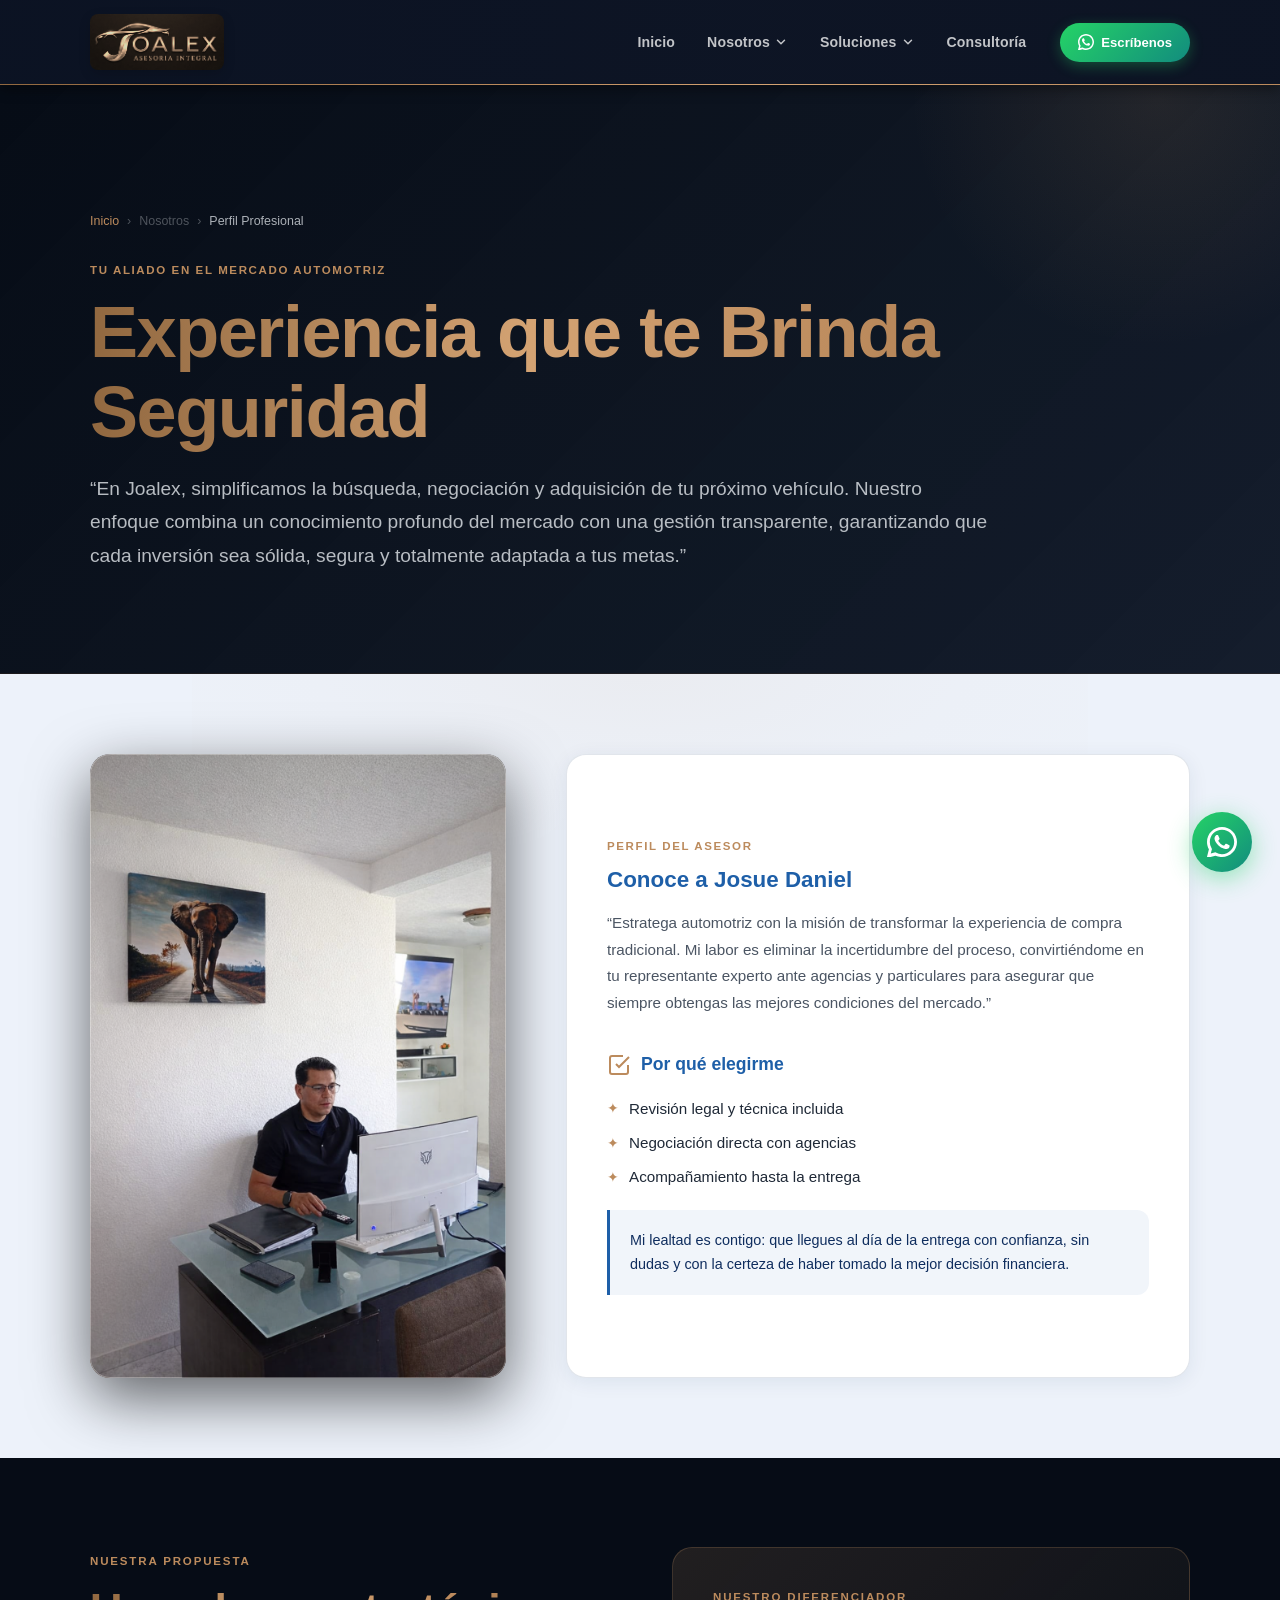
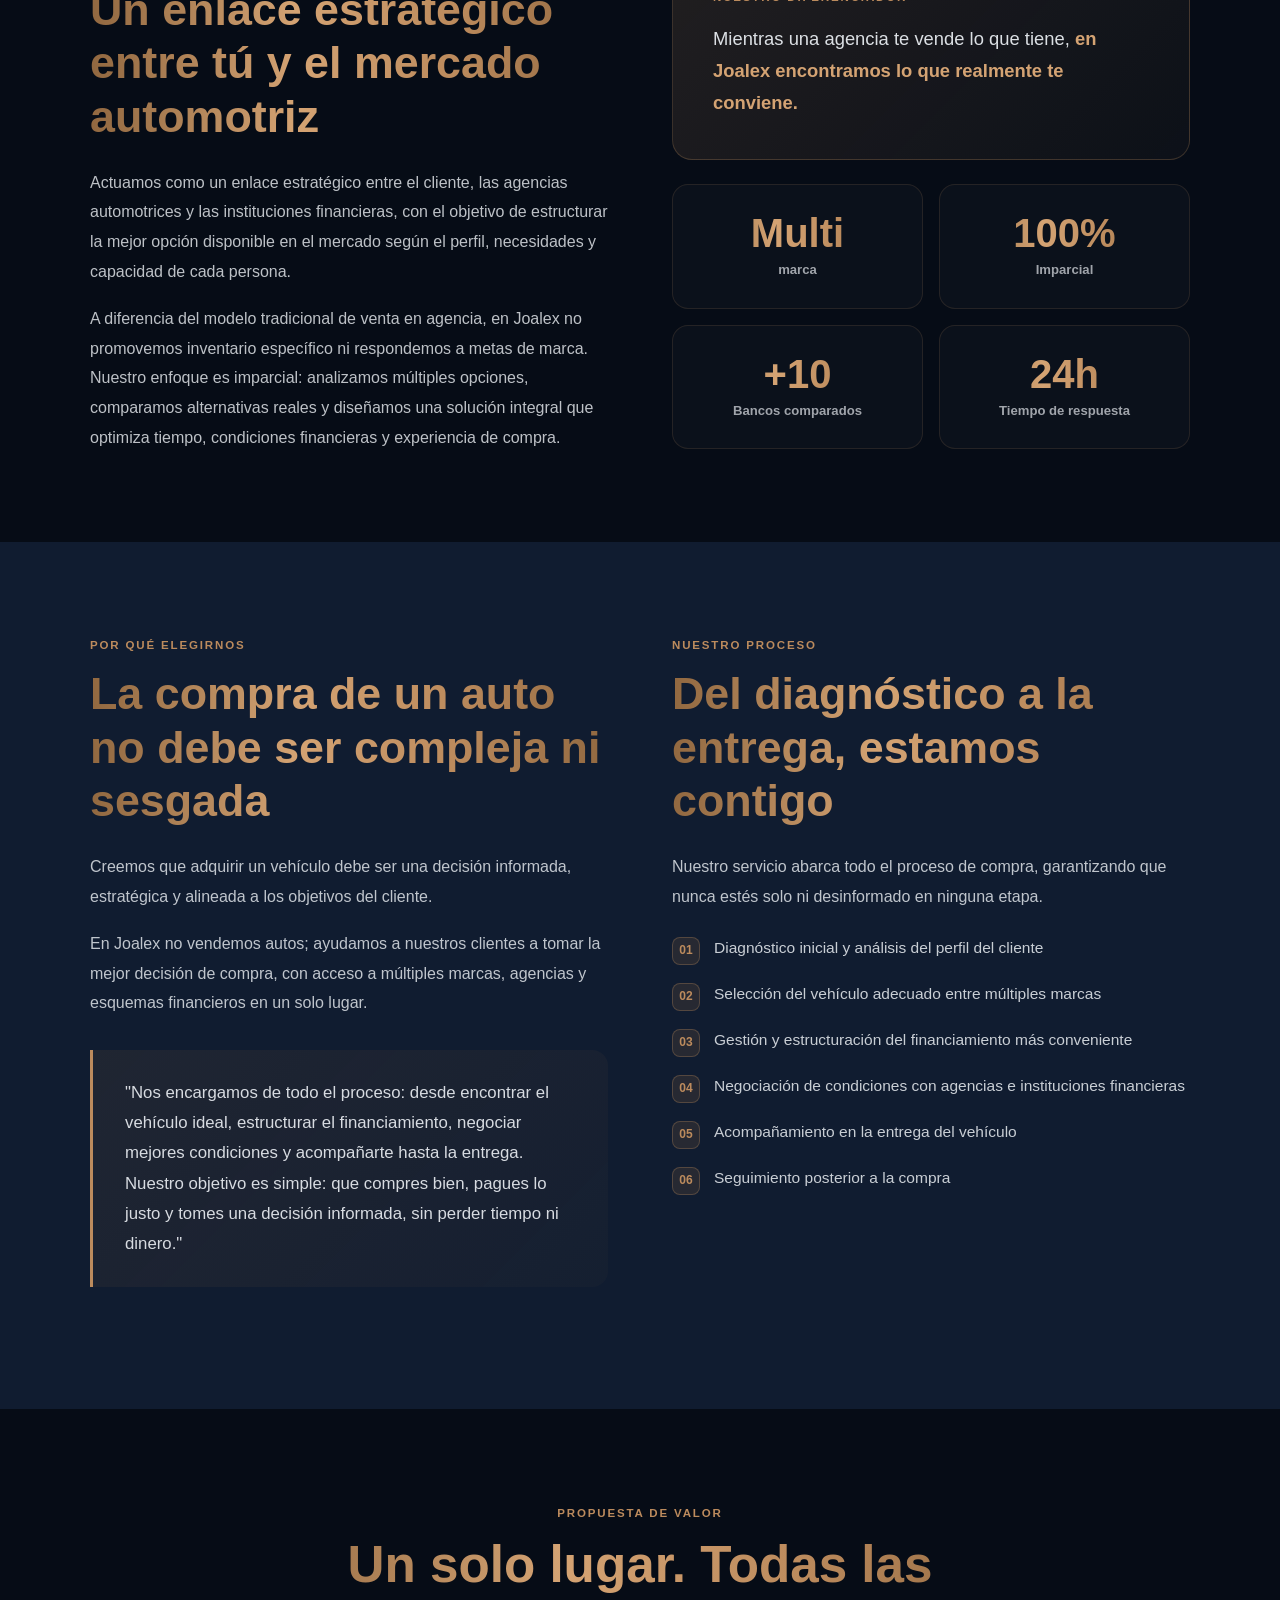
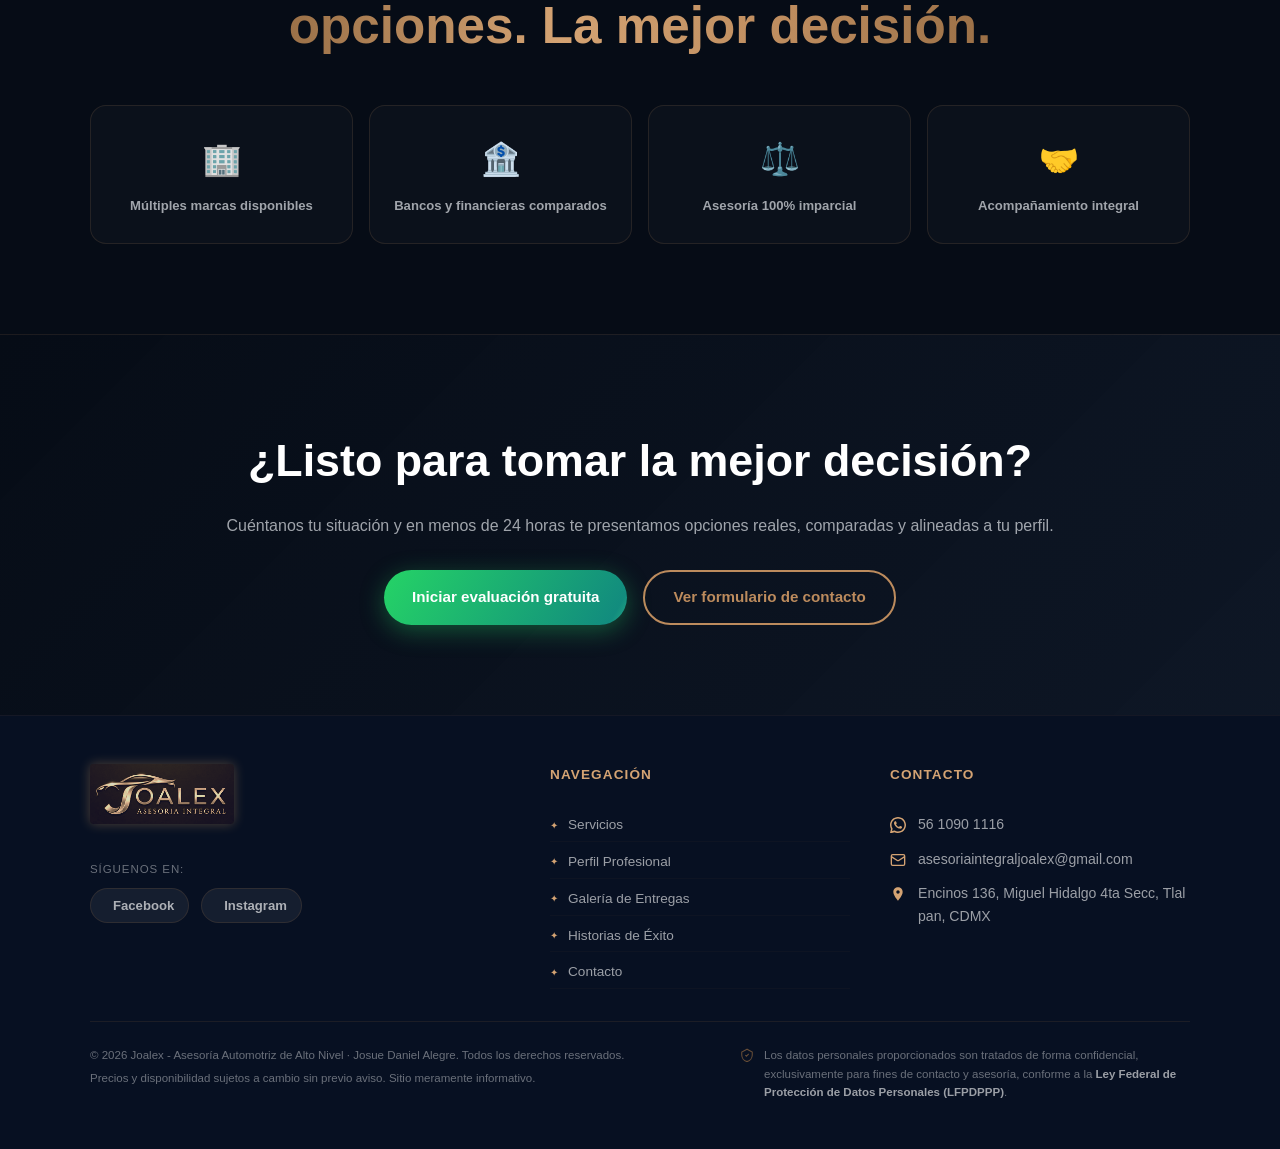
<file: acerca-de.html>
<!DOCTYPE html>
<html lang="es">

<head>
  <meta charset="UTF-8" />
  <meta name="viewport" content="width=device-width, initial-scale=1.0" />
  <title>Perfil Profesional — Joalex Asesoría Automotriz</title>
  <meta name="description"
    content="Conoce el perfil profesional de Josue, asesor automotriz con amplia experiencia en el mercado mexicano. Asesoría experta, imparcial y transparente para comprar el auto que realmente te conviene." />
  <link rel="preconnect" href="https://fonts.googleapis.com" />
  <link rel="preconnect" href="https://fonts.gstatic.com" crossorigin />
  <link
    href="https://fonts.googleapis.com/css2?family=Outfit:wght@300;400;500;600;700;800&family=Playfair+Display:ital,wght@0,500;0,700;0,800;1,500;1,700&display=swap"
    rel="stylesheet" />
  <meta http-equiv="Content-Security-Policy"
    content="default-src 'self'; script-src 'self' 'unsafe-inline' https://fonts.googleapis.com; style-src 'self' 'unsafe-inline' https://fonts.googleapis.com; font-src 'self' https://fonts.gstatic.com; img-src 'self' data: https://wa.me https://*.fbcdn.net https://cdn.simpleicons.org; connect-src 'self' https://wa.me; frame-src 'self' https://www.google.com https://maps.google.com;">
  <meta http-equiv="X-Frame-Options" content="DENY">
  <meta http-equiv="X-Content-Type-Options" content="nosniff">
  <meta name="referrer" content="strict-origin-when-cross-origin">
  <link rel="stylesheet" href="style.css" />

</head>

<body>

  <!-- ===================== HEADER ===================== -->
  <header class="header">
    <div class="header-inner container">
      <div class="logo">
        <a href="index.html" class="header-logo-link">
          <img src="Logo.jpeg" alt="JOALEX Asesoría Integral"
            style="height:56px;width:auto;object-fit:contain;display:block;filter:sepia(1) hue-rotate(-15deg) saturate(1.2) brightness(0.85) drop-shadow(0 0 4px rgba(188,139,93,0.5));"
            loading="eager">
        </a>

      </div>
      <nav class="main-nav" id="mainNav" aria-label="Navegación principal">
        <a href="index.html" class="nav-link">Inicio</a>
        <div class="nav-dropdown-wrap">
          <button class="nav-link nav-dropdown-btn" aria-expanded="false" aria-haspopup="true">
            Nosotros <svg class="nav-arrow" viewBox="0 0 24 24" fill="none" stroke="currentColor" stroke-width="2.5"
              stroke-linecap="round" stroke-linejoin="round" aria-hidden="true">
              <polyline points="6 9 12 15 18 9" />
            </svg>
          </button>
          <div class="nav-dropdown-menu" role="menu">
            <a href="acerca-de.html" class="nav-dropdown-item" role="menuitem"><span
                class="nav-drop-icon">✦</span>Perfil Profesional</a>
            <a href="mision-vision.html" class="nav-dropdown-item" role="menuitem"><span
                class="nav-drop-icon">✦</span>Filosofía y Valores</a>
            <a href="objetivo.html" class="nav-dropdown-item" role="menuitem"><span
                class="nav-drop-icon">✦</span>Nuestro Compromiso</a>
          </div>
        </div>
        <div class="nav-dropdown-wrap">
          <button class="nav-link nav-dropdown-btn" aria-expanded="false" aria-haspopup="true">
            Soluciones <svg class="nav-arrow" viewBox="0 0 24 24" fill="none" stroke="currentColor" stroke-width="2.5"
              stroke-linecap="round" stroke-linejoin="round" aria-hidden="true">
              <polyline points="6 9 12 15 18 9" />
            </svg>
          </button>
          <div class="nav-dropdown-menu" role="menu">
            <a href="servicios.html" class="nav-dropdown-item" role="menuitem"><span class="nav-drop-icon">✦</span>Catálogo de Soluciones</a>
            <a href="index.html#marcas" class="nav-dropdown-item" role="menuitem"><span class="nav-drop-icon">✦</span>Alianzas y Marcas</a>
            <a href="index.html#seminuevos" class="nav-dropdown-item" role="menuitem"><span class="nav-drop-icon">✦</span>Inventario del Mes</a>
            <a href="index.html#experiencia" class="nav-dropdown-item" role="menuitem"><span class="nav-drop-icon">✦</span>Galería de Entregas</a>
          </div>
        </div>
        <a href="servicios.html#contacto" class="nav-link">Consultoría</a>
      </nav>
      <a href="https://wa.me/5215610901116?text=Hola%20Josue,%20quiero%20informes%20de%20un%20auto"
        class="header-wa-cta" target="_blank" rel="noopener noreferrer">
        <svg viewBox="0 0 24 24" fill="currentColor" style="width:16px;height:16px;flex-shrink:0;">
          <path
            d="M17.472 14.382c-.297-.149-1.758-.867-2.03-.967-.273-.099-.471-.148-.67.15-.197.297-.767.966-.94 1.164-.173.199-.347.223-.644.075-.297-.15-1.255-.463-2.39-1.475-.883-.788-1.48-1.761-1.653-2.059-.173-.297-.018-.458.13-.606.134-.133.298-.347.446-.52.149-.174.198-.298.298-.497.099-.198.05-.371-.025-.52-.075-.149-.669-1.612-.916-2.207-.242-.579-.487-.5-.669-.51-.173-.008-.371-.01-.57-.01-.198 0-.52.074-.792.372-.272.297-1.04 1.016-1.04 2.479 0 1.462 1.065 2.875 1.213 3.074.149.198 2.096 3.2 5.077 4.487.709.306 1.262.489 1.694.625.712.227 1.36.195 1.871.118.571-.085 1.758-.719 2.006-1.413.248-.694.248-1.289.173-1.413-.074-.124-.272-.198-.57-.347z" />
          <path
            d="M12 0C5.373 0 0 5.373 0 12c0 2.123.557 4.116 1.532 5.845L.057 23.57a.75.75 0 0 0 .916.916l5.733-1.474A11.953 11.953 0 0 0 12 24c6.627 0 12-5.373 12-12S18.627 0 12 0zm0 21.75a9.713 9.713 0 0 1-4.95-1.358l-.355-.212-3.682.946.965-3.568-.232-.368A9.717 9.717 0 0 1 2.25 12C2.25 6.615 6.615 2.25 12 2.25S21.75 6.615 21.75 12 17.385 21.75 12 21.75z" />
        </svg>
        Escríbenos
      </a>
      <button class="menu-toggle" id="menuToggle" aria-label="Abrir menú"
        aria-expanded="false"><span></span><span></span><span></span></button>
    </div>
    <nav class="mobile-nav" id="mobileNav" aria-label="Menú móvil">
      <a href="index.html" class="mobile-nav-link">Inicio</a>
      <div class="mobile-accordion">
        <button class="mobile-accordion-btn" onclick="toggleAccordion(this)" aria-expanded="false">Nosotros <span
            class="mobile-acc-arrow">›</span></button>
        <div class="mobile-accordion-body">
          <a href="acerca-de.html">Perfil Profesional</a>
          <a href="mision-vision.html">Filosofía y Valores</a>
          <a href="objetivo.html">Nuestro Compromiso</a>
        </div>
      </div>
      <div class="mobile-accordion">
        <button class="mobile-accordion-btn" onclick="toggleAccordion(this)" aria-expanded="false">Soluciones <span
            class="mobile-acc-arrow">›</span></button>
        <div class="mobile-accordion-body">
          <a href="servicios.html">Catálogo de Soluciones</a>
          <a href="index.html#marcas">Alianzas y Marcas</a>
          <a href="index.html#seminuevos">Inventario del Mes</a>
          <a href="index.html#experiencia">Galería de Entregas</a>
        </div>
      </div>
      <a href="servicios.html#contacto" class="mobile-nav-link">Consultoría</a>
      <a href="https://wa.me/5215610901116" class="mobile-nav-link mobile-wa-link" target="_blank"
        rel="noopener noreferrer">
        <svg viewBox="0 0 24 24" fill="currentColor" style="width:20px;height:20px;flex-shrink:0;">
          <path
            d="M17.472 14.382c-.297-.149-1.758-.867-2.03-.967-.273-.099-.471-.148-.67.15-.197.297-.767.966-.94 1.164-.173.199-.347.223-.644.075-.297-.15-1.255-.463-2.39-1.475-.883-.788-1.48-1.761-1.653-2.059-.173-.297-.018-.458.13-.606.134-.133.298-.347.446-.52.149-.174.198-.298.298-.497.099-.198.05-.371-.025-.52-.075-.149-.669-1.612-.916-2.207-.242-.579-.487-.5-.669-.51-.173-.008-.371-.01-.57-.01-.198 0-.52.074-.792.372-.272.297-1.04 1.016-1.04 2.479 0 1.462 1.065 2.875 1.213 3.074.149.198 2.096 3.2 5.077 4.487.709.306 1.262.489 1.694.625.712.227 1.36.195 1.871.118.571-.085 1.758-.719 2.006-1.413.248-.694.248-1.289.173-1.413-.074-.124-.272-.198-.57-.347z" />
          <path
            d="M12 0C5.373 0 0 5.373 0 12c0 2.123.557 4.116 1.532 5.845L.057 23.57a.75.75 0 0 0 .916.916l5.733-1.474A11.953 11.953 0 0 0 12 24c6.627 0 12-5.373 12-12S18.627 0 12 0zm0 21.75a9.713 9.713 0 0 1-4.95-1.358l-.355-.212-3.682.946.965-3.568-.232-.368A9.717 9.717 0 0 1 2.25 12C2.25 6.615 6.615 2.25 12 2.25S21.75 6.615 21.75 12 17.385 21.75 12 21.75z" />
        </svg> Escríbenos
      </a>
    </nav>
  </header>

  <!-- ===================== PAGE HERO ===================== -->
  <section class="page-hero">
    <div class="container page-hero-inner">
      <div class="page-hero-breadcrumb">
        <a href="index.html">Inicio</a>
        <span>›</span>
        <span>Nosotros</span>
        <span>›</span>
        <span style="color:rgba(241,245,249,0.7)">Perfil Profesional</span>
      </div>
      <span class="section-eyebrow" style="letter-spacing:0.14em; text-transform:uppercase; color:var(--gold); font-weight:800;">Tu aliado en el mercado automotriz</span>
      <h1>Experiencia que te Brinda Seguridad</h1>
      <p class="page-hero-lead">&ldquo;En Joalex, simplificamos la búsqueda, negociación y adquisición de tu próximo vehículo. Nuestro enfoque combina un conocimiento profundo del mercado con una gestión transparente, garantizando que cada inversión sea sólida, segura y totalmente adaptada a tus metas.&rdquo;</p>
    </div>
  </section>

  <!-- ===================== PERFIL VISUAL ===================== -->
  <section class="visual-section" style="background: var(--dark); padding: clamp(48px,7vw,80px) 0;">
    <div class="container">
      <div class="resumen-grid-visual">
        <div class="resumen-image-wrapper">
          <img src="Ejecutivo1.png?v=2" alt="Josue Alegre asesor automotriz profesional" class="resumen-img"
            width="400" height="500" loading="lazy">
          <img src="Ejecutivo2.png?v=2" alt="Josue Alegre Asesor Multimarca" class="resumen-img img-crossfade"
            width="400" height="500" loading="lazy">
        </div>
        <div class="resumen-text-content">
          <div class="minimal-card"
            style="height:100%; display:flex; flex-direction:column; justify-content:center;">
            <span style="font-size:0.72rem; font-weight:800; letter-spacing:0.14em; text-transform:uppercase; color:var(--gold); display:block; margin-bottom:10px;">Perfil del Asesor</span>
            <h3 style="font-size:1.4rem; font-weight:700; color:white; margin-bottom:16px; line-height:1.3;">Conoce a Josue Daniel</h3>
            <p style="font-size:0.95rem; color:rgba(255,255,255,0.7); line-height:1.75; margin-bottom:14px;">
              &ldquo;Estratega automotriz con la misión de transformar la experiencia de compra tradicional. Mi labor
              es eliminar la incertidumbre del proceso, convirtiéndome en tu representante experto ante agencias y
              particulares para asegurar que siempre obtengas las mejores condiciones del mercado.&rdquo;
            </p>
            <h3 style="display:flex; align-items:center; gap:10px; font-size:1.1rem; font-weight:700; color:var(--gold-light); margin-bottom:18px; margin-top:20px;">
              <svg viewBox="0 0 24 24" fill="none" stroke="currentColor" stroke-width="2" style="width:24px;height:24px;stroke:var(--gold);">
                <polyline points="9 11 12 14 22 4"/><path d="M21 12v7a2 2 0 0 1-2 2H5a2 2 0 0 1-2-2V5a2 2 0 0 1 2-2h11"/>
              </svg>
              Por qué elegirme
            </h3>
            <ul class="habilidades">
              <li><span class="check-gold">✦</span> Revisión legal y técnica incluida</li>
              <li><span class="check-gold">✦</span> Negociación directa con agencias</li>
              <li><span class="check-gold">✦</span> Acompañamiento hasta la entrega</li>
            </ul>
            <div class="commitment-box" style="margin-top:20px;">
              Mi lealtad es contigo: que llegues al día de la entrega con confianza, sin dudas y con la certeza de
              haber tomado la mejor decisión financiera.
            </div>
          </div>
        </div>
      </div>
    </div>
  </section>

  <!-- ===================== ¿QUIÉNES SOMOS? ===================== -->
  <section class="content-section">
    <div class="container">
      <div class="two-col">
        <div>
          <span class="content-eyebrow">Nuestra propuesta</span>
          <h2 class="content-h2">Un enlace estratégico entre tú y el mercado automotriz</h2>
          <div class="content-body">
            <p>Actuamos como un enlace estratégico entre el cliente, las agencias automotrices y las instituciones
              financieras, con el objetivo de estructurar la mejor opción disponible en el mercado según el perfil,
              necesidades y capacidad de cada persona.</p>
            <p>A diferencia del modelo tradicional de venta en agencia, en Joalex no promovemos inventario específico ni
              respondemos a metas de marca. Nuestro enfoque es imparcial: analizamos múltiples opciones, comparamos
              alternativas reales y diseñamos una solución integral que optimiza tiempo, condiciones financieras y
              experiencia de compra.</p>
          </div>
        </div>
        <div>
          <div class="diff-card">
            <span class="diff-label">Nuestro diferenciador</span>
            <p>Mientras una agencia te vende lo que tiene, <strong>en Joalex encontramos lo que realmente te
                conviene.</strong></p>
          </div>
          <div style="margin-top: 24px;">
            <div class="pillars-grid" style="grid-template-columns: 1fr 1fr; margin-top:0;">
              <div class="pillar-item">
                <div class="pillar-num">Multi</div>
                <div class="pillar-label">marca</div>
              </div>
              <div class="pillar-item">
                <div class="pillar-num">100%</div>
                <div class="pillar-label">Imparcial</div>
              </div>
              <div class="pillar-item">
                <div class="pillar-num">+10</div>
                <div class="pillar-label">Bancos comparados</div>
              </div>
              <div class="pillar-item">
                <div class="pillar-num">24h</div>
                <div class="pillar-label">Tiempo de respuesta</div>
              </div>
            </div>
          </div>
        </div>
      </div>
    </div>
  </section>

  <!-- ===================== EL PROCESO ===================== -->
  <section class="content-section">
    <div class="container">
      <div class="two-col reverse">
        <div>
          <span class="content-eyebrow">Nuestro proceso</span>
          <h2 class="content-h2">Del diagnóstico a la entrega, estamos contigo</h2>
          <div class="content-body">
            <p>Nuestro servicio abarca todo el proceso de compra, garantizando que nunca estés solo ni desinformado en
              ninguna etapa.</p>
          </div>
          <ul class="process-list" style="margin-top: 24px;">
            <li>
              <div class="pl-icon">01</div>
              <div>Diagnóstico inicial y análisis del perfil del cliente</div>
            </li>
            <li>
              <div class="pl-icon">02</div>
              <div>Selección del vehículo adecuado entre múltiples marcas</div>
            </li>
            <li>
              <div class="pl-icon">03</div>
              <div>Gestión y estructuración del financiamiento más conveniente</div>
            </li>
            <li>
              <div class="pl-icon">04</div>
              <div>Negociación de condiciones con agencias e instituciones financieras</div>
            </li>
            <li>
              <div class="pl-icon">05</div>
              <div>Acompañamiento en la entrega del vehículo</div>
            </li>
            <li>
              <div class="pl-icon">06</div>
              <div>Seguimiento posterior a la compra</div>
            </li>
          </ul>
        </div>
        <div>
          <span class="content-eyebrow">Por qué elegirnos</span>
          <h2 class="content-h2">La compra de un auto no debe ser compleja ni sesgada</h2>
          <div class="content-body">
            <p>Creemos que adquirir un vehículo debe ser una decisión informada, estratégica y alineada a los objetivos
              del cliente.</p>
            <p>En Joalex no vendemos autos; ayudamos a nuestros clientes a tomar la mejor decisión de compra, con acceso
              a múltiples marcas, agencias y esquemas financieros en un solo lugar.</p>
          </div>
          <div class="highlight-box">
            <p>"Nos encargamos de todo el proceso: desde encontrar el vehículo ideal, estructurar el financiamiento,
              negociar mejores condiciones y acompañarte hasta la entrega. Nuestro objetivo es simple: que compres bien,
              pagues lo justo y tomes una decisión informada, sin perder tiempo ni dinero."</p>
          </div>
        </div>
      </div>
    </div>
  </section>

  <!-- ===================== PROPUESTA DE VALOR ===================== -->
  <section class="content-section">
    <div class="container">
      <div style="text-align:center; max-width:800px; margin: 0 auto;">
        <span class="content-eyebrow">Propuesta de valor</span>
        <h2 class="content-h2" style="font-size: clamp(2rem, 4vw, 3.2rem);">Un solo lugar. Todas las opciones. La mejor
          decisión.</h2>
      </div>
      <div class="pillars-grid" style="margin-top: 48px; grid-template-columns: repeat(4, 1fr);">
        <div class="pillar-item">
          <div style="font-size:2rem; margin-bottom:12px;">🏢</div>
          <div class="pillar-label">Múltiples marcas disponibles</div>
        </div>
        <div class="pillar-item">
          <div style="font-size:2rem; margin-bottom:12px;">🏦</div>
          <div class="pillar-label">Bancos y financieras comparados</div>
        </div>
        <div class="pillar-item">
          <div style="font-size:2rem; margin-bottom:12px;">⚖️</div>
          <div class="pillar-label">Asesoría 100% imparcial</div>
        </div>
        <div class="pillar-item">
          <div style="font-size:2rem; margin-bottom:12px;">🤝</div>
          <div class="pillar-label">Acompañamiento integral</div>
        </div>
      </div>
    </div>
  </section>

  <!-- ===================== CTA ===================== -->
  <section class="page-cta">
    <div class="container">
      <h2>¿Listo para tomar la mejor decisión?</h2>
      <p>Cuéntanos tu situación y en menos de 24 horas te presentamos opciones reales, comparadas y alineadas a tu
        perfil.</p>
      <div style="display:flex; gap:16px; justify-content:center; flex-wrap:wrap;">
        <a href="https://wa.me/5215610901116?text=Hola%20Josue,%20quiero%20evaluar%20mis%20opciones%20de%20cr%C3%A9dito"
          class="btn btn-primary" target="_blank" rel="noopener noreferrer">Iniciar evaluación gratuita</a>
        <a href="servicios.html#contacto" class="btn btn-secondary">Ver formulario de contacto</a>
      </div>
    </div>
  </section>

  <!-- ===================== FOOTER ===================== -->
  <footer class="footer">
    <div class="container">
      <!-- Grid principal 3 columnas -->
      <div id="footerGrid" class="footer-grid">
        <!-- Col 1: Logo + redes -->
        <div class="footer-col footer-about">
          <a href="index.html" class="footer-logo-wrap" style="display:inline-block; margin-bottom: 20px;">
            <img src="Logo.jpeg" alt="JOALEX Asesoría" class="footer-logo-img"
              style="height: 60px; width: auto; object-fit: contain; border-radius: 4px; filter: sepia(1) hue-rotate(-15deg) saturate(1.2) brightness(0.85) drop-shadow(0 0 6px rgba(188,139,93,0.4));">
          </a>
          <div class="footer-social">
            <p class="footer-label">Síguenos en:</p>
            <div class="footer-social-links">
              <a href="https://www.facebook.com/josue.alegre.142" target="_blank" rel="noopener noreferrer"
                class="social-btn facebook" title="Facebook">
                <svg viewBox="0 0 24 24" fill="currentColor">
                  <path
                    d="M24 12.073c0-6.627-5.373-12-12-12s-12 5.373-12 12c0 5.99 4.388 10.954 10.125 11.854v-8.385H7.078v-3.47h3.047V9.43c0-3.007 1.792-4.669 4.533-4.669 1.312 0 2.686.235 2.686.235v2.953H15.83c-1.491 0-1.956.925-1.956 1.874v2.25h3.328l-.532 3.47h-2.796v8.385C19.612 23.027 24 18.062 24 12.073z" />
                </svg>
                Facebook
              </a>
              <a href="https://www.instagram.com/joalex_0498?igsh=MXZ6ZXh2Y3VhcGdrOA%3D%3D" target="_blank"
                rel="noopener noreferrer" class="social-btn instagram" title="Instagram">
                <svg viewBox="0 0 24 24" fill="currentColor">
                  <path
                    d="M12 2.163c3.204 0 3.584.012 4.85.07 3.252.148 4.771 1.691 4.919 4.919.058 1.265.069 1.645.069 4.849 0 3.205-.012 3.584-.069 4.849-.149 3.225-1.664 4.771-4.919 4.919-1.266.058-1.644.07-4.85.07-3.204 0-3.584-.012-4.849-.07-3.26-.149-4.771-1.699-4.919-4.92-.058-1.265-.07-1.644-.07-4.849 0-3.204.013-3.583.07-4.849.149-3.227 1.664-4.771 4.919-4.919 1.266-.057 1.645-.069 4.849-.069zm0-2.163c-3.259 0-3.667.014-4.947.072-4.358.2-6.78 2.618-6.98 6.98-.059 1.281-.073 1.689-.073 4.948 0 3.259.014 3.668.072 4.948.2 4.358 2.618 6.78 6.98 6.98 1.281.058 1.689.072 4.948.072 3.259 0 3.668-.014 4.948-.072 4.354-.2 6.782-2.618 6.979-6.98.059-1.28.073-1.689.073-4.948 0-3.259-.014-3.667-.072-4.947-.196-4.354-2.617-6.78-6.979-6.98-1.281-.059-1.69-.073-4.949-.073zm0 5.838c-3.403 0-6.162 2.759-6.162 6.162s2.759 6.163 6.162 6.163 6.162-2.759 6.162-6.163c0-3.403-2.759-6.162-6.162-6.162zm0 10.162c-2.209 0-4-1.79-4-4 0-2.209 1.791-4 4-4s4 1.791 4 4c0 2.21-1.791 4-4 4zm6.406-11.845c-.796 0-1.441.645-1.441 1.44s.645 1.44 1.441 1.44c.795 0 1.439-.645 1.439-1.44s-.644-1.44-1.439-1.44z" />
                </svg>
                Instagram
              </a>
            </div>
          </div>
        </div>

        <!-- Col 2: Navegación rápida -->
        <div class="footer-col footer-nav">
          <h4 class="footer-title">Navegación</h4>
          <ul class="footer-links">
            <li><a href="servicios.html"><span>✦</span> Servicios</a></li>
            <li><a href="acerca-de.html"><span>✦</span> Perfil Profesional</a></li>
            <li><a href="index.html#experiencia"><span>✦</span> Galería de Entregas</a></li>
            <li><a href="index.html#testimonios"><span>✦</span> Historias de Éxito</a></li>
            <li><a href="servicios.html#contacto"><span>✦</span> Contacto</a></li>
          </ul>
        </div>

        <!-- Col 3: Contacto -->
        <div class="footer-col footer-contact">
          <h4 class="footer-title">Contacto</h4>
          <ul class="footer-contact-list">
            <li>
              <svg viewBox="0 0 24 24" fill="currentColor">
                <path
                  d="M17.472 14.382c-.297-.149-1.758-.867-2.03-.967-.273-.099-.471-.148-.67.15-.197.297-.767.966-.94 1.164-.173.199-.347.223-.644.075-.297-.15-1.255-.463-2.39-1.475-.883-.788-1.48-1.761-1.653-2.059-.173-.297-.018-.458.13-.606.134-.133.298-.347.446-.52.149-.174.198-.298.298-.497.099-.198.05-.371-.025-.52-.075-.149-.669-1.612-.916-2.207-.242-.579-.487-.5-.669-.51-.173-.008-.371-.01-.57-.01-.198 0-.52.074-.792.372-.272.297-1.04 1.016-1.04 2.479 0 1.462 1.065 2.875 1.213 3.074.149.198 2.096 3.2 5.077 4.487.709.306 1.262.489 1.694.625.712.227 1.36.195 1.871.118.571-.085 1.758-.719 2.006-1.413.248-.694.248-1.289.173-1.413-.074-.124-.272-.198-.57-.347z" />
                <path
                  d="M12 0C5.373 0 0 5.373 0 12c0 2.123.557 4.116 1.532 5.845L.057 23.57a.75.75 0 0 0 .916.916l5.733-1.474A11.953 11.953 0 0 0 12 24c6.627 0 12-5.373 12-12S18.627 0 12 0zm0 21.75a9.713 9.713 0 0 1-4.95-1.358l-.355-.212-3.682.946.965-3.568-.232-.368A9.717 9.717 0 0 1 2.25 12C2.25 6.615 6.615 2.25 12 2.25S21.75 6.615 21.75 12 17.385 21.75 12 21.75z" />
              </svg>
              <a href="https://wa.me/5215610901116?text=Hola%20Josue,%20quiero%20informes%20de%20un%20auto"
                target="_blank" rel="noopener noreferrer">56 1090 1116</a>
            </li>
            <li>
              <svg viewBox="0 0 24 24" fill="none" stroke="currentColor" stroke-width="2">
                <rect x="2" y="4" width="20" height="16" rx="2" />
                <path d="m22 7-8.97 5.7a1.94 1.94 0 0 1-2.06 0L2 7" />
              </svg>
              <a href="mailto:asesoriaintegraljoalex@gmail.com">asesoriaintegraljoalex@gmail.com</a>
            </li>
            <li>
              <svg viewBox="0 0 24 24" fill="currentColor">
                <path
                  d="M12 2C8.13 2 5 5.13 5 9c0 5.25 7 13 7 13s7-7.75 7-13c0-3.87-3.13-7-7-7zm0 9.5c-1.38 0-2.5-1.12-2.5-2.5s1.12-2.5 2.5-2.5 2.5 1.12 2.5 2.5-1.12 2.5-2.5 2.5z" />
              </svg>
              <a href="https://share.google/NDEFLMH5rmBPbDOVB" target="_blank" rel="noopener noreferrer">Encinos 136,
                Miguel Hidalgo 4ta Secc, Tlalpan, CDMX</a>
            </li>
          </ul>
        </div>
      </div>

      <!-- Barra legal inferior -->
      <div class="footer-legal-bar">
        <div class="footer-legal-info">
          <p>© 2026 Joalex - Asesoría Automotriz de Alto Nivel · Josue Daniel Alegre. Todos los derechos reservados.</p>
          <p>Precios y disponibilidad sujetos a cambio sin previo aviso. Sitio meramente informativo.</p>
        </div>
        <div class="footer-privacy-box">
          <svg viewBox="0 0 24 24" fill="none" stroke="currentColor" stroke-width="1.8">
            <path d="M12 2L3 7v5c0 5.25 3.75 10.15 9 11.35C17.25 22.15 21 17.25 21 12V7L12 2z" />
            <polyline points="9 12 11 14 15 10" />
          </svg>
          <p>Los datos personales proporcionados son tratados de forma confidencial, exclusivamente para fines de
            contacto y asesoría, conforme a la <strong>Ley Federal de Protección de Datos Personales (LFPDPPP)</strong>.
          </p>
        </div>
      </div>
    </div>
  </footer>

  <a href="https://wa.me/5215610901116?text=Hola%20Josue,%20quiero%20informes%20de%20un%20auto" class="wa-float"
    target="_blank" rel="noopener noreferrer" title="Chatear por WhatsApp">
    <svg viewBox="0 0 24 24" fill="currentColor">
      <path
        d="M17.472 14.382c-.297-.149-1.758-.867-2.03-.967-.273-.099-.471-.148-.67.15-.197.297-.767.966-.94 1.164-.173.199-.347.223-.644.075-.297-.15-1.255-.463-2.39-1.475-.883-.788-1.48-1.761-1.653-2.059-.173-.297-.018-.458.13-.606.134-.133.298-.347.446-.52.149-.174.198-.298.298-.497.099-.198.05-.371-.025-.52-.075-.149-.669-1.612-.916-2.207-.242-.579-.487-.5-.669-.51-.173-.008-.371-.01-.57-.01-.198 0-.52.074-.792.372-.272.297-1.04 1.016-1.04 2.479 0 1.462 1.065 2.875 1.213 3.074.149.198 2.096 3.2 5.077 4.487.709.306 1.262.489 1.694.625.712.227 1.36.195 1.871.118.571-.085 1.758-.719 2.006-1.413.248-.694.248-1.289.173-1.413-.074-.124-.272-.198-.57-.347z" />
      <path
        d="M12 0C5.373 0 0 5.373 0 12c0 2.123.557 4.116 1.532 5.845L.057 23.57a.75.75 0 0 0 .916.916l5.733-1.474A11.953 11.953 0 0 0 12 24c6.627 0 12-5.373 12-12S18.627 0 12 0zm0 21.75a9.713 9.713 0 0 1-4.95-1.358l-.355-.212-3.682.946.965-3.568-.232-.368A9.717 9.717 0 0 1 2.25 12C2.25 6.615 6.615 2.25 12 2.25S21.75 6.615 21.75 12 17.385 21.75 12 21.75z" />
    </svg>
  </a>

  <script>
    const menuToggle = document.getElementById('menuToggle');
    const mobileNav = document.getElementById('mobileNav');
    if (menuToggle) {
      menuToggle.addEventListener('click', function () {
        const isOpen = mobileNav.classList.toggle('open');
        menuToggle.setAttribute('aria-expanded', isOpen ? 'true' : 'false');
      });
    }
    document.addEventListener('click', function (e) {
      if (mobileNav && !mobileNav.contains(e.target) && menuToggle && !menuToggle.contains(e.target)) {
        mobileNav.classList.remove('open');
        menuToggle.setAttribute('aria-expanded', 'false');
      }
    });
    function toggleAccordion(btn) {
      const body = btn.nextElementSibling;
      const isOpen = body.classList.toggle('open');
      btn.setAttribute('aria-expanded', isOpen ? 'true' : 'false');
      document.querySelectorAll('.mobile-accordion-body.open').forEach(el => {
        if (el !== body) { el.classList.remove('open'); el.previousElementSibling.setAttribute('aria-expanded', 'false'); }
      });
    }
    // Reveal on scroll
    const revealObserver = new IntersectionObserver((entries) => {
      entries.forEach(entry => { if (entry.isIntersecting) { entry.target.classList.add('visible'); revealObserver.unobserve(entry.target); } });
    }, { threshold: 0.1 });
    document.querySelectorAll('.reveal, .reveal-left, .reveal-right, .pillar-item, .process-list li').forEach(el => revealObserver.observe(el));
  </script>
</body>

</html>
</file>
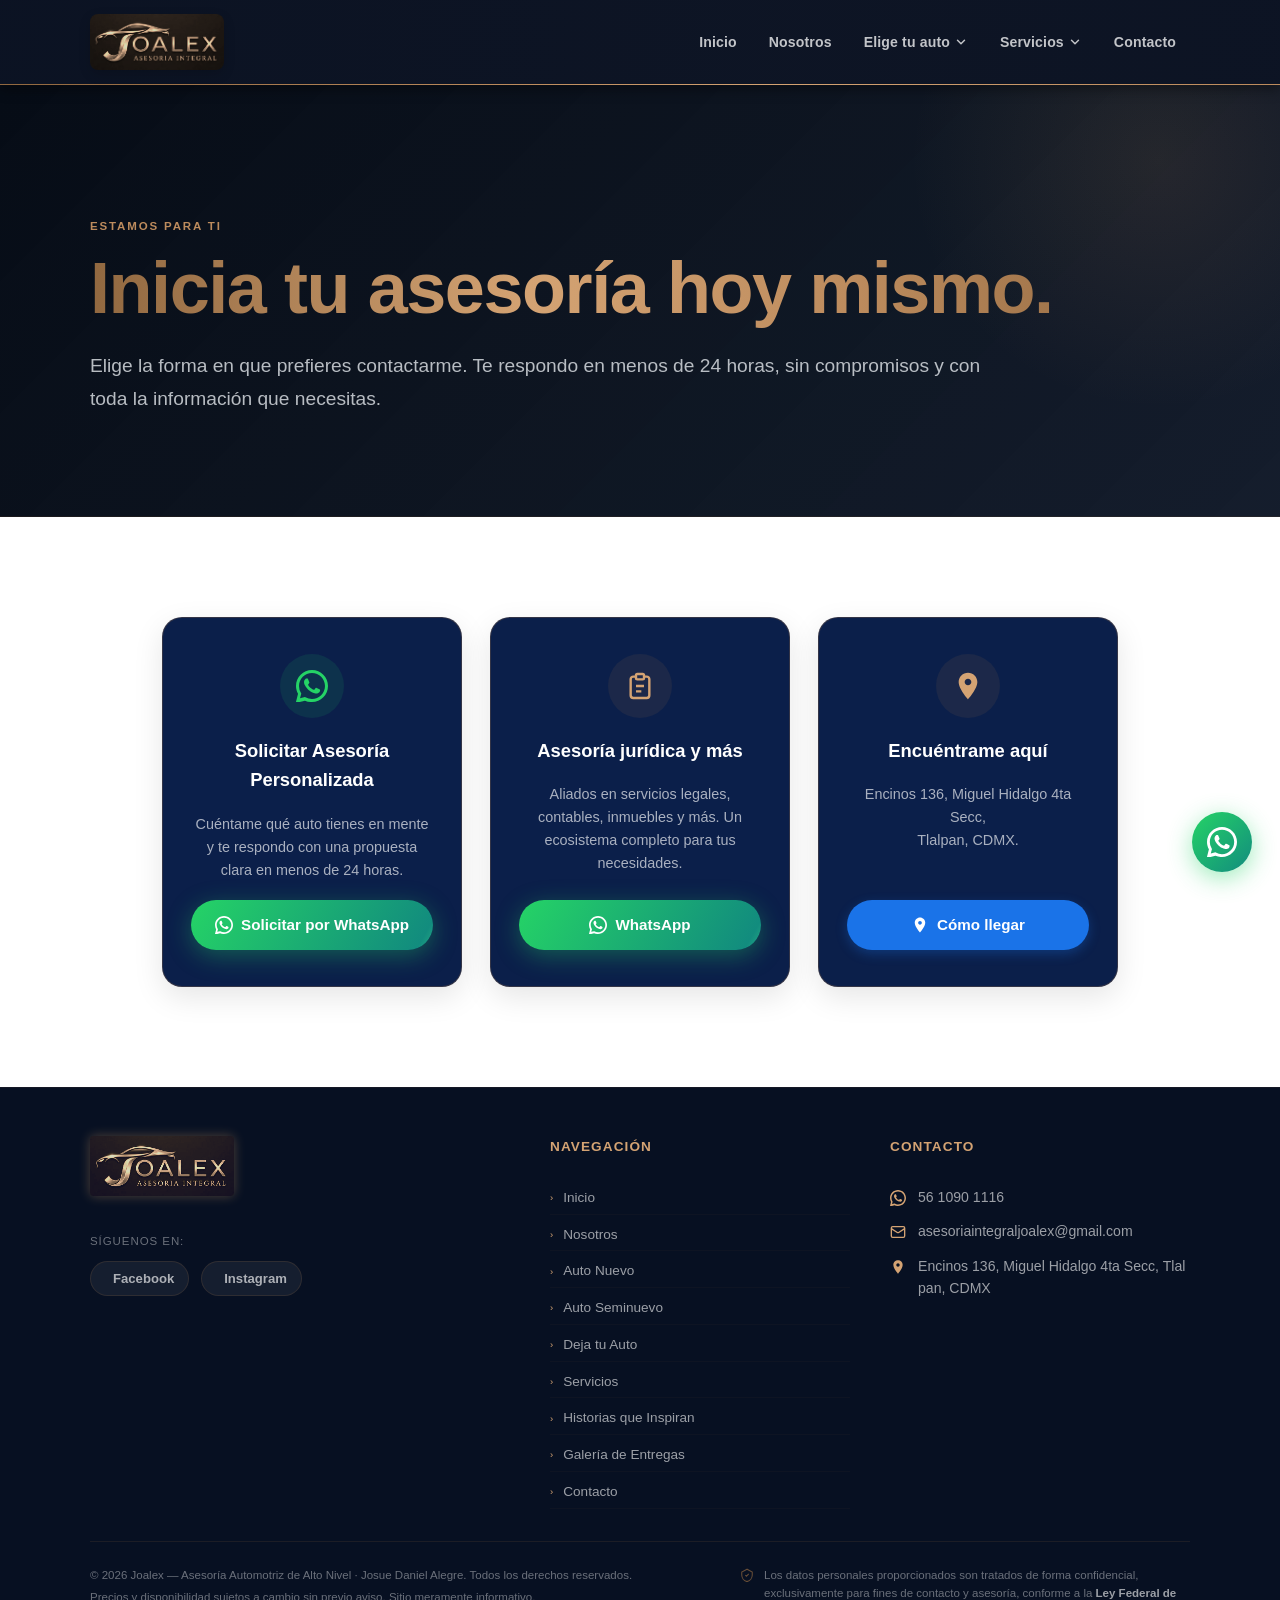
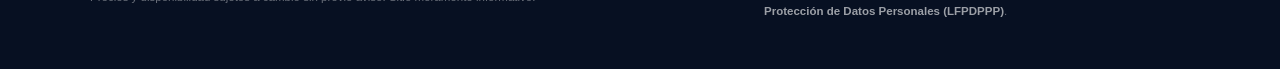
<file: contacto.html>
<!DOCTYPE html>
<html lang="es">

<head>
  <meta charset="UTF-8" />
  <meta name="viewport" content="width=device-width, initial-scale=1.0" />
  <title>Contacto · Joalex Asesoría Automotriz</title>
  <meta name="description"
    content="Contáctanos para solicitar asesoría personalizada, conocer nuestros servicios jurídicos o encontrar nuestra ubicación. Respondemos en menos de 24 horas." />
  <link rel="preconnect" href="https://fonts.googleapis.com" />
  <link rel="preconnect" href="https://fonts.gstatic.com" crossorigin />
  <link
    href="https://fonts.googleapis.com/css2?family=Montserrat:wght@400;500;600;700;800&family=Open+Sans:wght@400;500;600;700&display=swap"
    rel="stylesheet" />
  <meta http-equiv="Content-Security-Policy"
    content="default-src 'self'; script-src 'self' 'unsafe-inline' https://fonts.googleapis.com; style-src 'self' 'unsafe-inline' https://fonts.googleapis.com; font-src 'self' https://fonts.gstatic.com; img-src 'self' data: https://wa.me https://*.fbcdn.net; connect-src 'self' https://wa.me; frame-src 'self' https://www.google.com https://maps.google.com;">
  <meta http-equiv="X-Frame-Options" content="DENY">
  <meta http-equiv="X-Content-Type-Options" content="nosniff">
  <meta name="referrer" content="strict-origin-when-cross-origin">
  <link rel="stylesheet" href="style.css" />
</head>

<body>

  <header class="header">
    <div class="header-inner container">
      <div class="logo">
        <a href="index.html" class="header-logo-link">
          <img src="Logo.jpg" alt="JOALEX Asesoría Integral"
            style="height:56px;width:auto;object-fit:contain;display:block;filter:sepia(1) hue-rotate(-15deg) saturate(1.2) brightness(0.85) drop-shadow(0 0 4px rgba(188,139,93,0.5));"
            loading="lazy">
        </a>
      </div>
      <nav class="main-nav" id="mainNav" aria-label="Navegación principal">
        <a href="index.html" class="nav-link ">Inicio</a>
        <a href="mision-vision.html" class="nav-link ">Nosotros</a>

        <!-- Elige tu auto -->
        <div class="nav-dropdown-wrap" id="dropInventario">
          <button class="nav-link nav-dropdown-btn " id="btnInventario" aria-expanded="false" aria-haspopup="true">
            Elige tu auto
            <svg class="nav-arrow" viewBox="0 0 24 24" fill="none" stroke="currentColor" stroke-width="2.5"
              stroke-linecap="round" stroke-linejoin="round" aria-hidden="true">
              <polyline points="6 9 12 15 18 9" />
            </svg>
          </button>
          <div class="nav-dropdown-menu" id="menuInventario" role="menu">
            <a href="index.html#nuevo" class="nav-dropdown-item" role="menuitem"><span class="nav-drop-icon"><svg viewBox="0 0 24 24" fill="none" stroke="currentColor" stroke-width="2" style="width:12px;height:12px"><polyline points="9 18 15 12 9 6"/></svg></span>Nuevo</a>
            <a href="seminuevo.html" class="nav-dropdown-item" role="menuitem"><span class="nav-drop-icon"><svg viewBox="0 0 24 24" fill="none" stroke="currentColor" stroke-width="2" style="width:12px;height:12px"><polyline points="9 18 15 12 9 6"/></svg></span>Seminuevo</a>
            <a href="deja-tu-auto.html" class="nav-dropdown-item" role="menuitem"><span class="nav-drop-icon"><svg viewBox="0 0 24 24" fill="none" stroke="currentColor" stroke-width="2" style="width:12px;height:12px"><polyline points="9 18 15 12 9 6"/></svg></span>Deja tu auto</a>
          </div>
        </div>

        <!-- Servicios -->
        <div class="nav-dropdown-wrap" id="dropServicios">
          <button class="nav-link nav-dropdown-btn " id="btnServicios" aria-expanded="false" aria-haspopup="true">
            Servicios
            <svg class="nav-arrow" viewBox="0 0 24 24" fill="none" stroke="currentColor" stroke-width="2.5"
              stroke-linecap="round" stroke-linejoin="round" aria-hidden="true">
              <polyline points="6 9 12 15 18 9" />
            </svg>
          </button>
          <div class="nav-dropdown-menu" id="menuServicios" role="menu">
            <a href="servicios.html" class="nav-dropdown-item" role="menuitem"><span class="nav-drop-icon"><svg viewBox="0 0 24 24" fill="none" stroke="currentColor" stroke-width="2" style="width:12px;height:12px"><polyline points="9 18 15 12 9 6"/></svg></span>Consulta Servicios</a>
            <a href="historias-que-inspiran.html" class="nav-dropdown-item" role="menuitem"><span class="nav-drop-icon"><svg viewBox="0 0 24 24" fill="none" stroke="currentColor" stroke-width="2" style="width:12px;height:12px"><polyline points="9 18 15 12 9 6"/></svg></span>Historias que Inspiran</a>
            <a href="galeria-de-entregas.html" class="nav-dropdown-item" role="menuitem"><span class="nav-drop-icon"><svg viewBox="0 0 24 24" fill="none" stroke="currentColor" stroke-width="2" style="width:12px;height:12px"><polyline points="9 18 15 12 9 6"/></svg></span>Galería de Entregas</a>
          </div>
        </div>

        <!-- Contacto -->
        <a href="contacto.html" class="nav-link nav-link--active">Contacto</a>
      </nav>

      <button class="menu-toggle" id="menuToggle" aria-label="Abrir menú" aria-expanded="false">
        <span></span><span></span><span></span>
      </button>
    </div>

    <nav class="mobile-nav" id="mobileNav" aria-label="Menú móvil">
      <a href="index.html" class="mobile-nav-link ">Inicio</a>
      <a href="mision-vision.html" class="mobile-nav-link ">Nosotros</a>

      <div class="mobile-accordion">
        <button class="mobile-accordion-btn" onclick="toggleAccordion(this)" aria-expanded="false">
          Elige tu auto <span class="mobile-acc-arrow">›</span>
        </button>
        <div class="mobile-accordion-body">
          <a href="index.html#nuevo">Nuevo</a>
          <a href="seminuevo.html">Seminuevo</a>
          <a href="deja-tu-auto.html">Deja tu auto</a>
        </div>
      </div>

      <div class="mobile-accordion">
        <button class="mobile-accordion-btn" onclick="toggleAccordion(this)" aria-expanded="false">
          Servicios <span class="mobile-acc-arrow">›</span>
        </button>
        <div class="mobile-accordion-body">
          <a href="servicios.html">Consulta Servicios</a>
          <a href="historias-que-inspiran.html">Historias que Inspiran</a>
          <a href="galeria-de-entregas.html">Galería de Entregas</a>
        </div>
      </div>

      <a href="contacto.html" class="mobile-nav-link nav-link--active">Contacto</a>
    </nav>
  </header>

  <!-- HERO -->
  <section class="page-hero">
    <div class="container page-hero-inner">
      <span class="section-eyebrow">Estamos para ti</span>
      <h1>Inicia tu asesoría hoy mismo.</h1>
      <p class="page-hero-lead">Elige la forma en que prefieres contactarme. Te respondo en menos de 24 horas, sin
        compromisos y con toda la información que necesitas.</p>
    </div>
  </section>

  <!-- LAS 3 TARJETAS DE CONTACTO -->
  <section id="contacto" style="background: #FFFFFF; padding: clamp(70px,9vw,100px) 0;">
    <div class="container">
      <div
        style="display:flex;flex-wrap:wrap;gap:28px;justify-content:center;align-items:stretch;max-width:980px;margin:0 auto;">

        <!-- Card 1: Solicitar Asesoría Personalizada -->
        <div id="personalizada"
          style="flex:1;min-width:260px;max-width:300px;background:#0B1F4A;border:1px solid rgba(145,104,64,0.3);border-radius:20px;padding:36px 28px;display:flex;flex-direction:column;align-items:center;gap:18px;text-align:center;transition:border-color 0.3s,box-shadow 0.3s,transform 0.3s; box-shadow: 0 10px 30px rgba(0,0,0,0.1);"
          onmouseover="this.style.borderColor='rgba(145,104,64,0.6)';this.style.boxShadow='0 16px 48px rgba(0,0,0,0.25)';this.style.transform='translateY(-4px)'"
          onmouseout="this.style.borderColor='rgba(145,104,64,0.3)';this.style.boxShadow='0 10px 30px rgba(0,0,0,0.1)';this.style.transform='translateY(0)'">
          <div
            style="width:64px;height:64px;border-radius:50%;background:rgba(37,211,102,0.1);display:flex;align-items:center;justify-content:center;">
            <svg viewBox="0 0 24 24" fill="#25D366" style="width:32px;height:32px;">
              <path
                d="M17.472 14.382c-.297-.149-1.758-.867-2.03-.967-.273-.099-.471-.148-.67.15-.197.297-.767.966-.94 1.164-.173.199-.347.223-.644.075-.297-.15-1.255-.463-2.39-1.475-.883-.788-1.48-1.761-1.653-2.059-.173-.297-.018-.458.13-.606.134-.133.298-.347.446-.52.149-.174.198-.298.298-.497.099-.198.05-.371-.025-.52-.075-.149-.669-1.612-.916-2.207-.242-.579-.487-.5-.669-.51-.173-.008-.371-.01-.57-.01-.198 0-.52.074-.792.372-.272.297-1.04 1.016-1.04 2.479 0 1.462 1.065 2.875 1.213 3.074.149.198 2.096 3.2 5.077 4.487.709.306 1.262.489 1.694.625.712.227 1.36.195 1.871.118.571-.085 1.758-.719 2.006-1.413.248-.694.248-1.289.173-1.413-.074-.124-.272-.198-.57-.347z" />
              <path
                d="M12 0C5.373 0 0 5.373 0 12c0 2.123.557 4.116 1.532 5.845L.057 23.57a.75.75 0 0 0 .916.916l5.733-1.474A11.953 11.953 0 0 0 12 24c6.627 0 12-5.373 12-12S18.627 0 12 0zm0 21.75a9.713 9.713 0 0 1-4.95-1.358l-.355-.212-3.682.946.965-3.568-.232-.368A9.717 9.717 0 0 1 2.25 12C2.25 6.615 6.615 2.25 12 2.25S21.75 6.615 21.75 12 17.385 21.75 12 21.75z" />
            </svg>
          </div>
          <h3 style="font-size:1.15rem;color:white;margin:0;font-weight:700;">Solicitar Asesoría Personalizada</h3>
          <p style="font-size:0.9rem;color:rgba(255,255,255,0.65);margin:0;line-height:1.6;">Cuéntame qué auto tienes en
            mente y te respondo con una propuesta clara en menos de 24 horas.</p>
          <a href="https://wa.me/5215610901116?text=Hola%20Josue,%20quiero%20solicitar%20asesor%C3%ADa%20personalizada"
            class="btn btn-primary" target="_blank" rel="noopener noreferrer"
            style="width:100%;justify-content:center;display:flex;align-items:center;gap:8px;margin-top:auto;">
            <svg viewBox="0 0 24 24" fill="currentColor" style="width:18px;height:18px;flex-shrink:0;">
              <path
                d="M17.472 14.382c-.297-.149-1.758-.867-2.03-.967-.273-.099-.471-.148-.67.15-.197.297-.767.966-.94 1.164-.173.199-.347.223-.644.075-.297-.15-1.255-.463-2.39-1.475-.883-.788-1.48-1.761-1.653-2.059-.173-.297-.018-.458.13-.606.134-.133.298-.347.446-.52.149-.174.198-.298.298-.497.099-.198.05-.371-.025-.52-.075-.149-.669-1.612-.916-2.207-.242-.579-.487-.5-.669-.51-.173-.008-.371-.01-.57-.01-.198 0-.52.074-.792.372-.272.297-1.04 1.016-1.04 2.479 0 1.462 1.065 2.875 1.213 3.074.149.198 2.096 3.2 5.077 4.487.709.306 1.262.489 1.694.625.712.227 1.36.195 1.871.118.571-.085 1.758-.719 2.006-1.413.248-.694.248-1.289.173-1.413-.074-.124-.272-.198-.57-.347z" />
              <path
                d="M12 0C5.373 0 0 5.373 0 12c0 2.123.557 4.116 1.532 5.845L.057 23.57a.75.75 0 0 0 .916.916l5.733-1.474A11.953 11.953 0 0 0 12 24c6.627 0 12-5.373 12-12S18.627 0 12 0zm0 21.75a9.713 9.713 0 0 1-4.95-1.358l-.355-.212-3.682.946.965-3.568-.232-.368A9.717 9.717 0 0 1 2.25 12C2.25 6.615 6.615 2.25 12 2.25S21.75 6.615 21.75 12 17.385 21.75 12 21.75z" />
            </svg>
            Solicitar por WhatsApp
          </a>
        </div>

        <!-- Card 2: Asesoría Jurídica y más -->
        <div id="juridica"
          style="flex:1;min-width:260px;max-width:300px;background:#0B1F4A;border:1px solid rgba(145,104,64,0.3);border-radius:20px;padding:36px 28px;display:flex;flex-direction:column;align-items:center;gap:18px;text-align:center;transition:border-color 0.3s,box-shadow 0.3s,transform 0.3s; box-shadow: 0 10px 30px rgba(0,0,0,0.1);"
          onmouseover="this.style.borderColor='rgba(145,104,64,0.6)';this.style.boxShadow='0 16px 48px rgba(0,0,0,0.25)';this.style.transform='translateY(-4px)'"
          onmouseout="this.style.borderColor='rgba(145,104,64,0.3)';this.style.boxShadow='0 10px 30px rgba(0,0,0,0.1)';this.style.transform='translateY(0)'">
          <div
            style="width:64px;height:64px;border-radius:50%;background:rgba(145,104,64,0.12);display:flex;align-items:center;justify-content:center;">
            <svg viewBox="0 0 24 24" fill="none" stroke="var(--gold-light)" stroke-width="1.8"
              style="width:32px;height:32px;">
              <path d="M9 5H7a2 2 0 0 0-2 2v12a2 2 0 0 0 2 2h10a2 2 0 0 0 2-2V7a2 2 0 0 0-2-2h-2" />
              <rect x="9" y="3" width="6" height="4" rx="1" />
              <path d="M9 12h6M9 16h4" />
            </svg>
          </div>
          <h3 style="font-size:1.15rem;color:white;margin:0;font-weight:700;">Asesoría jurídica y más</h3>
          <p style="font-size:0.9rem;color:rgba(255,255,255,0.65);margin:0;line-height:1.6;">Aliados en servicios
            legales, contables, inmuebles y más. Un ecosistema completo para tus necesidades.</p>
          <a href="https://wa.me/5215610901116?text=Hola,%20quisiera%20informaci%C3%B3n%20sobre%20asesor%C3%ADa%20jur%C3%ADdica"
            class="btn btn-primary" target="_blank" rel="noopener noreferrer"
            style="width:100%;justify-content:center;display:flex;align-items:center;gap:8px;margin-top:auto;">
            <svg viewBox="0 0 24 24" fill="currentColor" style="width:18px;height:18px;flex-shrink:0;">
              <path
                d="M17.472 14.382c-.297-.149-1.758-.867-2.03-.967-.273-.099-.471-.148-.67.15-.197.297-.767.966-.94 1.164-.173.199-.347.223-.644.075-.297-.15-1.255-.463-2.39-1.475-.883-.788-1.48-1.761-1.653-2.059-.173-.297-.018-.458.13-.606.134-.133.298-.347.446-.52.149-.174.198-.298.298-.497.099-.198.05-.371-.025-.52-.075-.149-.669-1.612-.916-2.207-.242-.579-.487-.5-.669-.51-.173-.008-.371-.01-.57-.01-.198 0-.52.074-.792.372-.272.297-1.04 1.016-1.04 2.479 0 1.462 1.065 2.875 1.213 3.074.149.198 2.096 3.2 5.077 4.487.709.306 1.262.489 1.694.625.712.227 1.36.195 1.871.118.571-.085 1.758-.719 2.006-1.413.248-.694.248-1.289.173-1.413-.074-.124-.272-.198-.57-.347z" />
              <path
                d="M12 0C5.373 0 0 5.373 0 12c0 2.123.557 4.116 1.532 5.845L.057 23.57a.75.75 0 0 0 .916.916l5.733-1.474A11.953 11.953 0 0 0 12 24c6.627 0 12-5.373 12-12S18.627 0 12 0zm0 21.75a9.713 9.713 0 0 1-4.95-1.358l-.355-.212-3.682.946.965-3.568-.232-.368A9.717 9.717 0 0 1 2.25 12C2.25 6.615 6.615 2.25 12 2.25S21.75 6.615 21.75 12 17.385 21.75 12 21.75z" />
            </svg>
            WhatsApp
          </a>
        </div>

        <!-- Card 3: Encuéntrame aquí -->
        <div id="ubicacion"
          style="flex:1;min-width:260px;max-width:300px;background:#0B1F4A;border:1px solid rgba(145,104,64,0.3);border-radius:20px;padding:36px 28px;display:flex;flex-direction:column;align-items:center;gap:18px;text-align:center;transition:border-color 0.3s,box-shadow 0.3s,transform 0.3s; box-shadow: 0 10px 30px rgba(0,0,0,0.1);"
          onmouseover="this.style.borderColor='rgba(145,104,64,0.6)';this.style.boxShadow='0 16px 48px rgba(0,0,0,0.25)';this.style.transform='translateY(-4px)'"
          onmouseout="this.style.borderColor='rgba(145,104,64,0.3)';this.style.boxShadow='0 10px 30px rgba(0,0,0,0.1)';this.style.transform='translateY(0)'">
          <div
            style="width:64px;height:64px;border-radius:50%;background:rgba(145,104,64,0.12);display:flex;align-items:center;justify-content:center;">
            <svg viewBox="0 0 24 24" fill="currentColor" style="width:32px;height:32px;color:var(--gold-light);">
              <path
                d="M12 2C8.13 2 5 5.13 5 9c0 5.25 7 13 7 13s7-7.75 7-13c0-3.87-3.13-7-7-7zm0 9.5c-1.38 0-2.5-1.12-2.5-2.5s1.12-2.5 2.5-2.5 2.5 1.12 2.5 2.5-1.12 2.5-2.5 2.5z" />
            </svg>
          </div>
          <h3 style="font-size:1.15rem;color:white;margin:0;font-weight:700;">Encuéntrame aquí</h3>
          <p style="font-size:0.9rem;color:rgba(255,255,255,0.65);margin:0;line-height:1.6;">Encinos 136, Miguel Hidalgo
            4ta Secc,<br>Tlalpan, CDMX.</p>
          <a href="https://share.google/NDEFLMH5rmBPbDOVB" class="btn btn-google" target="_blank"
            rel="noopener noreferrer"
            style="width:100%;justify-content:center;display:flex;align-items:center;gap:8px;margin-top:auto;">
            <svg viewBox="0 0 24 24" fill="currentColor" style="width:18px;height:18px;flex-shrink:0;">
              <path
                d="M12 2C8.13 2 5 5.13 5 9c0 5.25 7 13 7 13s7-7.75 7-13c0-3.87-3.13-7-7-7zm0 9.5c-1.38 0-2.5-1.12-2.5-2.5s1.12-2.5 2.5-2.5 2.5 1.12 2.5 2.5-1.12 2.5-2.5 2.5z" />
            </svg>
            Cómo llegar
          </a>
        </div>

      </div>
    </div>
  </section>

  <!-- FOOTER -->
  <footer class="footer">
    <div class="container">
      <div id="footerGrid" class="footer-grid">

        <!-- Col 1: Logo + redes -->
        <div class="footer-col footer-about">
          <a href="index.html" class="footer-logo-wrap" style="display:inline-block; margin-bottom: 20px;">
            <img src="Logo.jpg" alt="JOALEX Asesor&iacute;a Integral" class="footer-logo-img"
              style="height: 60px; width: auto; object-fit: contain; border-radius: 4px; filter: sepia(1) hue-rotate(-15deg) saturate(1.2) brightness(0.85) drop-shadow(0 0 6px rgba(188,139,93,0.4));">
          </a>
          <div class="footer-social">
            <p class="footer-label">S&iacute;guenos en:</p>
            <div class="footer-social-links">
              <a href="https://www.facebook.com/josue.alegre.142" target="_blank" rel="noopener noreferrer"
                class="social-btn facebook" title="Facebook">
                <svg viewBox="0 0 24 24" fill="currentColor">
                  <path d="M24 12.073c0-6.627-5.373-12-12-12s-12 5.373-12 12c0 5.99 4.388 10.954 10.125 11.854v-8.385H7.078v-3.47h3.047V9.43c0-3.007 1.792-4.669 4.533-4.669 1.312 0 2.686.235 2.686.235v2.953H15.83c-1.491 0-1.956.925-1.956 1.874v2.25h3.328l-.532 3.47h-2.796v8.385C19.612 23.027 24 18.062 24 12.073z" />
                </svg>
                Facebook
              </a>
              <a href="https://www.instagram.com/joalex_0498?igsh=MXZ6ZXh2Y3VhcGdrOA%3D%3D" target="_blank"
                rel="noopener noreferrer" class="social-btn instagram" title="Instagram">
                <svg viewBox="0 0 24 24" fill="currentColor">
                  <path d="M12 2.163c3.204 0 3.584.012 4.85.07 3.252.148 4.771 1.691 4.919 4.919.058 1.265.069 1.645.069 4.849 0 3.205-.012 3.584-.069 4.849-.149 3.225-1.664 4.771-4.919 4.919-1.266.058-1.644.07-4.85.07-3.204 0-3.584-.012-4.849-.07-3.26-.149-4.771-1.699-4.919-4.92-.058-1.265-.07-1.644-.07-4.849 0-3.204.013-3.583.07-4.849.149-3.227 1.664-4.771 4.919-4.919 1.266-.057 1.645-.069 4.849-.069zm0-2.163c-3.259 0-3.667.014-4.947.072-4.358.2-6.78 2.618-6.98 6.98-.059 1.281-.073 1.689-.073 4.948 0 3.259.014 3.668.072 4.948.2 4.358 2.618 6.78 6.98 6.98 1.281.058 1.689.072 4.948.072 3.259 0 3.668-.014 4.948-.072 4.354-.2 6.782-2.618 6.979-6.98.059-1.28.073-1.689.073-4.948 0-3.259-.014-3.667-.072-4.947-.196-4.354-2.617-6.78-6.979-6.98-1.281-.059-1.69-.073-4.949-.073zm0 5.838c-3.403 0-6.162 2.759-6.162 6.162s2.759 6.163 6.162 6.163 6.162-2.759 6.162-6.163c0-3.403-2.759-6.162-6.162-6.162zm0 10.162c-2.209 0-4-1.79-4-4 0-2.209 1.791-4 4-4s4 1.791 4 4c0 2.21-1.791 4-4 4zm6.406-11.845c-.796 0-1.441.645-1.441 1.44s.645 1.44 1.441 1.44c.795 0 1.439-.645 1.439-1.44s-.644-1.44-1.439-1.44z" />
                </svg>
                Instagram
              </a>
            </div>
          </div>
        </div>

        <!-- Col 2: Navegacion -->
        <div class="footer-col footer-nav">
          <h4 class="footer-title">Navegaci&oacute;n</h4>
          <ul class="footer-links">
            <li><a href="index.html"><span>&#8250;</span> Inicio</a></li>
            <li><a href="mision-vision.html"><span>&#8250;</span> Nosotros</a></li>
            <li><a href="index.html#nuevo"><span>&#8250;</span> Auto Nuevo</a></li>
            <li><a href="seminuevo.html"><span>&#8250;</span> Auto Seminuevo</a></li>
            <li><a href="deja-tu-auto.html"><span>&#8250;</span> Deja tu Auto</a></li>
            <li><a href="servicios.html"><span>&#8250;</span> Servicios</a></li>
            <li><a href="historias-que-inspiran.html"><span>&#8250;</span> Historias que Inspiran</a></li>
            <li><a href="galeria-de-entregas.html"><span>&#8250;</span> Galer&iacute;a de Entregas</a></li>
            <li><a href="contacto.html"><span>&#8250;</span> Contacto</a></li>
          </ul>
        </div>

        <!-- Col 3: Contacto -->
        <div class="footer-col footer-contact">
          <h4 class="footer-title">Contacto</h4>
          <ul class="footer-contact-list">
            <li>
              <svg viewBox="0 0 24 24" fill="currentColor">
                <path d="M17.472 14.382c-.297-.149-1.758-.867-2.03-.967-.273-.099-.471-.148-.67.15-.197.297-.767.966-.94 1.164-.173.199-.347.223-.644.075-.297-.15-1.255-.463-2.39-1.475-.883-.788-1.48-1.761-1.653-2.059-.173-.297-.018-.458.13-.606.134-.133.298-.347.446-.52.149-.174.198-.298.298-.497.099-.198.05-.371-.025-.52-.075-.149-.669-1.612-.916-2.207-.242-.579-.487-.5-.669-.51-.173-.008-.371-.01-.57-.01-.198 0-.52.074-.792.372-.272.297-1.04 1.016-1.04 2.479 0 1.462 1.065 2.875 1.213 3.074.149.198 2.096 3.2 5.077 4.487.709.306 1.262.489 1.694.625.712.227 1.36.195 1.871.118.571-.085 1.758-.719 2.006-1.413.248-.694.248-1.289.173-1.413-.074-.124-.272-.198-.57-.347z" />
                <path d="M12 0C5.373 0 0 5.373 0 12c0 2.123.557 4.116 1.532 5.845L.057 23.57a.75.75 0 0 0 .916.916l5.733-1.474A11.953 11.953 0 0 0 12 24c6.627 0 12-5.373 12-12S18.627 0 12 0zm0 21.75a9.713 9.713 0 0 1-4.95-1.358l-.355-.212-3.682.946.965-3.568-.232-.368A9.717 9.717 0 0 1 2.25 12C2.25 6.615 6.615 2.25 12 2.25S21.75 6.615 21.75 12 17.385 21.75 12 21.75z" />
              </svg>
              <a href="https://wa.me/5215610901116?text=Hola%20Josue,%20quiero%20informes%20de%20un%20auto"
                target="_blank" rel="noopener noreferrer">56 1090 1116</a>
            </li>
            <li>
              <svg viewBox="0 0 24 24" fill="none" stroke="currentColor" stroke-width="2">
                <rect x="2" y="4" width="20" height="16" rx="2" />
                <path d="m22 7-8.97 5.7a1.94 1.94 0 0 1-2.06 0L2 7" />
              </svg>
              <a href="mailto:asesoriaintegraljoalex@gmail.com">asesoriaintegraljoalex@gmail.com</a>
            </li>
            <li>
              <svg viewBox="0 0 24 24" fill="currentColor">
                <path d="M12 2C8.13 2 5 5.13 5 9c0 5.25 7 13 7 13s7-7.75 7-13c0-3.87-3.13-7-7-7zm0 9.5c-1.38 0-2.5-1.12-2.5-2.5s1.12-2.5 2.5-2.5 2.5 1.12 2.5 2.5-1.12 2.5-2.5 2.5z" />
              </svg>
              <a href="https://share.google/NDEFLMH5rmBPbDOVB" target="_blank" rel="noopener noreferrer">Encinos 136, Miguel Hidalgo 4ta Secc, Tlalpan, CDMX</a>
            </li>
          </ul>
        </div>
      </div>

      <!-- Barra legal inferior -->
      <div class="footer-legal-bar">
        <div class="footer-legal-info">
          <p>&copy; 2026 Joalex &mdash; Asesor&iacute;a Automotriz de Alto Nivel &middot; Josue Daniel Alegre. Todos los derechos reservados.</p>
          <p>Precios y disponibilidad sujetos a cambio sin previo aviso. Sitio meramente informativo.</p>
        </div>
        <div class="footer-privacy-box">
          <svg viewBox="0 0 24 24" fill="none" stroke="currentColor" stroke-width="1.8">
            <path d="M12 2L3 7v5c0 5.25 3.75 10.15 9 11.35C17.25 22.15 21 17.25 21 12V7L12 2z" />
            <polyline points="9 12 11 14 15 10" />
          </svg>
          <p>Los datos personales proporcionados son tratados de forma confidencial, exclusivamente para fines de contacto y asesor&iacute;a, conforme a la <strong>Ley Federal de Protecci&oacute;n de Datos Personales (LFPDPPP)</strong>.</p>
        </div>
      </div>
    </div>
  </footer>

  <a href="https://wa.me/5215610901116?text=Hola%20Josue,%20quiero%20informes%20de%20un%20auto" class="wa-float"
    target="_blank" rel="noopener noreferrer" title="WhatsApp"><svg viewBox="0 0 24 24" fill="currentColor">
      <path
        d="M17.472 14.382c-.297-.149-1.758-.867-2.03-.967-.273-.099-.471-.148-.67.15-.197.297-.767.966-.94 1.164-.173.199-.347.223-.644.075-.297-.15-1.255-.463-2.39-1.475-.883-.788-1.48-1.761-1.653-2.059-.173-.297-.018-.458.13-.606.134-.133.298-.347.446-.52.149-.174.198-.298.298-.497.099-.198.05-.371-.025-.52-.075-.149-.669-1.612-.916-2.207-.242-.579-.487-.5-.669-.51-.173-.008-.371-.01-.57-.01-.198 0-.52.074-.792.372-.272.297-1.04 1.016-1.04 2.479 0 1.462 1.065 2.875 1.213 3.074.149.198 2.096 3.2 5.077 4.487.709.306 1.262.489 1.694.625.712.227 1.36.195 1.871.118.571-.085 1.758-.719 2.006-1.413.248-.694.248-1.289.173-1.413-.074-.124-.272-.198-.57-.347z" />
      <path
        d="M12 0C5.373 0 0 5.373 0 12c0 2.123.557 4.116 1.532 5.845L.057 23.57a.75.75 0 0 0 .916.916l5.733-1.474A11.953 11.953 0 0 0 12 24c6.627 0 12-5.373 12-12S18.627 0 12 0zm0 21.75a9.713 9.713 0 0 1-4.95-1.358l-.355-.212-3.682.946.965-3.568-.232-.368A9.717 9.717 0 0 1 2.25 12C2.25 6.615 6.615 2.25 12 2.25S21.75 6.615 21.75 12 17.385 21.75 12 21.75z" />
    </svg></a>

  <script>
    const menuToggle = document.getElementById('menuToggle');
    const mobileNav = document.getElementById('mobileNav');
    if (menuToggle) {
      menuToggle.addEventListener('click', function () {
        const o = mobileNav.classList.toggle('open');
        menuToggle.setAttribute('aria-expanded', o ? 'true' : 'false');
      });
    }
    document.addEventListener('click', function (e) {
      if (mobileNav && !mobileNav.contains(e.target) && menuToggle && !menuToggle.contains(e.target)) {
        mobileNav.classList.remove('open');
        menuToggle.setAttribute('aria-expanded', 'false');
      }
    });
    
    // ── Dropdowns de escritorio: un solo menú abierto a la vez ──
    const allDropBtns = document.querySelectorAll('.nav-dropdown-btn');

    function closeAllDropdowns(except) {
      allDropBtns.forEach(function(btn) {
        if (btn !== except) {
          btn.setAttribute('aria-expanded', 'false');
        }
      });
    }

    // Un único listener en document maneja todo: toggle, cierre de otros y cierre al click afuera
    document.addEventListener('click', function(e) {
      const clickedBtn = e.target.closest('.nav-dropdown-btn');
      const clickedWrap = e.target.closest('.nav-dropdown-wrap');

      if (clickedBtn) {
        const isOpen = clickedBtn.getAttribute('aria-expanded') === 'true';
        closeAllDropdowns(clickedBtn);
        clickedBtn.setAttribute('aria-expanded', isOpen ? 'false' : 'true');
      } else if (!clickedWrap) {
        closeAllDropdowns(null);
      }
    });

    // Cerrar con Escape
    document.addEventListener('keydown', function(e) {
      if (e.key === 'Escape') closeAllDropdowns(null);
    });
    function toggleAccordion(btn) {
      const body = btn.nextElementSibling;
      const o = body.classList.toggle('open');
      btn.setAttribute('aria-expanded', o ? 'true' : 'false');
      document.querySelectorAll('.mobile-accordion-body.open').forEach(el => {
        if (el !== body) { el.classList.remove('open'); el.previousElementSibling.setAttribute('aria-expanded', 'false'); }
      });
    }
    document.querySelectorAll('.nav-dropdown-wrap').forEach(function (wrap) {
      const btn = wrap.querySelector('.nav-dropdown-btn');
      const menu = wrap.querySelector('.nav-dropdown-menu');
      if (!btn || !menu) return;
      btn.addEventListener('click', function (e) {
        e.stopPropagation();
        const isOpen = btn.getAttribute('aria-expanded') === 'true';
        document.querySelectorAll('.nav-dropdown-btn').forEach(b => b.setAttribute('aria-expanded', 'false'));
        document.querySelectorAll('.nav-dropdown-menu').forEach(m => m.classList.remove('open'));
        if (!isOpen) { btn.setAttribute('aria-expanded', 'true'); menu.classList.add('open'); }
      });
    });
    document.addEventListener('click', function () {
      document.querySelectorAll('.nav-dropdown-btn').forEach(b => b.setAttribute('aria-expanded', 'false'));
      document.querySelectorAll('.nav-dropdown-menu').forEach(m => m.classList.remove('open'));
    });
  </script>

</body>

</html>
</file>
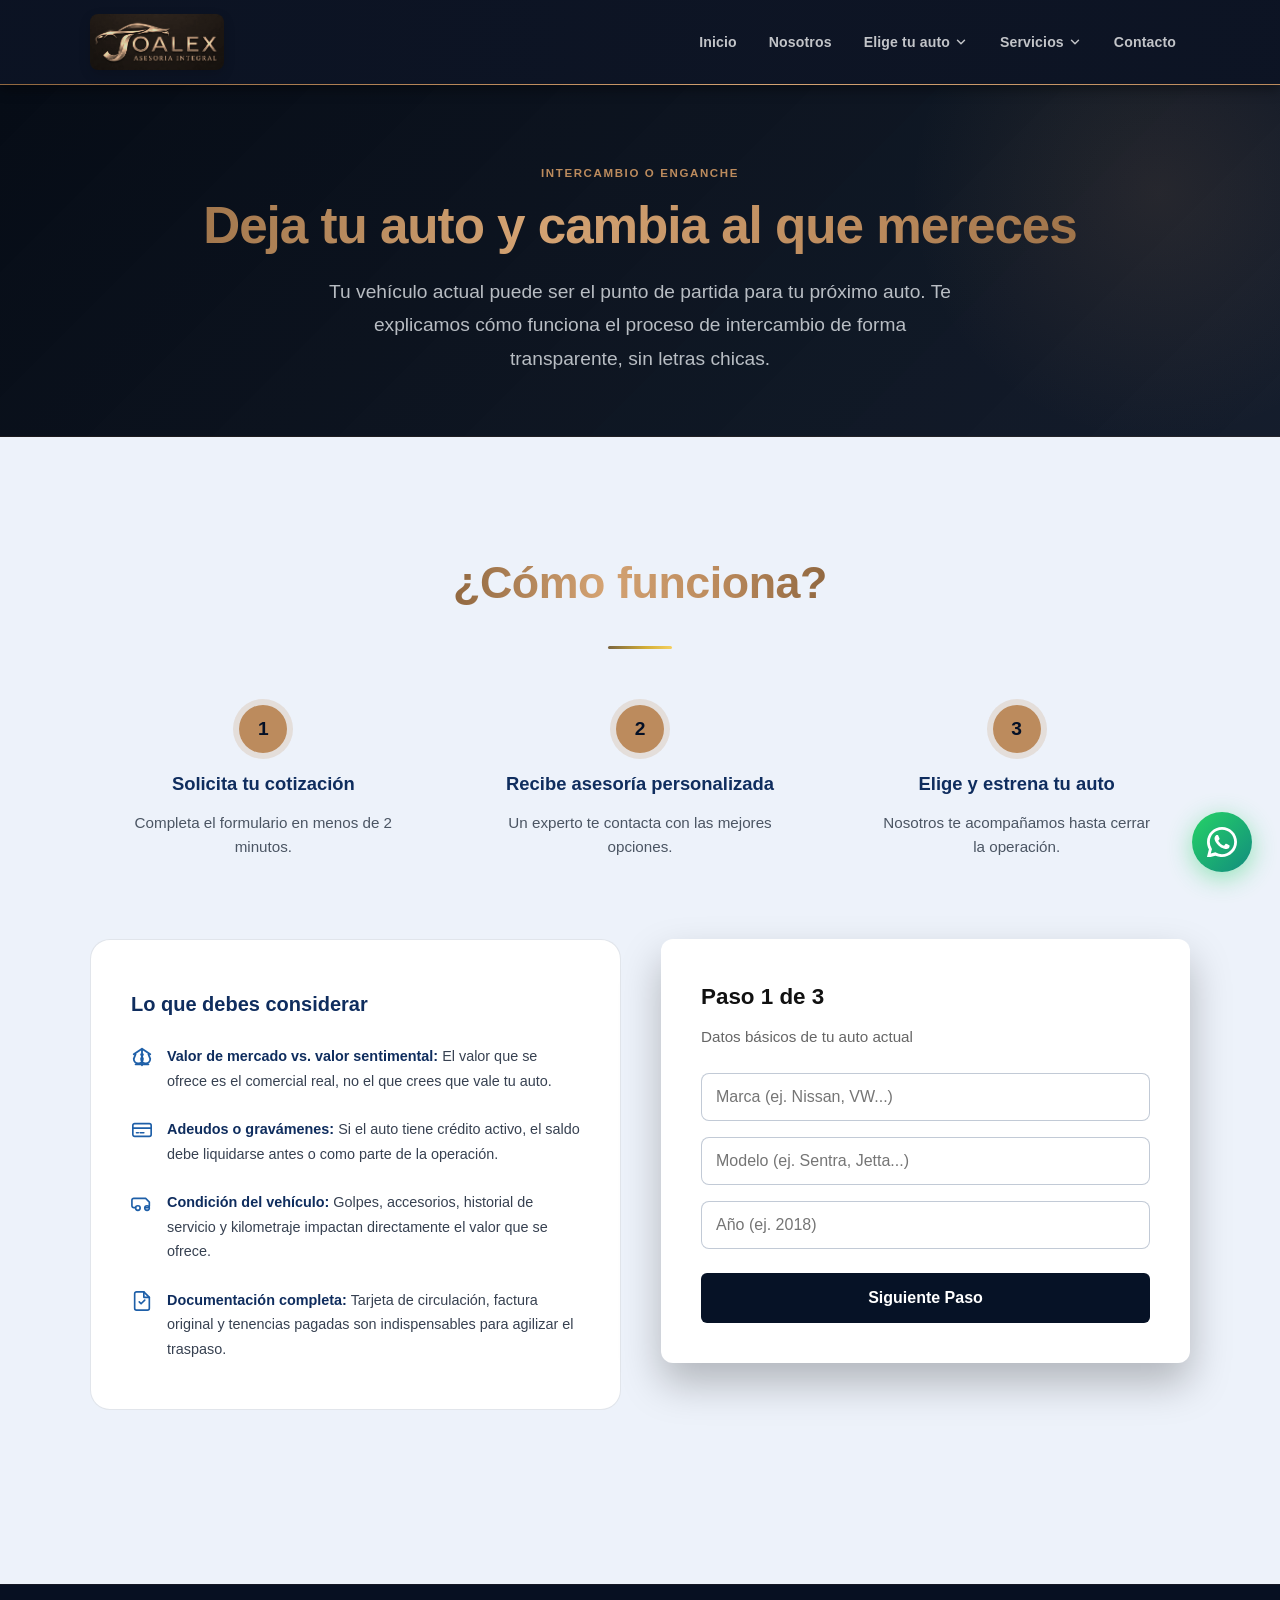
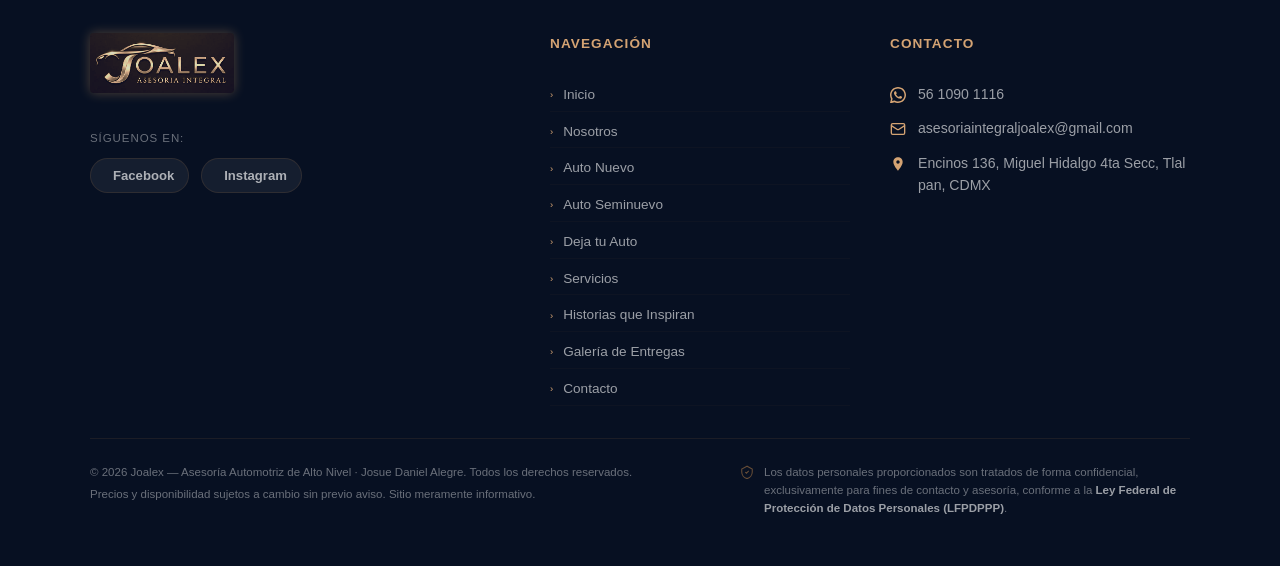
<file: deja-tu-auto.html>
<!DOCTYPE html>
<html lang="es">

<head>
  <meta charset="UTF-8" />
  <meta name="viewport" content="width=device-width, initial-scale=1.0" />
  <title>Deja tu Auto | Joalex Asesor&iacute;a Automotriz</title>
  <meta name="description" content="Usa tu auto actual como parte de pago o enganche para tu siguiente vehículo. Proceso transparente y sin presión." />
  <link rel="preconnect" href="https://fonts.googleapis.com" />
  <link rel="preconnect" href="https://fonts.gstatic.com" crossorigin />
  <link href="https://fonts.googleapis.com/css2?family=Montserrat:wght@400;500;600;700;800&family=Open+Sans:wght@400;500;600;700&display=swap" rel="stylesheet" />
  <meta http-equiv="Content-Security-Policy" content="default-src 'self'; script-src 'self' 'unsafe-inline' https://fonts.googleapis.com; style-src 'self' 'unsafe-inline' https://fonts.googleapis.com; font-src 'self' https://fonts.gstatic.com; img-src 'self' data: https://wa.me https://*.fbcdn.net https://cdn.simpleicons.org; connect-src 'self' https://wa.me https://api.imgbb.com; frame-src 'self' https://www.google.com https://maps.google.com;">
  <meta http-equiv="X-Frame-Options" content="DENY">
  <meta http-equiv="X-Content-Type-Options" content="nosniff">
  <meta name="referrer" content="strict-origin-when-cross-origin">
  <link rel="stylesheet" href="style.css" />
</head>

<body>

  <!-- ===================== HEADER ===================== -->
  <header class="header">
    <div class="header-inner container">
      <div class="logo">
        <a href="index.html" class="header-logo-link">
          <img src="Logo.jpg" alt="JOALEX Asesor&iacute;a Integral"
            style="height:56px;width:auto;object-fit:contain;display:block;filter:sepia(1) hue-rotate(-15deg) saturate(1.2) brightness(0.85) drop-shadow(0 0 4px rgba(188,139,93,0.5));"
            loading="lazy">
        </a>
      </div>
      <nav class="main-nav" id="mainNav" aria-label="Navegaci&oacute;n principal">
        <a href="index.html" class="nav-link">Inicio</a>
        <a href="mision-vision.html" class="nav-link">Nosotros</a>

        <!-- Elige tu auto -->
        <div class="nav-dropdown-wrap" id="dropInventario">
          <button class="nav-link nav-dropdown-btn nav-link--active" id="btnInventario" aria-expanded="false" aria-haspopup="true">
            Elige tu auto
            <svg class="nav-arrow" viewBox="0 0 24 24" fill="none" stroke="currentColor" stroke-width="2.5"
              stroke-linecap="round" stroke-linejoin="round" aria-hidden="true">
              <polyline points="6 9 12 15 18 9" />
            </svg>
          </button>
          <div class="nav-dropdown-menu" id="menuInventario" role="menu">
            <a href="index.html#nuevo" class="nav-dropdown-item" role="menuitem"><span class="nav-drop-icon"><svg viewBox="0 0 24 24" fill="none" stroke="currentColor" stroke-width="2" style="width:12px;height:12px"><polyline points="9 18 15 12 9 6"/></svg></span>Nuevo</a>
            <a href="seminuevo.html" class="nav-dropdown-item" role="menuitem"><span class="nav-drop-icon"><svg viewBox="0 0 24 24" fill="none" stroke="currentColor" stroke-width="2" style="width:12px;height:12px"><polyline points="9 18 15 12 9 6"/></svg></span>Seminuevo</a>
            <a href="deja-tu-auto.html" class="nav-dropdown-item" role="menuitem"><span class="nav-drop-icon"><svg viewBox="0 0 24 24" fill="none" stroke="currentColor" stroke-width="2" style="width:12px;height:12px"><polyline points="9 18 15 12 9 6"/></svg></span>Deja tu auto</a>
          </div>
        </div>

        <!-- Servicios -->
        <div class="nav-dropdown-wrap" id="dropServicios">
          <button class="nav-link nav-dropdown-btn" id="btnServicios" aria-expanded="false" aria-haspopup="true">
            Servicios
            <svg class="nav-arrow" viewBox="0 0 24 24" fill="none" stroke="currentColor" stroke-width="2.5"
              stroke-linecap="round" stroke-linejoin="round" aria-hidden="true">
              <polyline points="6 9 12 15 18 9" />
            </svg>
          </button>
          <div class="nav-dropdown-menu" id="menuServicios" role="menu">
            <a href="servicios.html" class="nav-dropdown-item" role="menuitem"><span class="nav-drop-icon"><svg viewBox="0 0 24 24" fill="none" stroke="currentColor" stroke-width="2" style="width:12px;height:12px"><polyline points="9 18 15 12 9 6"/></svg></span>Consulta Servicios</a>
            <a href="historias-que-inspiran.html" class="nav-dropdown-item" role="menuitem"><span class="nav-drop-icon"><svg viewBox="0 0 24 24" fill="none" stroke="currentColor" stroke-width="2" style="width:12px;height:12px"><polyline points="9 18 15 12 9 6"/></svg></span>Historias que Inspiran</a>
            <a href="galeria-de-entregas.html" class="nav-dropdown-item" role="menuitem"><span class="nav-drop-icon"><svg viewBox="0 0 24 24" fill="none" stroke="currentColor" stroke-width="2" style="width:12px;height:12px"><polyline points="9 18 15 12 9 6"/></svg></span>Galer&iacute;a de Entregas</a>
          </div>
        </div>

        <!-- Contacto -->
        <a href="contacto.html" class="nav-link">Contacto</a>
      </nav>

      <button class="menu-toggle" id="menuToggle" aria-label="Abrir men&uacute;" aria-expanded="false">
        <span></span><span></span><span></span>
      </button>
    </div>

    <nav class="mobile-nav" id="mobileNav" aria-label="Men&uacute; m&oacute;vil">
      <a href="index.html" class="mobile-nav-link">Inicio</a>
      <a href="mision-vision.html" class="mobile-nav-link">Nosotros</a>

      <div class="mobile-accordion">
        <button class="mobile-accordion-btn" onclick="toggleAccordion(this)" aria-expanded="false">
          Elige tu auto <span class="mobile-acc-arrow">></span>
        </button>
        <div class="mobile-accordion-body">
          <a href="index.html#nuevo">Nuevo</a>
          <a href="seminuevo.html">Seminuevo</a>
          <a href="deja-tu-auto.html">Deja tu auto</a>
        </div>
      </div>

      <div class="mobile-accordion">
        <button class="mobile-accordion-btn" onclick="toggleAccordion(this)" aria-expanded="false">
          Servicios <span class="mobile-acc-arrow">></span>
        </button>
        <div class="mobile-accordion-body">
          <a href="servicios.html">Consulta Servicios</a>
          <a href="historias-que-inspiran.html">Historias que Inspiran</a>
          <a href="galeria-de-entregas.html">Galer&iacute;a de Entregas</a>
        </div>
      </div>

      <a href="contacto.html" class="mobile-nav-link">Contacto</a>
    </nav>
  </header>

  <!-- HERO -->
  <section class="page-hero" style="padding:80px 0 60px;">
    <div class="container page-hero-inner" style="text-align:center;">
      <span class="section-eyebrow" style="letter-spacing:0.14em; text-transform:uppercase; color:var(--gold); font-weight:800; display:block; margin-bottom:16px;">Intercambio o Enganche</span>
      <h1 style="font-size:clamp(2rem,5vw,3.2rem); font-weight:800; margin-bottom:20px;">Deja tu auto y cambia al que mereces</h1>
      <p class="page-hero-lead" style="max-width:640px; margin:0 auto;">Tu veh&iacute;culo actual puede ser el punto de partida para tu pr&oacute;ximo auto. Te explicamos c&oacute;mo funciona el proceso de intercambio de forma transparente, sin letras chicas.</p>
    </div>
  </section>

  <!-- PROCESO -->
  <section class="mvv-page-section">
    <div class="container">

      <div class="section-header reveal" style="margin-bottom:56px; text-align:center;">
        <h2 class="section-title" style="font-size:clamp(2rem, 4vw, 2.8rem); font-family:'Montserrat', sans-serif; font-style: normal;">&iquest;C&oacute;mo funciona?</h2>
      </div>

      <!-- Pasos (3 steps layout matching reference) -->
      <div style="display:flex; flex-wrap:wrap; justify-content:space-between; gap:30px; margin-bottom:80px; text-align:center; position:relative;" class="process-steps">
        <!-- Optional connecting line via CSS for desktop can be added -->

        <!-- Paso 1 -->
        <div class="reveal step-box" style="flex:1; min-width:250px; position:relative; z-index:2;">
          <div style="width:48px; height:48px; border-radius:50%; background:var(--gold); display:flex; align-items:center; justify-content:center; margin:0 auto 16px; box-shadow:0 0 0 6px rgba(188,139,93,0.2);">
            <span style="font-weight:900; font-size:1.2rem; color:#041026;">1</span>
          </div>
          <h3 style="font-size:1.15rem; font-weight:700; color:#0F2D5E; margin-bottom:12px;">Solicita tu cotizaci&oacute;n</h3>
          <p style="font-size:0.95rem; color:#4B5563; line-height:1.6; max-width:280px; margin:0 auto;">Completa el formulario en menos de 2 minutos.</p>
        </div>

        <!-- Paso 2 -->
        <div class="reveal step-box" style="flex:1; min-width:250px; position:relative; z-index:2; --reveal-delay:0.1s;">
          <div style="width:48px; height:48px; border-radius:50%; background:var(--gold); display:flex; align-items:center; justify-content:center; margin:0 auto 16px; box-shadow:0 0 0 6px rgba(188,139,93,0.2);">
            <span style="font-weight:900; font-size:1.2rem; color:#041026;">2</span>
          </div>
          <h3 style="font-size:1.15rem; font-weight:700; color:#0F2D5E; margin-bottom:12px;">Recibe asesor&iacute;a personalizada</h3>
          <p style="font-size:0.95rem; color:#4B5563; line-height:1.6; max-width:280px; margin:0 auto;">Un experto te contacta con las mejores opciones.</p>
        </div>

        <!-- Paso 3 -->
        <div class="reveal step-box" style="flex:1; min-width:250px; position:relative; z-index:2; --reveal-delay:0.2s;">
          <div style="width:48px; height:48px; border-radius:50%; background:var(--gold); display:flex; align-items:center; justify-content:center; margin:0 auto 16px; box-shadow:0 0 0 6px rgba(188,139,93,0.2);">
            <span style="font-weight:900; font-size:1.2rem; color:#041026;">3</span>
          </div>
          <h3 style="font-size:1.15rem; font-weight:700; color:#0F2D5E; margin-bottom:12px;">Elige y estrena tu auto</h3>
          <p style="font-size:0.95rem; color:#4B5563; line-height:1.6; max-width:280px; margin:0 auto;">Nosotros te acompa&ntilde;amos hasta cerrar la operaci&oacute;n.</p>
        </div>
      </div>

      <!-- Layout a dos columnas: Consideraciones + Formulario -->
      <div style="display:flex; flex-wrap:wrap; gap:40px; align-items:flex-start; margin-bottom:64px;">
        
        <!-- Lo que debes considerar (Left side) -->
        <div style="flex:1; min-width:320px; background:#FFFFFF; border:1px solid rgba(15,45,94,0.12); border-radius:20px; padding:48px 40px;" class="reveal">
          <h3 style="font-size:1.25rem; font-weight:800; color:#0F2D5E; margin-bottom:24px;">Lo que debes considerar</h3>
        <div style="display:flex; flex-direction:column; gap:24px;">

          <!-- 1. Valor de mercado → balanza/precio -->
          <div style="display:flex; gap:14px; align-items:flex-start;">
            <svg viewBox="0 0 24 24" fill="none" stroke="#1E5FA8" stroke-width="2" stroke-linecap="round" stroke-linejoin="round" style="display:block; width:22px; height:22px; flex-shrink:0; margin-top:2px;">
              <path d="M12 3v18M3 9l9-6 9 6M5 20h14"/>
              <path d="M5 9l-2 5a5 5 0 0 0 10 0L11 9"/>
              <path d="M13 9l-2 5a5 5 0 0 0 10 0L19 9"/>
            </svg>
            <p style="font-size:0.9rem; color:#374151; line-height:1.7; margin:0;"><strong style="color:#0F2D5E;">Valor de mercado vs. valor sentimental:</strong> El valor que se ofrece es el comercial real, no el que crees que vale tu auto.</p>
          </div>

          <!-- 2. Adeudos o gravámenes → tarjeta de crédito -->
          <div style="display:flex; gap:14px; align-items:flex-start;">
            <svg viewBox="0 0 24 24" fill="none" stroke="#1E5FA8" stroke-width="1.8" stroke-linecap="round" stroke-linejoin="round" style="display:block; width:22px; height:22px; flex-shrink:0; margin-top:2px;">
              <rect x="2" y="5" width="20" height="14" rx="2"/>
              <path d="M2 10h20"/>
              <path d="M6 15h2M10 15h4"/>
            </svg>
            <p style="font-size:0.9rem; color:#374151; line-height:1.7; margin:0;"><strong style="color:#0F2D5E;">Adeudos o grav&aacute;menes:</strong> Si el auto tiene cr&eacute;dito activo, el saldo debe liquidarse antes o como parte de la operaci&oacute;n.</p>
          </div>

          <!-- 3. Condición del vehículo → auto/llave -->
          <div style="display:flex; gap:14px; align-items:flex-start;">
            <svg viewBox="0 0 24 24" fill="none" stroke="#1E5FA8" stroke-width="1.8" stroke-linecap="round" stroke-linejoin="round" style="display:block; width:22px; height:22px; flex-shrink:0; margin-top:2px;">
              <path d="M5 17H3a2 2 0 0 1-2-2V9a2 2 0 0 1 2-2h13l4 4v4a2 2 0 0 1-2 2h-2"/>
              <circle cx="7.5" cy="17.5" r="2.5"/>
              <circle cx="17.5" cy="17.5" r="2.5"/>
            </svg>
            <p style="font-size:0.9rem; color:#374151; line-height:1.7; margin:0;"><strong style="color:#0F2D5E;">Condici&oacute;n del veh&iacute;culo:</strong> Golpes, accesorios, historial de servicio y kilometraje impactan directamente el valor que se ofrece.</p>
          </div>

          <!-- 4. Documentación completa → documento con check -->
          <div style="display:flex; gap:14px; align-items:flex-start;">
            <svg viewBox="0 0 24 24" fill="none" stroke="#1E5FA8" stroke-width="1.8" stroke-linecap="round" stroke-linejoin="round" style="display:block; width:22px; height:22px; flex-shrink:0; margin-top:2px;">
              <path d="M14 2H6a2 2 0 0 0-2 2v16a2 2 0 0 0 2 2h12a2 2 0 0 0 2-2V8z"/>
              <polyline points="14 2 14 8 20 8"/>
              <polyline points="9 13 11 15 15 11"/>
            </svg>
            <p style="font-size:0.9rem; color:#374151; line-height:1.7; margin:0;"><strong style="color:#0F2D5E;">Documentaci&oacute;n completa:</strong> Tarjeta de circulaci&oacute;n, factura original y tenencias pagadas son indispensables para agilizar el traspaso.</p>
          </div>

        </div>
      </div>

      <!-- MULTI-STEP FORM (Right side) -->
      <div class="valuation-form-container reveal" style="flex:1; min-width:320px; background:white; border-radius:12px; padding:40px; box-shadow:0 20px 40px rgba(0,0,0,0.25); color:#333;">
        
        <!-- Controles ocultos para recolectar data -->
        <form id="multiStepForm" onsubmit="submitForm(event)">
          
          <!-- STEP 1 -->
          <div id="step-1" class="form-step">
            <h3 style="font-size:1.4rem; font-weight:800; color:#111; margin-bottom:10px;">Paso 1 de 3</h3>
            <p style="color:#666; font-size:0.95rem; margin-bottom:24px;">Datos b&aacute;sicos de tu auto actual</p>
            
            <div style="margin-bottom:16px;">
              <input type="text" id="autoMarca" placeholder="Marca (ej. Nissan, VW...)" style="width:100%; padding:14px; border:1px solid #ccc; border-radius:6px; font-size:1rem;" required>
            </div>
            <div style="margin-bottom:16px;">
              <input type="text" id="autoModelo" placeholder="Modelo (ej. Sentra, Jetta...)" style="width:100%; padding:14px; border:1px solid #ccc; border-radius:6px; font-size:1rem;" required>
            </div>
            <div style="margin-bottom:24px;">
              <input type="number" id="autoAno" placeholder="A&ntilde;o (ej. 2018)" min="1990" max="2026" style="width:100%; padding:14px; border:1px solid #ccc; border-radius:6px; font-size:1rem;" required>
            </div>
            
            <button type="button" onclick="nextStep(1, 2)" style="width:100%; padding:16px; background:#061226; color:white; border:none; border-radius:6px; font-size:1rem; font-weight:700; cursor:pointer;" onmouseover="this.style.background='#D4A373'" onmouseout="this.style.background='#061226'">Siguiente Paso</button>
          </div>

          <!-- STEP 2 -->
          <div id="step-2" class="form-step" style="display:none;">
            <h3 style="font-size:1.4rem; font-weight:800; color:#111; margin-bottom:10px;">Paso 2 de 3</h3>
            <p style="color:#666; font-size:0.95rem; margin-bottom:24px;">Cu&eacute;ntanos m&aacute;s de tu auto</p>
            
            <div style="margin-bottom:16px;">
              <select id="autoVersion" style="width:100%; padding:14px; border:1px solid #ccc; border-radius:6px; font-size:1rem; background:white; color:#333;" required>
                <option value="" disabled selected>VERSI&Oacute;N</option>
                <option value="Basico">B&aacute;sico</option>
                <option value="Intermedio">Intermedio / Equipado</option>
                <option value="Lujo">Lujo / Tope de gama</option>
                <option value="No estoy seguro">No estoy seguro</option>
              </select>
            </div>
            <div style="margin-bottom:16px;">
              <input type="number" id="autoKM" placeholder="KILOMETRAJE" style="width:100%; padding:14px; border:1px solid #ccc; border-radius:6px; font-size:1rem;" required>
            </div>
            <div style="margin-bottom:16px;">
              <!-- Input type file real para fotos -->
              <label style="display:block; font-size:0.9rem; font-weight:600; margin-bottom:8px; color:#333;">Compartir Fotos</label>
              <input type="file" id="autoFotos" multiple accept="image/*" style="width:100%; padding:12px; border:1px dashed #D4A373; border-radius:6px; background:#fffbf7; cursor:pointer;" required>
            </div>
            
            <div style="background:#f1f5f9; padding:12px; border-radius:6px; display:flex; gap:10px; align-items:center; margin-bottom:24px;">
              <span style="font-size:1.2rem;">💡</span>
              <p style="margin:0; font-size:0.9rem; color:#475569; font-weight:500;">Con estos datos mejoramos tu oferta</p>
            </div>

            <div style="display:flex; gap:10px;">
              <button type="button" onclick="nextStep(2, 1)" style="padding:16px; background:#ddd; color:#333; border:none; border-radius:6px; font-weight:600; cursor:pointer;">Atr&aacute;s</button>
              <button type="button" onclick="nextStep(2, 3)" style="flex:1; padding:16px; background:#061226; color:white; border:none; border-radius:6px; font-size:1rem; font-weight:700; cursor:pointer;" onmouseover="this.style.background='#D4A373'" onmouseout="this.style.background='#061226'">Siguiente Paso</button>
            </div>
          </div>

          <!-- STEP 3 -->
          <div id="step-3" class="form-step" style="display:none;">
            <h3 style="font-size:1.4rem; font-weight:800; color:#111; margin-bottom:10px;">Paso 3 de 3</h3>
            <p style="color:#666; font-size:0.95rem; margin-bottom:24px;">Recibe tu oferta personalizada</p>
            
            <div style="margin-bottom:10px;">
              <input type="text" id="userNombre" placeholder="NOMBRE" style="width:100%; padding:14px; border:1px solid #ccc; border-radius:6px;" required>
            </div>
            <div style="display:flex; flex-wrap:wrap; gap:10px; margin-bottom:16px;">
              <input type="tel" id="userTelefono" placeholder="TEL&Eacute;FONO (10 d&iacute;gitos)" pattern="[0-9]{10}" maxlength="10" oninput="this.value = this.value.replace(/[^0-9]/g, '').substring(0, 10)" title="Debe contener exactamente 10 d&iacute;gitos." style="flex:1; min-width:140px; padding:14px; border:1px solid #ccc; border-radius:6px;" required>
              <input type="email" id="userEmail" placeholder="EMAIL" style="flex:1; min-width:140px; padding:14px; border:1px solid #ccc; border-radius:6px;" required>
            </div>

            <div style="margin-bottom:16px;">
              <p style="font-weight:600; margin-bottom:8px; font-size:0.9rem;">&iquest;C&oacute;mo quieres tu siguiente auto?</p>
              <label style="display:inline-block; margin-right:15px; cursor:pointer;"><input type="radio" name="planAuto" value="Crédito" required> Cr&eacute;dito</label>
              <label style="display:inline-block; margin-right:15px; cursor:pointer;"><input type="radio" name="planAuto" value="Contado"> Contado</label>
              <label style="display:inline-block; cursor:pointer;"><input type="radio" name="planAuto" value="Aún no lo sé"> A&uacute;n no lo s&eacute;</label>
            </div>

            <div style="margin-bottom:24px;">
              <p style="font-weight:600; margin-bottom:8px; font-size:0.9rem;">&iquest;Cu&aacute;ndo planeas cambiarlo?</p>
              <label style="display:inline-block; margin-right:15px; cursor:pointer;"><input type="radio" name="tiempoCompra" value="Inmediato" required> Inmediato</label>
              <label style="display:inline-block; margin-right:15px; cursor:pointer;"><input type="radio" name="tiempoCompra" value="1–3 meses"> 1&ndash;3 meses</label>
              <label style="display:inline-block; cursor:pointer;"><input type="radio" name="tiempoCompra" value="Solo explorando"> Solo explorando</label>
            </div>

            <div style="display:flex; gap:10px;">
              <button type="button" onclick="nextStep(3, 2)" style="padding:16px; background:#ddd; color:#333; border:none; border-radius:6px; font-weight:600; cursor:pointer;">Atr&aacute;s</button>
              <button type="submit" style="flex:1; padding:16px; background:#D4A373; color:white; border:none; border-radius:6px; font-size:1.1rem; font-weight:800; cursor:pointer;" onmouseover="this.style.background='#b08253'" onmouseout="this.style.background='#D4A373'">👉 Recibir mi oferta</button>
            </div>
          </div>
        </form>
      </div>

      </div> <!-- / Layout dos columnas -->

    </div>
  </section>

  <!-- ===================== FOOTER ===================== -->
  <footer class="footer">
    <div class="container">
      <div id="footerGrid" class="footer-grid">

        <!-- Col 1: Logo + redes -->
        <div class="footer-col footer-about">
          <a href="index.html" class="footer-logo-wrap" style="display:inline-block; margin-bottom: 20px;">
            <img src="Logo.jpg" alt="JOALEX Asesor&iacute;a Integral" class="footer-logo-img"
              style="height: 60px; width: auto; object-fit: contain; border-radius: 4px; filter: sepia(1) hue-rotate(-15deg) saturate(1.2) brightness(0.85) drop-shadow(0 0 6px rgba(188,139,93,0.4));">
          </a>
          <div class="footer-social">
            <p class="footer-label">S&iacute;guenos en:</p>
            <div class="footer-social-links">
              <a href="https://www.facebook.com/josue.alegre.142" target="_blank" rel="noopener noreferrer"
                class="social-btn facebook" title="Facebook">
                <svg viewBox="0 0 24 24" fill="currentColor">
                  <path d="M24 12.073c0-6.627-5.373-12-12-12s-12 5.373-12 12c0 5.99 4.388 10.954 10.125 11.854v-8.385H7.078v-3.47h3.047V9.43c0-3.007 1.792-4.669 4.533-4.669 1.312 0 2.686.235 2.686.235v2.953H15.83c-1.491 0-1.956.925-1.956 1.874v2.25h3.328l-.532 3.47h-2.796v8.385C19.612 23.027 24 18.062 24 12.073z" />
                </svg>
                Facebook
              </a>
              <a href="https://www.instagram.com/joalex_0498?igsh=MXZ6ZXh2Y3VhcGdrOA%3D%3D" target="_blank"
                rel="noopener noreferrer" class="social-btn instagram" title="Instagram">
                <svg viewBox="0 0 24 24" fill="currentColor">
                  <path d="M12 2.163c3.204 0 3.584.012 4.85.07 3.252.148 4.771 1.691 4.919 4.919.058 1.265.069 1.645.069 4.849 0 3.205-.012 3.584-.069 4.849-.149 3.225-1.664 4.771-4.919 4.919-1.266.058-1.644.07-4.85.07-3.204 0-3.584-.012-4.849-.07-3.26-.149-4.771-1.699-4.919-4.92-.058-1.265-.07-1.644-.07-4.849 0-3.204.013-3.583.07-4.849.149-3.227 1.664-4.771 4.919-4.919 1.266-.057 1.645-.069 4.849-.069zm0-2.163c-3.259 0-3.667.014-4.947.072-4.358.2-6.78 2.618-6.98 6.98-.059 1.281-.073 1.689-.073 4.948 0 3.259.014 3.668.072 4.948.2 4.358 2.618 6.78 6.98 6.98 1.281.058 1.689.072 4.948.072 3.259 0 3.668-.014 4.948-.072 4.354-.2 6.782-2.618 6.979-6.98.059-1.28.073-1.689.073-4.948 0-3.259-.014-3.667-.072-4.947-.196-4.354-2.617-6.78-6.979-6.98-1.281-.059-1.69-.073-4.949-.073zm0 5.838c-3.403 0-6.162 2.759-6.162 6.162s2.759 6.163 6.162 6.163 6.162-2.759 6.162-6.163c0-3.403-2.759-6.162-6.162-6.162zm0 10.162c-2.209 0-4-1.79-4-4 0-2.209 1.791-4 4-4s4 1.791 4 4c0 2.21-1.791 4-4 4zm6.406-11.845c-.796 0-1.441.645-1.441 1.44s.645 1.44 1.441 1.44c.795 0 1.439-.645 1.439-1.44s-.644-1.44-1.439-1.44z" />
                </svg>
                Instagram
              </a>
            </div>
          </div>
        </div>

        <!-- Col 2: Navegacion -->
        <div class="footer-col footer-nav">
          <h4 class="footer-title">Navegaci&oacute;n</h4>
          <ul class="footer-links">
            <li><a href="index.html"><span>&#8250;</span> Inicio</a></li>
            <li><a href="mision-vision.html"><span>&#8250;</span> Nosotros</a></li>
            <li><a href="index.html#nuevo"><span>&#8250;</span> Auto Nuevo</a></li>
            <li><a href="seminuevo.html"><span>&#8250;</span> Auto Seminuevo</a></li>
            <li><a href="deja-tu-auto.html"><span>&#8250;</span> Deja tu Auto</a></li>
            <li><a href="servicios.html"><span>&#8250;</span> Servicios</a></li>
            <li><a href="historias-que-inspiran.html"><span>&#8250;</span> Historias que Inspiran</a></li>
            <li><a href="galeria-de-entregas.html"><span>&#8250;</span> Galer&iacute;a de Entregas</a></li>
            <li><a href="contacto.html"><span>&#8250;</span> Contacto</a></li>
          </ul>
        </div>

        <!-- Col 3: Contacto -->
        <div class="footer-col footer-contact">
          <h4 class="footer-title">Contacto</h4>
          <ul class="footer-contact-list">
            <li>
              <svg viewBox="0 0 24 24" fill="currentColor">
                <path d="M17.472 14.382c-.297-.149-1.758-.867-2.03-.967-.273-.099-.471-.148-.67.15-.197.297-.767.966-.94 1.164-.173.199-.347.223-.644.075-.297-.15-1.255-.463-2.39-1.475-.883-.788-1.48-1.761-1.653-2.059-.173-.297-.018-.458.13-.606.134-.133.298-.347.446-.52.149-.174.198-.298.298-.497.099-.198.05-.371-.025-.52-.075-.149-.669-1.612-.916-2.207-.242-.579-.487-.5-.669-.51-.173-.008-.371-.01-.57-.01-.198 0-.52.074-.792.372-.272.297-1.04 1.016-1.04 2.479 0 1.462 1.065 2.875 1.213 3.074.149.198 2.096 3.2 5.077 4.487.709.306 1.262.489 1.694.625.712.227 1.36.195 1.871.118.571-.085 1.758-.719 2.006-1.413.248-.694.248-1.289.173-1.413-.074-.124-.272-.198-.57-.347z" />
                <path d="M12 0C5.373 0 0 5.373 0 12c0 2.123.557 4.116 1.532 5.845L.057 23.57a.75.75 0 0 0 .916.916l5.733-1.474A11.953 11.953 0 0 0 12 24c6.627 0 12-5.373 12-12S18.627 0 12 0zm0 21.75a9.713 9.713 0 0 1-4.95-1.358l-.355-.212-3.682.946.965-3.568-.232-.368A9.717 9.717 0 0 1 2.25 12C2.25 6.615 6.615 2.25 12 2.25S21.75 6.615 21.75 12 17.385 21.75 12 21.75z" />
              </svg>
              <a href="https://wa.me/5215610901116?text=Hola%20Josue,%20quiero%20informes%20de%20un%20auto"
                target="_blank" rel="noopener noreferrer">56 1090 1116</a>
            </li>
            <li>
              <svg viewBox="0 0 24 24" fill="none" stroke="currentColor" stroke-width="2">
                <rect x="2" y="4" width="20" height="16" rx="2" />
                <path d="m22 7-8.97 5.7a1.94 1.94 0 0 1-2.06 0L2 7" />
              </svg>
              <a href="mailto:asesoriaintegraljoalex@gmail.com">asesoriaintegraljoalex@gmail.com</a>
            </li>
            <li>
              <svg viewBox="0 0 24 24" fill="currentColor">
                <path d="M12 2C8.13 2 5 5.13 5 9c0 5.25 7 13 7 13s7-7.75 7-13c0-3.87-3.13-7-7-7zm0 9.5c-1.38 0-2.5-1.12-2.5-2.5s1.12-2.5 2.5-2.5 2.5 1.12 2.5 2.5-1.12 2.5-2.5 2.5z" />
              </svg>
              <a href="https://share.google/NDEFLMH5rmBPbDOVB" target="_blank" rel="noopener noreferrer">Encinos 136, Miguel Hidalgo 4ta Secc, Tlalpan, CDMX</a>
            </li>
          </ul>
        </div>
      </div>

      <!-- Barra legal inferior -->
      <div class="footer-legal-bar">
        <div class="footer-legal-info">
          <p>&copy; 2026 Joalex &mdash; Asesor&iacute;a Automotriz de Alto Nivel &middot; Josue Daniel Alegre. Todos los derechos reservados.</p>
          <p>Precios y disponibilidad sujetos a cambio sin previo aviso. Sitio meramente informativo.</p>
        </div>
        <div class="footer-privacy-box">
          <svg viewBox="0 0 24 24" fill="none" stroke="currentColor" stroke-width="1.8">
            <path d="M12 2L3 7v5c0 5.25 3.75 10.15 9 11.35C17.25 22.15 21 17.25 21 12V7L12 2z" />
            <polyline points="9 12 11 14 15 10" />
          </svg>
          <p>Los datos personales proporcionados son tratados de forma confidencial, exclusivamente para fines de contacto y asesor&iacute;a, conforme a la <strong>Ley Federal de Protecci&oacute;n de Datos Personales (LFPDPPP)</strong>.</p>
        </div>
      </div>
    </div>
  </footer>

  <!-- WhatsApp flotante -->
  <a href="https://wa.me/5215610901116?text=Hola%20Josue,%20quiero%20informes%20de%20un%20auto" class="wa-float"
    target="_blank" rel="noopener noreferrer" title="Chatear por WhatsApp">
    <svg viewBox="0 0 24 24" fill="currentColor">
      <path d="M17.472 14.382c-.297-.149-1.758-.867-2.03-.967-.273-.099-.471-.148-.67.15-.197.297-.767.966-.94 1.164-.173.199-.347.223-.644.075-.297-.15-1.255-.463-2.39-1.475-.883-.788-1.48-1.761-1.653-2.059-.173-.297-.018-.458.13-.606.134-.133.298-.347.446-.52.149-.174.198-.298.298-.497.099-.198.05-.371-.025-.52-.075-.149-.669-1.612-.916-2.207-.242-.579-.487-.5-.669-.51-.173-.008-.371-.01-.57-.01-.198 0-.52.074-.792.372-.272.297-1.04 1.016-1.04 2.479 0 1.462 1.065 2.875 1.213 3.074.149.198 2.096 3.2 5.077 4.487.709.306 1.262.489 1.694.625.712.227 1.36.195 1.871.118.571-.085 1.758-.719 2.006-1.413.248-.694.248-1.289.173-1.413-.074-.124-.272-.198-.57-.347z" />
      <path d="M12 0C5.373 0 0 5.373 0 12c0 2.123.557 4.116 1.532 5.845L.057 23.57a.75.75 0 0 0 .916.916l5.733-1.474A11.953 11.953 0 0 0 12 24c6.627 0 12-5.373 12-12S18.627 0 12 0zm0 21.75a9.713 9.713 0 0 1-4.95-1.358l-.355-.212-3.682.946.965-3.568-.232-.368A9.717 9.717 0 0 1 2.25 12C2.25 6.615 6.615 2.25 12 2.25S21.75 6.615 21.75 12 17.385 21.75 12 21.75z" />
    </svg>
  </a>

  <script>
    const menuToggle = document.getElementById('menuToggle');
    const mobileNav = document.getElementById('mobileNav');
    if (menuToggle) {
      menuToggle.addEventListener('click', function () {
        const o = mobileNav.classList.toggle('open');
        menuToggle.setAttribute('aria-expanded', o ? 'true' : 'false');
      });
    }
    document.addEventListener('click', function (e) {
      if (mobileNav && !mobileNav.contains(e.target) && menuToggle && !menuToggle.contains(e.target)) {
        mobileNav.classList.remove('open');
        menuToggle.setAttribute('aria-expanded', 'false');
      }
    });
    
    // ── Dropdowns de escritorio: un solo menú abierto a la vez ──
    const allDropBtns = document.querySelectorAll('.nav-dropdown-btn');

    function closeAllDropdowns(except) {
      allDropBtns.forEach(function(btn) {
        if (btn !== except) {
          btn.setAttribute('aria-expanded', 'false');
        }
      });
    }

    // Un único listener en document maneja todo: toggle, cierre de otros y cierre al click afuera
    document.addEventListener('click', function(e) {
      const clickedBtn = e.target.closest('.nav-dropdown-btn');
      const clickedWrap = e.target.closest('.nav-dropdown-wrap');

      if (clickedBtn) {
        const isOpen = clickedBtn.getAttribute('aria-expanded') === 'true';
        closeAllDropdowns(clickedBtn);
        clickedBtn.setAttribute('aria-expanded', isOpen ? 'false' : 'true');
      } else if (!clickedWrap) {
        closeAllDropdowns(null);
      }
    });

    // Cerrar con Escape
    document.addEventListener('keydown', function(e) {
      if (e.key === 'Escape') closeAllDropdowns(null);
    });
    function toggleAccordion(btn) {
      const body = btn.nextElementSibling;
      const o = body.classList.toggle('open');
      btn.setAttribute('aria-expanded', o ? 'true' : 'false');
      document.querySelectorAll('.mobile-accordion-body.open').forEach(el => {
        if (el !== body) { el.classList.remove('open'); el.previousElementSibling.setAttribute('aria-expanded', 'false'); }
      });
    }
    document.querySelectorAll('.nav-dropdown-wrap').forEach(function (wrap) {
      const btn = wrap.querySelector('.nav-dropdown-btn');
      const menu = wrap.querySelector('.nav-dropdown-menu');
      if (!btn || !menu) return;
      btn.addEventListener('click', function (e) {
        e.stopPropagation();
        const isOpen = btn.getAttribute('aria-expanded') === 'true';
        document.querySelectorAll('.nav-dropdown-btn').forEach(b => b.setAttribute('aria-expanded', 'false'));
        document.querySelectorAll('.nav-dropdown-menu').forEach(m => m.classList.remove('open'));
        if (!isOpen) { btn.setAttribute('aria-expanded', 'true'); menu.classList.add('open'); }
      });
    });
    document.addEventListener('click', function () {
      document.querySelectorAll('.nav-dropdown-btn').forEach(b => b.setAttribute('aria-expanded', 'false'));
      document.querySelectorAll('.nav-dropdown-menu').forEach(m => m.classList.remove('open'));
    });
    const revealObserver = new IntersectionObserver((entries) => {
      entries.forEach(entry => {
        if (entry.isIntersecting) { entry.target.classList.add('visible'); revealObserver.unobserve(entry.target); }
      });
    }, { threshold: 0.1 });
    document.querySelectorAll('.reveal').forEach(el => revealObserver.observe(el));

    // ── Lógica Multi-Step Form ──
    function nextStep(current, next) {
      if(next > current) {
        // Validar inputs del step actual antes de avanzar
        const currentStepEl = document.getElementById('step-' + current);
        const inputs = currentStepEl.querySelectorAll('input, select');
        let isValid = true;
        for (let i = 0; i < inputs.length; i++) {
          if (!inputs[i].checkValidity()) {
            inputs[i].reportValidity();
            isValid = false;
            break;
          }
        }
        if (!isValid) return;
      }
      
      document.getElementById('step-' + current).style.display = 'none';
      document.getElementById('step-' + next).style.display = 'block';
    }

    async function submitForm(event) {
      event.preventDefault();
      
      const submitBtn = event.target.querySelector('button[type="submit"]');
      const originalText = submitBtn.innerHTML;
      submitBtn.innerHTML = '⏳ Preparando imágenes...';
      submitBtn.disabled = true;

      try {
        // Datos Step 1
        const marca = document.getElementById('autoMarca').value;
        const modelo = document.getElementById('autoModelo').value;
        const ano = document.getElementById('autoAno').value;
        
        // Datos Step 2
        const version = document.getElementById('autoVersion').value;
        const km = document.getElementById('autoKM').value;
        const fotosInput = document.getElementById('autoFotos');
        
        // Datos Step 3
        const nombre = document.getElementById('userNombre').value;
        const telefono = document.getElementById('userTelefono').value;
        const email = document.getElementById('userEmail').value;
        const planEl = document.querySelector('input[name="planAuto"]:checked');
        const tiempoEl = document.querySelector('input[name="tiempoCompra"]:checked');
        
        const plan = planEl ? planEl.value : 'No especificado';
        const tiempo = tiempoEl ? tiempoEl.value : 'No especificado';

        // ============================================
        //  TU CLAVE DE IMGBB VA AQUÍ:
        // ============================================
        const IMGBB_API_KEY = '6691fb33788a40f56695b86f74163608'; 
        // ============================================

        if (IMGBB_API_KEY === 'COLOCA_TU_API_KEY_AQUI') {
          alert("AÚN FALTA TU API KEY. Por favor reemplaza 'COLOCA_TU_API_KEY_AQUI' en el código con tu clave real de ImgBB.");
          submitBtn.innerHTML = originalText;
          submitBtn.disabled = false;
          return;
        }
        let fotosUrls = [];

        // Subir las fotos a ImgBB si existen
        if (fotosInput.files && fotosInput.files.length > 0) {
            for (let i = 0; i < fotosInput.files.length; i++) {
                submitBtn.innerHTML = `⏳ Subiendo foto ${i + 1} de ${fotosInput.files.length}...`;
                
                const file = fotosInput.files[i];
                
                // Usamos FormData estándar (es la forma oficial y más ligera para subir imágenes)
                const formData = new FormData();
                formData.append('image', file);
                
                const imgbbResponse = await fetch(`https://api.imgbb.com/1/upload?key=${IMGBB_API_KEY}`, {
                    method: 'POST',
                    body: formData
                });
                
                if (!imgbbResponse.ok) {
                    throw new Error(`HTTP Error Status: ${imgbbResponse.status}`);
                }

                const imgbbResult = await imgbbResponse.json();
                if (imgbbResult.success) {
                    fotosUrls.push({ url: imgbbResult.data.url, preview: imgbbResult.data.thumb.url });
                } else {
                    console.error('Error al subir imagen:', imgbbResult);
                    throw new Error('API ImgBB declinó la imagen.');
                }
            }
        }
        
        submitBtn.innerHTML = '📲 Abriendo WhatsApp...';

        // Armando mensaje para WhatsApp
        let msg = `Hola Josue, quiero valuar mi auto actual para dejarlo a cuenta:%0A%0A` +
          `*1. Mi Auto:*%0A` +
          `- Marca: ${marca}%0A` +
          `- Modelo: ${modelo}%0A` +
          `- Año: ${ano}%0A` +
          `- Versión: ${version}%0A` +
          `- Kilometraje: ${km} km%0A%0A`;
          
        if (fotosUrls.length > 0) {
          msg += `📸 *Fotos de mi auto:*%0A`;
          fotosUrls.forEach((foto, index) => {
             // Enviamos la URL directa para que el usuario pueda hacer click
             msg += `Foto ${index + 1}: ${foto.url}%0A`;
          });
          msg += `%0A`;
        }

        msg += `*2. Mis Datos:*%0A` +
          `- Nombre: ${nombre}%0A` +
          `- Teléfono: ${telefono}%0A` +
          `- Correo: ${email}%0A%0A` +
          `*3. Mi Próximo Auto:*%0A` +
          `- Compra de contado o crédito: ${plan}%0A` +
          `- Tiempo planeado: ${tiempo}`;
        
        const whatsappUrl = `https://wa.me/5215610901116?text=${msg}`;
        window.open(whatsappUrl, '_blank');

      } catch (error) {
        let msg = "Error general.";
        if (error.message) msg = error.message;
        alert(`Ocurrió un error (Failed to fetch). \n\n⚠️ IMPORTANTE: Esto suele ocurrir si tienes un BLOQUEADOR DE ANUNCIOS (AdBlock, uBlock) o un navegador como BRAVE que bloquea las conexiones a "api.imgbb.com".\n\nPor favor, desactiva el bloqueador de anuncios para esta página e intenta de nuevo.\n\nDetalle técnico: ` + msg);
        console.error(error);
      } finally {
        submitBtn.innerHTML = originalText;
        submitBtn.disabled = false;
      }
    }
  </script>
</body>

</html>
</file>
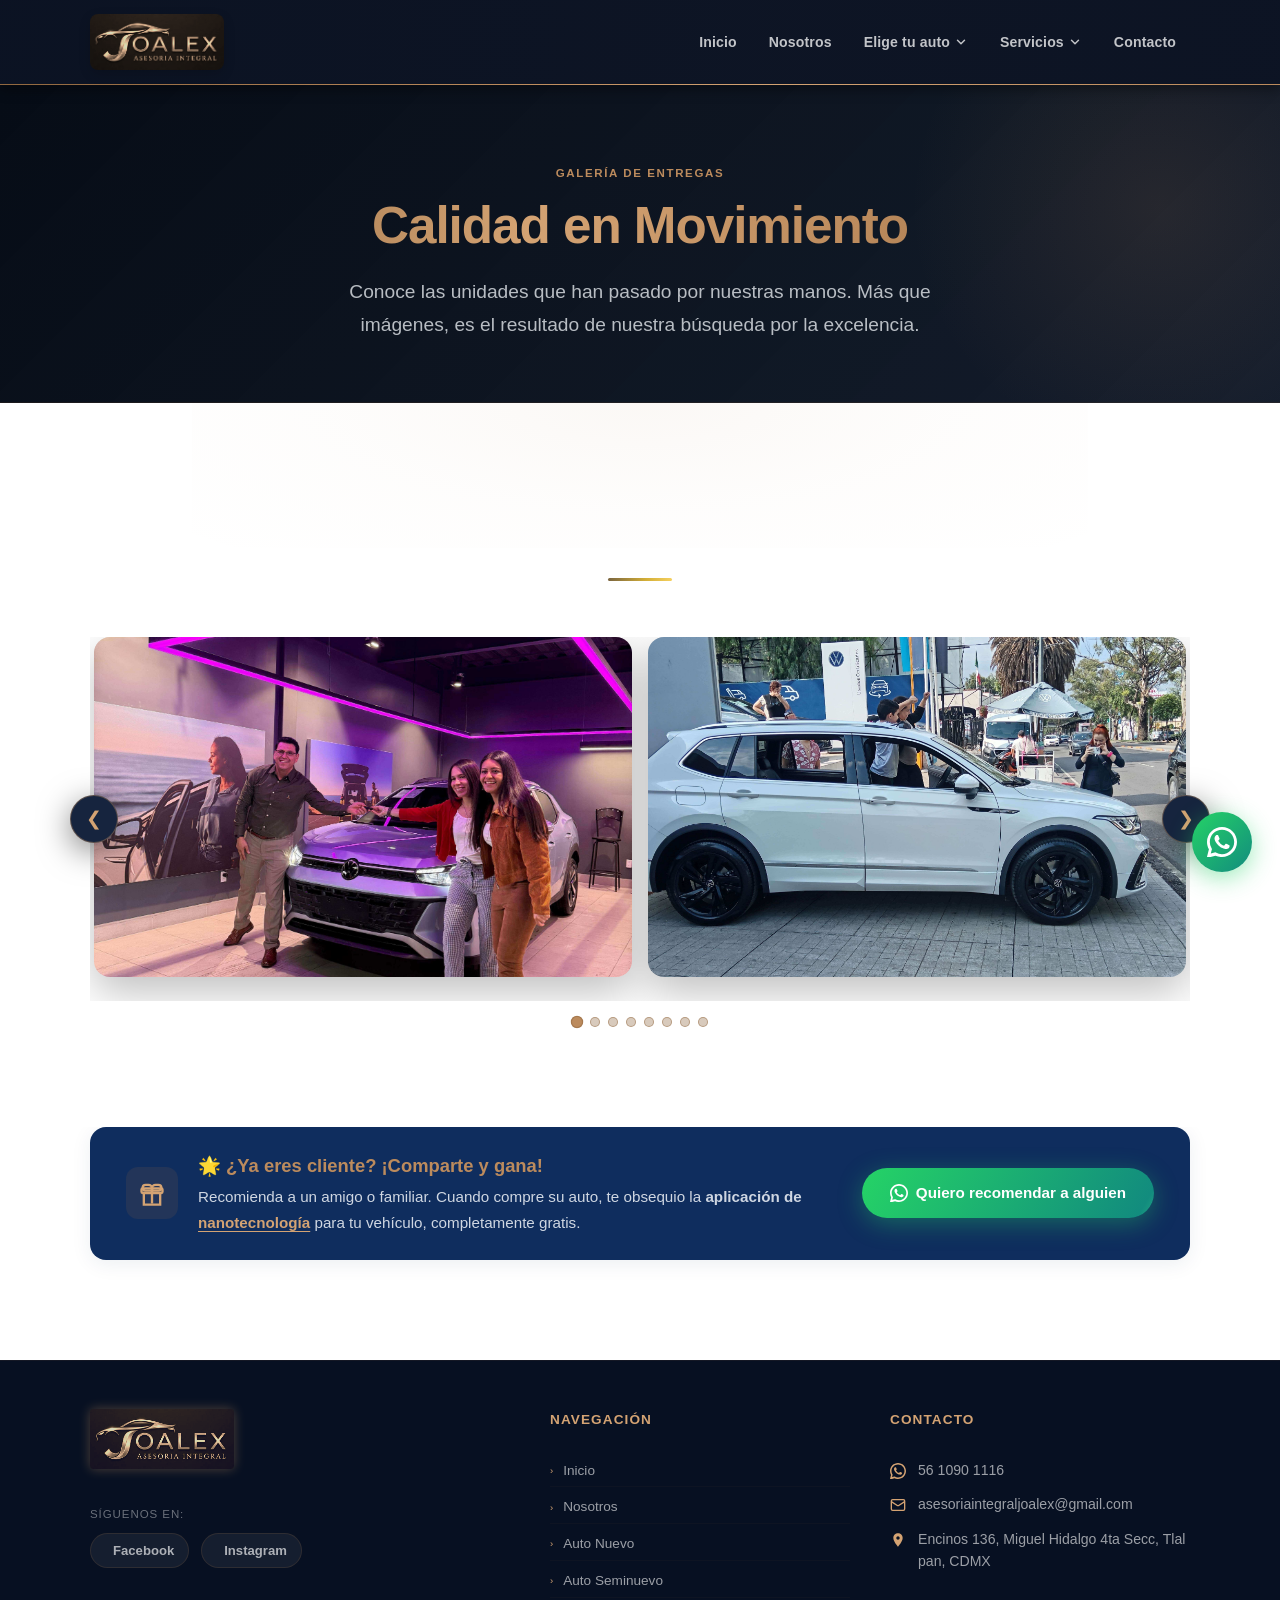
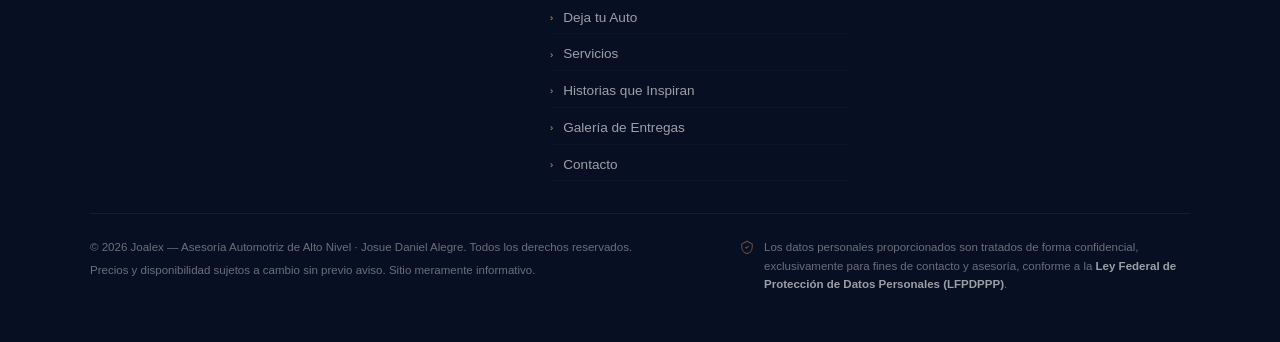
<file: galeria-de-entregas.html>
<!DOCTYPE html>
<html lang="es">

<head>
  <meta charset="UTF-8" />
  <meta name="viewport" content="width=device-width, initial-scale=1.0" />
  <title>Galer&iacute;a de Entregas | Joalex Asesor&iacute;a Automotriz</title>
  <meta name="description" content="Conoce las unidades que han pasado por nuestras manos. Galer&iacute;a de entregas y veh&iacute;culos gestionados por Joalex." />
  <link rel="preconnect" href="https://fonts.googleapis.com" />
  <link rel="preconnect" href="https://fonts.gstatic.com" crossorigin />
  <link href="https://fonts.googleapis.com/css2?family=Montserrat:wght@400;500;600;700;800&family=Open+Sans:wght@400;500;600;700&display=swap" rel="stylesheet" />
  <meta http-equiv="Content-Security-Policy" content="default-src 'self'; script-src 'self' 'unsafe-inline' https://fonts.googleapis.com; style-src 'self' 'unsafe-inline' https://fonts.googleapis.com; font-src 'self' https://fonts.gstatic.com; img-src 'self' data: blob: https://wa.me https://*.fbcdn.net https://cdn.simpleicons.org; connect-src 'self' https://wa.me; frame-src 'self' https://www.google.com https://maps.google.com; media-src 'self';">
  <meta http-equiv="X-Frame-Options" content="DENY">
  <meta http-equiv="X-Content-Type-Options" content="nosniff">
  <meta name="referrer" content="strict-origin-when-cross-origin">
  <link rel="stylesheet" href="style.css" />
</head>

<body>

  <!-- ===================== HEADER ===================== -->
  <header class="header">
    <div class="header-inner container">
      <div class="logo">
        <a href="index.html" class="header-logo-link">
          <img src="Logo.jpg" alt="JOALEX Asesor&iacute;a Integral"
            style="height:56px;width:auto;object-fit:contain;display:block;filter:sepia(1) hue-rotate(-15deg) saturate(1.2) brightness(0.85) drop-shadow(0 0 4px rgba(188,139,93,0.5));"
            loading="lazy">
        </a>
      </div>
      <nav class="main-nav" id="mainNav" aria-label="Navegaci&oacute;n principal">
        <a href="index.html" class="nav-link">Inicio</a>
        <a href="mision-vision.html" class="nav-link">Nosotros</a>

        <!-- Elige tu auto -->
        <div class="nav-dropdown-wrap" id="dropInventario">
          <button class="nav-link nav-dropdown-btn" id="btnInventario" aria-expanded="false" aria-haspopup="true">
            Elige tu auto
            <svg class="nav-arrow" viewBox="0 0 24 24" fill="none" stroke="currentColor" stroke-width="2.5"
              stroke-linecap="round" stroke-linejoin="round" aria-hidden="true">
              <polyline points="6 9 12 15 18 9" />
            </svg>
          </button>
          <div class="nav-dropdown-menu" id="menuInventario" role="menu">
            <a href="index.html#nuevo" class="nav-dropdown-item" role="menuitem"><span class="nav-drop-icon"><svg viewBox="0 0 24 24" fill="none" stroke="currentColor" stroke-width="2" style="width:12px;height:12px"><polyline points="9 18 15 12 9 6"/></svg></span>Nuevo</a>
            <a href="seminuevo.html" class="nav-dropdown-item" role="menuitem"><span class="nav-drop-icon"><svg viewBox="0 0 24 24" fill="none" stroke="currentColor" stroke-width="2" style="width:12px;height:12px"><polyline points="9 18 15 12 9 6"/></svg></span>Seminuevo</a>
            <a href="deja-tu-auto.html" class="nav-dropdown-item" role="menuitem"><span class="nav-drop-icon"><svg viewBox="0 0 24 24" fill="none" stroke="currentColor" stroke-width="2" style="width:12px;height:12px"><polyline points="9 18 15 12 9 6"/></svg></span>Deja tu auto</a>
          </div>
        </div>

        <!-- Servicios -->
        <div class="nav-dropdown-wrap" id="dropServicios">
          <button class="nav-link nav-dropdown-btn nav-link--active" id="btnServicios" aria-expanded="false" aria-haspopup="true">
            Servicios
            <svg class="nav-arrow" viewBox="0 0 24 24" fill="none" stroke="currentColor" stroke-width="2.5"
              stroke-linecap="round" stroke-linejoin="round" aria-hidden="true">
              <polyline points="6 9 12 15 18 9" />
            </svg>
          </button>
          <div class="nav-dropdown-menu" id="menuServicios" role="menu">
            <a href="servicios.html" class="nav-dropdown-item" role="menuitem"><span class="nav-drop-icon"><svg viewBox="0 0 24 24" fill="none" stroke="currentColor" stroke-width="2" style="width:12px;height:12px"><polyline points="9 18 15 12 9 6"/></svg></span>Consulta Servicios</a>
            <a href="historias-que-inspiran.html" class="nav-dropdown-item" role="menuitem"><span class="nav-drop-icon"><svg viewBox="0 0 24 24" fill="none" stroke="currentColor" stroke-width="2" style="width:12px;height:12px"><polyline points="9 18 15 12 9 6"/></svg></span>Historias que Inspiran</a>
            <a href="galeria-de-entregas.html" class="nav-dropdown-item" role="menuitem"><span class="nav-drop-icon"><svg viewBox="0 0 24 24" fill="none" stroke="currentColor" stroke-width="2" style="width:12px;height:12px"><polyline points="9 18 15 12 9 6"/></svg></span>Galer&iacute;a de Entregas</a>
          </div>
        </div>

        <!-- Contacto -->
        <a href="contacto.html" class="nav-link">Contacto</a>
      </nav>

      <button class="menu-toggle" id="menuToggle" aria-label="Abrir men&uacute;" aria-expanded="false">
        <span></span><span></span><span></span>
      </button>
    </div>

    <nav class="mobile-nav" id="mobileNav" aria-label="Men&uacute; m&oacute;vil">
      <a href="index.html" class="mobile-nav-link">Inicio</a>
      <a href="mision-vision.html" class="mobile-nav-link">Nosotros</a>

      <div class="mobile-accordion">
        <button class="mobile-accordion-btn" onclick="toggleAccordion(this)" aria-expanded="false">
          Elige tu auto <span class="mobile-acc-arrow">></span>
        </button>
        <div class="mobile-accordion-body">
          <a href="index.html#nuevo">Nuevo</a>
          <a href="seminuevo.html">Seminuevo</a>
          <a href="deja-tu-auto.html">Deja tu auto</a>
        </div>
      </div>

      <div class="mobile-accordion">
        <button class="mobile-accordion-btn" onclick="toggleAccordion(this)" aria-expanded="false">
          Servicios <span class="mobile-acc-arrow">></span>
        </button>
        <div class="mobile-accordion-body">
          <a href="servicios.html">Consulta Servicios</a>
          <a href="historias-que-inspiran.html">Historias que Inspiran</a>
          <a href="galeria-de-entregas.html">Galer&iacute;a de Entregas</a>
        </div>
      </div>

      <a href="contacto.html" class="mobile-nav-link">Contacto</a>
    </nav>
  </header>

  <!-- ===================== PAGE HERO ===================== -->
  <section class="page-hero" style="padding:80px 0 60px;">
    <div class="container page-hero-inner" style="text-align:center;">
      <span class="section-eyebrow" style="letter-spacing:0.14em; text-transform:uppercase; color:var(--gold); font-weight:800; display:block; margin-bottom:16px;">Galer&iacute;a de Entregas</span>
      <h1 style="font-size:clamp(2rem,5vw,3.2rem); font-weight:800; margin-bottom:20px;">Calidad en Movimiento</h1>
      <p class="page-hero-lead" style="max-width:640px; margin:0 auto;">Conoce las unidades que han pasado por nuestras manos. M&aacute;s que im&aacute;genes, es el resultado de nuestra b&uacute;squeda por la excelencia.</p>
    </div>
  </section>

  <!-- ===================== GALERÍA ===================== -->
  <section class="experiencia section-padding" id="experiencia">
    <div class="container fade-in">
      <div class="section-header reveal">
        <p class="section-subtitle">Aqu&iacute; puedes ver de cerca los detalles, acabados y el estado real de los veh&iacute;culos que gestionamos para nuestros clientes.</p>
      </div>

      <!-- Carrusel de Galería -->
      <div class="carousel-container mt-4" id="galleryCarouselWrap" style="position: relative;">
        <!-- Flechas de navegación -->
        <button class="carousel-btn prev" id="galleryPrev" aria-label="Anterior" onclick="goToGallerySlide(currentGallerySlide - 1)" style="position:absolute;left:-20px;top:50%;transform:translateY(-50%);z-index:10;">&#10094;</button>
        <button class="carousel-btn next" id="galleryNext" aria-label="Siguiente" onclick="goToGallerySlide(currentGallerySlide + 1)" style="position:absolute;right:-20px;top:50%;transform:translateY(-50%);z-index:10;">&#10095;</button>
        <div class="carousel-track gallery-track" id="galleryTrack"
          style="align-items: stretch; scroll-snap-type: x mandatory; scroll-behavior: smooth;">
          <!-- Grupo 1 -->
          <div class="gallery-slide">
            <div class="gallery-card">
              <img src="Volkswagen_blanco.jpg" alt="Volkswagen Blanco" width="400" height="300" loading="lazy" style="object-fit: cover;">
              <div class="gallery-overlay"><span>&#127775; &iexcl;Llaves en mano, sue&ntilde;o cumplido!</span></div>
            </div>
            <div class="gallery-card">
              <img src="Volkswagen_blan.jpg" alt="Volkswagen Blanco 2" width="400" height="300" loading="lazy" style="object-fit: cover;">
              <div class="gallery-overlay"><span>Tu pr&oacute;ximo cap&iacute;tulo empieza hoy</span></div>
            </div>
          </div>
          <!-- Grupo 2 -->
          <div class="gallery-slide">
            <div class="gallery-card">
              <img src="Volkswagen_azul.jpg" alt="Volkswagen Azul" width="400" height="300" loading="lazy" style="object-fit: cover;">
              <div class="gallery-overlay"><span>Elegancia pura sobre ruedas</span></div>
            </div>
            <div class="gallery-card">
              <img src="Honda_plata.jpg" alt="Honda Plata" width="400" height="300" loading="lazy" style="object-fit: cover;">
              <div class="gallery-overlay"><span>Un cliente m&aacute;s, una historia &uacute;nica</span></div>
            </div>
          </div>
          <!-- Grupo 3 -->
          <div class="gallery-slide">
            <div class="gallery-card">
              <img src="Volkswagen_negro.jpg" alt="Volkswagen Negro" width="400" height="300" loading="lazy" style="object-fit: cover;">
              <div class="gallery-overlay"><span>Confianza e innovaci&oacute;n</span></div>
            </div>
            <div class="gallery-card">
              <img src="Volkswagen_negro2.jpg" alt="Volkswagen Negro 2" width="400" height="300" loading="lazy" style="object-fit: cover;">
              <div class="gallery-overlay"><span>Detalles que marcan la diferencia</span></div>
            </div>
          </div>
          <!-- Grupo 4 -->
          <div class="gallery-slide">
            <div class="gallery-card">
              <img src="Volkswagen_negro3.jpg" alt="Volkswagen Negro 3" width="400" height="300" loading="lazy" style="object-fit: cover;">
              <div class="gallery-overlay"><span>Listos para rodar con estilo</span></div>
            </div>
            <div class="gallery-card">
              <img src="Volkswagen_SUV.jpg" alt="Volkswagen SUV" width="400" height="300" loading="lazy" style="object-fit: cover;">
              <div class="gallery-overlay"><span>La aventura te espera</span></div>
            </div>
          </div>
          <!-- Grupo 5 -->
          <div class="gallery-slide">
            <div class="gallery-card">
              <img src="Volkswagen_rojo.jpg" alt="Volkswagen Rojo" width="400" height="300" loading="lazy" style="object-fit: cover;">
              <div class="gallery-overlay"><span>La intensidad de un nuevo inicio</span></div>
            </div>
            <div class="gallery-card">
              <img src="Volkswagen_rojo1.jpg" alt="Volkswagen Rojo 2" width="400" height="300" loading="lazy" style="object-fit: cover;">
              <div class="gallery-overlay"><span>Deportividad a tu alcance</span></div>
            </div>
          </div>
          <!-- Grupo 6 -->
          <div class="gallery-slide">
            <div class="gallery-card">
              <img src="Kia_dorado.jpg" alt="Kia Dorado" width="400" height="300" loading="lazy" style="object-fit: cover;">
              <div class="gallery-overlay"><span>El momento que tanto esperabas</span></div>
            </div>
            <div class="gallery-card">
              <img src="Volkswagen_varios.jpg" alt="Entregas Multimarca" width="400" height="300" loading="lazy" style="object-fit: cover;">
              <div class="gallery-overlay"><span>Satisfacci&oacute;n en cada entrega</span></div>
            </div>
          </div>
          <!-- Grupo 7 -->
          <div class="gallery-slide">
            <div class="gallery-card">
              <img src="Volkswagen_camioneta.jpg" alt="Volkswagen Camioneta" width="400" height="300" loading="lazy" style="object-fit: cover;">
              <div class="gallery-overlay"><span>Espacio y confort para tu familia</span></div>
            </div>
            <div class="gallery-card">
              <img src="Volkswagen_verde.jpg" alt="Volkswagen Verde" width="400" height="300" loading="lazy" style="object-fit: cover;">
              <div class="gallery-overlay"><span>Un color &uacute;nico para una meta cumplida</span></div>
            </div>
          </div>
          <!-- Grupo 8: Videos -->
          <div class="gallery-slide" id="gallery-slide-videos">
            <div class="gallery-card gallery-card-video">
              <video src="Video_vol.mp4" muted playsinline loop preload="none"
                style="width:100%;height:100%;object-fit:cover;display:block;border-radius:inherit;"
                onclick="this.paused ? this.play() : this.pause()" title="Haz clic para reproducir o pausar"></video>
              <div class="gallery-overlay"><span>Entrega Volkswagen</span></div>
            </div>
            <div class="gallery-card gallery-card-video">
              <video src="Kia_dor.mp4" muted playsinline loop preload="none"
                style="width:100%;height:100%;object-fit:cover;display:block;border-radius:inherit;"
                onclick="this.paused ? this.play() : this.pause()" title="Haz clic para reproducir o pausar"></video>
              <div class="gallery-overlay"><span>Entrega Kia</span></div>
            </div>
          </div>
        </div>
      </div>
      <!-- Indicadores -->
      <div id="galleryDots" style="display:flex;justify-content:center;gap:8px;margin-top:16px;">
        <span class="gallery-dot active" onclick="goToGallerySlide(0)"></span>
        <span class="gallery-dot" onclick="goToGallerySlide(1)"></span>
        <span class="gallery-dot" onclick="goToGallerySlide(2)"></span>
        <span class="gallery-dot" onclick="goToGallerySlide(3)"></span>
        <span class="gallery-dot" onclick="goToGallerySlide(4)"></span>
        <span class="gallery-dot" onclick="goToGallerySlide(5)"></span>
        <span class="gallery-dot" onclick="goToGallerySlide(6)"></span>
        <span class="gallery-dot" onclick="goToGallerySlide(7)"></span>
      </div>
    </div>
  </section>

  <!-- ===================== BANNER REFERIDOS ===================== -->
  <section class="servicios" style="padding-top: 0; padding-bottom: clamp(60px,8vw,100px);">
    <div class="container">
      <div class="servicio-card beneficio-banner reveal">
        <div class="beneficio-icon-wrap">
          <div class="beneficio-icon">
            <svg viewBox="0 0 24 24" fill="none" stroke="var(--gold-light)" stroke-width="2" style="width: 28px; height: 28px;">
              <rect x="3" y="8" width="18" height="4" rx="1" ry="1"></rect>
              <path d="M12 8v13"></path>
              <path d="M19 12v10H5V12"></path>
              <path d="M12 8L12 8a3 3 0 0 0-3-3H6.5a2.5 2.5 0 0 0 0 5H12z"></path>
              <path d="M12 8L12 8a3 3 0 0 1 3-3h2.5a2.5 2.5 0 0 1 0 5H12z"></path>
            </svg>
          </div>
          <div class="beneficio-text">
            <h4>&#127775; &iquest;Ya eres cliente? &iexcl;Comparte y gana!</h4>
            <p>Recomienda a un amigo o familiar. Cuando compre su auto, te obsequio la <strong>aplicaci&oacute;n de
                <span onclick="openNanoModal()"
                  style="color: var(--gold-light); text-decoration: underline; text-underline-offset: 3px; cursor: pointer; transition: color 0.2s;"
                  onmouseover="this.style.color='white'" onmouseout="this.style.color='var(--gold-light)'"
                  title="Ver detalles del tratamiento">nanotecnolog&iacute;a</span></strong> para tu veh&iacute;culo, completamente gratis.</p>
          </div>
        </div>
        <div class="beneficio-btn-wrap">
          <a href="https://wa.me/5215610901116?text=Hola%20Josue,%20ya%20soy%20cliente%20y%20quiero%20referir%20a%20un%20conocido"
            class="btn btn-primary" target="_blank" rel="noopener noreferrer">
            <svg viewBox="0 0 24 24" fill="currentColor" style="width: 18px; height: 18px;">
              <path d="M17.472 14.382c-.297-.149-1.758-.867-2.03-.967-.273-.099-.471-.148-.67.15-.197.297-.767.966-.94 1.164-.173.199-.347.223-.644.075-.297-.15-1.255-.463-2.39-1.475-.883-.788-1.48-1.761-1.653-2.059-.173-.297-.018-.458.13-.606.134-.133.298-.347.446-.52.149-.174.198-.298.298-.497.099-.198.05-.371-.025-.52-.075-.149-.669-1.612-.916-2.207-.242-.579-.487-.5-.669-.51-.173-.008-.371-.01-.57-.01-.198 0-.52.074-.792.372-.272.297-1.04 1.016-1.04 2.479 0 1.462 1.065 2.875 1.213 3.074.149.198 2.096 3.2 5.077 4.487.709.306 1.262.489 1.694.625.712.227 1.36.195 1.871.118.571-.085 1.758-.719 2.006-1.413.248-.694.248-1.289.173-1.413-.074-.124-.272-.198-.57-.347z" />
              <path d="M12 0C5.373 0 0 5.373 0 12c0 2.123.557 4.116 1.532 5.845L.057 23.57a.75.75 0 0 0 .916.916l5.733-1.474A11.953 11.953 0 0 0 12 24c6.627 0 12-5.373 12-12S18.627 0 12 0zm0 21.75a9.713 9.713 0 0 1-4.95-1.358l-.355-.212-3.682.946.965-3.568-.232-.368A9.717 9.717 0 0 1 2.25 12C2.25 6.615 6.615 2.25 12 2.25S21.75 6.615 21.75 12 17.385 21.75 12 21.75z" />
            </svg>
            Quiero recomendar a alguien
          </a>
        </div>
      </div>
    </div>
  </section>

  <!-- ===================== MODAL NANOTECNOLOGÍA ===================== -->
  <div class="modal-overlay" id="nanoModal" onclick="if(event.target === this) closeNanoModal()">
    <div class="form-container modal-content"
      style="margin: 0; position: relative; max-width: 900px; padding: 32px; width: 92%;">
      <button type="button" class="modal-close" onclick="closeNanoModal()" aria-label="Cerrar">&times;</button>
      <div class="modal-header" style="margin-top: 8px;">
        <h3 style="font-size: 1.5rem; margin-bottom: 4px;">Protecci&oacute;n y Brillo (Nanotecnolog&iacute;a)</h3>
        <p style="font-size: 0.9rem; color: var(--gold); font-weight: 500;">Un toque extra de cuidado para tu pr&oacute;ximo auto.</p>
      </div>
      <div class="modal-body" style="font-size: 0.95rem; line-height: 1.6; color: rgba(255,255,255,0.8); padding-top: 0; text-align: left;">
        <p style="margin-bottom: 24px;">Como parte de nuestro servicio, aplicamos un tratamiento b&aacute;sico de nanotecnolog&iacute;a dise&ntilde;ado para mejorar la est&eacute;tica de tu veh&iacute;culo:</p>
        <ul style="list-style: none; padding: 0; display: flex; flex-direction: column; gap: 16px;">
          <li style="display: flex; gap: 12px; align-items: flex-start;">
            <span style="font-size: 1.2rem; filter: drop-shadow(0 0 4px rgba(255,215,0,0.5));">&#10024;</span>
            <div><strong style="color: white; font-weight: 600;">Mayor Brillo:</strong> Resalta el color y le da un acabado m&aacute;s reluciente a la carrocer&iacute;a.</div>
          </li>
          <li style="display: flex; gap: 12px; align-items: flex-start;">
            <span style="font-size: 1.2rem; filter: drop-shadow(0 0 4px rgba(255,215,0,0.5));">&#10024;</span>
            <div><strong style="color: white; font-weight: 600;">F&aacute;cil Limpieza:</strong> Ayuda a repeler el polvo y el agua de forma ligera.</div>
          </li>
          <li style="display: flex; gap: 12px; align-items: flex-start;">
            <span style="font-size: 1.2rem; filter: drop-shadow(0 0 4px rgba(255,215,0,0.5));">&#10024;</span>
            <div><strong style="color: white; font-weight: 600;">Capa Protectora:</strong> Brinda una protecci&oacute;n inicial contra el sol y el clima.</div>
          </li>
        </ul>
      </div>
    </div>
  </div>

  <!-- ===================== FOOTER ===================== -->
  <footer class="footer">
    <div class="container">
      <div id="footerGrid" class="footer-grid">

        <!-- Col 1: Logo + redes -->
        <div class="footer-col footer-about">
          <a href="index.html" class="footer-logo-wrap" style="display:inline-block; margin-bottom: 20px;">
            <img src="Logo.jpg" alt="JOALEX Asesor&iacute;a Integral" class="footer-logo-img"
              style="height: 60px; width: auto; object-fit: contain; border-radius: 4px; filter: sepia(1) hue-rotate(-15deg) saturate(1.2) brightness(0.85) drop-shadow(0 0 6px rgba(188,139,93,0.4));">
          </a>
          <div class="footer-social">
            <p class="footer-label">S&iacute;guenos en:</p>
            <div class="footer-social-links">
              <a href="https://www.facebook.com/josue.alegre.142" target="_blank" rel="noopener noreferrer"
                class="social-btn facebook" title="Facebook">
                <svg viewBox="0 0 24 24" fill="currentColor">
                  <path d="M24 12.073c0-6.627-5.373-12-12-12s-12 5.373-12 12c0 5.99 4.388 10.954 10.125 11.854v-8.385H7.078v-3.47h3.047V9.43c0-3.007 1.792-4.669 4.533-4.669 1.312 0 2.686.235 2.686.235v2.953H15.83c-1.491 0-1.956.925-1.956 1.874v2.25h3.328l-.532 3.47h-2.796v8.385C19.612 23.027 24 18.062 24 12.073z" />
                </svg>
                Facebook
              </a>
              <a href="https://www.instagram.com/joalex_0498?igsh=MXZ6ZXh2Y3VhcGdrOA%3D%3D" target="_blank"
                rel="noopener noreferrer" class="social-btn instagram" title="Instagram">
                <svg viewBox="0 0 24 24" fill="currentColor">
                  <path d="M12 2.163c3.204 0 3.584.012 4.85.07 3.252.148 4.771 1.691 4.919 4.919.058 1.265.069 1.645.069 4.849 0 3.205-.012 3.584-.069 4.849-.149 3.225-1.664 4.771-4.919 4.919-1.266.058-1.644.07-4.85.07-3.204 0-3.584-.012-4.849-.07-3.26-.149-4.771-1.699-4.919-4.92-.058-1.265-.07-1.644-.07-4.849 0-3.204.013-3.583.07-4.849.149-3.227 1.664-4.771 4.919-4.919 1.266-.057 1.645-.069 4.849-.069zm0-2.163c-3.259 0-3.667.014-4.947.072-4.358.2-6.78 2.618-6.98 6.98-.059 1.281-.073 1.689-.073 4.948 0 3.259.014 3.668.072 4.948.2 4.358 2.618 6.78 6.98 6.98 1.281.058 1.689.072 4.948.072 3.259 0 3.668-.014 4.948-.072 4.354-.2 6.782-2.618 6.979-6.98.059-1.28.073-1.689.073-4.948 0-3.259-.014-3.667-.072-4.947-.196-4.354-2.617-6.78-6.979-6.98-1.281-.059-1.69-.073-4.949-.073zm0 5.838c-3.403 0-6.162 2.759-6.162 6.162s2.759 6.163 6.162 6.163 6.162-2.759 6.162-6.163c0-3.403-2.759-6.162-6.162-6.162zm0 10.162c-2.209 0-4-1.79-4-4 0-2.209 1.791-4 4-4s4 1.791 4 4c0 2.21-1.791 4-4 4zm6.406-11.845c-.796 0-1.441.645-1.441 1.44s.645 1.44 1.441 1.44c.795 0 1.439-.645 1.439-1.44s-.644-1.44-1.439-1.44z" />
                </svg>
                Instagram
              </a>
            </div>
          </div>
        </div>

        <!-- Col 2: Navegacion -->
        <div class="footer-col footer-nav">
          <h4 class="footer-title">Navegaci&oacute;n</h4>
          <ul class="footer-links">
            <li><a href="index.html"><span>&#8250;</span> Inicio</a></li>
            <li><a href="mision-vision.html"><span>&#8250;</span> Nosotros</a></li>
            <li><a href="index.html#nuevo"><span>&#8250;</span> Auto Nuevo</a></li>
            <li><a href="seminuevo.html"><span>&#8250;</span> Auto Seminuevo</a></li>
            <li><a href="deja-tu-auto.html"><span>&#8250;</span> Deja tu Auto</a></li>
            <li><a href="servicios.html"><span>&#8250;</span> Servicios</a></li>
            <li><a href="historias-que-inspiran.html"><span>&#8250;</span> Historias que Inspiran</a></li>
            <li><a href="galeria-de-entregas.html"><span>&#8250;</span> Galer&iacute;a de Entregas</a></li>
            <li><a href="contacto.html"><span>&#8250;</span> Contacto</a></li>
          </ul>
        </div>

        <!-- Col 3: Contacto -->
        <div class="footer-col footer-contact">
          <h4 class="footer-title">Contacto</h4>
          <ul class="footer-contact-list">
            <li>
              <svg viewBox="0 0 24 24" fill="currentColor">
                <path d="M17.472 14.382c-.297-.149-1.758-.867-2.03-.967-.273-.099-.471-.148-.67.15-.197.297-.767.966-.94 1.164-.173.199-.347.223-.644.075-.297-.15-1.255-.463-2.39-1.475-.883-.788-1.48-1.761-1.653-2.059-.173-.297-.018-.458.13-.606.134-.133.298-.347.446-.52.149-.174.198-.298.298-.497.099-.198.05-.371-.025-.52-.075-.149-.669-1.612-.916-2.207-.242-.579-.487-.5-.669-.51-.173-.008-.371-.01-.57-.01-.198 0-.52.074-.792.372-.272.297-1.04 1.016-1.04 2.479 0 1.462 1.065 2.875 1.213 3.074.149.198 2.096 3.2 5.077 4.487.709.306 1.262.489 1.694.625.712.227 1.36.195 1.871.118.571-.085 1.758-.719 2.006-1.413.248-.694.248-1.289.173-1.413-.074-.124-.272-.198-.57-.347z" />
                <path d="M12 0C5.373 0 0 5.373 0 12c0 2.123.557 4.116 1.532 5.845L.057 23.57a.75.75 0 0 0 .916.916l5.733-1.474A11.953 11.953 0 0 0 12 24c6.627 0 12-5.373 12-12S18.627 0 12 0zm0 21.75a9.713 9.713 0 0 1-4.95-1.358l-.355-.212-3.682.946.965-3.568-.232-.368A9.717 9.717 0 0 1 2.25 12C2.25 6.615 6.615 2.25 12 2.25S21.75 6.615 21.75 12 17.385 21.75 12 21.75z" />
              </svg>
              <a href="https://wa.me/5215610901116?text=Hola%20Josue,%20quiero%20informes%20de%20un%20auto"
                target="_blank" rel="noopener noreferrer">56 1090 1116</a>
            </li>
            <li>
              <svg viewBox="0 0 24 24" fill="none" stroke="currentColor" stroke-width="2">
                <rect x="2" y="4" width="20" height="16" rx="2" />
                <path d="m22 7-8.97 5.7a1.94 1.94 0 0 1-2.06 0L2 7" />
              </svg>
              <a href="mailto:asesoriaintegraljoalex@gmail.com">asesoriaintegraljoalex@gmail.com</a>
            </li>
            <li>
              <svg viewBox="0 0 24 24" fill="currentColor">
                <path d="M12 2C8.13 2 5 5.13 5 9c0 5.25 7 13 7 13s7-7.75 7-13c0-3.87-3.13-7-7-7zm0 9.5c-1.38 0-2.5-1.12-2.5-2.5s1.12-2.5 2.5-2.5 2.5 1.12 2.5 2.5-1.12 2.5-2.5 2.5z" />
              </svg>
              <a href="https://share.google/NDEFLMH5rmBPbDOVB" target="_blank" rel="noopener noreferrer">Encinos 136, Miguel Hidalgo 4ta Secc, Tlalpan, CDMX</a>
            </li>
          </ul>
        </div>
      </div>

      <!-- Barra legal inferior -->
      <div class="footer-legal-bar">
        <div class="footer-legal-info">
          <p>&copy; 2026 Joalex &mdash; Asesor&iacute;a Automotriz de Alto Nivel &middot; Josue Daniel Alegre. Todos los derechos reservados.</p>
          <p>Precios y disponibilidad sujetos a cambio sin previo aviso. Sitio meramente informativo.</p>
        </div>
        <div class="footer-privacy-box">
          <svg viewBox="0 0 24 24" fill="none" stroke="currentColor" stroke-width="1.8">
            <path d="M12 2L3 7v5c0 5.25 3.75 10.15 9 11.35C17.25 22.15 21 17.25 21 12V7L12 2z" />
            <polyline points="9 12 11 14 15 10" />
          </svg>
          <p>Los datos personales proporcionados son tratados de forma confidencial, exclusivamente para fines de contacto y asesor&iacute;a, conforme a la <strong>Ley Federal de Protecci&oacute;n de Datos Personales (LFPDPPP)</strong>.</p>
        </div>
      </div>
    </div>
  </footer>

  <!-- WhatsApp flotante -->
  <a href="https://wa.me/5215610901116?text=Hola%20Josue,%20quiero%20informes%20de%20un%20auto" class="wa-float"
    target="_blank" rel="noopener noreferrer" title="Chatear por WhatsApp">
    <svg viewBox="0 0 24 24" fill="currentColor">
      <path d="M17.472 14.382c-.297-.149-1.758-.867-2.03-.967-.273-.099-.471-.148-.67.15-.197.297-.767.966-.94 1.164-.173.199-.347.223-.644.075-.297-.15-1.255-.463-2.39-1.475-.883-.788-1.48-1.761-1.653-2.059-.173-.297-.018-.458.13-.606.134-.133.298-.347.446-.52.149-.174.198-.298.298-.497.099-.198.05-.371-.025-.52-.075-.149-.669-1.612-.916-2.207-.242-.579-.487-.5-.669-.51-.173-.008-.371-.01-.57-.01-.198 0-.52.074-.792.372-.272.297-1.04 1.016-1.04 2.479 0 1.462 1.065 2.875 1.213 3.074.149.198 2.096 3.2 5.077 4.487.709.306 1.262.489 1.694.625.712.227 1.36.195 1.871.118.571-.085 1.758-.719 2.006-1.413.248-.694.248-1.289.173-1.413-.074-.124-.272-.198-.57-.347z" />
      <path d="M12 0C5.373 0 0 5.373 0 12c0 2.123.557 4.116 1.532 5.845L.057 23.57a.75.75 0 0 0 .916.916l5.733-1.474A11.953 11.953 0 0 0 12 24c6.627 0 12-5.373 12-12S18.627 0 12 0zm0 21.75a9.713 9.713 0 0 1-4.95-1.358l-.355-.212-3.682.946.965-3.568-.232-.368A9.717 9.717 0 0 1 2.25 12C2.25 6.615 6.615 2.25 12 2.25S21.75 6.615 21.75 12 17.385 21.75 12 21.75z" />
    </svg>
  </a>

  <script>
    // Nav
    const menuToggle = document.getElementById('menuToggle');
    const mobileNav = document.getElementById('mobileNav');
    if (menuToggle) {
      menuToggle.addEventListener('click', function () {
        const o = mobileNav.classList.toggle('open');
        menuToggle.setAttribute('aria-expanded', o ? 'true' : 'false');
      });
    }
    document.addEventListener('click', function (e) {
      if (mobileNav && !mobileNav.contains(e.target) && menuToggle && !menuToggle.contains(e.target)) {
        mobileNav.classList.remove('open');
        menuToggle.setAttribute('aria-expanded', 'false');
      }
    });
    
    // ── Dropdowns de escritorio: un solo menú abierto a la vez ──
    const allDropBtns = document.querySelectorAll('.nav-dropdown-btn');

    function closeAllDropdowns(except) {
      allDropBtns.forEach(function(btn) {
        if (btn !== except) {
          btn.setAttribute('aria-expanded', 'false');
        }
      });
    }

    // Un único listener en document maneja todo: toggle, cierre de otros y cierre al click afuera
    document.addEventListener('click', function(e) {
      const clickedBtn = e.target.closest('.nav-dropdown-btn');
      const clickedWrap = e.target.closest('.nav-dropdown-wrap');

      if (clickedBtn) {
        const isOpen = clickedBtn.getAttribute('aria-expanded') === 'true';
        closeAllDropdowns(clickedBtn);
        clickedBtn.setAttribute('aria-expanded', isOpen ? 'false' : 'true');
      } else if (!clickedWrap) {
        closeAllDropdowns(null);
      }
    });

    // Cerrar con Escape
    document.addEventListener('keydown', function(e) {
      if (e.key === 'Escape') closeAllDropdowns(null);
    });
    function toggleAccordion(btn) {
      const body = btn.nextElementSibling;
      const o = body.classList.toggle('open');
      btn.setAttribute('aria-expanded', o ? 'true' : 'false');
      document.querySelectorAll('.mobile-accordion-body.open').forEach(el => {
        if (el !== body) { el.classList.remove('open'); el.previousElementSibling.setAttribute('aria-expanded', 'false'); }
      });
    }
    document.querySelectorAll('.nav-dropdown-wrap').forEach(function (wrap) {
      const btn = wrap.querySelector('.nav-dropdown-btn');
      const menu = wrap.querySelector('.nav-dropdown-menu');
      if (!btn || !menu) return;
      btn.addEventListener('click', function (e) {
        e.stopPropagation();
        const isOpen = btn.getAttribute('aria-expanded') === 'true';
        document.querySelectorAll('.nav-dropdown-btn').forEach(b => b.setAttribute('aria-expanded', 'false'));
        document.querySelectorAll('.nav-dropdown-menu').forEach(m => m.classList.remove('open'));
        if (!isOpen) { btn.setAttribute('aria-expanded', 'true'); menu.classList.add('open'); }
      });
    });
    document.addEventListener('click', function () {
      document.querySelectorAll('.nav-dropdown-btn').forEach(b => b.setAttribute('aria-expanded', 'false'));
      document.querySelectorAll('.nav-dropdown-menu').forEach(m => m.classList.remove('open'));
    });

    // Reveal observer
    const revealObserver = new IntersectionObserver((entries) => {
      entries.forEach(entry => {
        if (entry.isIntersecting) { entry.target.classList.add('visible'); revealObserver.unobserve(entry.target); }
      });
    }, { threshold: 0.1 });
    document.querySelectorAll('.reveal').forEach(el => revealObserver.observe(el));

    // Gallery carousel
    const galleryTrack = document.getElementById('galleryTrack');
    const galleryDots = document.querySelectorAll('.gallery-dot');
    let currentGallerySlide = 0;
    let galleryAutoTimer = null;

    function goToGallerySlide(idx) {
      const slides = galleryTrack.querySelectorAll('.gallery-slide');
      if (!slides.length) return;
      currentGallerySlide = (idx + slides.length) % slides.length;
      slides[currentGallerySlide].scrollIntoView({ behavior: 'smooth', block: 'nearest', inline: 'start' });
      galleryDots.forEach((d, i) => d.classList.toggle('active', i === currentGallerySlide));
      document.querySelectorAll('.gallery-card-video video').forEach(v => v.pause());
      const activeSlide = slides[currentGallerySlide];
      if (activeSlide.querySelector('video')) {
        activeSlide.querySelectorAll('video').forEach(v => v.play().catch(() => {}));
      }
    }

    function startGalleryAuto() { galleryAutoTimer = setInterval(() => goToGallerySlide(currentGallerySlide + 1), 4000); }
    function stopGalleryAuto() { clearInterval(galleryAutoTimer); }

    if (galleryTrack) {
      startGalleryAuto();
      galleryTrack.addEventListener('mouseenter', stopGalleryAuto);
      galleryTrack.addEventListener('mouseleave', startGalleryAuto);
      galleryTrack.addEventListener('touchstart', stopGalleryAuto, { passive: true });
    }

    // Modal nanotecnología
    window.openNanoModal = function () { document.getElementById('nanoModal').classList.add('active'); document.body.style.overflow = 'hidden'; };
    window.closeNanoModal = function () { document.getElementById('nanoModal').classList.remove('active'); document.body.style.overflow = ''; };
    document.addEventListener('keydown', function (e) { if (e.key === 'Escape') window.closeNanoModal(); });
  </script>
</body>

</html>
</file>
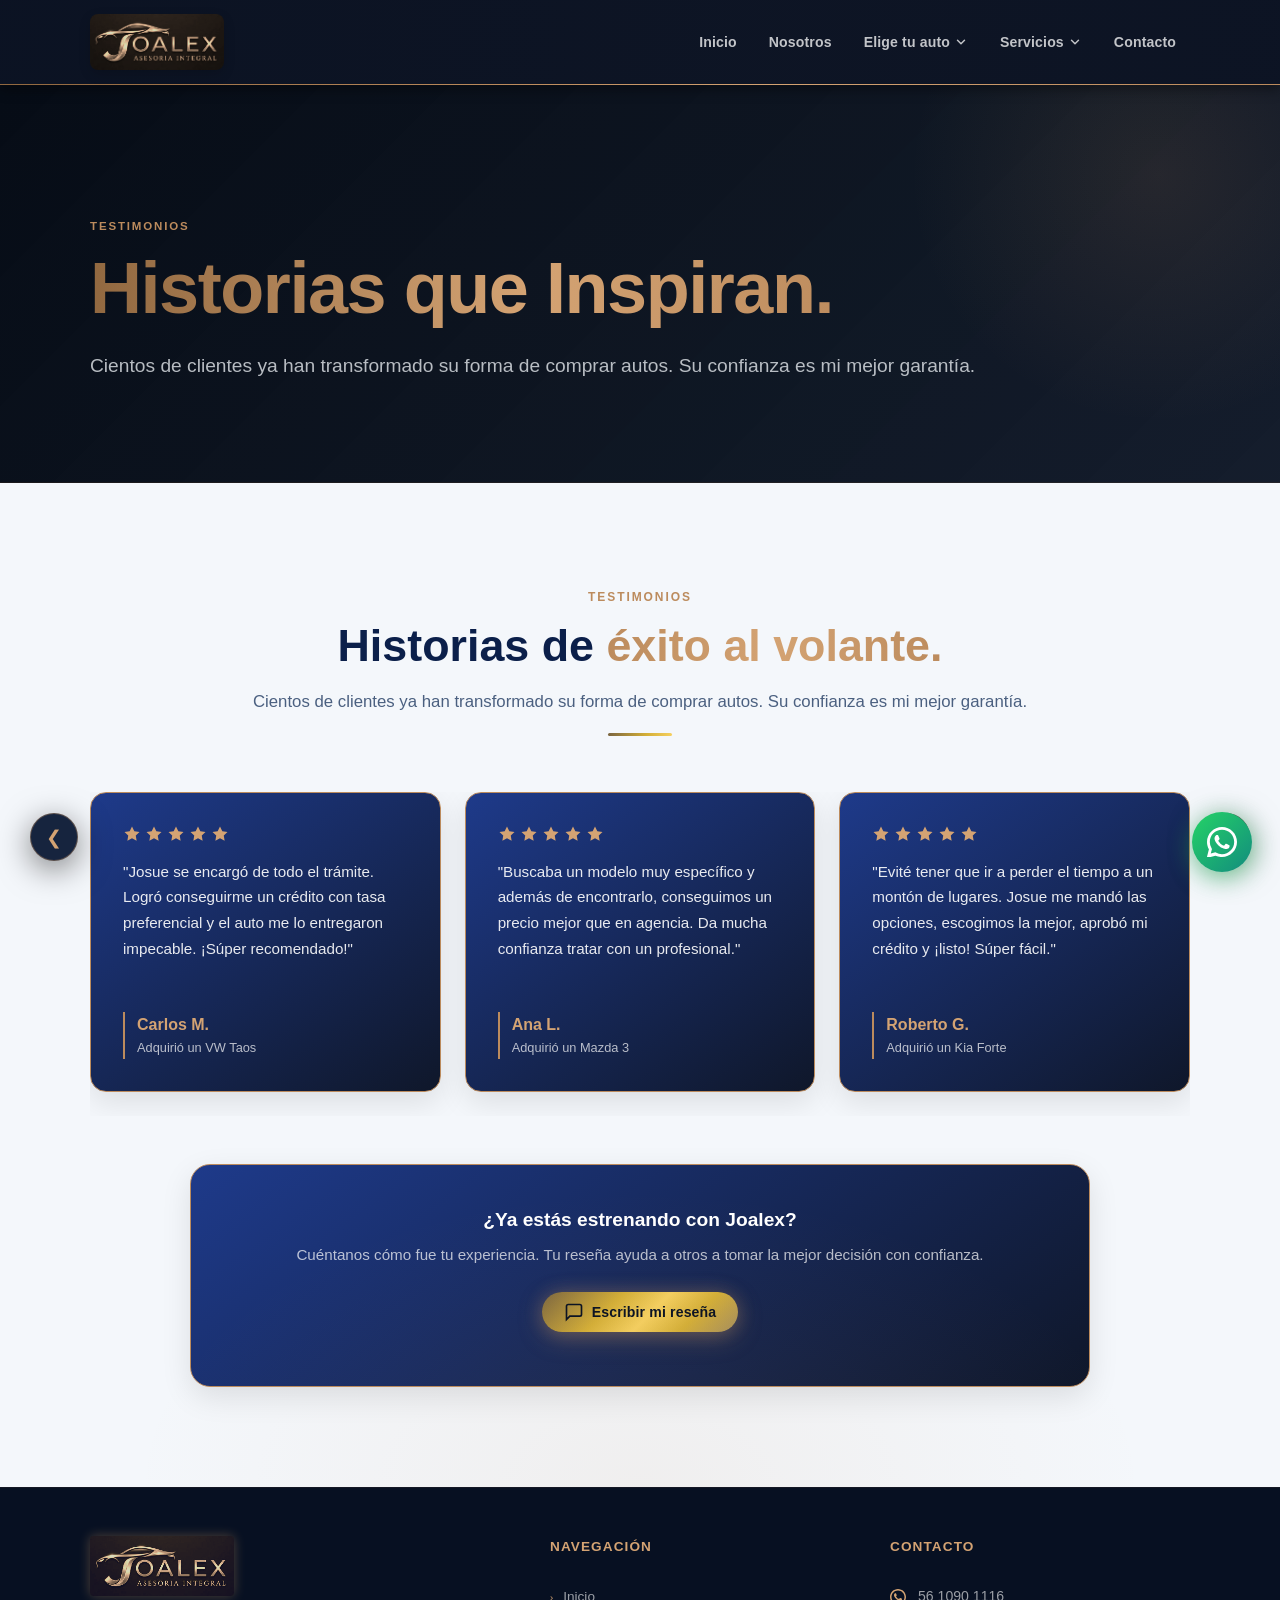
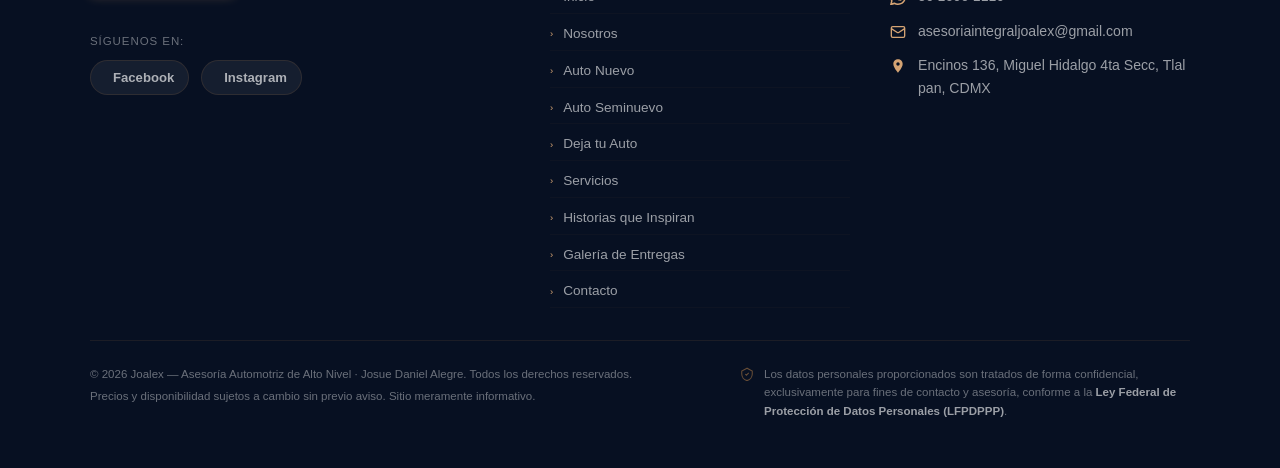
<file: historias-que-inspiran.html>
<!DOCTYPE html>
<html lang="es">

<head>
  <meta charset="UTF-8" />
  <meta name="viewport" content="width=device-width, initial-scale=1.0" />
  <title>Historias que Inspiran · Joalex Asesoría Automotriz</title>
  <meta name="description"
    content="Cientos de clientes ya han transformado su forma de comprar autos con Joalex. Lee sus historias de éxito al volante y comparte la tuya." />
  <link rel="preconnect" href="https://fonts.googleapis.com" />
  <link rel="preconnect" href="https://fonts.gstatic.com" crossorigin />
  <link
    href="https://fonts.googleapis.com/css2?family=Montserrat:wght@400;500;600;700;800&family=Open+Sans:wght@400;500;600;700&display=swap"
    rel="stylesheet" />
  <meta http-equiv="Content-Security-Policy"
    content="default-src 'self'; script-src 'self' 'unsafe-inline' https://fonts.googleapis.com; style-src 'self' 'unsafe-inline' https://fonts.googleapis.com; font-src 'self' https://fonts.gstatic.com; img-src 'self' data: https://wa.me https://*.fbcdn.net https://cdn.simpleicons.org; connect-src 'self' https://wa.me; frame-src 'self' https://www.google.com https://maps.google.com;">
  <meta http-equiv="X-Frame-Options" content="DENY">
  <meta http-equiv="X-Content-Type-Options" content="nosniff">
  <meta name="referrer" content="strict-origin-when-cross-origin">
  <link rel="stylesheet" href="style.css" />
</head>

<body>

  <!-- ===================== HEADER ===================== -->
  <header class="header">
    <div class="header-inner container">
      <div class="logo">
        <a href="index.html" class="header-logo-link">
          <img src="Logo.jpg" alt="JOALEX Asesoría Integral"
            style="height:56px;width:auto;object-fit:contain;display:block;filter:sepia(1) hue-rotate(-15deg) saturate(1.2) brightness(0.85) drop-shadow(0 0 4px rgba(188,139,93,0.5));"
            loading="lazy">
        </a>
      </div>
      <nav class="main-nav" id="mainNav" aria-label="Navegación principal">
        <a href="index.html" class="nav-link ">Inicio</a>
        <a href="mision-vision.html" class="nav-link ">Nosotros</a>

        <!-- Elige tu auto -->
        <div class="nav-dropdown-wrap" id="dropInventario">
          <button class="nav-link nav-dropdown-btn " id="btnInventario" aria-expanded="false" aria-haspopup="true">
            Elige tu auto
            <svg class="nav-arrow" viewBox="0 0 24 24" fill="none" stroke="currentColor" stroke-width="2.5"
              stroke-linecap="round" stroke-linejoin="round" aria-hidden="true">
              <polyline points="6 9 12 15 18 9" />
            </svg>
          </button>
          <div class="nav-dropdown-menu" id="menuInventario" role="menu">
            <a href="index.html#nuevo" class="nav-dropdown-item" role="menuitem"><span class="nav-drop-icon"><svg
                  viewBox="0 0 24 24" fill="none" stroke="currentColor" stroke-width="2" style="width:12px;height:12px">
                  <polyline points="9 18 15 12 9 6" />
                </svg></span>Nuevo</a>
            <a href="seminuevo.html" class="nav-dropdown-item" role="menuitem"><span class="nav-drop-icon"><svg
                  viewBox="0 0 24 24" fill="none" stroke="currentColor" stroke-width="2" style="width:12px;height:12px">
                  <polyline points="9 18 15 12 9 6" />
                </svg></span>Seminuevo</a>
            <a href="deja-tu-auto.html" class="nav-dropdown-item" role="menuitem"><span class="nav-drop-icon"><svg
                  viewBox="0 0 24 24" fill="none" stroke="currentColor" stroke-width="2" style="width:12px;height:12px">
                  <polyline points="9 18 15 12 9 6" />
                </svg></span>Deja tu auto</a>
          </div>
        </div>

        <!-- Servicios -->
        <div class="nav-dropdown-wrap" id="dropServicios">
          <button class="nav-link nav-dropdown-btn nav-link--active" id="btnServicios" aria-expanded="false"
            aria-haspopup="true">
            Servicios
            <svg class="nav-arrow" viewBox="0 0 24 24" fill="none" stroke="currentColor" stroke-width="2.5"
              stroke-linecap="round" stroke-linejoin="round" aria-hidden="true">
              <polyline points="6 9 12 15 18 9" />
            </svg>
          </button>
          <div class="nav-dropdown-menu" id="menuServicios" role="menu">
            <a href="servicios.html" class="nav-dropdown-item" role="menuitem"><span class="nav-drop-icon"><svg
                  viewBox="0 0 24 24" fill="none" stroke="currentColor" stroke-width="2" style="width:12px;height:12px">
                  <polyline points="9 18 15 12 9 6" />
                </svg></span>Consulta Servicios</a>
            <a href="historias-que-inspiran.html" class="nav-dropdown-item" role="menuitem"><span
                class="nav-drop-icon"><svg viewBox="0 0 24 24" fill="none" stroke="currentColor" stroke-width="2"
                  style="width:12px;height:12px">
                  <polyline points="9 18 15 12 9 6" />
                </svg></span>Historias que Inspiran</a>
            <a href="galeria-de-entregas.html" class="nav-dropdown-item" role="menuitem"><span
                class="nav-drop-icon"><svg viewBox="0 0 24 24" fill="none" stroke="currentColor" stroke-width="2"
                  style="width:12px;height:12px">
                  <polyline points="9 18 15 12 9 6" />
                </svg></span>Galería de Entregas</a>
          </div>
        </div>

        <!-- Contacto -->
        <a href="contacto.html" class="nav-link ">Contacto</a>
      </nav>

      <button class="menu-toggle" id="menuToggle" aria-label="Abrir menú" aria-expanded="false">
        <span></span><span></span><span></span>
      </button>
    </div>

    <nav class="mobile-nav" id="mobileNav" aria-label="Menú móvil">
      <a href="index.html" class="mobile-nav-link ">Inicio</a>
      <a href="mision-vision.html" class="mobile-nav-link ">Nosotros</a>

      <div class="mobile-accordion">
        <button class="mobile-accordion-btn" onclick="toggleAccordion(this)" aria-expanded="false">
          Elige tu auto <span class="mobile-acc-arrow">›</span>
        </button>
        <div class="mobile-accordion-body">
          <a href="index.html#nuevo">Nuevo</a>
          <a href="seminuevo.html">Seminuevo</a>
          <a href="deja-tu-auto.html">Deja tu auto</a>
        </div>
      </div>

      <div class="mobile-accordion">
        <button class="mobile-accordion-btn" onclick="toggleAccordion(this)" aria-expanded="false">
          Servicios <span class="mobile-acc-arrow">›</span>
        </button>
        <div class="mobile-accordion-body">
          <a href="servicios.html">Consulta Servicios</a>
          <a href="historias-que-inspiran.html">Historias que Inspiran</a>
          <a href="galeria-de-entregas.html">Galería de Entregas</a>
        </div>
      </div>

      <a href="contacto.html" class="mobile-nav-link ">Contacto</a>
    </nav>
  </header>

  <!-- HERO -->
  <section class="page-hero">
    <div class="container page-hero-inner">
      <span class="section-eyebrow">Testimonios</span>
      <h1>Historias que Inspiran.</h1>
      <p class="page-hero-lead">Cientos de clientes ya han transformado su forma de comprar autos. Su confianza es mi
        mejor garantía.</p>
    </div>
  </section>

  <!-- ===================== TESTIMONIOS ===================== -->
  <section class="testimonios section-padding" id="testimonios" style="background:#F4F7FB;">
    <div class="container fade-in">
      <div class="section-header text-center reveal visible" style="opacity:1;transform:none;">
        <span style="display:inline-block; font-size:0.75rem; font-weight:800; letter-spacing:0.16em; text-transform:uppercase; color:#BC8B5D; margin-bottom:12px;">Testimonios</span>
        <h2 style="font-family:'Montserrat', sans-serif; font-size:clamp(1.9rem,4vw,2.8rem); font-weight:700; color:#0B1F4A; line-height:1.2; margin-bottom:14px;">Historias de <span style="font-style: normal; background:linear-gradient(90deg,#BC8B5D 0%,#D4A373 50%,#BC8B5D 100%); -webkit-background-clip:text; -webkit-text-fill-color:transparent; background-clip:text;">éxito al volante.</span></h2>
        <p style="font-size:clamp(0.92rem,1.4vw,1.05rem); color:#4B6080; max-width:900px; margin:0 auto; line-height:1.75;">Cientos de clientes ya han transformado su forma de comprar autos. Su confianza es mi mejor garantía.</p>
      </div>

      <!-- Carrusel de Testimonios -->

      <button class="carousel-btn prev" onclick="moveCarousel(-1)">&#10094;</button>
      <div class="carousel-track" id="reviewsTrack">
        <div class="testimonio-card">
          <div class="testimonio-rating">
            <svg viewBox="0 0 24 24" fill="currentColor">
              <path d="M12 2l3.09 6.26L22 9.27l-5 4.87 1.18 6.88L12 17.77l-6.18 3.25L7 14.14 2 9.27l6.91-1.01L12 2z" />
            </svg>
            <svg viewBox="0 0 24 24" fill="currentColor">
              <path d="M12 2l3.09 6.26L22 9.27l-5 4.87 1.18 6.88L12 17.77l-6.18 3.25L7 14.14 2 9.27l6.91-1.01L12 2z" />
            </svg>
            <svg viewBox="0 0 24 24" fill="currentColor">
              <path d="M12 2l3.09 6.26L22 9.27l-5 4.87 1.18 6.88L12 17.77l-6.18 3.25L7 14.14 2 9.27l6.91-1.01L12 2z" />
            </svg>
            <svg viewBox="0 0 24 24" fill="currentColor">
              <path d="M12 2l3.09 6.26L22 9.27l-5 4.87 1.18 6.88L12 17.77l-6.18 3.25L7 14.14 2 9.27l6.91-1.01L12 2z" />
            </svg>
            <svg viewBox="0 0 24 24" fill="currentColor">
              <path d="M12 2l3.09 6.26L22 9.27l-5 4.87 1.18 6.88L12 17.77l-6.18 3.25L7 14.14 2 9.27l6.91-1.01L12 2z" />
            </svg>
          </div>
          <p class="testimonio-texto">"Josue se encargó de todo el trámite. Logró conseguirme un crédito con tasa
            preferencial y el auto me lo entregaron impecable. ¡Súper recomendado!"</p>
          <div class="testimonio-autor">
            <strong>Carlos M.</strong>
            <span>Adquirió un VW Taos</span>
          </div>
        </div>

        <div class="testimonio-card">
          <div class="testimonio-rating">
            <svg viewBox="0 0 24 24" fill="currentColor">
              <path d="M12 2l3.09 6.26L22 9.27l-5 4.87 1.18 6.88L12 17.77l-6.18 3.25L7 14.14 2 9.27l6.91-1.01L12 2z" />
            </svg>
            <svg viewBox="0 0 24 24" fill="currentColor">
              <path d="M12 2l3.09 6.26L22 9.27l-5 4.87 1.18 6.88L12 17.77l-6.18 3.25L7 14.14 2 9.27l6.91-1.01L12 2z" />
            </svg>
            <svg viewBox="0 0 24 24" fill="currentColor">
              <path d="M12 2l3.09 6.26L22 9.27l-5 4.87 1.18 6.88L12 17.77l-6.18 3.25L7 14.14 2 9.27l6.91-1.01L12 2z" />
            </svg>
            <svg viewBox="0 0 24 24" fill="currentColor">
              <path d="M12 2l3.09 6.26L22 9.27l-5 4.87 1.18 6.88L12 17.77l-6.18 3.25L7 14.14 2 9.27l6.91-1.01L12 2z" />
            </svg>
            <svg viewBox="0 0 24 24" fill="currentColor">
              <path d="M12 2l3.09 6.26L22 9.27l-5 4.87 1.18 6.88L12 17.77l-6.18 3.25L7 14.14 2 9.27l6.91-1.01L12 2z" />
            </svg>
          </div>
          <p class="testimonio-texto">"Buscaba un modelo muy específico y además de encontrarlo, conseguimos un precio
            mejor que en agencia. Da mucha confianza tratar con un profesional."</p>
          <div class="testimonio-autor">
            <strong>Ana L.</strong>
            <span>Adquirió un Mazda 3</span>
          </div>
        </div>

        <div class="testimonio-card">
          <div class="testimonio-rating">
            <svg viewBox="0 0 24 24" fill="currentColor">
              <path d="M12 2l3.09 6.26L22 9.27l-5 4.87 1.18 6.88L12 17.77l-6.18 3.25L7 14.14 2 9.27l6.91-1.01L12 2z" />
            </svg>
            <svg viewBox="0 0 24 24" fill="currentColor">
              <path d="M12 2l3.09 6.26L22 9.27l-5 4.87 1.18 6.88L12 17.77l-6.18 3.25L7 14.14 2 9.27l6.91-1.01L12 2z" />
            </svg>
            <svg viewBox="0 0 24 24" fill="currentColor">
              <path d="M12 2l3.09 6.26L22 9.27l-5 4.87 1.18 6.88L12 17.77l-6.18 3.25L7 14.14 2 9.27l6.91-1.01L12 2z" />
            </svg>
            <svg viewBox="0 0 24 24" fill="currentColor">
              <path d="M12 2l3.09 6.26L22 9.27l-5 4.87 1.18 6.88L12 17.77l-6.18 3.25L7 14.14 2 9.27l6.91-1.01L12 2z" />
            </svg>
            <svg viewBox="0 0 24 24" fill="currentColor">
              <path d="M12 2l3.09 6.26L22 9.27l-5 4.87 1.18 6.88L12 17.77l-6.18 3.25L7 14.14 2 9.27l6.91-1.01L12 2z" />
            </svg>
          </div>
          <p class="testimonio-texto">"Evité tener que ir a perder el tiempo a un montón de lugares. Josue me mandó las
            opciones, escogimos la mejor, aprobó mi crédito y ¡listo! Súper fácil."</p>
          <div class="testimonio-autor">
            <strong>Roberto G.</strong>
            <span>Adquirió un Kia Forte</span>
          </div>
        </div>
      </div>
      <button class="carousel-btn next" onclick="moveCarousel(1)">&#10095;</button>
    </div>

    <!-- Reseña CTA -->
    <div class="review-cta mt-5 text-center"
      style="max-width: 900px; margin: 40px auto 0; padding: 40px 36px; border-radius: 20px; background: linear-gradient(145deg, #1e3a8a, #0f172a) !important; border: 1px solid var(--gold) !important; box-shadow: 0 10px 30px rgba(0, 0, 0, 0.1) !important;">
      <h3 style="color: white; margin-bottom: 8px; font-size: 1.2rem;">¿Ya estás estrenando con Joalex?</h3>
      <p style="color: rgba(255,255,255,0.7); margin-bottom: 24px; font-size: 0.95rem;">Cuéntanos cómo fue tu
        experiencia. Tu reseña ayuda a otros a tomar la mejor decisión con confianza.</p>
      <button type="button" class="btn btn-gold" onclick="openReviewModal()"
        style="gap: 8px; justify-content: center; display: inline-flex; border: none; cursor: pointer;">
        <svg viewBox="0 0 24 24" fill="none" stroke="currentColor" stroke-width="2" style="width: 20px; height: 20px;">
          <path d="M21 15a2 2 0 0 1-2 2H7l-4 4V5a2 2 0 0 1 2-2h14a2 2 0 0 1 2 2z" />
        </svg>
        Escribir mi reseña
      </button>
    </div>

    </div>

    <!-- Modal de Reseña -->
    <div id="reviewModal" class="modal-overlay" onclick="if(event.target === this) closeReviewModal()">
      <div class="form-container modal-content" style="margin: 0; position: relative;">
        <button type="button" class="modal-close" onclick="closeReviewModal()" aria-label="Cerrar">&times;</button>
        <h3 style="font-size: 1.35rem; margin-bottom: 8px;">Cuéntanos tu historia</h3>
        <p class="form-note" style="margin-bottom: 24px;">Selecciona tu calificación y comparte cómo fue tu experiencia
          de compra con Josue.</p>
        <form id="reviewForm" class="contact-form" onsubmit="submitReview(event)">
          <div class="form-group" style="margin-bottom: 8px;">
            <label>Tu Calificación</label>
            <div class="star-rating">
              <input type="radio" id="star5" name="rating" value="5" required /><label for="star5"
                title="5 estrellas">★</label>
              <input type="radio" id="star4" name="rating" value="4" /><label for="star4" title="4 estrellas">★</label>
              <input type="radio" id="star3" name="rating" value="3" /><label for="star3" title="3 estrellas">★</label>
              <input type="radio" id="star2" name="rating" value="2" /><label for="star2" title="2 estrellas">★</label>
              <input type="radio" id="star1" name="rating" value="1" /><label for="star1" title="1 estrella">★</label>
            </div>
            <span id="rating-error"
              style="display:none; color:#f87171; font-size:0.8rem; margin-top:6px; font-weight:600;">Por favor
              selecciona una calificación antes de publicar.</span>
          </div>
          <div class="form-group">
            <label for="rev-nombre">Nombre y Apellido</label>
            <input type="text" id="rev-nombre" required maxlength="25" placeholder="Ej. Carlos Mendoza">
          </div>
          <div class="form-group">
            <label for="rev-vehiculo">Vehículo adquirido</label>
            <input type="text" id="rev-vehiculo" required maxlength="25" placeholder="Ej. VW Taos Azul">
          </div>
          <div class="form-group">
            <label for="rev-comentario">Tu comentario</label>
            <textarea id="rev-comentario" required rows="3" maxlength="150"
              placeholder="¿Cómo fue la atención y el proceso de entrega?"
              onkeydown="if(event.key==='Enter'){event.preventDefault();return false;}"></textarea>
          </div>
          <button type="submit" class="btn btn-gold btn-full mt-2">
            Publicar Reseña
          </button>
        </form>
      </div>
    </div>
  </section>

  <!-- FOOTER -->
  <footer class="footer">
    <div class="container">
      <div id="footerGrid" class="footer-grid">

        <!-- Col 1: Logo + redes -->
        <div class="footer-col footer-about">
          <a href="index.html" class="footer-logo-wrap" style="display:inline-block; margin-bottom: 20px;">
            <img src="Logo.jpg" alt="JOALEX Asesoría Integral" class="footer-logo-img"
              style="height: 60px; width: auto; object-fit: contain; border-radius: 4px; filter: sepia(1) hue-rotate(-15deg) saturate(1.2) brightness(0.85) drop-shadow(0 0 6px rgba(188,139,93,0.4));">
          </a>
          <div class="footer-social">
            <p class="footer-label">Síguenos en:</p>
            <div class="footer-social-links">
              <a href="https://www.facebook.com/josue.alegre.142" target="_blank" rel="noopener noreferrer"
                class="social-btn facebook" title="Facebook">
                <svg viewBox="0 0 24 24" fill="currentColor">
                  <path
                    d="M24 12.073c0-6.627-5.373-12-12-12s-12 5.373-12 12c0 5.99 4.388 10.954 10.125 11.854v-8.385H7.078v-3.47h3.047V9.43c0-3.007 1.792-4.669 4.533-4.669 1.312 0 2.686.235 2.686.235v2.953H15.83c-1.491 0-1.956.925-1.956 1.874v2.25h3.328l-.532 3.47h-2.796v8.385C19.612 23.027 24 18.062 24 12.073z" />
                </svg>
                Facebook
              </a>
              <a href="https://www.instagram.com/joalex_0498?igsh=MXZ6ZXh2Y3VhcGdrOA%3D%3D" target="_blank"
                rel="noopener noreferrer" class="social-btn instagram" title="Instagram">
                <svg viewBox="0 0 24 24" fill="currentColor">
                  <path
                    d="M12 2.163c3.204 0 3.584.012 4.85.07 3.252.148 4.771 1.691 4.919 4.919.058 1.265.069 1.645.069 4.849 0 3.205-.012 3.584-.069 4.849-.149 3.225-1.664 4.771-4.919 4.919-1.266.058-1.644.07-4.85.07-3.204 0-3.584-.012-4.849-.07-3.26-.149-4.771-1.699-4.919-4.92-.058-1.265-.07-1.644-.07-4.849 0-3.204.013-3.583.07-4.849.149-3.227 1.664-4.771 4.919-4.919 1.266-.057 1.645-.069 4.849-.069zm0-2.163c-3.259 0-3.667.014-4.947.072-4.358.2-6.78 2.618-6.98 6.98-.059 1.281-.073 1.689-.073 4.948 0 3.259.014 3.668.072 4.948.2 4.358 2.618 6.78 6.98 6.98 1.281.058 1.689.072 4.948.072 3.259 0 3.668-.014 4.948-.072 4.354-.2 6.782-2.618 6.979-6.98.059-1.28.073-1.689.073-4.948 0-3.259-.014-3.667-.072-4.947-.196-4.354-2.617-6.78-6.979-6.98-1.281-.059-1.69-.073-4.949-.073zm0 5.838c-3.403 0-6.162 2.759-6.162 6.162s2.759 6.163 6.162 6.163 6.162-2.759 6.162-6.163c0-3.403-2.759-6.162-6.162-6.162zm0 10.162c-2.209 0-4-1.79-4-4 0-2.209 1.791-4 4-4s4 1.791 4 4c0 2.21-1.791 4-4 4zm6.406-11.845c-.796 0-1.441.645-1.441 1.44s.645 1.44 1.441 1.44c.795 0 1.439-.645 1.439-1.44s-.644-1.44-1.439-1.44z" />
                </svg>
                Instagram
              </a>
            </div>
          </div>
        </div>

        <!-- Col 2: Navegacion -->
        <div class="footer-col footer-nav">
          <h4 class="footer-title">Navegación</h4>
          <ul class="footer-links">
            <li><a href="index.html"><span>&#8250;</span> Inicio</a></li>
            <li><a href="mision-vision.html"><span>&#8250;</span> Nosotros</a></li>
            <li><a href="index.html#nuevo"><span>&#8250;</span> Auto Nuevo</a></li>
            <li><a href="seminuevo.html"><span>&#8250;</span> Auto Seminuevo</a></li>
            <li><a href="deja-tu-auto.html"><span>&#8250;</span> Deja tu Auto</a></li>
            <li><a href="servicios.html"><span>&#8250;</span> Servicios</a></li>
            <li><a href="historias-que-inspiran.html"><span>&#8250;</span> Historias que Inspiran</a></li>
            <li><a href="galeria-de-entregas.html"><span>&#8250;</span> Galería de Entregas</a></li>
            <li><a href="contacto.html"><span>&#8250;</span> Contacto</a></li>
          </ul>
        </div>

        <!-- Col 3: Contacto -->
        <div class="footer-col footer-contact">
          <h4 class="footer-title">Contacto</h4>
          <ul class="footer-contact-list">
            <li>
              <svg viewBox="0 0 24 24" fill="currentColor">
                <path
                  d="M17.472 14.382c-.297-.149-1.758-.867-2.03-.967-.273-.099-.471-.148-.67.15-.197.297-.767.966-.94 1.164-.173.199-.347.223-.644.075-.297-.15-1.255-.463-2.39-1.475-.883-.788-1.48-1.761-1.653-2.059-.173-.297-.018-.458.13-.606.134-.133.298-.347.446-.52.149-.174.198-.298.298-.497.099-.198.05-.371-.025-.52-.075-.149-.669-1.612-.916-2.207-.242-.579-.487-.5-.669-.51-.173-.008-.371-.01-.57-.01-.198 0-.52.074-.792.372-.272.297-1.04 1.016-1.04 2.479 0 1.462 1.065 2.875 1.213 3.074.149.198 2.096 3.2 5.077 4.487.709.306 1.262.489 1.694.625.712.227 1.36.195 1.871.118.571-.085 1.758-.719 2.006-1.413.248-.694.248-1.289.173-1.413-.074-.124-.272-.198-.57-.347z" />
                <path
                  d="M12 0C5.373 0 0 5.373 0 12c0 2.123.557 4.116 1.532 5.845L.057 23.57a.75.75 0 0 0 .916.916l5.733-1.474A11.953 11.953 0 0 0 12 24c6.627 0 12-5.373 12-12S18.627 0 12 0zm0 21.75a9.713 9.713 0 0 1-4.95-1.358l-.355-.212-3.682.946.965-3.568-.232-.368A9.717 9.717 0 0 1 2.25 12C2.25 6.615 6.615 2.25 12 2.25S21.75 6.615 21.75 12 17.385 21.75 12 21.75z" />
              </svg>
              <a href="https://wa.me/5215610901116?text=Hola%20Josue,%20quiero%20informes%20de%20un%20auto"
                target="_blank" rel="noopener noreferrer">56 1090 1116</a>
            </li>
            <li>
              <svg viewBox="0 0 24 24" fill="none" stroke="currentColor" stroke-width="2">
                <rect x="2" y="4" width="20" height="16" rx="2" />
                <path d="m22 7-8.97 5.7a1.94 1.94 0 0 1-2.06 0L2 7" />
              </svg>
              <a href="mailto:asesoriaintegraljoalex@gmail.com">asesoriaintegraljoalex@gmail.com</a>
            </li>
            <li>
              <svg viewBox="0 0 24 24" fill="currentColor">
                <path
                  d="M12 2C8.13 2 5 5.13 5 9c0 5.25 7 13 7 13s7-7.75 7-13c0-3.87-3.13-7-7-7zm0 9.5c-1.38 0-2.5-1.12-2.5-2.5s1.12-2.5 2.5-2.5 2.5 1.12 2.5 2.5-1.12 2.5-2.5 2.5z" />
              </svg>
              <a href="https://share.google/NDEFLMH5rmBPbDOVB" target="_blank" rel="noopener noreferrer">Encinos 136,
                Miguel Hidalgo 4ta Secc, Tlalpan, CDMX</a>
            </li>
          </ul>
        </div>
      </div>

      <!-- Barra legal inferior -->
      <div class="footer-legal-bar">
        <div class="footer-legal-info">
          <p>&copy; 2026 Joalex &mdash; Asesoría Automotriz de Alto Nivel &middot; Josue Daniel Alegre. Todos los
            derechos reservados.</p>
          <p>Precios y disponibilidad sujetos a cambio sin previo aviso. Sitio meramente informativo.</p>
        </div>
        <div class="footer-privacy-box">
          <svg viewBox="0 0 24 24" fill="none" stroke="currentColor" stroke-width="1.8">
            <path d="M12 2L3 7v5c0 5.25 3.75 10.15 9 11.35C17.25 22.15 21 17.25 21 12V7L12 2z" />
            <polyline points="9 12 11 14 15 10" />
          </svg>
          <p>Los datos personales proporcionados son tratados de forma confidencial, exclusivamente para fines de
            contacto y asesoría, conforme a la <strong>Ley Federal de Protección de Datos Personales
              (LFPDPPP)</strong>.</p>
        </div>
      </div>
    </div>
  </footer>

  <!-- WhatsApp flotante -->
  <a href="https://wa.me/5215610901116?text=Hola%20Josue,%20quiero%20informes%20de%20un%20auto" class="wa-float"
    target="_blank" rel="noopener noreferrer" title="Chatear por WhatsApp">
    <svg viewBox="0 0 24 24" fill="currentColor">
      <path
        d="M17.472 14.382c-.297-.149-1.758-.867-2.03-.967-.273-.099-.471-.148-.67.15-.197.297-.767.966-.94 1.164-.173.199-.347.223-.644.075-.297-.15-1.255-.463-2.39-1.475-.883-.788-1.48-1.761-1.653-2.059-.173-.297-.018-.458.13-.606.134-.133.298-.347.446-.52.149-.174.198-.298.298-.497.099-.198.05-.371-.025-.52-.075-.149-.669-1.612-.916-2.207-.242-.579-.487-.5-.669-.51-.173-.008-.371-.01-.57-.01-.198 0-.52.074-.792.372-.272.297-1.04 1.016-1.04 2.479 0 1.462 1.065 2.875 1.213 3.074.149.198 2.096 3.2 5.077 4.487.709.306 1.262.489 1.694.625.712.227 1.36.195 1.871.118.571-.085 1.758-.719 2.006-1.413.248-.694.248-1.289.173-1.413-.074-.124-.272-.198-.57-.347z" />
      <path
        d="M12 0C5.373 0 0 5.373 0 12c0 2.123.557 4.116 1.532 5.845L.057 23.57a.75.75 0 0 0 .916.916l5.733-1.474A11.953 11.953 0 0 0 12 24c6.627 0 12-5.373 12-12S18.627 0 12 0zm0 21.75a9.713 9.713 0 0 1-4.95-1.358l-.355-.212-3.682.946.965-3.568-.232-.368A9.717 9.717 0 0 1 2.25 12C2.25 6.615 6.615 2.25 12 2.25S21.75 6.615 21.75 12 17.385 21.75 12 21.75z" />
    </svg>
  </a>

  <script>
    // Menu Movil
    const menuToggle = document.getElementById('menuToggle');
    const mobileNav = document.getElementById('mobileNav');

    function closeMobileMenu() {
      mobileNav.classList.remove('open');
      menuToggle.setAttribute('aria-expanded', 'false');
    }

    if (menuToggle) {
      menuToggle.addEventListener('click', function () {
        const isOpen = mobileNav.classList.toggle('open');
        menuToggle.setAttribute('aria-expanded', isOpen ? 'true' : 'false');
      });
    }

    document.addEventListener('click', function (e) {
      if (mobileNav && !mobileNav.contains(e.target) && menuToggle && !menuToggle.contains(e.target)) {
        closeMobileMenu();
      }
    });

    // Dropdowns de escritorio
    const allDropBtns = document.querySelectorAll('.nav-dropdown-btn');

    function closeAllDropdowns(except) {
      allDropBtns.forEach(function (btn) {
        if (btn !== except) btn.setAttribute('aria-expanded', 'false');
      });
    }

    document.addEventListener('click', function (e) {
      const clickedBtn = e.target.closest('.nav-dropdown-btn');
      const clickedWrap = e.target.closest('.nav-dropdown-wrap');

      if (clickedBtn) {
        const isOpen = clickedBtn.getAttribute('aria-expanded') === 'true';
        closeAllDropdowns(clickedBtn);
        clickedBtn.setAttribute('aria-expanded', isOpen ? 'false' : 'true');
      } else if (!clickedWrap) {
        closeAllDropdowns(null);
      }
    });

    document.addEventListener('keydown', function (e) {
      if (e.key === 'Escape') closeAllDropdowns(null);
    });

    // Acordeon Movil
    function toggleAccordion(btn) {
      const body = btn.nextElementSibling;
      const isOpen = body.classList.toggle('open');
      btn.setAttribute('aria-expanded', isOpen ? 'true' : 'false');
      document.querySelectorAll('.mobile-accordion-body.open').forEach(el => {
        if (el !== body) {
          el.classList.remove('open');
          el.previousElementSibling.setAttribute('aria-expanded', 'false');
        }
      });
    }

    // Controles del Carrusel de Testimonios
    function moveCarousel(direction) {
      const track = document.getElementById('reviewsTrack');
      const scrollAmount = window.innerWidth > 768 ? track.offsetWidth / 2 : track.offsetWidth;
      track.scrollBy({ left: direction * scrollAmount, behavior: 'smooth' });
    }

    // Enviar Reseña Localmente
    function submitReview(e) {
      if (e) e.preventDefault();

      const ratingOptions = document.getElementsByName('rating');
      let rating = null;
      for (let i = 0; i < ratingOptions.length; i++) { if (ratingOptions[i].checked) { rating = ratingOptions[i].value; break; } }

      const nombre = document.getElementById('rev-nombre').value.trim();
      const vehiculo = document.getElementById('rev-vehiculo').value.trim();
      const comentario = document.getElementById('rev-comentario').value.trim();

      const ratingError = document.getElementById('rating-error');
      if (!rating) {
        ratingError.style.display = 'block';
        ratingError.scrollIntoView({ behavior: 'smooth', block: 'center' });
        return;
      }
      ratingError.style.display = 'none';

      if (!nombre || !vehiculo || !comentario) {
        alert("Por favor completa todos los campos de la resena.");
        return;
      }

      const track = document.getElementById('reviewsTrack');

      let starsHtml = '';
      for (let i = 0; i < 5; i++) {
        starsHtml += i < parseInt(rating)
          ? '<svg viewBox="0 0 24 24" fill="currentColor"><path d="M12 2l3.09 6.26L22 9.27l-5 4.87 1.18 6.88L12 17.77l-6.18 3.25L7 14.14 2 9.27l6.91-1.01L12 2z"/></svg>'
          : '<svg viewBox="0 0 24 24" fill="none" stroke="currentColor" stroke-width="2"><path d="M12 2l3.09 6.26L22 9.27l-5 4.87 1.18 6.88L12 17.77l-6.18 3.25L7 14.14 2 9.27l6.91-1.01L12 2z"/></svg>';
      }

      const card = document.createElement('div');
      card.className = 'testimonio-card';

      const ratingDiv = document.createElement('div');
      ratingDiv.className = 'testimonio-rating';
      ratingDiv.innerHTML = starsHtml;

      const textoP = document.createElement('p');
      textoP.className = 'testimonio-texto';
      textoP.textContent = `"${comentario}"`;

      const autorDiv = document.createElement('div');
      autorDiv.className = 'testimonio-autor';

      const nombreStrong = document.createElement('strong');
      nombreStrong.textContent = nombre;

      const vehiculoSpan = document.createElement('span');
      vehiculoSpan.textContent = `Adquirio un ${vehiculo}`;

      autorDiv.appendChild(nombreStrong);
      autorDiv.appendChild(vehiculoSpan);

      card.appendChild(ratingDiv);
      card.appendChild(textoP);
      card.appendChild(autorDiv);

      track.insertBefore(card, track.firstChild);

      while (track.children.length > 20) {
        track.removeChild(track.lastChild);
      }

      document.getElementById('reviewForm').reset();
      closeReviewModal();

      setTimeout(() => { track.scrollTo({ left: 0, behavior: 'smooth' }); }, 100);
      setTimeout(() => { alert("Gracias por tu resena! Tu opinion ha sido publicada."); }, 400);
    }

    // Controles Modal Reseñas
    function openReviewModal() {
      document.getElementById('reviewModal').classList.add('active');
    }
    function closeReviewModal() {
      document.getElementById('reviewModal').classList.remove('active');
    }

    // Animaciones al scroll
    const revealObserver = new IntersectionObserver((entries) => {
      entries.forEach(entry => {
        if (entry.isIntersecting) {
          entry.target.classList.add('visible');
          revealObserver.unobserve(entry.target);
        }
      });
    }, { threshold: 0.12 });

    document.querySelectorAll('.reveal, .reveal-left, .reveal-right, .reveal-scale').forEach(el => {
      revealObserver.observe(el);
    });
  </script>

</body>

</html>
</file>
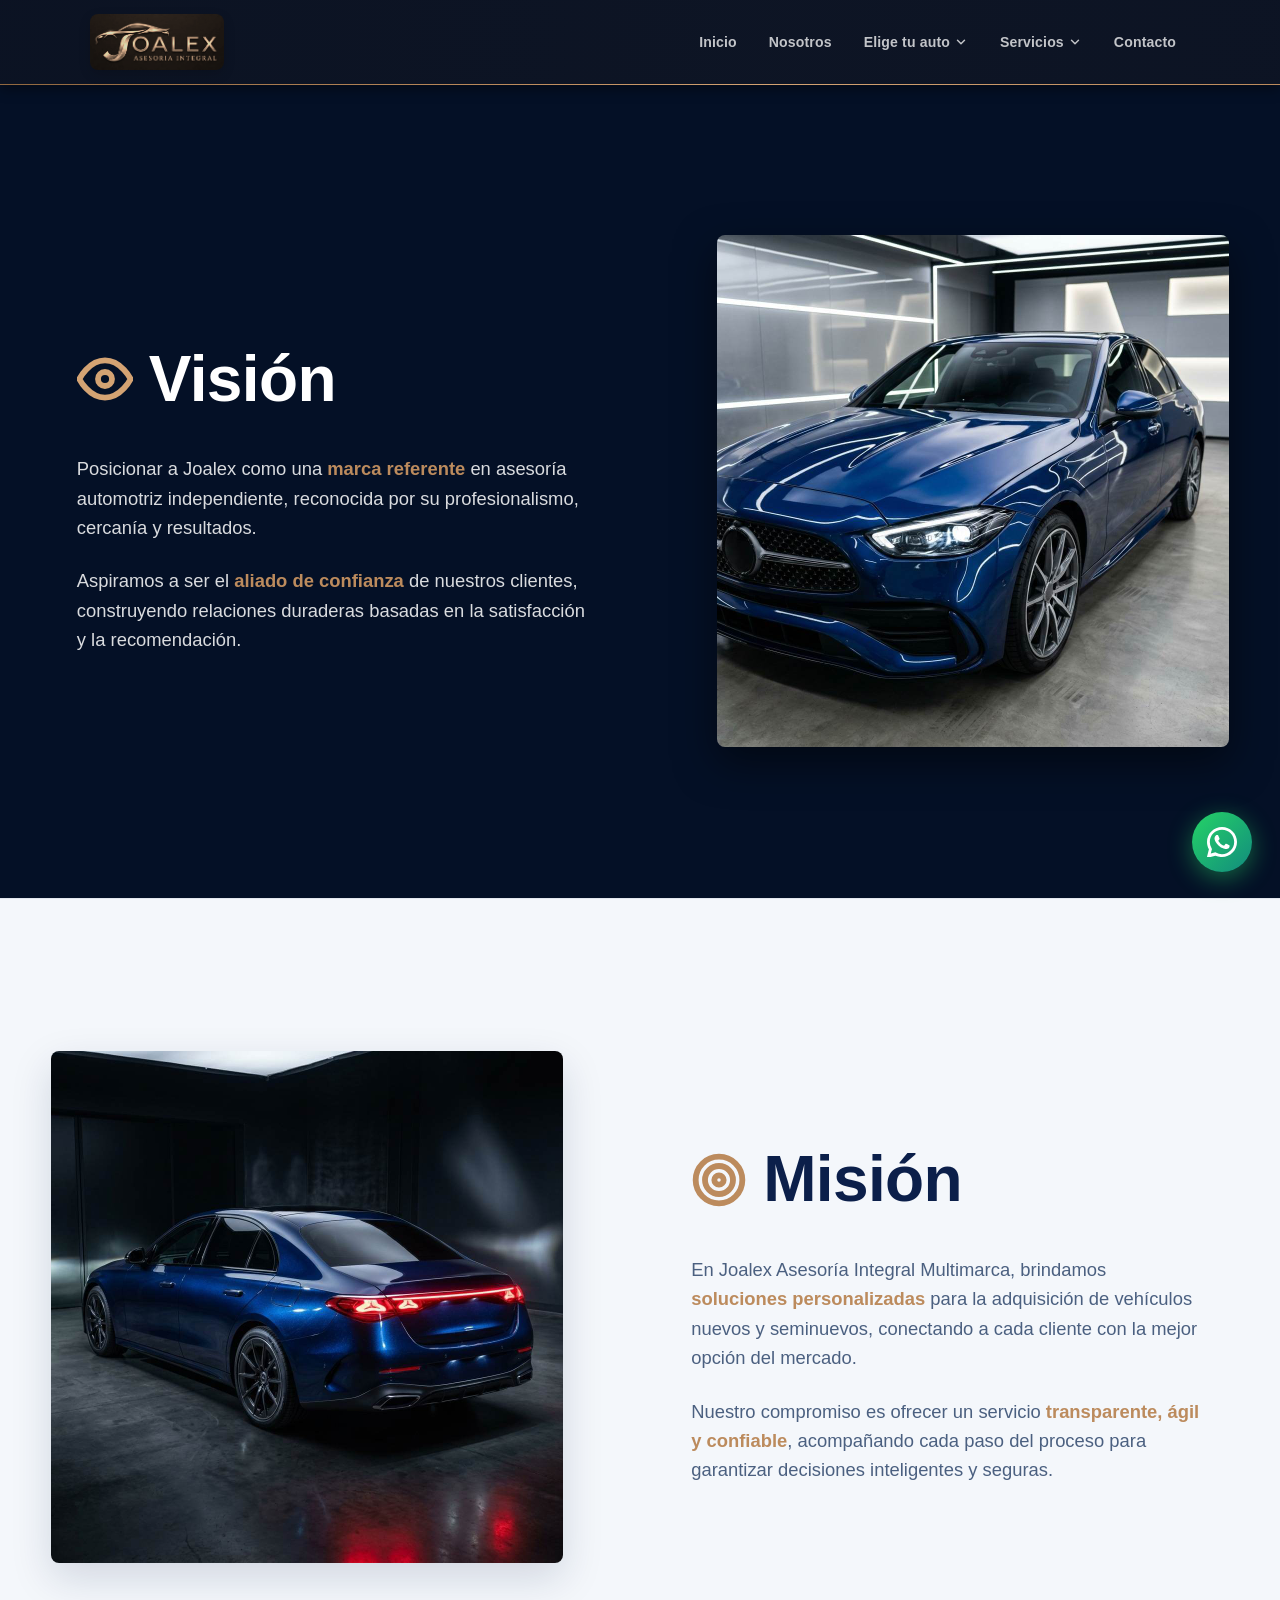
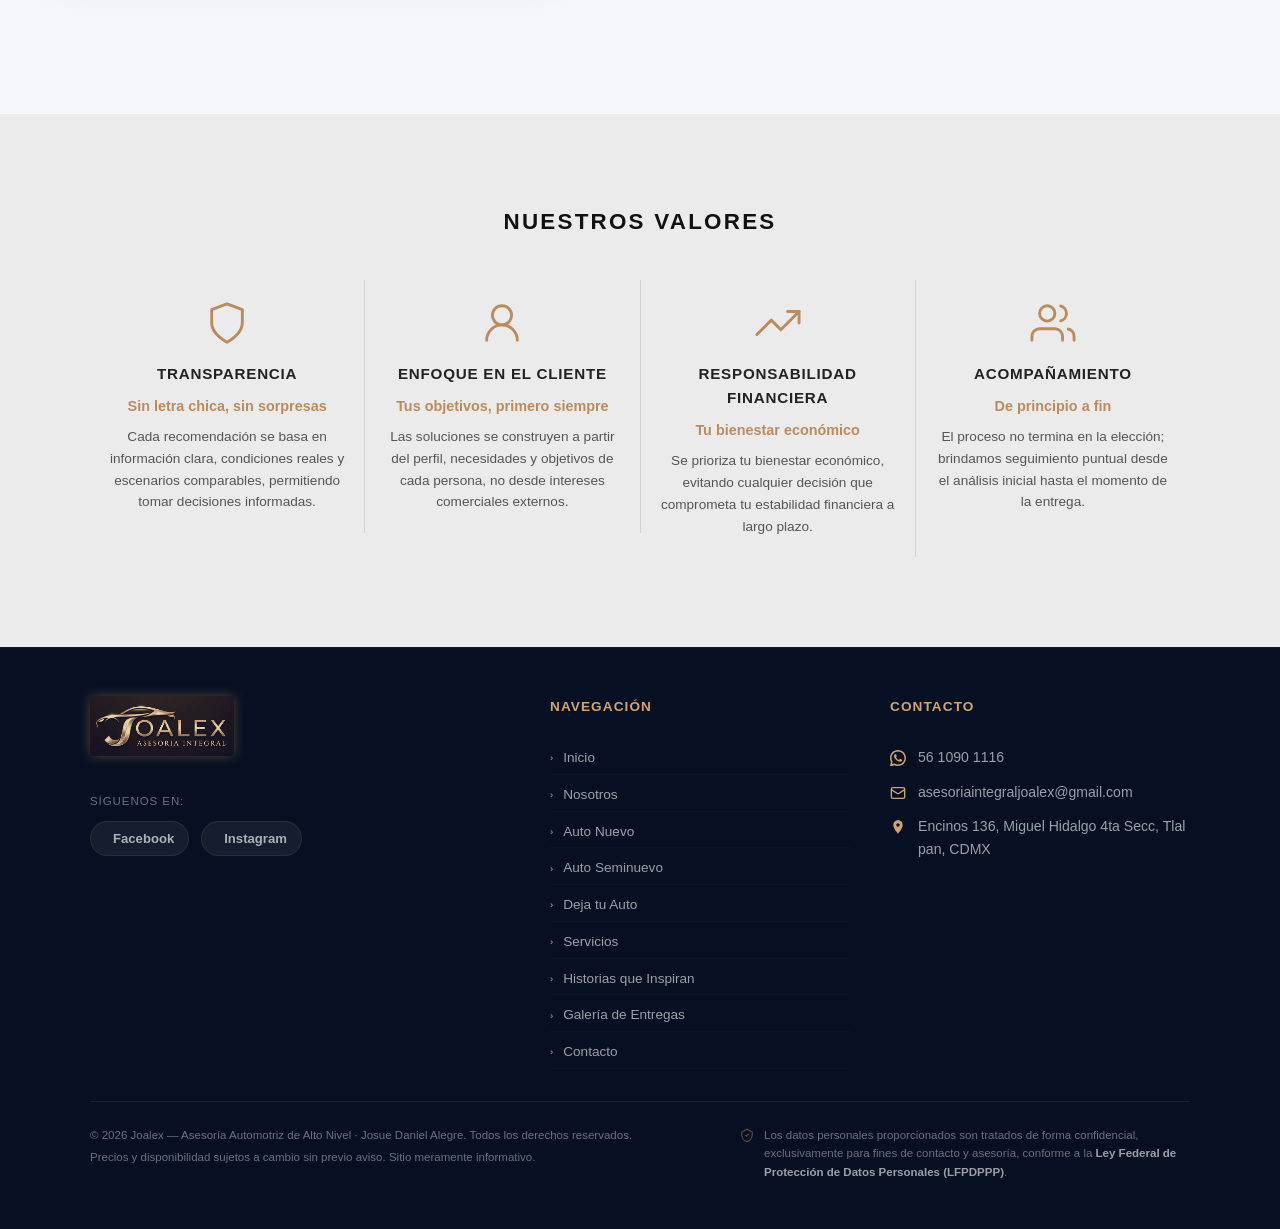
<file: mision-vision.html>
<!DOCTYPE html>
<html lang="es">

<head>
  <meta charset="UTF-8" />
  <meta name="viewport" content="width=device-width, initial-scale=1.0" />
  <title>Filosofía y Valores · Joalex Asesoría Automotriz</title>
  <meta name="description"
    content="Nos movemos bajo principios de honestidad y eficiencia. Nuestra visión es simplificar el proceso de compra y venta automotriz eliminando barreras burocráticas y garantizando seguridad legal." />
  <link rel="preconnect" href="https://fonts.googleapis.com" />
  <link rel="preconnect" href="https://fonts.gstatic.com" crossorigin />
  <link
    href="https://fonts.googleapis.com/css2?family=Montserrat:wght@400;500;600;700;800&family=Open+Sans:wght@400;500;600;700&display=swap"
    rel="stylesheet" />
  <meta http-equiv="Content-Security-Policy"
    content="default-src 'self'; script-src 'self' 'unsafe-inline' https://fonts.googleapis.com; style-src 'self' 'unsafe-inline' https://fonts.googleapis.com; font-src 'self' https://fonts.gstatic.com; img-src 'self' data: https://wa.me https://*.fbcdn.net https://cdn.simpleicons.org; connect-src 'self' https://wa.me; frame-src 'self' https://www.google.com https://maps.google.com;">
  <meta http-equiv="X-Frame-Options" content="DENY">
  <meta http-equiv="X-Content-Type-Options" content="nosniff">
  <meta name="referrer" content="strict-origin-when-cross-origin">
  <link rel="stylesheet" href="style.css" />

</head>

<body>

  <header class="header">
    <div class="header-inner container">
      <div class="logo">
        <a href="index.html" class="header-logo-link">
          <img src="Logo.jpg" alt="JOALEX Asesoría Integral"
            style="height:56px;width:auto;object-fit:contain;display:block;filter:sepia(1) hue-rotate(-15deg) saturate(1.2) brightness(0.85) drop-shadow(0 0 4px rgba(188,139,93,0.5));"
            loading="lazy">
        </a>
      </div>
      <nav class="main-nav" id="mainNav" aria-label="Navegación principal">
        <a href="index.html" class="nav-link ">Inicio</a>
        <a href="mision-vision.html" class="nav-link nav-link--active">Nosotros</a>

        <!-- Elige tu auto -->
        <div class="nav-dropdown-wrap" id="dropInventario">
          <button class="nav-link nav-dropdown-btn " id="btnInventario" aria-expanded="false" aria-haspopup="true">
            Elige tu auto
            <svg class="nav-arrow" viewBox="0 0 24 24" fill="none" stroke="currentColor" stroke-width="2.5"
              stroke-linecap="round" stroke-linejoin="round" aria-hidden="true">
              <polyline points="6 9 12 15 18 9" />
            </svg>
          </button>
          <div class="nav-dropdown-menu" id="menuInventario" role="menu">
            <a href="index.html#nuevo" class="nav-dropdown-item" role="menuitem"><span class="nav-drop-icon"><svg viewBox="0 0 24 24" fill="none" stroke="currentColor" stroke-width="2" style="width:12px;height:12px"><polyline points="9 18 15 12 9 6"/></svg></span>Nuevo</a>
            <a href="seminuevo.html" class="nav-dropdown-item" role="menuitem"><span class="nav-drop-icon"><svg viewBox="0 0 24 24" fill="none" stroke="currentColor" stroke-width="2" style="width:12px;height:12px"><polyline points="9 18 15 12 9 6"/></svg></span>Seminuevo</a>
            <a href="deja-tu-auto.html" class="nav-dropdown-item" role="menuitem"><span class="nav-drop-icon"><svg viewBox="0 0 24 24" fill="none" stroke="currentColor" stroke-width="2" style="width:12px;height:12px"><polyline points="9 18 15 12 9 6"/></svg></span>Deja tu auto</a>
          </div>
        </div>

        <!-- Servicios -->
        <div class="nav-dropdown-wrap" id="dropServicios">
          <button class="nav-link nav-dropdown-btn " id="btnServicios" aria-expanded="false" aria-haspopup="true">
            Servicios
            <svg class="nav-arrow" viewBox="0 0 24 24" fill="none" stroke="currentColor" stroke-width="2.5"
              stroke-linecap="round" stroke-linejoin="round" aria-hidden="true">
              <polyline points="6 9 12 15 18 9" />
            </svg>
          </button>
          <div class="nav-dropdown-menu" id="menuServicios" role="menu">
            <a href="servicios.html" class="nav-dropdown-item" role="menuitem"><span class="nav-drop-icon"><svg viewBox="0 0 24 24" fill="none" stroke="currentColor" stroke-width="2" style="width:12px;height:12px"><polyline points="9 18 15 12 9 6"/></svg></span>Consulta Servicios</a>
            <a href="historias-que-inspiran.html" class="nav-dropdown-item" role="menuitem"><span class="nav-drop-icon"><svg viewBox="0 0 24 24" fill="none" stroke="currentColor" stroke-width="2" style="width:12px;height:12px"><polyline points="9 18 15 12 9 6"/></svg></span>Historias que Inspiran</a>
            <a href="galeria-de-entregas.html" class="nav-dropdown-item" role="menuitem"><span class="nav-drop-icon"><svg viewBox="0 0 24 24" fill="none" stroke="currentColor" stroke-width="2" style="width:12px;height:12px"><polyline points="9 18 15 12 9 6"/></svg></span>Galería de Entregas</a>
          </div>
        </div>

        <!-- Contacto -->
        <a href="contacto.html" class="nav-link ">Contacto</a>
      </nav>

      <button class="menu-toggle" id="menuToggle" aria-label="Abrir menú" aria-expanded="false">
        <span></span><span></span><span></span>
      </button>
    </div>

    <nav class="mobile-nav" id="mobileNav" aria-label="Menú móvil">
      <a href="index.html" class="mobile-nav-link ">Inicio</a>
      <a href="mision-vision.html" class="mobile-nav-link nav-link--active">Nosotros</a>

      <div class="mobile-accordion">
        <button class="mobile-accordion-btn" onclick="toggleAccordion(this)" aria-expanded="false">
          Elige tu auto <span class="mobile-acc-arrow">›</span>
        </button>
        <div class="mobile-accordion-body">
          <a href="index.html#nuevo">Nuevo</a>
          <a href="seminuevo.html">Seminuevo</a>
          <a href="deja-tu-auto.html">Deja tu auto</a>
        </div>
      </div>

      <div class="mobile-accordion">
        <button class="mobile-accordion-btn" onclick="toggleAccordion(this)" aria-expanded="false">
          Servicios <span class="mobile-acc-arrow">›</span>
        </button>
        <div class="mobile-accordion-body">
          <a href="servicios.html">Consulta Servicios</a>
          <a href="historias-que-inspiran.html">Historias que Inspiran</a>
          <a href="galeria-de-entregas.html">Galería de Entregas</a>
        </div>
      </div>

      <a href="contacto.html" class="mobile-nav-link ">Contacto</a>
    </nav>
  </header>

  <!-- ================= VISIÓN ================= -->
  <section style="display: flex; flex-wrap: wrap; align-items: center; background: #041026; color: white;">
    <!-- Text Half (Left) -->
    <div style="flex: 1; min-width: 320px; display: flex; align-items: center; justify-content: center; padding: clamp(40px, 6vw, 80px);">
      <div style="max-width: 540px; width: 100%;">
         <div style="display: flex; align-items: center; gap: 16px; margin-bottom: 24px;">
            <!-- Eye icon -->
            <svg fill="none" stroke="#D4A373" stroke-width="2.5" width="56" height="56" viewBox="0 0 24 24" stroke-linecap="round" stroke-linejoin="round">
              <path d="M1 12s4-8 11-8 11 8 11 8-4 8-11 8-11-8-11-8z"/><circle cx="12" cy="12" r="3"/>
            </svg>
            <h2 style="font-size: clamp(2.5rem, 5vw, 4rem); font-weight: 700; font-family: 'Montserrat', sans-serif; letter-spacing: -0.01em; margin: 0;">Visión</h2>
         </div>
         
         <div style="font-size: clamp(1rem, 1.8vw, 1.15rem); line-height: 1.6; color: rgba(255,255,255,0.85);">
           <p style="margin-bottom: 24px;">Posicionar a Joalex como una <strong style="color:var(--gold);">marca referente</strong> en asesor&iacute;a automotriz independiente, reconocida por su profesionalismo, cercan&iacute;a y resultados.</p>
           <p>Aspiramos a ser el <strong style="color:var(--gold);">aliado de confianza</strong> de nuestros clientes, construyendo relaciones duraderas basadas en la satisfacci&oacute;n y la recomendaci&oacute;n.</p>
         </div>
      </div>
    </div>
    
    <!-- Image Half (Right) -->
    <div style="flex: 1; min-width: 320px; padding: clamp(20px, 4vw, 60px);">
       <img src="auto_vision2.jpg" alt="Visión" style="width: 100%; height: auto; border-radius: 8px; box-shadow: 0 15px 40px rgba(0,0,0,0.5); display: block;">
    </div>
  </section>

  <!-- ================= MISIÓN ================= -->
  <section style="display: flex; flex-wrap: wrap; align-items: center; background: #F4F7FB; border-top: 1px solid rgba(15,45,94,0.08);">
    <!-- Image Half (Left) -->
    <div class="mision-img-half" style="flex: 1; min-width: 320px; padding: clamp(20px, 4vw, 60px);">
       <img src="auto_mision2.jpg" alt="Misión" style="width: 100%; height: auto; border-radius: 8px; box-shadow: 0 15px 40px rgba(11,31,74,0.15); display: block;">
    </div>

    <!-- Text Half (Right) -->
    <div class="mision-text-half" style="flex: 1; min-width: 320px; display: flex; align-items: center; justify-content: center; padding: clamp(40px, 6vw, 80px);">
      <div style="max-width: 540px; width: 100%;">
         <div style="display: flex; align-items: center; gap: 16px; margin-bottom: 24px;">
            <!-- Target icon -->
            <svg fill="none" stroke="#BC8B5D" stroke-width="2.5" width="56" height="56" viewBox="0 0 24 24" stroke-linecap="round" stroke-linejoin="round">
              <circle cx="12" cy="12" r="10"/><circle cx="12" cy="12" r="6"/><circle cx="12" cy="12" r="2"/>
            </svg>
            <h2 style="font-size: clamp(2.5rem, 5vw, 4rem); font-weight: 700; font-family: 'Montserrat', sans-serif; letter-spacing: -0.01em; margin: 0; color:#0B1F4A;">Misión</h2>
         </div>
         
         <div style="font-size: clamp(1rem, 1.8vw, 1.15rem); line-height: 1.6; color: #4B6080;">
           <p style="margin-bottom: 24px;">En Joalex Asesor&iacute;a Integral Multimarca, brindamos <strong style="color:#BC8B5D;">soluciones personalizadas</strong> para la adquisici&oacute;n de veh&iacute;culos nuevos y seminuevos, conectando a cada cliente con la mejor opci&oacute;n del mercado.</p>
           <p>Nuestro compromiso es ofrecer un servicio <strong style="color:#BC8B5D;">transparente, &aacute;gil y confiable</strong>, acompa&ntilde;ando cada paso del proceso para garantizar decisiones inteligentes y seguras.</p>
         </div>
      </div>
    </div>
  </section>

  <!-- ================= VALORES ================= -->
  <section style="background: #EBEBEB; padding: clamp(60px, 8vw, 90px) 0;">
    <div class="container">
      <h3 style="text-align: center; color: #111; font-weight: 900; font-size: clamp(1.2rem, 3vw, 1.4rem); letter-spacing: 0.1em; margin-bottom: 40px; text-transform: uppercase;">
        Nuestros Valores
      </h3>
      
      <div style="display: flex; justify-content: center; align-items: flex-start; flex-wrap: wrap; gap: 0;">
         
         <div style="flex: 1; min-width: 220px; text-align: center; padding: 20px; position:relative;" class="valor-card">
            <svg fill="none" stroke="var(--gold)" stroke-width="1.5" width="46" height="46" viewBox="0 0 24 24" style="margin-bottom:16px;" stroke-linecap="round" stroke-linejoin="round">
              <path d="M12 22s8-4 8-10V5l-8-3-8 3v7c0 6 8 10 8 10z"/>
            </svg>
            <p style="font-weight: 900; font-size: 0.95rem; color: #222; margin: 0 0 10px 0; letter-spacing:0.05em; text-transform: uppercase;">Transparencia</p>
            <p style="font-weight: 600; font-size: 0.9rem; color: var(--gold); margin: 0 0 10px 0; line-height: 1.4;">Sin letra chica, sin sorpresas</p>
            <p style="font-size:0.85rem; color:#555; line-height:1.6; margin:0;">Cada recomendaci&oacute;n se basa en informaci&oacute;n clara, condiciones reales y escenarios comparables, permitiendo tomar decisiones informadas.</p>
         </div>

         <div style="flex: 1; min-width: 220px; text-align: center; padding: 20px; position:relative;" class="valor-card">
            <svg fill="none" stroke="var(--gold)" stroke-width="1.5" width="46" height="46" viewBox="0 0 24 24" style="margin-bottom:16px;" stroke-linecap="round" stroke-linejoin="round">
               <circle cx="12" cy="8" r="5"/><path d="M20 21a8 8 0 1 0-16 0"/>
            </svg>
            <p style="font-weight: 900; font-size: 0.95rem; color: #222; margin: 0 0 10px 0; letter-spacing:0.05em; text-transform: uppercase;">Enfoque en el cliente</p>
            <p style="font-weight: 600; font-size: 0.9rem; color: var(--gold); margin: 0 0 10px 0; line-height: 1.4;">Tus objetivos, primero siempre</p>
            <p style="font-size:0.85rem; color:#555; line-height:1.6; margin:0;">Las soluciones se construyen a partir del perfil, necesidades y objetivos de cada persona, no desde intereses comerciales externos.</p>
         </div>

         <div style="flex: 1; min-width: 220px; text-align: center; padding: 20px; position:relative;" class="valor-card">
            <svg fill="none" stroke="var(--gold)" stroke-width="1.5" width="46" height="46" viewBox="0 0 24 24" style="margin-bottom:16px;" stroke-linecap="round" stroke-linejoin="round">
              <polyline points="23 6 13.5 15.5 8.5 10.5 1 18"/><polyline points="17 6 23 6 23 12"/>
            </svg>
            <p style="font-weight: 900; font-size: 0.95rem; color: #222; margin: 0 0 10px 0; letter-spacing:0.05em; text-transform: uppercase;">Responsabilidad financiera</p>
            <p style="font-weight: 600; font-size: 0.9rem; color: var(--gold); margin: 0 0 10px 0; line-height: 1.4;">Tu bienestar econ&oacute;mico</p>
            <p style="font-size:0.85rem; color:#555; line-height:1.6; margin:0;">Se prioriza tu bienestar econ&oacute;mico, evitando cualquier decisi&oacute;n que comprometa tu estabilidad financiera a largo plazo.</p>
         </div>

         <div style="flex: 1; min-width: 220px; text-align: center; padding: 20px; position:relative;" class="valor-card">
            <svg fill="none" stroke="var(--gold)" stroke-width="1.5" width="46" height="46" viewBox="0 0 24 24" style="margin-bottom:16px;" stroke-linecap="round" stroke-linejoin="round">
              <path d="M17 21v-2a4 4 0 0 0-4-4H5a4 4 0 0 0-4 4v2"/>
              <circle cx="9" cy="7" r="4"/>
              <path d="M23 21v-2a4 4 0 0 0-3-3.87"/><path d="M16 3.13a4 4 0 0 1 0 7.75"/>
            </svg>
            <p style="font-weight: 900; font-size: 0.95rem; color: #222; margin: 0 0 10px 0; letter-spacing:0.05em; text-transform: uppercase;">Acompa&ntilde;amiento</p>
            <p style="font-weight: 600; font-size: 0.9rem; color: var(--gold); margin: 0 0 10px 0; line-height: 1.4;">De principio a fin</p>
            <p style="font-size:0.85rem; color:#555; line-height:1.6; margin:0;">El proceso no termina en la elecci&oacute;n; brindamos seguimiento puntual desde el an&aacute;lisis inicial hasta el momento de la entrega.</p>
         </div>
      </div>
    </div>
    <style>
      .valor-card { border-right: 1px solid rgba(0,0,0,0.1); }
      .valor-card:nth-child(4) { border-right: none; }
      @media (max-width: 900px) {
        .valor-card { min-width: 45%; border-bottom: 1px solid rgba(0,0,0,0.1); }
        .valor-card:nth-child(2) { border-right: none; }
        .valor-card:nth-child(3) { border-bottom: none; }
        .valor-card:nth-child(4) { border-bottom: none; }
      }
      @media (max-width: 600px) {
        .valor-card { min-width: 100%; border-right: none; }
        .valor-card:nth-child(3) { border-bottom: 1px solid rgba(0,0,0,0.1); }
      }
    </style>
  </section>

  <!-- FOOTER -->
  <footer class="footer">
    <div class="container">
      <div id="footerGrid" class="footer-grid">

        <!-- Col 1: Logo + redes -->
        <div class="footer-col footer-about">
          <a href="index.html" class="footer-logo-wrap" style="display:inline-block; margin-bottom: 20px;">
            <img src="Logo.jpg" alt="JOALEX Asesor&iacute;a Integral" class="footer-logo-img"
              style="height: 60px; width: auto; object-fit: contain; border-radius: 4px; filter: sepia(1) hue-rotate(-15deg) saturate(1.2) brightness(0.85) drop-shadow(0 0 6px rgba(188,139,93,0.4));">
          </a>
          <div class="footer-social">
            <p class="footer-label">S&iacute;guenos en:</p>
            <div class="footer-social-links">
              <a href="https://www.facebook.com/josue.alegre.142" target="_blank" rel="noopener noreferrer"
                class="social-btn facebook" title="Facebook">
                <svg viewBox="0 0 24 24" fill="currentColor">
                  <path d="M24 12.073c0-6.627-5.373-12-12-12s-12 5.373-12 12c0 5.99 4.388 10.954 10.125 11.854v-8.385H7.078v-3.47h3.047V9.43c0-3.007 1.792-4.669 4.533-4.669 1.312 0 2.686.235 2.686.235v2.953H15.83c-1.491 0-1.956.925-1.956 1.874v2.25h3.328l-.532 3.47h-2.796v8.385C19.612 23.027 24 18.062 24 12.073z" />
                </svg>
                Facebook
              </a>
              <a href="https://www.instagram.com/joalex_0498?igsh=MXZ6ZXh2Y3VhcGdrOA%3D%3D" target="_blank"
                rel="noopener noreferrer" class="social-btn instagram" title="Instagram">
                <svg viewBox="0 0 24 24" fill="currentColor">
                  <path d="M12 2.163c3.204 0 3.584.012 4.85.07 3.252.148 4.771 1.691 4.919 4.919.058 1.265.069 1.645.069 4.849 0 3.205-.012 3.584-.069 4.849-.149 3.225-1.664 4.771-4.919 4.919-1.266.058-1.644.07-4.85.07-3.204 0-3.584-.012-4.849-.07-3.26-.149-4.771-1.699-4.919-4.92-.058-1.265-.07-1.644-.07-4.849 0-3.204.013-3.583.07-4.849.149-3.227 1.664-4.771 4.919-4.919 1.266-.057 1.645-.069 4.849-.069zm0-2.163c-3.259 0-3.667.014-4.947.072-4.358.2-6.78 2.618-6.98 6.98-.059 1.281-.073 1.689-.073 4.948 0 3.259.014 3.668.072 4.948.2 4.358 2.618 6.78 6.98 6.98 1.281.058 1.689.072 4.948.072 3.259 0 3.668-.014 4.948-.072 4.354-.2 6.782-2.618 6.979-6.98.059-1.28.073-1.689.073-4.948 0-3.259-.014-3.667-.072-4.947-.196-4.354-2.617-6.78-6.979-6.98-1.281-.059-1.69-.073-4.949-.073zm0 5.838c-3.403 0-6.162 2.759-6.162 6.162s2.759 6.163 6.162 6.163 6.162-2.759 6.162-6.163c0-3.403-2.759-6.162-6.162-6.162zm0 10.162c-2.209 0-4-1.79-4-4 0-2.209 1.791-4 4-4s4 1.791 4 4c0 2.21-1.791 4-4 4zm6.406-11.845c-.796 0-1.441.645-1.441 1.44s.645 1.44 1.441 1.44c.795 0 1.439-.645 1.439-1.44s-.644-1.44-1.439-1.44z" />
                </svg>
                Instagram
              </a>
            </div>
          </div>
        </div>

        <!-- Col 2: Navegacion -->
        <div class="footer-col footer-nav">
          <h4 class="footer-title">Navegaci&oacute;n</h4>
          <ul class="footer-links">
            <li><a href="index.html"><span>&#8250;</span> Inicio</a></li>
            <li><a href="mision-vision.html"><span>&#8250;</span> Nosotros</a></li>
            <li><a href="index.html#nuevo"><span>&#8250;</span> Auto Nuevo</a></li>
            <li><a href="seminuevo.html"><span>&#8250;</span> Auto Seminuevo</a></li>
            <li><a href="deja-tu-auto.html"><span>&#8250;</span> Deja tu Auto</a></li>
            <li><a href="servicios.html"><span>&#8250;</span> Servicios</a></li>
            <li><a href="historias-que-inspiran.html"><span>&#8250;</span> Historias que Inspiran</a></li>
            <li><a href="galeria-de-entregas.html"><span>&#8250;</span> Galer&iacute;a de Entregas</a></li>
            <li><a href="contacto.html"><span>&#8250;</span> Contacto</a></li>
          </ul>
        </div>

        <!-- Col 3: Contacto -->
        <div class="footer-col footer-contact">
          <h4 class="footer-title">Contacto</h4>
          <ul class="footer-contact-list">
            <li>
              <svg viewBox="0 0 24 24" fill="currentColor">
                <path d="M17.472 14.382c-.297-.149-1.758-.867-2.03-.967-.273-.099-.471-.148-.67.15-.197.297-.767.966-.94 1.164-.173.199-.347.223-.644.075-.297-.15-1.255-.463-2.39-1.475-.883-.788-1.48-1.761-1.653-2.059-.173-.297-.018-.458.13-.606.134-.133.298-.347.446-.52.149-.174.198-.298.298-.497.099-.198.05-.371-.025-.52-.075-.149-.669-1.612-.916-2.207-.242-.579-.487-.5-.669-.51-.173-.008-.371-.01-.57-.01-.198 0-.52.074-.792.372-.272.297-1.04 1.016-1.04 2.479 0 1.462 1.065 2.875 1.213 3.074.149.198 2.096 3.2 5.077 4.487.709.306 1.262.489 1.694.625.712.227 1.36.195 1.871.118.571-.085 1.758-.719 2.006-1.413.248-.694.248-1.289.173-1.413-.074-.124-.272-.198-.57-.347z" />
                <path d="M12 0C5.373 0 0 5.373 0 12c0 2.123.557 4.116 1.532 5.845L.057 23.57a.75.75 0 0 0 .916.916l5.733-1.474A11.953 11.953 0 0 0 12 24c6.627 0 12-5.373 12-12S18.627 0 12 0zm0 21.75a9.713 9.713 0 0 1-4.95-1.358l-.355-.212-3.682.946.965-3.568-.232-.368A9.717 9.717 0 0 1 2.25 12C2.25 6.615 6.615 2.25 12 2.25S21.75 6.615 21.75 12 17.385 21.75 12 21.75z" />
              </svg>
              <a href="https://wa.me/5215610901116?text=Hola%20Josue,%20quiero%20informes%20de%20un%20auto"
                target="_blank" rel="noopener noreferrer">56 1090 1116</a>
            </li>
            <li>
              <svg viewBox="0 0 24 24" fill="none" stroke="currentColor" stroke-width="2">
                <rect x="2" y="4" width="20" height="16" rx="2" />
                <path d="m22 7-8.97 5.7a1.94 1.94 0 0 1-2.06 0L2 7" />
              </svg>
              <a href="mailto:asesoriaintegraljoalex@gmail.com">asesoriaintegraljoalex@gmail.com</a>
            </li>
            <li>
              <svg viewBox="0 0 24 24" fill="currentColor">
                <path d="M12 2C8.13 2 5 5.13 5 9c0 5.25 7 13 7 13s7-7.75 7-13c0-3.87-3.13-7-7-7zm0 9.5c-1.38 0-2.5-1.12-2.5-2.5s1.12-2.5 2.5-2.5 2.5 1.12 2.5 2.5-1.12 2.5-2.5 2.5z" />
              </svg>
              <a href="https://share.google/NDEFLMH5rmBPbDOVB" target="_blank" rel="noopener noreferrer">Encinos 136, Miguel Hidalgo 4ta Secc, Tlalpan, CDMX</a>
            </li>
          </ul>
        </div>
      </div>

      <!-- Barra legal inferior -->
      <div class="footer-legal-bar">
        <div class="footer-legal-info">
          <p>&copy; 2026 Joalex &mdash; Asesor&iacute;a Automotriz de Alto Nivel &middot; Josue Daniel Alegre. Todos los derechos reservados.</p>
          <p>Precios y disponibilidad sujetos a cambio sin previo aviso. Sitio meramente informativo.</p>
        </div>
        <div class="footer-privacy-box">
          <svg viewBox="0 0 24 24" fill="none" stroke="currentColor" stroke-width="1.8">
            <path d="M12 2L3 7v5c0 5.25 3.75 10.15 9 11.35C17.25 22.15 21 17.25 21 12V7L12 2z" />
            <polyline points="9 12 11 14 15 10" />
          </svg>
          <p>Los datos personales proporcionados son tratados de forma confidencial, exclusivamente para fines de contacto y asesor&iacute;a, conforme a la <strong>Ley Federal de Protecci&oacute;n de Datos Personales (LFPDPPP)</strong>.</p>
        </div>
      </div>
    </div>
  </footer>

  <a href="https://wa.me/5215610901116?text=Hola%20Josue,%20quiero%20informes%20de%20un%20auto" class="wa-float"
    target="_blank" rel="noopener noreferrer" title="Chatear por WhatsApp"><svg viewBox="0 0 24 24" fill="currentColor">
      <path
        d="M17.472 14.382c-.297-.149-1.758-.867-2.03-.967-.273-.099-.471-.148-.67.15-.197.297-.767.966-.94 1.164-.173.199-.347.223-.644.075-.297-.15-1.255-.463-2.39-1.475-.883-.788-1.48-1.761-1.653-2.059-.173-.297-.018-.458.13-.606.134-.133.298-.347.446-.52.149-.174.198-.298.298-.497.099-.198.05-.371-.025-.52-.075-.149-.669-1.612-.916-2.207-.242-.579-.487-.5-.669-.51-.173-.008-.371-.01-.57-.01-.198 0-.52.074-.792.372-.272.297-1.04 1.016-1.04 2.479 0 1.462 1.065 2.875 1.213 3.074.149.198 2.096 3.2 5.077 4.487.709.306 1.262.489 1.694.625.712.227 1.36.195 1.871.118.571-.085 1.758-.719 2.006-1.413.248-.694.248-1.289.173-1.413-.074-.124-.272-.198-.57-.347z" />
      <path
        d="M12 0C5.373 0 0 5.373 0 12c0 2.123.557 4.116 1.532 5.845L.057 23.57a.75.75 0 0 0 .916.916l5.733-1.474A11.953 11.953 0 0 0 12 24c6.627 0 12-5.373 12-12S18.627 0 12 0zm0 21.75a9.713 9.713 0 0 1-4.95-1.358l-.355-.212-3.682.946.965-3.568-.232-.368A9.717 9.717 0 0 1 2.25 12C2.25 6.615 6.615 2.25 12 2.25S21.75 6.615 21.75 12 17.385 21.75 12 21.75z" />
    </svg></a>
  <script>
    const menuToggle = document.getElementById('menuToggle');
    const mobileNav = document.getElementById('mobileNav');
    if (menuToggle) { menuToggle.addEventListener('click', function () { const o = mobileNav.classList.toggle('open'); menuToggle.setAttribute('aria-expanded', o ? 'true' : 'false'); }); }
    document.addEventListener('click', function (e) { if (mobileNav && !mobileNav.contains(e.target) && menuToggle && !menuToggle.contains(e.target)) { mobileNav.classList.remove('open'); menuToggle.setAttribute('aria-expanded', 'false'); } });
    
    // ── Dropdowns de escritorio: un solo menú abierto a la vez ──
    const allDropBtns = document.querySelectorAll('.nav-dropdown-btn');

    function closeAllDropdowns(except) {
      allDropBtns.forEach(function(btn) {
        if (btn !== except) {
          btn.setAttribute('aria-expanded', 'false');
        }
      });
    }

    // Un único listener en document maneja todo: toggle, cierre de otros y cierre al click afuera
    document.addEventListener('click', function(e) {
      const clickedBtn = e.target.closest('.nav-dropdown-btn');
      const clickedWrap = e.target.closest('.nav-dropdown-wrap');

      if (clickedBtn) {
        const isOpen = clickedBtn.getAttribute('aria-expanded') === 'true';
        closeAllDropdowns(clickedBtn);
        clickedBtn.setAttribute('aria-expanded', isOpen ? 'false' : 'true');
      } else if (!clickedWrap) {
        closeAllDropdowns(null);
      }
    });

    // Cerrar con Escape
    document.addEventListener('keydown', function(e) {
      if (e.key === 'Escape') closeAllDropdowns(null);
    });
    function toggleAccordion(btn) { const body = btn.nextElementSibling; const o = body.classList.toggle('open'); btn.setAttribute('aria-expanded', o ? 'true' : 'false'); document.querySelectorAll('.mobile-accordion-body.open').forEach(el => { if (el !== body) { el.classList.remove('open'); el.previousElementSibling.setAttribute('aria-expanded', 'false'); } }); }
    // Reveal on scroll
    const revealObserver = new IntersectionObserver((entries) => {
      entries.forEach(entry => { if (entry.isIntersecting) { entry.target.classList.add('visible'); revealObserver.unobserve(entry.target); } });
    }, { threshold: 0.1 });
    document.querySelectorAll('.reveal, .reveal-left, .reveal-right, .mvv-two-col, .valor-chip, .quote-section').forEach(el => revealObserver.observe(el));
  </script>
</body>

</html>
</file>
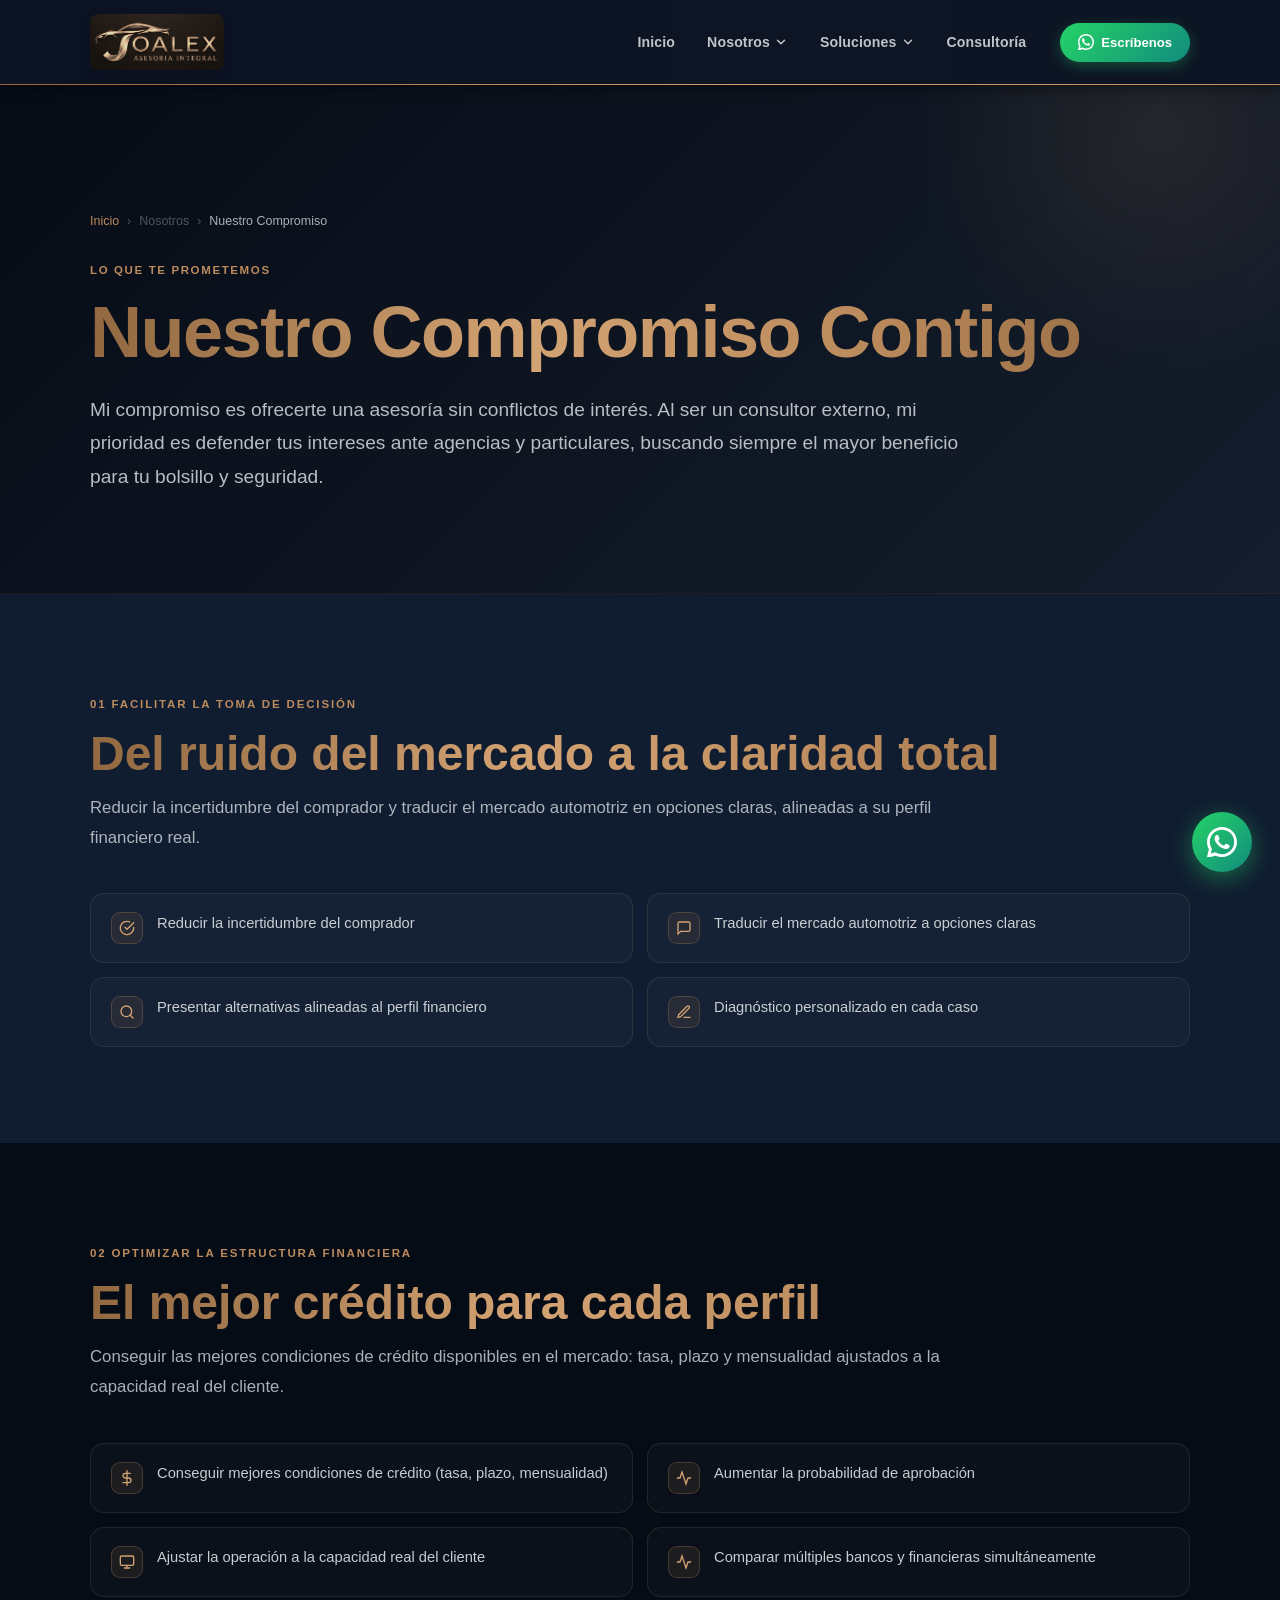
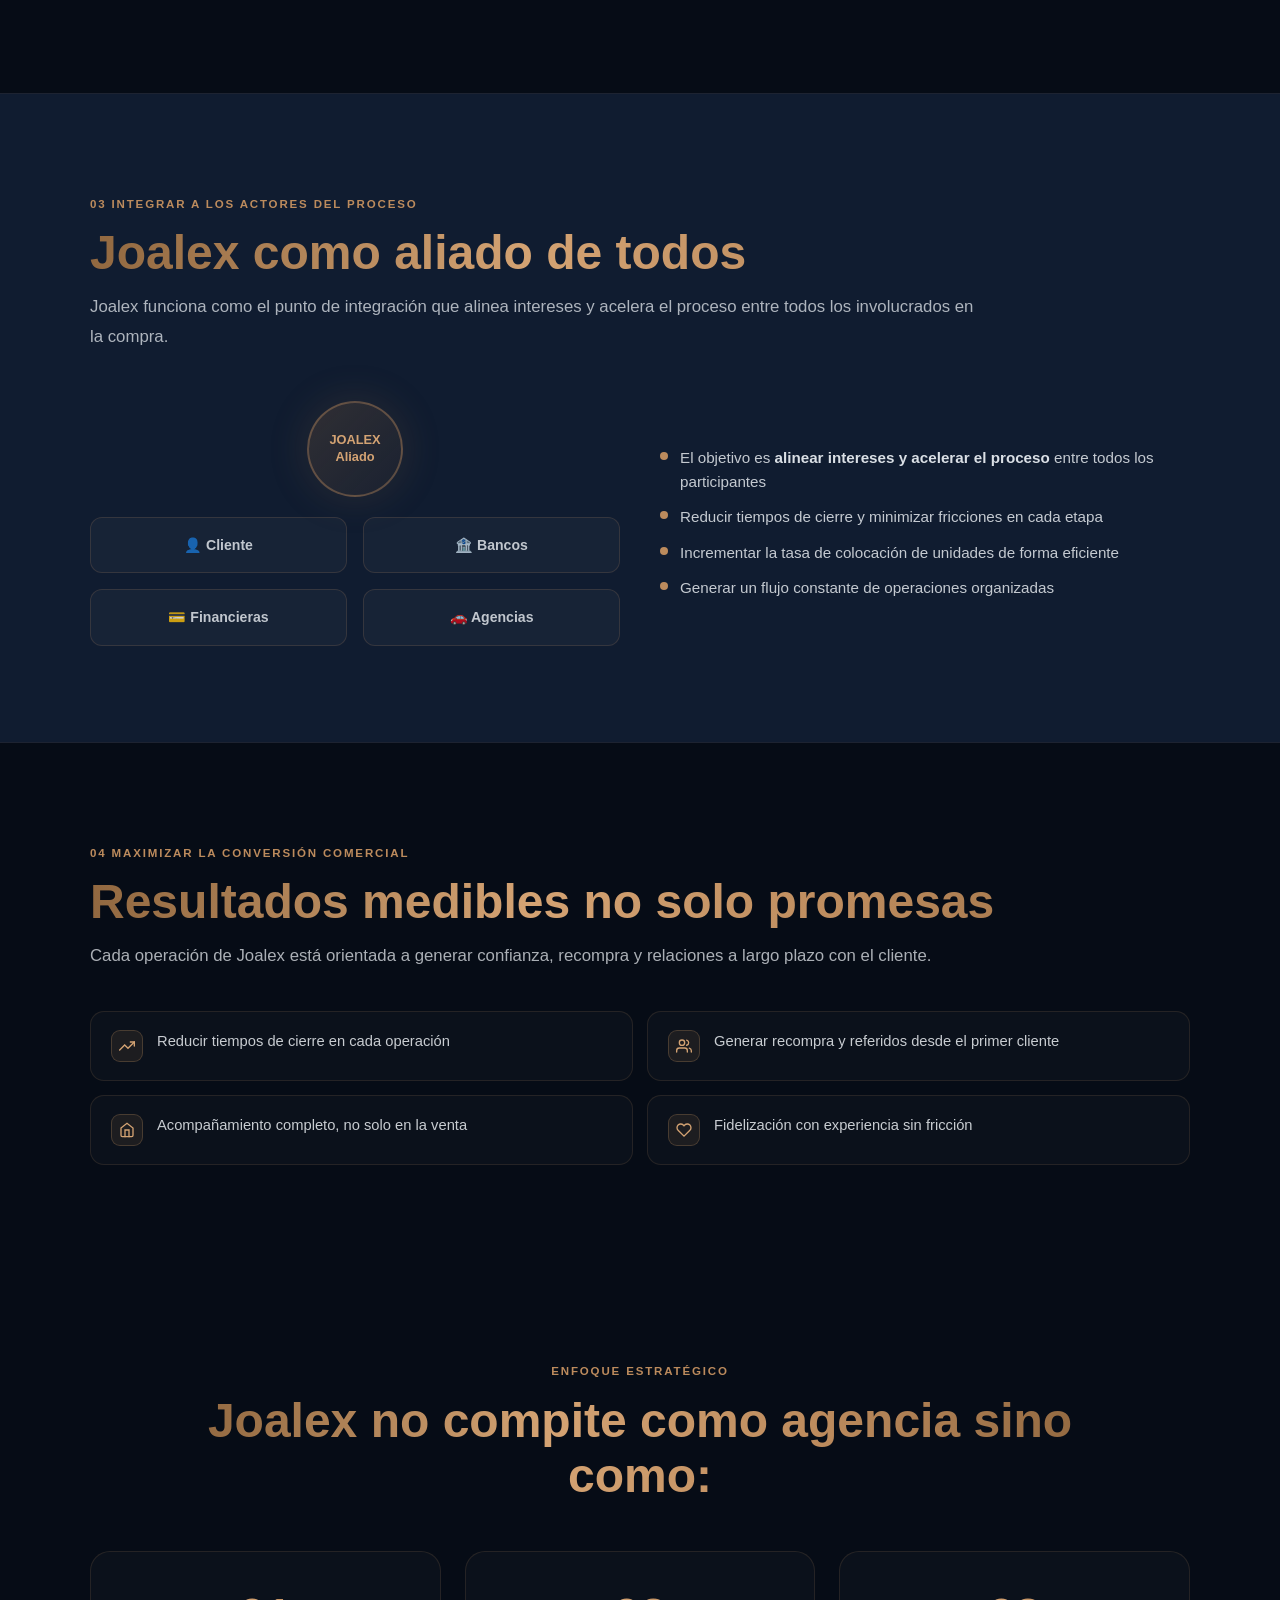
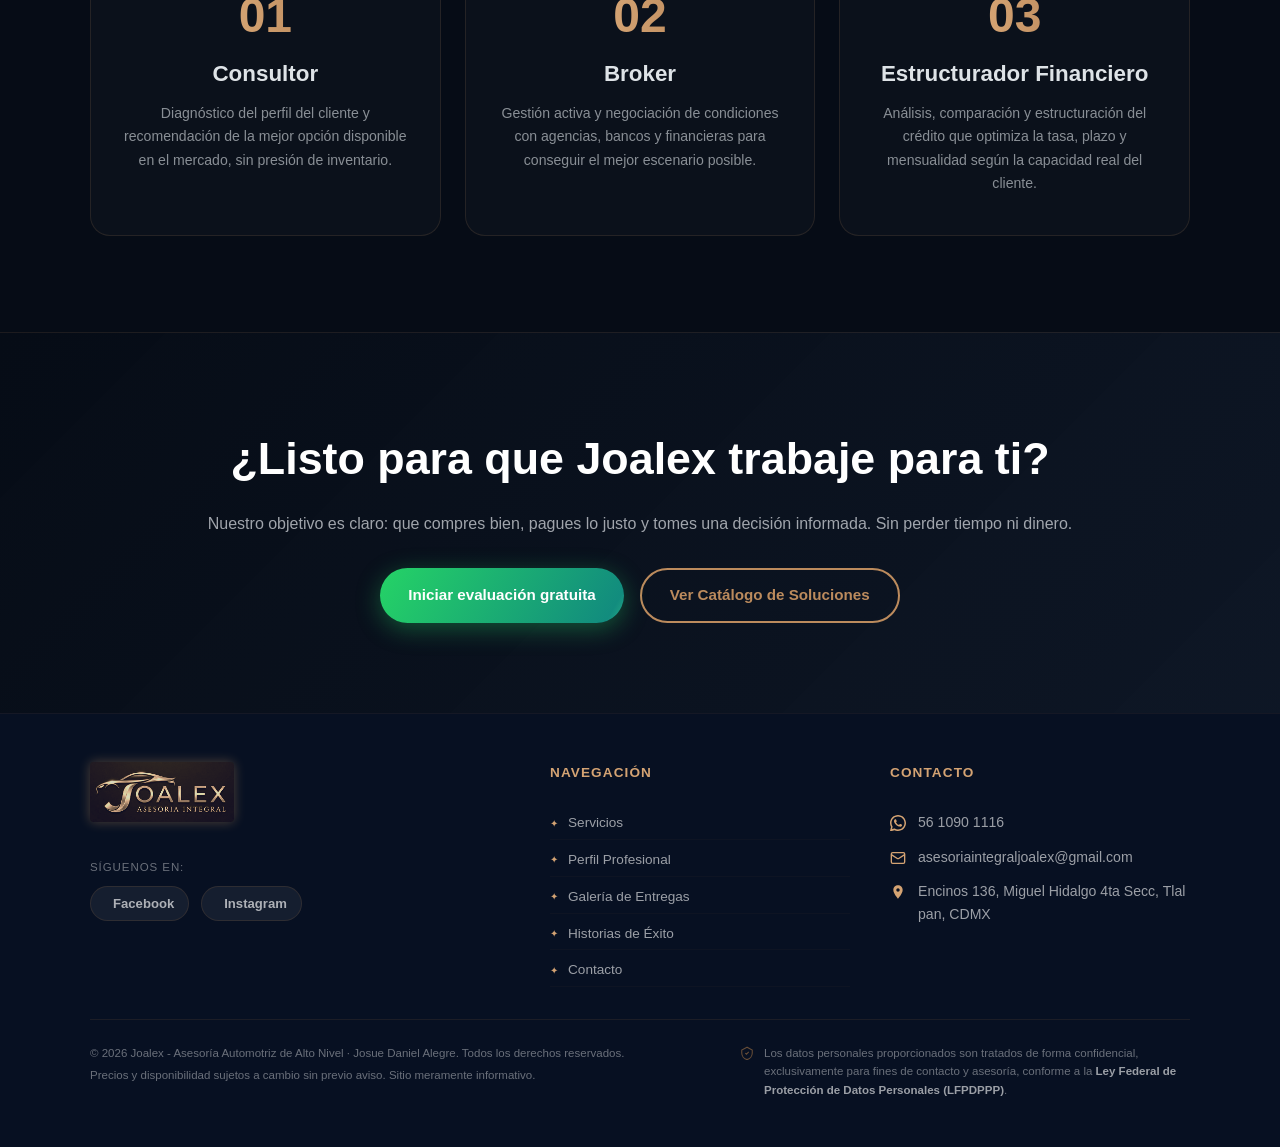
<file: objetivo.html>
<!DOCTYPE html>
<html lang="es">

<head>
  <meta charset="UTF-8" />
  <meta name="viewport" content="width=device-width, initial-scale=1.0" />
  <title>Nuestro Compromiso — Joalex Asesoría Automotriz</title>
  <meta name="description"
    content="Mi compromiso es ofrecerte una asesoría sin conflictos de interés. Al ser consultor externo, mi prioridad es defender tus intereses ante agencias y particulares." />
  <link rel="preconnect" href="https://fonts.googleapis.com" />
  <link rel="preconnect" href="https://fonts.gstatic.com" crossorigin />
  <link
    href="https://fonts.googleapis.com/css2?family=Outfit:wght@300;400;500;600;700;800&family=Playfair+Display:ital,wght@0,500;0,700;0,800;1,500;1,700&display=swap"
    rel="stylesheet" />
  <meta http-equiv="Content-Security-Policy"
    content="default-src 'self'; script-src 'self' 'unsafe-inline' https://fonts.googleapis.com; style-src 'self' 'unsafe-inline' https://fonts.googleapis.com; font-src 'self' https://fonts.gstatic.com; img-src 'self' data: https://wa.me https://*.fbcdn.net https://cdn.simpleicons.org; connect-src 'self' https://wa.me; frame-src 'self' https://www.google.com https://maps.google.com;">
  <meta http-equiv="X-Frame-Options" content="DENY">
  <meta http-equiv="X-Content-Type-Options" content="nosniff">
  <meta name="referrer" content="strict-origin-when-cross-origin">
  <link rel="stylesheet" href="style.css" />

</head>

<body>

  <header class="header">
    <div class="header-inner container">
      <div class="logo">
        <a href="index.html" class="header-logo-link">
          <img src="Logo.jpeg" alt="JOALEX Asesoría"
            style="height:56px;width:auto;object-fit:contain;display:block;filter:sepia(1) hue-rotate(-15deg) saturate(1.2) brightness(0.85) drop-shadow(0 0 4px rgba(188,139,93,0.5));"
            loading="lazy">
        </a>
      </div>
      <nav class="main-nav" id="mainNav">
        <a href="index.html" class="nav-link">Inicio</a>
        <div class="nav-dropdown-wrap">
          <button class="nav-link nav-dropdown-btn" aria-expanded="false">Nosotros <svg class="nav-arrow"
              viewBox="0 0 24 24" fill="none" stroke="currentColor" stroke-width="2.5" stroke-linecap="round"
              stroke-linejoin="round">
              <polyline points="6 9 12 15 18 9" />
            </svg></button>
          <div class="nav-dropdown-menu">
            <a href="acerca-de.html" class="nav-dropdown-item"><span class="nav-drop-icon">✦</span>Perfil Profesional</a>
            <a href="mision-vision.html" class="nav-dropdown-item"><span class="nav-drop-icon">✦</span>Filosofía y Valores</a>
            <a href="objetivo.html" class="nav-dropdown-item"><span class="nav-drop-icon">✦</span>Nuestro Compromiso</a>
          </div>
        </div>
        <div class="nav-dropdown-wrap">
          <button class="nav-link nav-dropdown-btn" aria-expanded="false">Soluciones <svg class="nav-arrow"
              viewBox="0 0 24 24" fill="none" stroke="currentColor" stroke-width="2.5" stroke-linecap="round"
              stroke-linejoin="round">
              <polyline points="6 9 12 15 18 9" />
            </svg></button>
          <div class="nav-dropdown-menu">
            <a href="servicios.html" class="nav-dropdown-item"><span class="nav-drop-icon">✦</span>Catálogo de Soluciones</a>
            <a href="index.html#marcas" class="nav-dropdown-item"><span class="nav-drop-icon">✦</span>Alianzas y Marcas</a>
            <a href="index.html#seminuevos" class="nav-dropdown-item"><span class="nav-drop-icon">✦</span>Inventario del Mes</a>
            <a href="index.html#experiencia" class="nav-dropdown-item"><span class="nav-drop-icon">✦</span>Galería de Entregas</a>
          </div>
        </div>
        <a href="servicios.html#contacto" class="nav-link">Consultoría</a>
      </nav>
      <a href="https://wa.me/5215610901116?text=Hola%20Josue,%20quiero%20informes%20de%20un%20auto"
        class="header-wa-cta" target="_blank" rel="noopener noreferrer"><svg viewBox="0 0 24 24" fill="currentColor"
          style="width:16px;height:16px;">
          <path
            d="M17.472 14.382c-.297-.149-1.758-.867-2.03-.967-.273-.099-.471-.148-.67.15-.197.297-.767.966-.94 1.164-.173.199-.347.223-.644.075-.297-.15-1.255-.463-2.39-1.475-.883-.788-1.48-1.761-1.653-2.059-.173-.297-.018-.458.13-.606.134-.133.298-.347.446-.52.149-.174.198-.298.298-.497.099-.198.05-.371-.025-.52-.075-.149-.669-1.612-.916-2.207-.242-.579-.487-.5-.669-.51-.173-.008-.371-.01-.57-.01-.198 0-.52.074-.792.372-.272.297-1.04 1.016-1.04 2.479 0 1.462 1.065 2.875 1.213 3.074.149.198 2.096 3.2 5.077 4.487.709.306 1.262.489 1.694.625.712.227 1.36.195 1.871.118.571-.085 1.758-.719 2.006-1.413.248-.694.248-1.289.173-1.413-.074-.124-.272-.198-.57-.347z" />
          <path
            d="M12 0C5.373 0 0 5.373 0 12c0 2.123.557 4.116 1.532 5.845L.057 23.57a.75.75 0 0 0 .916.916l5.733-1.474A11.953 11.953 0 0 0 12 24c6.627 0 12-5.373 12-12S18.627 0 12 0zm0 21.75a9.713 9.713 0 0 1-4.95-1.358l-.355-.212-3.682.946.965-3.568-.232-.368A9.717 9.717 0 0 1 2.25 12C2.25 6.615 6.615 2.25 12 2.25S21.75 6.615 21.75 12 17.385 21.75 12 21.75z" />
        </svg>Escríbenos</a>
      <button class="menu-toggle" id="menuToggle" aria-label="Abrir menú"
        aria-expanded="false"><span></span><span></span><span></span></button>
    </div>
    <nav class="mobile-nav" id="mobileNav">
      <a href="index.html" class="mobile-nav-link">Inicio</a>
      <div class="mobile-accordion"><button class="mobile-accordion-btn" onclick="toggleAccordion(this)"
          aria-expanded="false">Nosotros <span class="mobile-acc-arrow">›</span></button>
        <div class="mobile-accordion-body"><a href="acerca-de.html">Perfil Profesional</a><a href="mision-vision.html">Filosofía y Valores</a><a href="objetivo.html">Nuestro Compromiso</a></div>
      </div>
      <div class="mobile-accordion"><button class="mobile-accordion-btn" onclick="toggleAccordion(this)"
          aria-expanded="false">Soluciones <span class="mobile-acc-arrow">›</span></button>
        <div class="mobile-accordion-body"><a href="servicios.html">Catálogo de Soluciones</a><a
            href="index.html#marcas">Alianzas y Marcas</a><a href="index.html#seminuevos">Inventario del Mes</a><a href="index.html#experiencia">Galería de Entregas</a></div>
      </div>
      <a href="servicios.html#contacto" class="mobile-nav-link">Consultoría</a>
      <a href="https://wa.me/5215610901116" class="mobile-nav-link mobile-wa-link" target="_blank"
        rel="noopener noreferrer">
        <svg viewBox="0 0 24 24" fill="currentColor" style="width:20px;height:20px;flex-shrink:0;">
          <path
            d="M17.472 14.382c-.297-.149-1.758-.867-2.03-.967-.273-.099-.471-.148-.67.15-.197.297-.767.966-.94 1.164-.173.199-.347.223-.644.075-.297-.15-1.255-.463-2.39-1.475-.883-.788-1.48-1.761-1.653-2.059-.173-.297-.018-.458.13-.606.134-.133.298-.347.446-.52.149-.174.198-.298.298-.497.099-.198.05-.371-.025-.52-.075-.149-.669-1.612-.916-2.207-.242-.579-.487-.5-.669-.51-.173-.008-.371-.01-.57-.01-.198 0-.52.074-.792.372-.272.297-1.04 1.016-1.04 2.479 0 1.462 1.065 2.875 1.213 3.074.149.198 2.096 3.2 5.077 4.487.709.306 1.262.489 1.694.625.712.227 1.36.195 1.871.118.571-.085 1.758-.719 2.006-1.413.248-.694.248-1.289.173-1.413-.074-.124-.272-.198-.57-.347z" />
          <path
            d="M12 0C5.373 0 0 5.373 0 12c0 2.123.557 4.116 1.532 5.845L.057 23.57a.75.75 0 0 0 .916.916l5.733-1.474A11.953 11.953 0 0 0 12 24c6.627 0 12-5.373 12-12S18.627 0 12 0zm0 21.75a9.713 9.713 0 0 1-4.95-1.358l-.355-.212-3.682.946.965-3.568-.232-.368A9.717 9.717 0 0 1 2.25 12C2.25 6.615 6.615 2.25 12 2.25S21.75 6.615 21.75 12 17.385 21.75 12 21.75z" />
        </svg> Escríbenos
      </a>
    </nav>
  </header>

  <!-- HERO -->
  <section class="page-hero">
    <div class="container page-hero-inner">
      <div class="page-hero-breadcrumb"><a
          href="index.html">Inicio</a><span>›</span><span>Nosotros</span><span>›</span><span
          style="color:rgba(241,245,249,0.7)">Nuestro Compromiso</span></div>
      <span class="section-eyebrow" style="letter-spacing:0.14em; text-transform:uppercase; color:var(--gold); font-weight:800;">Lo que te prometemos</span>
      <h1 style="display:flex; flex-wrap:wrap; align-items:center;">Nuestro Compromiso Contigo</h1>
      <p class="page-hero-lead">Mi compromiso es ofrecerte una asesoría sin conflictos de interés. Al ser un consultor
        externo, mi prioridad es defender tus intereses ante agencias y particulares, buscando siempre el mayor
        beneficio para tu bolsillo y seguridad.</p>
    </div>
  </section>

  <!-- FACILITAR DECISIÓN -->
  <section class="obj-section" style="background:var(--dark);">
    <div class="container">
      <span class="obj-label">01 Facilitar la toma de decisión</span>
      <h2 class="obj-title">Del ruido del mercado a la claridad total</h2>
      <p class="obj-lead">Reducir la incertidumbre del comprador y traducir el mercado automotriz en opciones claras,
        alineadas a su perfil financiero real.</p>
      <div class="bullet-grid">
        <div class="bullet-item">
          <div class="bullet-icon"><svg viewBox="0 0 24 24" fill="none" stroke="currentColor" stroke-width="2"
              stroke-linecap="round">
              <path d="M22 11.08V12a10 10 0 1 1-5.93-9.14" />
              <polyline points="22 4 12 14.01 9 11.01" />
            </svg></div>
          <div class="bullet-text">Reducir la incertidumbre del comprador</div>
        </div>
        <div class="bullet-item">
          <div class="bullet-icon"><svg viewBox="0 0 24 24" fill="none" stroke="currentColor" stroke-width="2"
              stroke-linecap="round">
              <path d="M21 15a2 2 0 0 1-2 2H7l-4 4V5a2 2 0 0 1 2-2h14a2 2 0 0 1 2 2z" />
            </svg></div>
          <div class="bullet-text">Traducir el mercado automotriz a opciones claras</div>
        </div>
        <div class="bullet-item">
          <div class="bullet-icon"><svg viewBox="0 0 24 24" fill="none" stroke="currentColor" stroke-width="2"
              stroke-linecap="round">
              <circle cx="11" cy="11" r="8" />
              <line x1="21" y1="21" x2="16.65" y2="16.65" />
            </svg></div>
          <div class="bullet-text">Presentar alternativas alineadas al perfil financiero</div>
        </div>
        <div class="bullet-item">
          <div class="bullet-icon"><svg viewBox="0 0 24 24" fill="none" stroke="currentColor" stroke-width="2"
              stroke-linecap="round">
              <path d="M12 20h9" />
              <path d="M16.5 3.5a2.121 2.121 0 0 1 3 3L7 19l-4 1 1-4L16.5 3.5z" />
            </svg></div>
          <div class="bullet-text">Diagnóstico personalizado en cada caso</div>
        </div>
      </div>
    </div>
  </section>

  <!-- OPTIMIZAR ESTRUCTURA FINANCIERA -->
  <section class="obj-section" style="background:var(--cream-dark);">
    <div class="container">
      <span class="obj-label">02 Optimizar la estructura financiera</span>
      <h2 class="obj-title">El mejor crédito para cada perfil</h2>
      <p class="obj-lead">Conseguir las mejores condiciones de crédito disponibles en el mercado: tasa, plazo y
        mensualidad ajustados a la capacidad real del cliente.</p>
      <div class="bullet-grid">
        <div class="bullet-item">
          <div class="bullet-icon"><svg viewBox="0 0 24 24" fill="none" stroke="currentColor" stroke-width="2"
              stroke-linecap="round">
              <line x1="12" y1="1" x2="12" y2="23" />
              <path d="M17 5H9.5a3.5 3.5 0 0 0 0 7h5a3.5 3.5 0 0 1 0 7H6" />
            </svg></div>
          <div class="bullet-text">Conseguir mejores condiciones de crédito (tasa, plazo, mensualidad)</div>
        </div>
        <div class="bullet-item">
          <div class="bullet-icon"><svg viewBox="0 0 24 24" fill="none" stroke="currentColor" stroke-width="2"
              stroke-linecap="round">
              <path d="M22 12h-4l-3 9L9 3l-3 9H2" />
            </svg></div>
          <div class="bullet-text">Aumentar la probabilidad de aprobación</div>
        </div>
        <div class="bullet-item">
          <div class="bullet-icon"><svg viewBox="0 0 24 24" fill="none" stroke="currentColor" stroke-width="2"
              stroke-linecap="round">
              <rect x="2" y="3" width="20" height="14" rx="2" />
              <line x1="8" y1="21" x2="16" y2="21" />
              <line x1="12" y1="17" x2="12" y2="21" />
            </svg></div>
          <div class="bullet-text">Ajustar la operación a la capacidad real del cliente</div>
        </div>
        <div class="bullet-item">
          <div class="bullet-icon"><svg viewBox="0 0 24 24" fill="none" stroke="currentColor" stroke-width="2"
              stroke-linecap="round">
              <polyline points="22 12 18 12 15 21 9 3 6 12 2 12" />
            </svg></div>
          <div class="bullet-text">Comparar múltiples bancos y financieras simultáneamente</div>
        </div>
      </div>
    </div>
  </section>

  <!-- INTEGRAR ACTORES / ALIADOS -->
  <section class="allies-section"
    style="background:var(--dark); border-top:1px solid rgba(145,104,64,0.1); border-bottom:1px solid rgba(145,104,64,0.1);">
    <div class="container">
      <span class="obj-label">03 Integrar a los actores del proceso</span>
      <h2 class="obj-title">Joalex como aliado de todos</h2>
      <p class="obj-lead">Joalex funciona como el punto de integración que alinea intereses y acelera el proceso entre
        todos los involucrados en la compra.</p>
      <div class="allies-grid">
        <div class="ally-diagram">
          <div class="ally-center">JOALEX<br>Aliado</div>
          <div class="ally-arms">
            <div class="ally-arm">👤 Cliente</div>
            <div class="ally-arm">🏦 Bancos</div>
            <div class="ally-arm">💳 Financieras</div>
            <div class="ally-arm">🚗 Agencias</div>
          </div>
        </div>
        <div>
          <ul class="ally-list">
            <li>
              <div class="al-dot"></div>
              <div>El objetivo es <strong style="color:rgba(241,245,249,0.9);">alinear intereses y acelerar el
                  proceso</strong> entre todos los participantes</div>
            </li>
            <li>
              <div class="al-dot"></div>
              <div>Reducir tiempos de cierre y minimizar fricciones en cada etapa</div>
            </li>
            <li>
              <div class="al-dot"></div>
              <div>Incrementar la tasa de colocación de unidades de forma eficiente</div>
            </li>
            <li>
              <div class="al-dot"></div>
              <div>Generar un flujo constante de operaciones organizadas</div>
            </li>
          </ul>
        </div>
      </div>
    </div>
  </section>

  <!-- MAXIMIZAR CONVERSIÓN -->
  <section class="obj-section" style="background:var(--cream-dark);">
    <div class="container">
      <span class="obj-label">04 Maximizar la conversión comercial</span>
      <h2 class="obj-title">Resultados medibles no solo promesas</h2>
      <p class="obj-lead">Cada operación de Joalex está orientada a generar confianza, recompra y relaciones a largo
        plazo con el cliente.</p>
      <div class="bullet-grid">
        <div class="bullet-item">
          <div class="bullet-icon"><svg viewBox="0 0 24 24" fill="none" stroke="currentColor" stroke-width="2"
              stroke-linecap="round">
              <polyline points="23 6 13.5 15.5 8.5 10.5 1 18" />
              <polyline points="17 6 23 6 23 12" />
            </svg></div>
          <div class="bullet-text">Reducir tiempos de cierre en cada operación</div>
        </div>
        <div class="bullet-item">
          <div class="bullet-icon"><svg viewBox="0 0 24 24" fill="none" stroke="currentColor" stroke-width="2"
              stroke-linecap="round">
              <path d="M17 21v-2a4 4 0 0 0-4-4H5a4 4 0 0 0-4 4v2" />
              <circle cx="9" cy="7" r="4" />
              <path d="M23 21v-2a4 4 0 0 0-3-3.87" />
              <path d="M16 3.13a4 4 0 0 1 0 7.75" />
            </svg></div>
          <div class="bullet-text">Generar recompra y referidos desde el primer cliente</div>
        </div>
        <div class="bullet-item">
          <div class="bullet-icon"><svg viewBox="0 0 24 24" fill="none" stroke="currentColor" stroke-width="2"
              stroke-linecap="round">
              <path d="M3 9l9-7 9 7v11a2 2 0 0 1-2 2H5a2 2 0 0 1-2-2z" />
              <polyline points="9 22 9 12 15 12 15 22" />
            </svg></div>
          <div class="bullet-text">Acompañamiento completo, no solo en la venta</div>
        </div>
        <div class="bullet-item">
          <div class="bullet-icon"><svg viewBox="0 0 24 24" fill="none" stroke="currentColor" stroke-width="2"
              stroke-linecap="round">
              <path
                d="M20.84 4.61a5.5 5.5 0 0 0-7.78 0L12 5.67l-1.06-1.06a5.5 5.5 0 0 0-7.78 7.78l1.06 1.06L12 21.23l7.78-7.78 1.06-1.06a5.5 5.5 0 0 0 0-7.78z" />
            </svg></div>
          <div class="bullet-text">Fidelización con experiencia sin fricción</div>
        </div>
      </div>
    </div>
  </section>

  <!-- ENFOQUE ESTRATÉGICO -->
  <section class="obj-section" style="background:var(--cream-dark);">
    <div class="container">
      <div style="text-align:center; max-width: 900px; margin:0 auto 48px;">
        <span class="obj-label">Enfoque estratégico</span>
        <h2 class="obj-title">Joalex no compite como agencia sino como:</h2>
      </div>
      <div class="roles-grid">
        <div class="role-card">
          <div class="role-num">01</div>
          <div class="role-name">Consultor</div>
          <div class="role-desc">Diagnóstico del perfil del cliente y recomendación de la mejor opción disponible en el
            mercado, sin presión de inventario.</div>
        </div>
        <div class="role-card">
          <div class="role-num">02</div>
          <div class="role-name">Broker</div>
          <div class="role-desc">Gestión activa y negociación de condiciones con agencias, bancos y financieras para
            conseguir el mejor escenario posible.</div>
        </div>
        <div class="role-card">
          <div class="role-num">03</div>
          <div class="role-name">Estructurador Financiero</div>
          <div class="role-desc">Análisis, comparación y estructuración del crédito que optimiza la tasa, plazo y
            mensualidad según la capacidad real del cliente.</div>
        </div>
      </div>
    </div>
  </section>

  <!-- CTA -->
  <section class="page-cta">
    <div class="container">
      <h2>¿Listo para que Joalex trabaje para ti?</h2>
      <p>Nuestro objetivo es claro: que compres bien, pagues lo justo y tomes una decisión informada. Sin perder tiempo
        ni dinero.</p>
      <div style="display:flex; gap:16px; justify-content:center; flex-wrap:wrap;">
        <a href="https://wa.me/5215610901116?text=Hola%20Josue,%20quiero%20evaluar%20mis%20opciones"
          class="btn btn-primary" target="_blank" rel="noopener noreferrer">Iniciar evaluación gratuita</a>
        <a href="servicios.html" class="btn btn-secondary">Ver Catálogo de Soluciones</a>
      </div>
    </div>
  </section>

  <!-- FOOTER -->
  <footer class="footer">
    <div class="container">
      <!-- Grid principal 3 columnas -->
      <div id="footerGrid" class="footer-grid">
        <!-- Col 1: Logo + redes -->
        <div class="footer-col footer-about">
          <a href="index.html" class="footer-logo-wrap" style="display:inline-block; margin-bottom: 20px;">
            <img src="Logo.jpeg" alt="JOALEX Asesoría" class="footer-logo-img"
              style="height: 60px; width: auto; object-fit: contain; border-radius: 4px; filter: sepia(1) hue-rotate(-15deg) saturate(1.2) brightness(0.85) drop-shadow(0 0 6px rgba(188,139,93,0.4));">
          </a>
          <div class="footer-social">
            <p class="footer-label">Síguenos en:</p>
            <div class="footer-social-links">
              <a href="https://www.facebook.com/josue.alegre.142" target="_blank" rel="noopener noreferrer"
                class="social-btn facebook" title="Facebook">
                <svg viewBox="0 0 24 24" fill="currentColor">
                  <path
                    d="M24 12.073c0-6.627-5.373-12-12-12s-12 5.373-12 12c0 5.99 4.388 10.954 10.125 11.854v-8.385H7.078v-3.47h3.047V9.43c0-3.007 1.792-4.669 4.533-4.669 1.312 0 2.686.235 2.686.235v2.953H15.83c-1.491 0-1.956.925-1.956 1.874v2.25h3.328l-.532 3.47h-2.796v8.385C19.612 23.027 24 18.062 24 12.073z" />
                </svg>
                Facebook
              </a>
              <a href="https://www.instagram.com/joalex_0498?igsh=MXZ6ZXh2Y3VhcGdrOA%3D%3D" target="_blank"
                rel="noopener noreferrer" class="social-btn instagram" title="Instagram">
                <svg viewBox="0 0 24 24" fill="currentColor">
                  <path
                    d="M12 2.163c3.204 0 3.584.012 4.85.07 3.252.148 4.771 1.691 4.919 4.919.058 1.265.069 1.645.069 4.849 0 3.205-.012 3.584-.069 4.849-.149 3.225-1.664 4.771-4.919 4.919-1.266.058-1.644.07-4.85.07-3.204 0-3.584-.012-4.849-.07-3.26-.149-4.771-1.699-4.919-4.92-.058-1.265-.07-1.644-.07-4.849 0-3.204.013-3.583.07-4.849.149-3.227 1.664-4.771 4.919-4.919 1.266-.057 1.645-.069 4.849-.069zm0-2.163c-3.259 0-3.667.014-4.947.072-4.358.2-6.78 2.618-6.98 6.98-.059 1.281-.073 1.689-.073 4.948 0 3.259.014 3.668.072 4.948.2 4.358 2.618 6.78 6.98 6.98 1.281.058 1.689.072 4.948.072 3.259 0 3.668-.014 4.948-.072 4.354-.2 6.782-2.618 6.979-6.98.059-1.28.073-1.689.073-4.948 0-3.259-.014-3.667-.072-4.947-.196-4.354-2.617-6.78-6.979-6.98-1.281-.059-1.69-.073-4.949-.073zm0 5.838c-3.403 0-6.162 2.759-6.162 6.162s2.759 6.163 6.162 6.163 6.162-2.759 6.162-6.163c0-3.403-2.759-6.162-6.162-6.162zm0 10.162c-2.209 0-4-1.79-4-4 0-2.209 1.791-4 4-4s4 1.791 4 4c0 2.21-1.791 4-4 4zm6.406-11.845c-.796 0-1.441.645-1.441 1.44s.645 1.44 1.441 1.44c.795 0 1.439-.645 1.439-1.44s-.644-1.44-1.439-1.44z" />
                </svg>
                Instagram
              </a>
            </div>
          </div>
        </div>

        <!-- Col 2: Navegación rápida -->
        <div class="footer-col footer-nav">
          <h4 class="footer-title">Navegación</h4>
          <ul class="footer-links">
            <li><a href="servicios.html"><span>✦</span> Servicios</a></li>
            <li><a href="acerca-de.html"><span>✦</span> Perfil Profesional</a></li>
            <li><a href="index.html#experiencia"><span>✦</span> Galería de Entregas</a></li>
            <li><a href="index.html#testimonios"><span>✦</span> Historias de Éxito</a></li>
            <li><a href="servicios.html#contacto"><span>✦</span> Contacto</a></li>
          </ul>
        </div>

        <!-- Col 3: Contacto -->
        <div class="footer-col footer-contact">
          <h4 class="footer-title">Contacto</h4>
          <ul class="footer-contact-list">
            <li>
              <svg viewBox="0 0 24 24" fill="currentColor">
                <path
                  d="M17.472 14.382c-.297-.149-1.758-.867-2.03-.967-.273-.099-.471-.148-.67.15-.197.297-.767.966-.94 1.164-.173.199-.347.223-.644.075-.297-.15-1.255-.463-2.39-1.475-.883-.788-1.48-1.761-1.653-2.059-.173-.297-.018-.458.13-.606.134-.133.298-.347.446-.52.149-.174.198-.298.298-.497.099-.198.05-.371-.025-.52-.075-.149-.669-1.612-.916-2.207-.242-.579-.487-.5-.669-.51-.173-.008-.371-.01-.57-.01-.198 0-.52.074-.792.372-.272.297-1.04 1.016-1.04 2.479 0 1.462 1.065 2.875 1.213 3.074.149.198 2.096 3.2 5.077 4.487.709.306 1.262.489 1.694.625.712.227 1.36.195 1.871.118.571-.085 1.758-.719 2.006-1.413.248-.694.248-1.289.173-1.413-.074-.124-.272-.198-.57-.347z" />
                <path
                  d="M12 0C5.373 0 0 5.373 0 12c0 2.123.557 4.116 1.532 5.845L.057 23.57a.75.75 0 0 0 .916.916l5.733-1.474A11.953 11.953 0 0 0 12 24c6.627 0 12-5.373 12-12S18.627 0 12 0zm0 21.75a9.713 9.713 0 0 1-4.95-1.358l-.355-.212-3.682.946.965-3.568-.232-.368A9.717 9.717 0 0 1 2.25 12C2.25 6.615 6.615 2.25 12 2.25S21.75 6.615 21.75 12 17.385 21.75 12 21.75z" />
              </svg>
              <a href="https://wa.me/5215610901116?text=Hola%20Josue,%20quiero%20informes%20de%20un%20auto"
                target="_blank" rel="noopener noreferrer">56 1090 1116</a>
            </li>
            <li>
              <svg viewBox="0 0 24 24" fill="none" stroke="currentColor" stroke-width="2">
                <rect x="2" y="4" width="20" height="16" rx="2" />
                <path d="m22 7-8.97 5.7a1.94 1.94 0 0 1-2.06 0L2 7" />
              </svg>
              <a href="mailto:asesoriaintegraljoalex@gmail.com">asesoriaintegraljoalex@gmail.com</a>
            </li>
            <li>
              <svg viewBox="0 0 24 24" fill="currentColor">
                <path
                  d="M12 2C8.13 2 5 5.13 5 9c0 5.25 7 13 7 13s7-7.75 7-13c0-3.87-3.13-7-7-7zm0 9.5c-1.38 0-2.5-1.12-2.5-2.5s1.12-2.5 2.5-2.5 2.5 1.12 2.5 2.5-1.12 2.5-2.5 2.5z" />
              </svg>
              <a href="https://share.google/NDEFLMH5rmBPbDOVB" target="_blank" rel="noopener noreferrer">Encinos 136,
                Miguel Hidalgo 4ta Secc, Tlalpan, CDMX</a>
            </li>
          </ul>
        </div>
      </div>

      <!-- Barra legal inferior -->
      <div class="footer-legal-bar">
        <div class="footer-legal-info">
          <p>© 2026 Joalex - Asesoría Automotriz de Alto Nivel · Josue Daniel Alegre. Todos los derechos reservados.</p>
          <p>Precios y disponibilidad sujetos a cambio sin previo aviso. Sitio meramente informativo.</p>
        </div>
        <div class="footer-privacy-box">
          <svg viewBox="0 0 24 24" fill="none" stroke="currentColor" stroke-width="1.8">
            <path d="M12 2L3 7v5c0 5.25 3.75 10.15 9 11.35C17.25 22.15 21 17.25 21 12V7L12 2z" />
            <polyline points="9 12 11 14 15 10" />
          </svg>
          <p>Los datos personales proporcionados son tratados de forma confidencial, exclusivamente para fines de
            contacto y asesoría, conforme a la <strong>Ley Federal de Protección de Datos Personales (LFPDPPP)</strong>.
          </p>
        </div>
      </div>
    </div>
  </footer>

  <a href="https://wa.me/5215610901116?text=Hola%20Josue,%20quiero%20informes%20de%20un%20auto" class="wa-float"
    target="_blank" rel="noopener noreferrer" title="WhatsApp"><svg viewBox="0 0 24 24" fill="currentColor">
      <path
        d="M17.472 14.382c-.297-.149-1.758-.867-2.03-.967-.273-.099-.471-.148-.67.15-.197.297-.767.966-.94 1.164-.173.199-.347.223-.644.075-.297-.15-1.255-.463-2.39-1.475-.883-.788-1.48-1.761-1.653-2.059-.173-.297-.018-.458.13-.606.134-.133.298-.347.446-.52.149-.174.198-.298.298-.497.099-.198.05-.371-.025-.52-.075-.149-.669-1.612-.916-2.207-.242-.579-.487-.5-.669-.51-.173-.008-.371-.01-.57-.01-.198 0-.52.074-.792.372-.272.297-1.04 1.016-1.04 2.479 0 1.462 1.065 2.875 1.213 3.074.149.198 2.096 3.2 5.077 4.487.709.306 1.262.489 1.694.625.712.227 1.36.195 1.871.118.571-.085 1.758-.719 2.006-1.413.248-.694.248-1.289.173-1.413-.074-.124-.272-.198-.57-.347z" />
      <path
        d="M12 0C5.373 0 0 5.373 0 12c0 2.123.557 4.116 1.532 5.845L.057 23.57a.75.75 0 0 0 .916.916l5.733-1.474A11.953 11.953 0 0 0 12 24c6.627 0 12-5.373 12-12S18.627 0 12 0zm0 21.75a9.713 9.713 0 0 1-4.95-1.358l-.355-.212-3.682.946.965-3.568-.232-.368A9.717 9.717 0 0 1 2.25 12C2.25 6.615 6.615 2.25 12 2.25S21.75 6.615 21.75 12 17.385 21.75 12 21.75z" />
    </svg></a>

  <script>
    const menuToggle = document.getElementById('menuToggle'); const mobileNav = document.getElementById('mobileNav');
    if (menuToggle) { menuToggle.addEventListener('click', function () { const o = mobileNav.classList.toggle('open'); menuToggle.setAttribute('aria-expanded', o ? 'true' : 'false'); }); }
    document.addEventListener('click', function (e) { if (mobileNav && !mobileNav.contains(e.target) && menuToggle && !menuToggle.contains(e.target)) { mobileNav.classList.remove('open'); menuToggle.setAttribute('aria-expanded', 'false'); } });
    function toggleAccordion(btn) { const body = btn.nextElementSibling; const o = body.classList.toggle('open'); btn.setAttribute('aria-expanded', o ? 'true' : 'false'); document.querySelectorAll('.mobile-accordion-body.open').forEach(el => { if (el !== body) { el.classList.remove('open'); el.previousElementSibling.setAttribute('aria-expanded', 'false'); } }); }
    // Reveal on scroll
    const revealObserver = new IntersectionObserver((entries) => {
      entries.forEach(entry => { if (entry.isIntersecting) { entry.target.classList.add('visible'); revealObserver.unobserve(entry.target); } });
    }, { threshold: 0.1 });
    document.querySelectorAll('.reveal, .reveal-left, .reveal-right, .bullet-item, .role-card, .ally-arm').forEach(el => revealObserver.observe(el));
  </script>
</body>

</html>
</file>
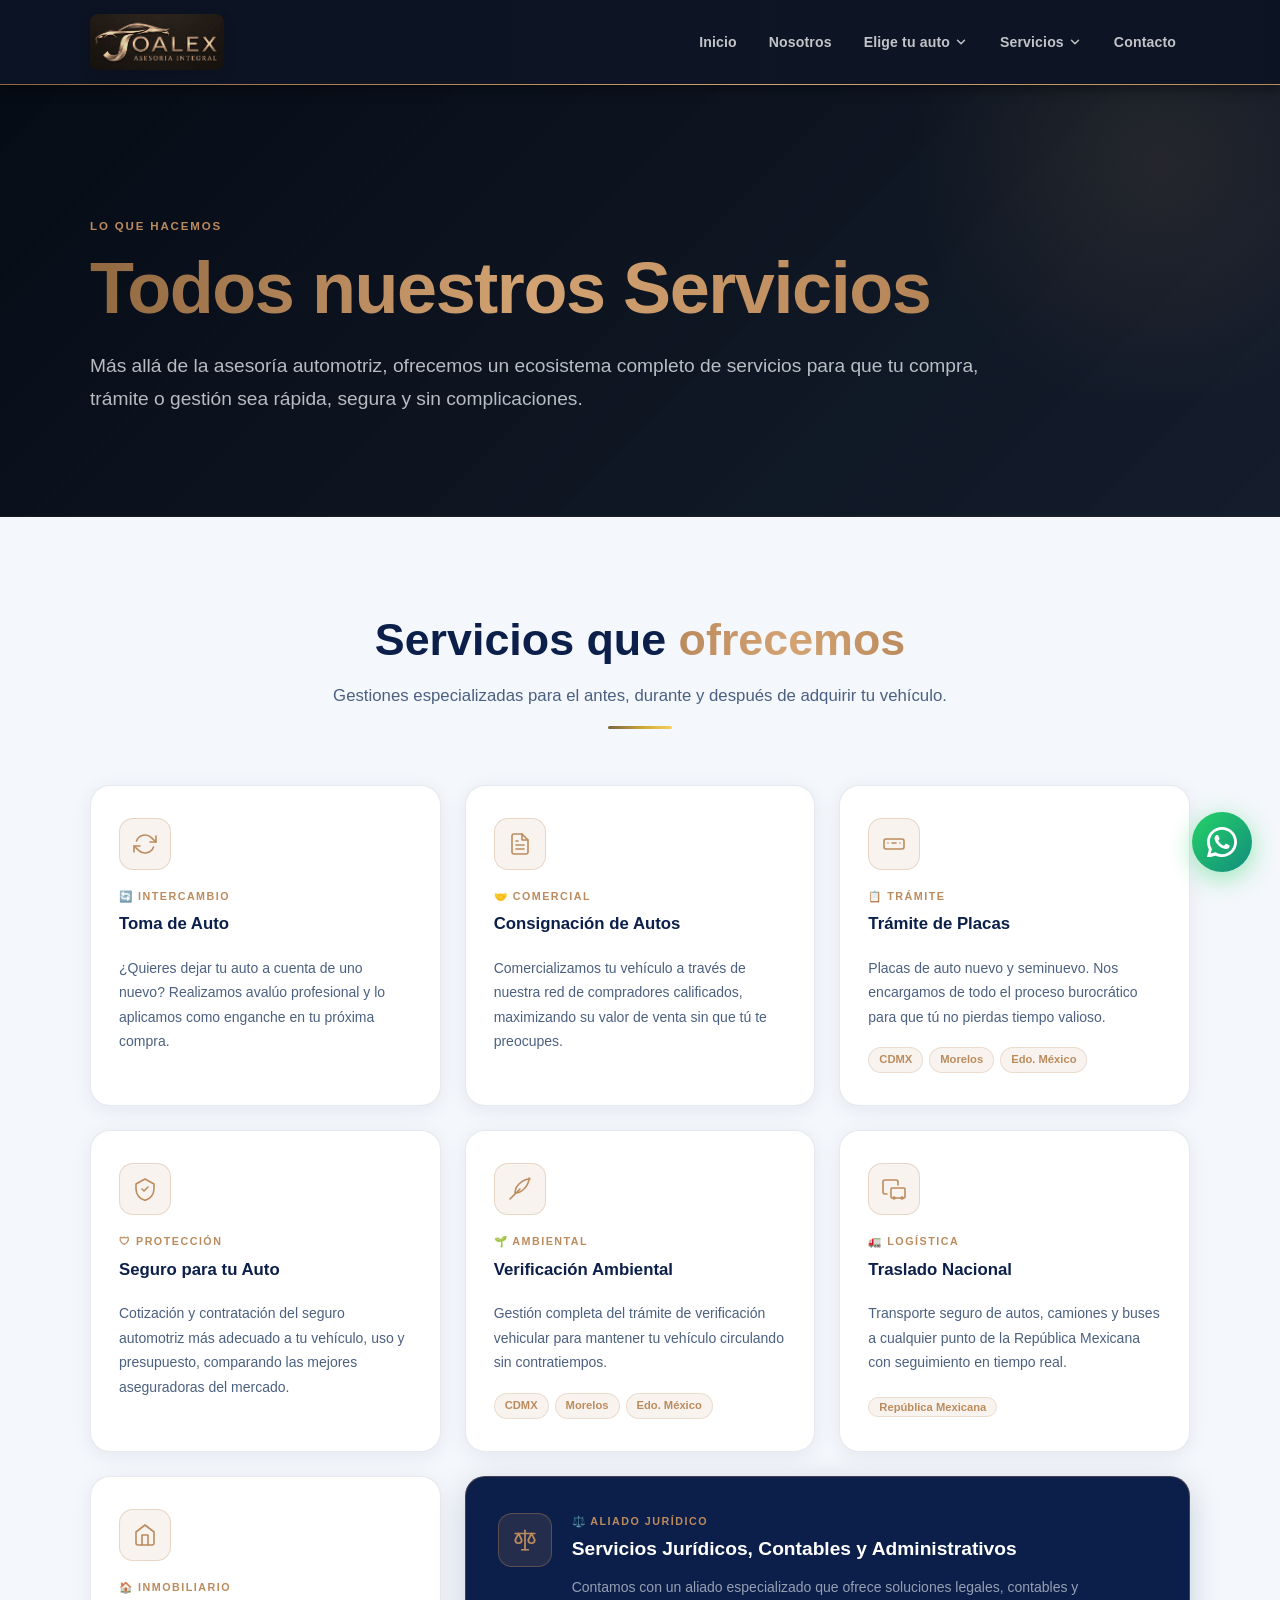
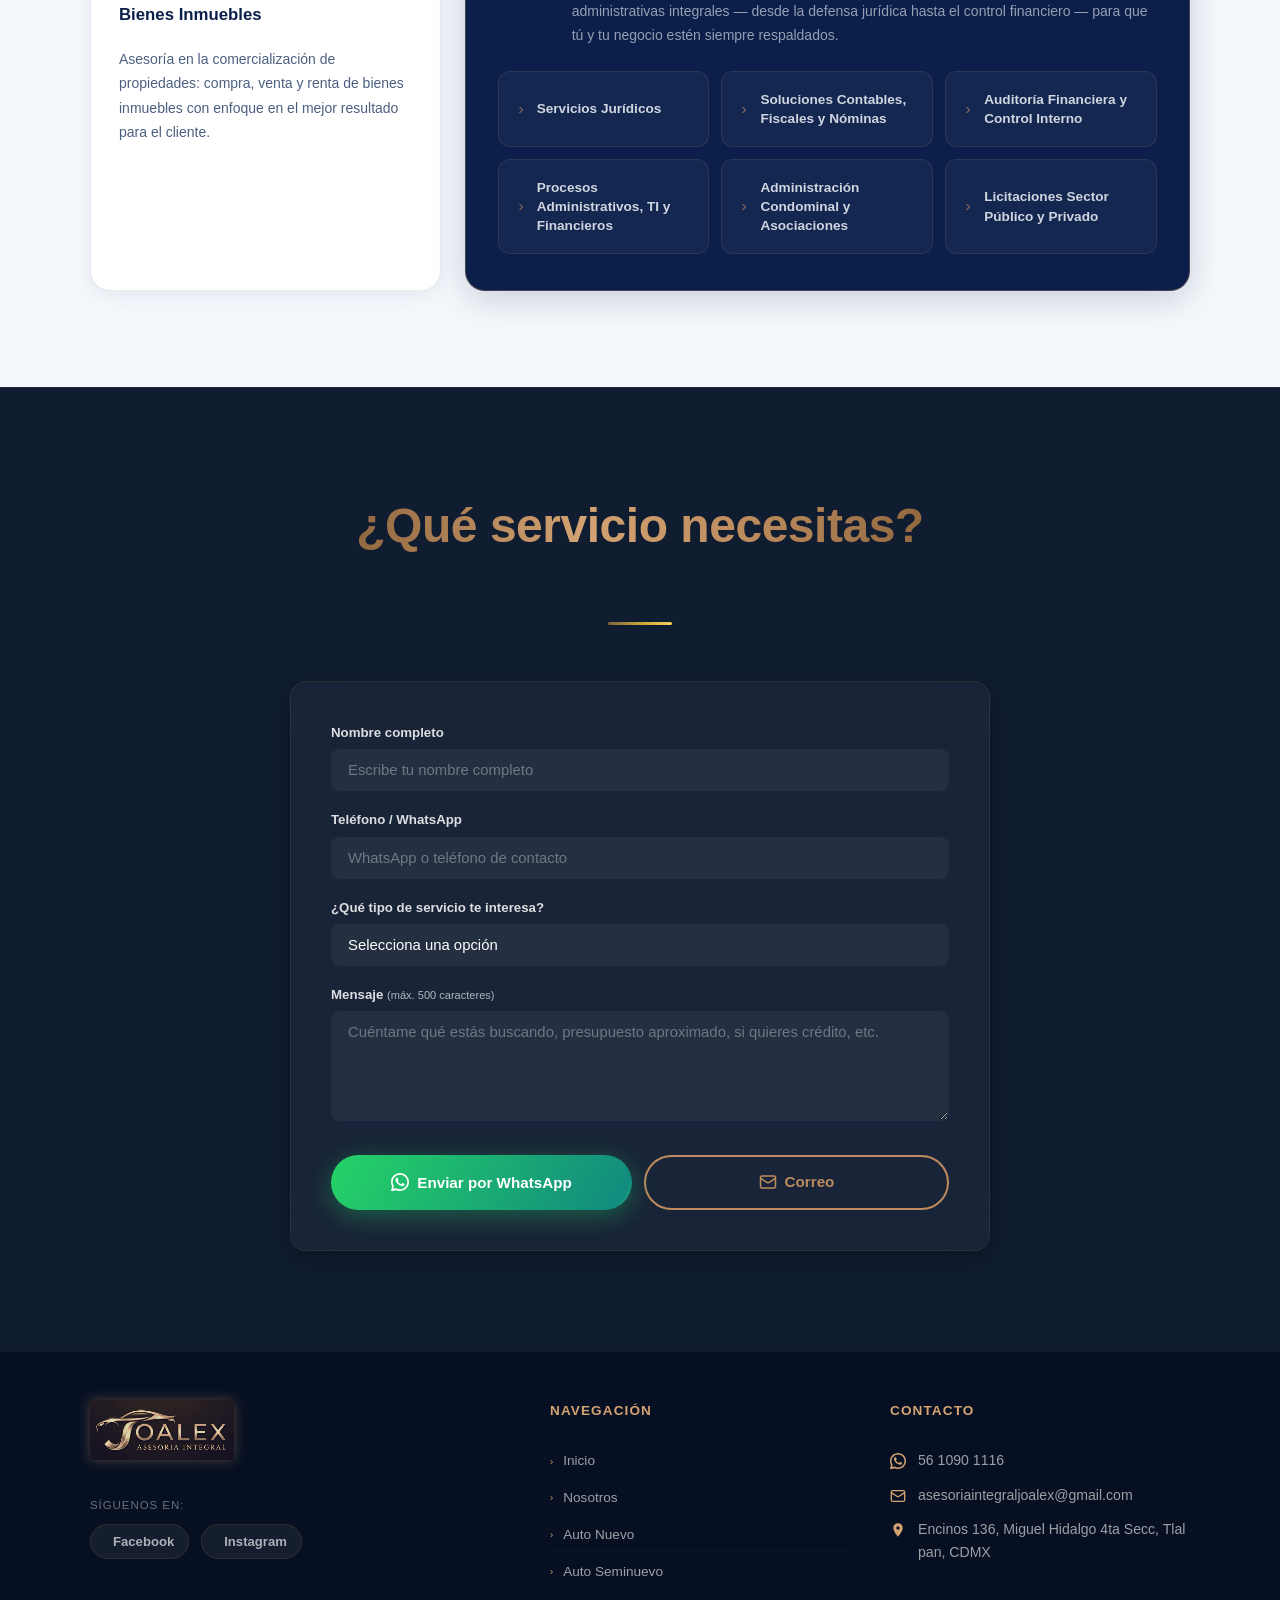
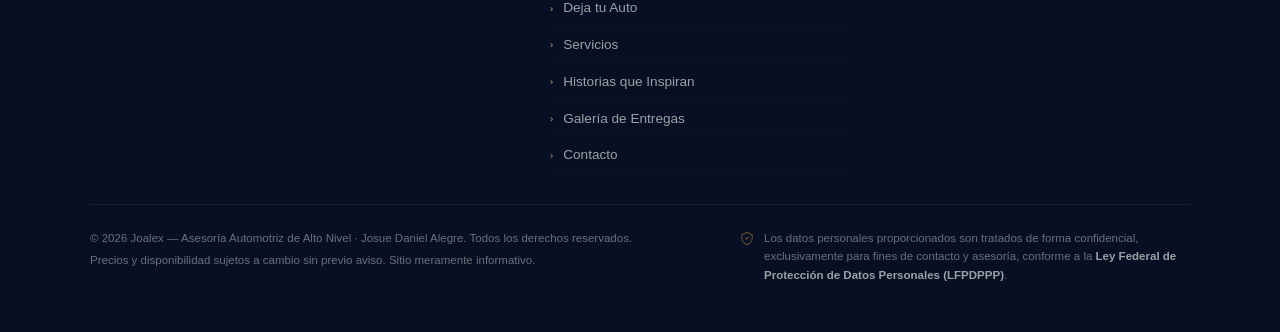
<file: servicios.html>
<!DOCTYPE html>
<html lang="es">

<head>
  <meta charset="UTF-8" />
  <meta name="viewport" content="width=device-width, initial-scale=1.0" />
  <title>Servicios · Joalex Asesoría Automotriz e Integral</title>
  <meta name="description"
    content="Servicios de Joalex: verificación ambiental, trámite de placas, traslado nacional, consignación de autos, toma de auto, bienes inmuebles, seguros y asesoría jurídica." />
  <link rel="preconnect" href="https://fonts.googleapis.com" />
  <link rel="preconnect" href="https://fonts.gstatic.com" crossorigin />
  <link
    href="https://fonts.googleapis.com/css2?family=Montserrat:wght@400;500;600;700;800&family=Open+Sans:wght@400;500;600;700&display=swap"
    rel="stylesheet" />
  <meta http-equiv="Content-Security-Policy"
    content="default-src 'self'; script-src 'self' 'unsafe-inline' https://fonts.googleapis.com; style-src 'self' 'unsafe-inline' https://fonts.googleapis.com; font-src 'self' https://fonts.gstatic.com; img-src 'self' data: https://wa.me https://*.fbcdn.net https://cdn.simpleicons.org; connect-src 'self' https://wa.me; frame-src 'self' https://www.google.com https://maps.google.com;">
  <meta http-equiv="X-Frame-Options" content="DENY">
  <meta http-equiv="X-Content-Type-Options" content="nosniff">
  <meta name="referrer" content="strict-origin-when-cross-origin">
  <link rel="stylesheet" href="style.css" />
</head>

<body>

  <header class="header">
    <div class="header-inner container">
      <div class="logo">
        <a href="index.html" class="header-logo-link">
          <img src="Logo.jpg" alt="JOALEX Asesoría Integral"
            style="height:56px;width:auto;object-fit:contain;display:block;filter:sepia(1) hue-rotate(-15deg) saturate(1.2) brightness(0.85) drop-shadow(0 0 4px rgba(188,139,93,0.5));"
            loading="lazy">
        </a>
      </div>
      <nav class="main-nav" id="mainNav" aria-label="Navegación principal">
        <a href="index.html" class="nav-link ">Inicio</a>
        <a href="mision-vision.html" class="nav-link ">Nosotros</a>

        <!-- Elige tu auto -->
        <div class="nav-dropdown-wrap" id="dropInventario">
          <button class="nav-link nav-dropdown-btn " id="btnInventario" aria-expanded="false" aria-haspopup="true">
            Elige tu auto
            <svg class="nav-arrow" viewBox="0 0 24 24" fill="none" stroke="currentColor" stroke-width="2.5"
              stroke-linecap="round" stroke-linejoin="round" aria-hidden="true">
              <polyline points="6 9 12 15 18 9" />
            </svg>
          </button>
          <div class="nav-dropdown-menu" id="menuInventario" role="menu">
            <a href="index.html#nuevo" class="nav-dropdown-item" role="menuitem"><span class="nav-drop-icon"><svg
                  viewBox="0 0 24 24" fill="none" stroke="currentColor" stroke-width="2" style="width:12px;height:12px">
                  <polyline points="9 18 15 12 9 6" />
                </svg></span>Nuevo</a>
            <a href="seminuevo.html" class="nav-dropdown-item" role="menuitem"><span class="nav-drop-icon"><svg
                  viewBox="0 0 24 24" fill="none" stroke="currentColor" stroke-width="2" style="width:12px;height:12px">
                  <polyline points="9 18 15 12 9 6" />
                </svg></span>Seminuevo</a>
            <a href="deja-tu-auto.html" class="nav-dropdown-item" role="menuitem"><span class="nav-drop-icon"><svg
                  viewBox="0 0 24 24" fill="none" stroke="currentColor" stroke-width="2" style="width:12px;height:12px">
                  <polyline points="9 18 15 12 9 6" />
                </svg></span>Deja tu auto</a>
          </div>
        </div>

        <!-- Servicios -->
        <div class="nav-dropdown-wrap" id="dropServicios">
          <button class="nav-link nav-dropdown-btn nav-link--active" id="btnServicios" aria-expanded="false"
            aria-haspopup="true">
            Servicios
            <svg class="nav-arrow" viewBox="0 0 24 24" fill="none" stroke="currentColor" stroke-width="2.5"
              stroke-linecap="round" stroke-linejoin="round" aria-hidden="true">
              <polyline points="6 9 12 15 18 9" />
            </svg>
          </button>
          <div class="nav-dropdown-menu" id="menuServicios" role="menu">
            <a href="servicios.html" class="nav-dropdown-item" role="menuitem"><span class="nav-drop-icon"><svg
                  viewBox="0 0 24 24" fill="none" stroke="currentColor" stroke-width="2" style="width:12px;height:12px">
                  <polyline points="9 18 15 12 9 6" />
                </svg></span>Consulta Servicios</a>
            <a href="historias-que-inspiran.html" class="nav-dropdown-item" role="menuitem"><span
                class="nav-drop-icon"><svg viewBox="0 0 24 24" fill="none" stroke="currentColor" stroke-width="2"
                  style="width:12px;height:12px">
                  <polyline points="9 18 15 12 9 6" />
                </svg></span>Historias que Inspiran</a>
            <a href="galeria-de-entregas.html" class="nav-dropdown-item" role="menuitem"><span
                class="nav-drop-icon"><svg viewBox="0 0 24 24" fill="none" stroke="currentColor" stroke-width="2"
                  style="width:12px;height:12px">
                  <polyline points="9 18 15 12 9 6" />
                </svg></span>Galería de Entregas</a>
          </div>
        </div>

        <!-- Contacto -->
        <a href="contacto.html" class="nav-link ">Contacto</a>
      </nav>

      <button class="menu-toggle" id="menuToggle" aria-label="Abrir menú" aria-expanded="false">
        <span></span><span></span><span></span>
      </button>
    </div>

    <nav class="mobile-nav" id="mobileNav" aria-label="Menú móvil">
      <a href="index.html" class="mobile-nav-link ">Inicio</a>
      <a href="mision-vision.html" class="mobile-nav-link ">Nosotros</a>

      <div class="mobile-accordion">
        <button class="mobile-accordion-btn" onclick="toggleAccordion(this)" aria-expanded="false">
          Elige tu auto <span class="mobile-acc-arrow">›</span>
        </button>
        <div class="mobile-accordion-body">
          <a href="index.html#nuevo">Nuevo</a>
          <a href="seminuevo.html">Seminuevo</a>
          <a href="deja-tu-auto.html">Deja tu auto</a>
        </div>
      </div>

      <div class="mobile-accordion">
        <button class="mobile-accordion-btn" onclick="toggleAccordion(this)" aria-expanded="false">
          Servicios <span class="mobile-acc-arrow">›</span>
        </button>
        <div class="mobile-accordion-body">
          <a href="servicios.html">Consulta Servicios</a>
          <a href="historias-que-inspiran.html">Historias que Inspiran</a>
          <a href="galeria-de-entregas.html">Galería de Entregas</a>
        </div>
      </div>

      <a href="contacto.html" class="mobile-nav-link ">Contacto</a>
    </nav>
  </header>

  <!-- HERO -->
  <section class="page-hero">
    <div class="container page-hero-inner">
      <span class="section-eyebrow">Lo que hacemos</span>
      <h1>Todos nuestros Servicios</h1>
      <p class="page-hero-lead">Más allá de la asesoría automotriz, ofrecemos un ecosistema completo de servicios para
        que tu compra, trámite o gestión sea rápida, segura y sin complicaciones.</p>
    </div>
  </section>

  <!-- GRID DE SERVICIOS 3x3 -->
  <section style="padding:clamp(60px,8vw,96px) 0; background:#F4F7FB; overflow:hidden;">
    <div class="container">
      <div class="section-header" style="text-align:center; margin-bottom:56px;">
        <h2 style="font-family:'Montserrat', sans-serif; font-size:clamp(1.9rem,4vw,2.8rem); font-weight:700; color:#0B1F4A; line-height:1.2; margin-bottom:14px;">Servicios que <span style="font-style: normal; background:linear-gradient(90deg,#BC8B5D 0%,#D4A373 50%,#BC8B5D 100%); -webkit-background-clip:text; -webkit-text-fill-color:transparent; background-clip:text;">ofrecemos</span></h2>
        <p style="font-size:clamp(0.92rem,1.4vw,1.05rem); color:#4B6080; max-width:680px; margin:0 auto; line-height:1.75;">Gestiones especializadas para el antes, durante y después de adquirir tu vehículo.</p>
      </div>

      <div id="svcGrid" style="display:grid; grid-template-columns:repeat(3,1fr); gap:24px;">

        <!-- 1. Toma de Auto -->
        <div
          style="background:#FFFFFF;border:1px solid rgba(15,45,94,0.1);border-radius:20px;padding:32px 28px;display:flex;flex-direction:column;gap:18px;transition:all .3s;box-shadow:0 4px 20px rgba(15,45,94,0.07);"
          onmouseover="this.style.borderColor='rgba(188,139,93,0.5)';this.style.boxShadow='0 12px 36px rgba(15,45,94,0.14)';this.style.transform='translateY(-4px)'"
          onmouseout="this.style.borderColor='rgba(15,45,94,0.1)';this.style.boxShadow='0 4px 20px rgba(15,45,94,0.07)';this.style.transform='translateY(0)'">
          <div
            style="width:52px;height:52px;border-radius:14px;background:rgba(188,139,93,0.1);border:1px solid rgba(188,139,93,0.28);display:flex;align-items:center;justify-content:center;flex-shrink:0;">
            <svg viewBox="0 0 24 24" fill="none" stroke="var(--gold)" stroke-width="1.6" stroke-linecap="round"
              stroke-linejoin="round" style="width:24px;height:24px;">
              <path d="M23 4v6h-6" />
              <path d="M1 20v-6h6" />
              <path d="M3.51 9a9 9 0 0 1 14.85-3.36L23 10M1 14l4.64 4.36A9 9 0 0 0 20.49 15" />
            </svg>
          </div>
          <div>
            <span
              style="font-size:.67rem;font-weight:800;letter-spacing:.14em;text-transform:uppercase;color:var(--gold);display:block;margin-bottom:6px;">🔄
              Intercambio</span>
            <h3 style="font-size:1.05rem;font-weight:700;color:#0B1F4A;margin:0;">Toma de Auto</h3>
          </div>
          <p style="font-size:.875rem;color:#4B6080;line-height:1.75;margin:0;flex:1;">¿Quieres dejar tu auto a cuenta de uno nuevo? Realizamos avalúo profesional y lo aplicamos como enganche en tu próxima compra.</p>
        </div>

        <!-- 2. Consignación de Autos -->
        <div
          style="background:#FFFFFF;border:1px solid rgba(15,45,94,0.1);border-radius:20px;padding:32px 28px;display:flex;flex-direction:column;gap:18px;transition:all .3s;box-shadow:0 4px 20px rgba(15,45,94,0.07);"
          onmouseover="this.style.borderColor='rgba(188,139,93,0.5)';this.style.boxShadow='0 12px 36px rgba(15,45,94,0.14)';this.style.transform='translateY(-4px)'"
          onmouseout="this.style.borderColor='rgba(15,45,94,0.1)';this.style.boxShadow='0 4px 20px rgba(15,45,94,0.07)';this.style.transform='translateY(0)'">
          <div
            style="width:52px;height:52px;border-radius:14px;background:rgba(188,139,93,0.1);border:1px solid rgba(188,139,93,0.28);display:flex;align-items:center;justify-content:center;flex-shrink:0;">
            <svg viewBox="0 0 24 24" fill="none" stroke="var(--gold)" stroke-width="1.6" stroke-linecap="round"
              stroke-linejoin="round" style="width:24px;height:24px;">
              <path d="M14 2H6a2 2 0 0 0-2 2v16a2 2 0 0 0 2 2h12a2 2 0 0 0 2-2V8z" />
              <polyline points="14 2 14 8 20 8" />
              <line x1="16" y1="13" x2="8" y2="13" />
              <line x1="16" y1="17" x2="8" y2="17" />
              <line x1="10" y1="9" x2="8" y2="9" />
            </svg>
          </div>
          <div>
            <span
              style="font-size:.67rem;font-weight:800;letter-spacing:.14em;text-transform:uppercase;color:var(--gold);display:block;margin-bottom:6px;">🤝
              Comercial</span>
            <h3 style="font-size:1.05rem;font-weight:700;color:#0B1F4A;margin:0;">Consignación de Autos</h3>
          </div>
          <p style="font-size:.875rem;color:#4B6080;line-height:1.75;margin:0;flex:1;">Comercializamos tu vehículo a través de nuestra red de compradores calificados, maximizando su valor de venta sin que tú te preocupes.</p>
        </div>

        <!-- 3. Trámite de Placas -->
        <div
          style="background:#FFFFFF;border:1px solid rgba(15,45,94,0.1);border-radius:20px;padding:32px 28px;display:flex;flex-direction:column;gap:18px;transition:all .3s;box-shadow:0 4px 20px rgba(15,45,94,0.07);"
          onmouseover="this.style.borderColor='rgba(188,139,93,0.5)';this.style.boxShadow='0 12px 36px rgba(15,45,94,0.14)';this.style.transform='translateY(-4px)'"
          onmouseout="this.style.borderColor='rgba(15,45,94,0.1)';this.style.boxShadow='0 4px 20px rgba(15,45,94,0.07)';this.style.transform='translateY(0)'">
          <div
            style="width:52px;height:52px;border-radius:14px;background:rgba(188,139,93,0.1);border:1px solid rgba(188,139,93,0.28);display:flex;align-items:center;justify-content:center;flex-shrink:0;">
            <svg viewBox="0 0 24 24" fill="none" stroke="var(--gold)" stroke-width="1.6" stroke-linecap="round"
              stroke-linejoin="round" style="width:24px;height:24px;">
              <rect x="2" y="7" width="20" height="10" rx="2" />
              <path d="M6 11h.01" />
              <path d="M10 11h4" />
              <path d="M18 11h.01" />
            </svg>
          </div>
          <div>
            <span
              style="font-size:.67rem;font-weight:800;letter-spacing:.14em;text-transform:uppercase;color:var(--gold);display:block;margin-bottom:6px;">📋
              Trámite</span>
            <h3 style="font-size:1.05rem;font-weight:700;color:#0B1F4A;margin:0;">Trámite de Placas</h3>
          </div>
          <p style="font-size:.875rem;color:#4B6080;line-height:1.75;margin:0;flex:1;">Placas de auto nuevo y seminuevo. Nos encargamos de todo el proceso burocrático para que tú no pierdas tiempo valioso.</p>
          <div style="display:flex;gap:6px;flex-wrap:wrap;">
            <span
              style="font-size:.7rem;font-weight:700;color:var(--gold);background:rgba(188,139,93,0.1);border:1px solid rgba(188,139,93,0.22);border-radius:20px;padding:3px 10px;">CDMX</span>
            <span
              style="font-size:.7rem;font-weight:700;color:var(--gold);background:rgba(188,139,93,0.1);border:1px solid rgba(188,139,93,0.22);border-radius:20px;padding:3px 10px;">Morelos</span>
            <span
              style="font-size:.7rem;font-weight:700;color:var(--gold);background:rgba(188,139,93,0.1);border:1px solid rgba(188,139,93,0.22);border-radius:20px;padding:3px 10px;">Edo.
              México</span>
          </div>
        </div>

        <!-- 4. Seguro para tu Auto -->
        <div
          style="background:#FFFFFF;border:1px solid rgba(15,45,94,0.1);border-radius:20px;padding:32px 28px;display:flex;flex-direction:column;gap:18px;transition:all .3s;box-shadow:0 4px 20px rgba(15,45,94,0.07);"
          onmouseover="this.style.borderColor='rgba(188,139,93,0.5)';this.style.boxShadow='0 12px 36px rgba(15,45,94,0.14)';this.style.transform='translateY(-4px)'"
          onmouseout="this.style.borderColor='rgba(15,45,94,0.1)';this.style.boxShadow='0 4px 20px rgba(15,45,94,0.07)';this.style.transform='translateY(0)'">
          <div
            style="width:52px;height:52px;border-radius:14px;background:rgba(188,139,93,0.1);border:1px solid rgba(188,139,93,0.28);display:flex;align-items:center;justify-content:center;flex-shrink:0;">
            <svg viewBox="0 0 24 24" fill="none" stroke="var(--gold)" stroke-width="1.6" stroke-linecap="round"
              stroke-linejoin="round" style="width:24px;height:24px;">
              <path d="M12 2L3 7v5c0 5.25 3.75 10.15 9 11.35C17.25 22.15 21 17.25 21 12V7L12 2z" />
              <polyline points="9 12 11 14 15 10" />
            </svg>
          </div>
          <div>
            <span
              style="font-size:.67rem;font-weight:800;letter-spacing:.14em;text-transform:uppercase;color:var(--gold);display:block;margin-bottom:6px;">🛡
              Protección</span>
            <h3 style="font-size:1.05rem;font-weight:700;color:#0B1F4A;margin:0;">Seguro para tu Auto</h3>
          </div>
          <p style="font-size:.875rem;color:#4B6080;line-height:1.75;margin:0;flex:1;">Cotización y contratación del seguro automotriz más adecuado a tu vehículo, uso y presupuesto, comparando las mejores aseguradoras del mercado.</p>
        </div>

        <!-- 5. Verificación Ambiental -->
        <div
          style="background:#FFFFFF;border:1px solid rgba(15,45,94,0.1);border-radius:20px;padding:32px 28px;display:flex;flex-direction:column;gap:18px;transition:all .3s;box-shadow:0 4px 20px rgba(15,45,94,0.07);"
          onmouseover="this.style.borderColor='rgba(188,139,93,0.5)';this.style.boxShadow='0 12px 36px rgba(15,45,94,0.14)';this.style.transform='translateY(-4px)'"
          onmouseout="this.style.borderColor='rgba(15,45,94,0.1)';this.style.boxShadow='0 4px 20px rgba(15,45,94,0.07)';this.style.transform='translateY(0)'">
          <div
            style="width:52px;height:52px;border-radius:14px;background:rgba(188,139,93,0.1);border:1px solid rgba(188,139,93,0.28);display:flex;align-items:center;justify-content:center;flex-shrink:0;">
            <svg viewBox="0 0 24 24" fill="none" stroke="var(--gold)" stroke-width="1.6" stroke-linecap="round"
              stroke-linejoin="round" style="width:24px;height:24px;">
              <path d="M2 22 12 12" />
              <path d="M22 2C22 2 16 2 11 7c-4 4-4 9-4 9s5 0 9-4c5-5 5-11 5-11z" />
            </svg>
          </div>
          <div>
            <span
              style="font-size:.67rem;font-weight:800;letter-spacing:.14em;text-transform:uppercase;color:var(--gold);display:block;margin-bottom:6px;">🌱
              Ambiental</span>
            <h3 style="font-size:1.05rem;font-weight:700;color:#0B1F4A;margin:0;">Verificación Ambiental</h3>
          </div>
          <p style="font-size:.875rem;color:#4B6080;line-height:1.75;margin:0;flex:1;">Gestión completa del trámite de verificación vehicular para mantener tu vehículo circulando sin contratiempos.</p>
          <div style="display:flex;gap:6px;flex-wrap:wrap;">
            <span
              style="font-size:.7rem;font-weight:700;color:var(--gold);background:rgba(188,139,93,0.1);border:1px solid rgba(188,139,93,0.22);border-radius:20px;padding:3px 10px;">CDMX</span>
            <span
              style="font-size:.7rem;font-weight:700;color:var(--gold);background:rgba(188,139,93,0.1);border:1px solid rgba(188,139,93,0.22);border-radius:20px;padding:3px 10px;">Morelos</span>
            <span
              style="font-size:.7rem;font-weight:700;color:var(--gold);background:rgba(188,139,93,0.1);border:1px solid rgba(188,139,93,0.22);border-radius:20px;padding:3px 10px;">Edo.
              México</span>
          </div>
        </div>

        <!-- 6. Traslado Nacional -->
        <div
          style="background:#FFFFFF;border:1px solid rgba(15,45,94,0.1);border-radius:20px;padding:32px 28px;display:flex;flex-direction:column;gap:18px;transition:all .3s;box-shadow:0 4px 20px rgba(15,45,94,0.07);"
          onmouseover="this.style.borderColor='rgba(188,139,93,0.5)';this.style.boxShadow='0 12px 36px rgba(15,45,94,0.14)';this.style.transform='translateY(-4px)'"
          onmouseout="this.style.borderColor='rgba(15,45,94,0.1)';this.style.boxShadow='0 4px 20px rgba(15,45,94,0.07)';this.style.transform='translateY(0)'">
          <div
            style="width:52px;height:52px;border-radius:14px;background:rgba(188,139,93,0.1);border:1px solid rgba(188,139,93,0.28);display:flex;align-items:center;justify-content:center;flex-shrink:0;">
            <svg viewBox="0 0 24 24" fill="none" stroke="var(--gold)" stroke-width="1.6" stroke-linecap="round"
              stroke-linejoin="round" style="width:24px;height:24px;">
              <path d="M5 17H3a2 2 0 0 1-2-2V5a2 2 0 0 1 2-2h11a2 2 0 0 1 2 2v3" />
              <rect x="9" y="11" width="14" height="10" rx="1" />
              <circle cx="12" cy="21" r="1" />
              <circle cx="20" cy="21" r="1" />
            </svg>
          </div>
          <div>
            <span
              style="font-size:.67rem;font-weight:800;letter-spacing:.14em;text-transform:uppercase;color:var(--gold);display:block;margin-bottom:6px;">🚛
              Logística</span>
            <h3 style="font-size:1.05rem;font-weight:700;color:#0B1F4A;margin:0;">Traslado Nacional</h3>
          </div>
          <p style="font-size:.875rem;color:#4B6080;line-height:1.75;margin:0;flex:1;">Transporte seguro de autos, camiones y buses a cualquier punto de la República Mexicana con seguimiento en tiempo real.</p>
          <div><span
              style="font-size:.7rem;font-weight:700;color:var(--gold);background:rgba(188,139,93,0.1);border:1px solid rgba(188,139,93,0.22);border-radius:20px;padding:3px 10px;">República
              Mexicana</span></div>
        </div>

        <!-- 7. Bienes Inmueble -->
        <div
          style="background:#FFFFFF;border:1px solid rgba(15,45,94,0.1);border-radius:20px;padding:32px 28px;display:flex;flex-direction:column;gap:18px;transition:all .3s;box-shadow:0 4px 20px rgba(15,45,94,0.07);"
          onmouseover="this.style.borderColor='rgba(188,139,93,0.5)';this.style.boxShadow='0 12px 36px rgba(15,45,94,0.14)';this.style.transform='translateY(-4px)'"
          onmouseout="this.style.borderColor='rgba(15,45,94,0.1)';this.style.boxShadow='0 4px 20px rgba(15,45,94,0.07)';this.style.transform='translateY(0)'">
          <div
            style="width:52px;height:52px;border-radius:14px;background:rgba(188,139,93,0.1);border:1px solid rgba(188,139,93,0.28);display:flex;align-items:center;justify-content:center;flex-shrink:0;">
            <svg viewBox="0 0 24 24" fill="none" stroke="var(--gold)" stroke-width="1.6" stroke-linecap="round"
              stroke-linejoin="round" style="width:24px;height:24px;">
              <path d="M3 9l9-7 9 7v11a2 2 0 0 1-2 2H5a2 2 0 0 1-2-2z" />
              <polyline points="9 22 9 12 15 12 15 22" />
            </svg>
          </div>
          <div>
            <span
              style="font-size:.67rem;font-weight:800;letter-spacing:.14em;text-transform:uppercase;color:var(--gold);display:block;margin-bottom:6px;">🏠
              Inmobiliario</span>
            <h3 style="font-size:1.05rem;font-weight:700;color:#0B1F4A;margin:0;">Bienes Inmuebles</h3>
          </div>
          <p style="font-size:.875rem;color:#4B6080;line-height:1.75;margin:0;flex:1;">Asesoría en la comercialización de propiedades: compra, venta y renta de bienes inmuebles con enfoque en el mejor resultado para el cliente.</p>
        </div>

        <!-- 8. Asesoría Jurídica (ocupa 2 cols para completar la última fila) -->
        <div
          style="background:#0B1F4A;border:1px solid rgba(188,139,93,0.32);border-radius:20px;padding:36px 32px;grid-column:span 2;transition:all .3s;box-shadow:0 8px 32px rgba(11,31,74,0.18);"
          onmouseover="this.style.borderColor='rgba(188,139,93,0.65)';this.style.boxShadow='0 8px 40px rgba(188,139,93,0.16)'"
          onmouseout="this.style.borderColor='rgba(188,139,93,0.32)';this.style.boxShadow='none'">

          <!-- Cabecera -->
          <div style="display:flex;align-items:flex-start;gap:20px;margin-bottom:24px;">
            <div
              style="width:54px;height:54px;border-radius:14px;background:rgba(188,139,93,0.14);border:1px solid rgba(188,139,93,0.36);display:flex;align-items:center;justify-content:center;flex-shrink:0;">
              <svg viewBox="0 0 24 24" fill="none" stroke="var(--gold)" stroke-width="1.6" stroke-linecap="round"
                stroke-linejoin="round" style="width:26px;height:26px;">
                <path d="M12 3v18" />
                <path d="M3 6h18" />
                <path d="M6 6l-3 6a3 3 0 0 0 6 0L6 6z" />
                <path d="M18 6l-3 6a3 3 0 0 0 6 0L18 6z" />
                <path d="M9 21h6" />
              </svg>
            </div>
            <div style="flex:1;">
              <span
                style="font-size:.67rem;font-weight:800;letter-spacing:.14em;text-transform:uppercase;color:var(--gold);display:block;margin-bottom:4px;">⚖️
                Aliado Jurídico</span>
              <h3 style="font-size:1.2rem;font-weight:700;color:#fff;margin:0 0 10px;">Servicios Jurídicos, Contables y Administrativos</h3>
              <p style="font-size:.875rem;color:rgba(241,245,249,.6);line-height:1.72;margin:0;">Contamos con un aliado
                especializado que ofrece soluciones legales, contables y administrativas integrales — desde la defensa
                jurídica hasta el control financiero — para que tú y tu negocio estén siempre respaldados.</p>
            </div>
          </div>

          <!-- 6 sub-servicios — solo títulos -->
          <div id="juridicosGrid" style="display:grid;grid-template-columns:repeat(3,1fr);gap:12px;">
            <div
              style="background:rgba(255,255,255,0.04);border:1px solid rgba(188,139,93,0.14);border-radius:12px;padding:18px 16px;display:flex;align-items:center;gap:10px;">
              <span style="color:var(--gold);font-size:.9rem;flex-shrink:0;"><svg viewBox="0 0 24 24" fill="none"
                  stroke="currentColor" stroke-width="2" style="width:12px;height:12px">
                  <polyline points="9 18 15 12 9 6" />
                </svg></span>
              <span style="font-size:.85rem;font-weight:600;color:rgba(241,245,249,.85);line-height:1.4;">Servicios
                Jurídicos</span>
            </div>
            <div
              style="background:rgba(255,255,255,0.04);border:1px solid rgba(188,139,93,0.14);border-radius:12px;padding:18px 16px;display:flex;align-items:center;gap:10px;">
              <span style="color:var(--gold);font-size:.9rem;flex-shrink:0;"><svg viewBox="0 0 24 24" fill="none"
                  stroke="currentColor" stroke-width="2" style="width:12px;height:12px">
                  <polyline points="9 18 15 12 9 6" />
                </svg></span>
              <span style="font-size:.85rem;font-weight:600;color:rgba(241,245,249,.85);line-height:1.4;">Soluciones
                Contables, Fiscales y Nóminas</span>
            </div>
            <div
              style="background:rgba(255,255,255,0.04);border:1px solid rgba(188,139,93,0.14);border-radius:12px;padding:18px 16px;display:flex;align-items:center;gap:10px;">
              <span style="color:var(--gold);font-size:.9rem;flex-shrink:0;"><svg viewBox="0 0 24 24" fill="none"
                  stroke="currentColor" stroke-width="2" style="width:12px;height:12px">
                  <polyline points="9 18 15 12 9 6" />
                </svg></span>
              <span style="font-size:.85rem;font-weight:600;color:rgba(241,245,249,.85);line-height:1.4;">Auditoría
                Financiera y Control Interno</span>
            </div>
            <div
              style="background:rgba(255,255,255,0.04);border:1px solid rgba(188,139,93,0.14);border-radius:12px;padding:18px 16px;display:flex;align-items:center;gap:10px;">
              <span style="color:var(--gold);font-size:.9rem;flex-shrink:0;"><svg viewBox="0 0 24 24" fill="none"
                  stroke="currentColor" stroke-width="2" style="width:12px;height:12px">
                  <polyline points="9 18 15 12 9 6" />
                </svg></span>
              <span style="font-size:.85rem;font-weight:600;color:rgba(241,245,249,.85);line-height:1.4;">Procesos
                Administrativos, TI y Financieros</span>
            </div>
            <div
              style="background:rgba(255,255,255,0.04);border:1px solid rgba(188,139,93,0.14);border-radius:12px;padding:18px 16px;display:flex;align-items:center;gap:10px;">
              <span style="color:var(--gold);font-size:.9rem;flex-shrink:0;"><svg viewBox="0 0 24 24" fill="none"
                  stroke="currentColor" stroke-width="2" style="width:12px;height:12px">
                  <polyline points="9 18 15 12 9 6" />
                </svg></span>
              <span style="font-size:.85rem;font-weight:600;color:rgba(241,245,249,.85);line-height:1.4;">Administración
                Condominal y Asociaciones</span>
            </div>
            <div
              style="background:rgba(255,255,255,0.04);border:1px solid rgba(188,139,93,0.14);border-radius:12px;padding:18px 16px;display:flex;align-items:center;gap:10px;">
              <span style="color:var(--gold);font-size:.9rem;flex-shrink:0;"><svg viewBox="0 0 24 24" fill="none"
                  stroke="currentColor" stroke-width="2" style="width:12px;height:12px">
                  <polyline points="9 18 15 12 9 6" />
                </svg></span>
              <span style="font-size:.85rem;font-weight:600;color:rgba(241,245,249,.85);line-height:1.4;">Licitaciones
                Sector Público y Privado</span>
            </div>
          </div>

        </div>

      </div><!-- /svcGrid -->

      <style>
        /* ── svcGrid principal ── */
        #svcGrid {
          box-sizing: border-box;
          width: 100%;
          max-width: 100%;
        }
        @media(max-width:900px) {
          #svcGrid {
            grid-template-columns: repeat(2, 1fr) !important;
          }
        }
        @media(max-width:580px) {
          #svcGrid {
            grid-template-columns: 1fr !important;
            gap: 16px !important;
          }
          #svcGrid > [style*="span 2"] {
            grid-column: span 1 !important;
          }
          #svcGrid > div {
            padding: 22px 18px !important;
            box-sizing: border-box !important;
            max-width: 100% !important;
            overflow: hidden !important;
            word-break: break-word !important;
          }
          #svcGrid p, #svcGrid h3, #svcGrid span {
            overflow-wrap: break-word !important;
            word-break: break-word !important;
          }
        }

        /* ── Grid interno tarjeta jurídicos ── */
        #juridicosGrid {
          box-sizing: border-box;
          width: 100%;
        }
        @media(max-width:760px) {
          #juridicosGrid {
            grid-template-columns: repeat(2, 1fr) !important;
          }
        }
        @media(max-width:480px) {
          #juridicosGrid {
            grid-template-columns: 1fr !important;
            gap: 8px !important;
          }
          #juridicosGrid > div {
            padding: 12px 14px !important;
          }
        }
      </style>
    </div>
  </section>

  <!-- CONTACTO / SOLICITUD -->
  <section id="solicitud"
    style="background:var(--dark); padding:clamp(70px,9vw,100px) 0; border-top:1px solid rgba(145,104,64,0.12);">
    <div class="container">
      <div class="section-header" style="text-align:center; margin-bottom:56px;">
        <h2 class="section-title">¿Qué servicio necesitas?</h2>
        <p class="section-subtitle" style="max-width:900px; margin:0 auto;">Escríbenos y en menos de 24&nbsp;horas te damos una respuesta clara, sin compromisos y sin costo.</p>
      </div>
      <div class="fade-in" style="max-width:700px; margin:0 auto;">
        <div class="form-container" style="margin:0;">
          <form id="contactForm" class="contact-form" onsubmit="sendToWhatsApp(event)">
            <div class="form-group">
              <label for="nombre">Nombre completo</label>
              <input type="text" id="nombre" name="nombre" placeholder="Escribe tu nombre completo" maxlength="50"
                required>
            </div>
            <div class="form-group">
              <label for="telefono">Teléfono / WhatsApp</label>
              <input type="tel" id="telefono" name="telefono" placeholder="WhatsApp o teléfono de contacto"
                pattern="[0-9]{10}" maxlength="10" inputmode="numeric"
                oninput="this.value=this.value.replace(/[^0-9]/g,'')" title="Ingresa exactamente 10 dígitos" required />
            </div>
            <div class="form-group">
              <label for="tipo">¿Qué tipo de servicio te interesa?</label>
              <select id="tipo" name="tipo" required>
                <option value="">Selecciona una opción</option>
                <option value="Vehículo nuevo de agencia">Vehículo nuevo de agencia</option>
                <option value="Seminuevo seleccionado">Seminuevo seleccionado</option>
                <option value="Crédito bancario">Crédito bancario</option>
                <option value="Verificación ambiental">Verificación ambiental</option>
                <option value="Trámite de placas">Trámite de placas</option>
                <option value="Traslado nacional">Traslado nacional</option>
                <option value="Consignación de auto">Consignación de auto</option>
                <option value="Asesoría jurídica">Asesoría jurídica</option>
                <option value="Bienes Inmueble">Bienes Inmuebles</option>
                <option value="Asesoría en general">Asesoría en general</option>
              </select>
            </div>
            <div class="form-group">
              <label for="mensaje">Mensaje <small style="color:var(--text-light);font-weight:400;">(máx. 500
                  caracteres)</small></label>
              <textarea id="mensaje" name="mensaje" rows="4" maxlength="500"
                placeholder="Cuéntame qué estás buscando, presupuesto aproximado, si quieres crédito, etc."></textarea>
            </div>
            <!-- Botones al pie: WhatsApp + Correo -->
            <div style="display:flex;flex-wrap:wrap;gap:12px;margin-top:16px;">
              <button type="submit" class="btn btn-primary" style="flex:1;min-width:200px;justify-content:center;">
                <svg viewBox="0 0 24 24" fill="currentColor" style="width:18px;height:18px;">
                  <path
                    d="M17.472 14.382c-.297-.149-1.758-.867-2.03-.967-.273-.099-.471-.148-.67.15-.197.297-.767.966-.94 1.164-.173.199-.347.223-.644.075-.297-.15-1.255-.463-2.39-1.475-.883-.788-1.48-1.761-1.653-2.059-.173-.297-.018-.458.13-.606.134-.133.298-.347.446-.52.149-.174.198-.298.298-.497.099-.198.05-.371-.025-.52-.075-.149-.669-1.612-.916-2.207-.242-.579-.487-.5-.669-.51-.173-.008-.371-.01-.57-.01-.198 0-.52.074-.792.372-.272.297-1.04 1.016-1.04 2.479 0 1.462 1.065 2.875 1.213 3.074.149.198 2.096 3.2 5.077 4.487.709.306 1.262.489 1.694.625.712.227 1.36.195 1.871.118.571-.085 1.758-.719 2.006-1.413.248-.694.248-1.289.173-1.413-.074-.124-.272-.198-.57-.347z" />
                  <path
                    d="M12 0C5.373 0 0 5.373 0 12c0 2.123.557 4.116 1.532 5.845L.057 23.57a.75.75 0 0 0 .916.916l5.733-1.474A11.953 11.953 0 0 0 12 24c6.627 0 12-5.373 12-12S18.627 0 12 0zm0 21.75a9.713 9.713 0 0 1-4.95-1.358l-.355-.212-3.682.946.965-3.568-.232-.368A9.717 9.717 0 0 1 2.25 12C2.25 6.615 6.615 2.25 12 2.25S21.75 6.615 21.75 12 17.385 21.75 12 21.75z" />
                </svg>
                Enviar por WhatsApp
              </button>
              <a href="mailto:asesoriaintegraljoalex@gmail.com" class="btn btn-secondary" title="Enviar por correo" style="flex:1;min-width:200px;text-decoration:none;justify-content:center;display:flex;align-items:center;gap:8px;">
                <svg viewBox="0 0 24 24" fill="none" stroke="currentColor" stroke-width="2" style="width:18px;height:18px;flex-shrink:0;"><rect x="2" y="4" width="20" height="16" rx="2"/><path d="m22 7-8.97 5.7a1.94 1.94 0 0 1-2.06 0L2 7"/></svg>
                Correo
              </a>
            </div>
          </form>
        </div>
      </div>
    </div>
  </section>

  <!-- FOOTER -->
  <footer class="footer">
    <div class="container">
      <div id="footerGrid" class="footer-grid">

        <!-- Col 1: Logo + redes -->
        <div class="footer-col footer-about">
          <a href="index.html" class="footer-logo-wrap" style="display:inline-block; margin-bottom: 20px;">
            <img src="Logo.jpg" alt="JOALEX Asesor&iacute;a Integral" class="footer-logo-img"
              style="height: 60px; width: auto; object-fit: contain; border-radius: 4px; filter: sepia(1) hue-rotate(-15deg) saturate(1.2) brightness(0.85) drop-shadow(0 0 6px rgba(188,139,93,0.4));">
          </a>
          <div class="footer-social">
            <p class="footer-label">S&iacute;guenos en:</p>
            <div class="footer-social-links">
              <a href="https://www.facebook.com/josue.alegre.142" target="_blank" rel="noopener noreferrer"
                class="social-btn facebook" title="Facebook">
                <svg viewBox="0 0 24 24" fill="currentColor">
                  <path
                    d="M24 12.073c0-6.627-5.373-12-12-12s-12 5.373-12 12c0 5.99 4.388 10.954 10.125 11.854v-8.385H7.078v-3.47h3.047V9.43c0-3.007 1.792-4.669 4.533-4.669 1.312 0 2.686.235 2.686.235v2.953H15.83c-1.491 0-1.956.925-1.956 1.874v2.25h3.328l-.532 3.47h-2.796v8.385C19.612 23.027 24 18.062 24 12.073z" />
                </svg>
                Facebook
              </a>
              <a href="https://www.instagram.com/joalex_0498?igsh=MXZ6ZXh2Y3VhcGdrOA%3D%3D" target="_blank"
                rel="noopener noreferrer" class="social-btn instagram" title="Instagram">
                <svg viewBox="0 0 24 24" fill="currentColor">
                  <path
                    d="M12 2.163c3.204 0 3.584.012 4.85.07 3.252.148 4.771 1.691 4.919 4.919.058 1.265.069 1.645.069 4.849 0 3.205-.012 3.584-.069 4.849-.149 3.225-1.664 4.771-4.919 4.919-1.266.058-1.644.07-4.85.07-3.204 0-3.584-.012-4.849-.07-3.26-.149-4.771-1.699-4.919-4.92-.058-1.265-.07-1.644-.07-4.849 0-3.204.013-3.583.07-4.849.149-3.227 1.664-4.771 4.919-4.919 1.266-.057 1.645-.069 4.849-.069zm0-2.163c-3.259 0-3.667.014-4.947.072-4.358.2-6.78 2.618-6.98 6.98-.059 1.281-.073 1.689-.073 4.948 0 3.259.014 3.668.072 4.948.2 4.358 2.618 6.78 6.98 6.98 1.281.058 1.689.072 4.948.072 3.259 0 3.668-.014 4.948-.072 4.354-.2 6.782-2.618 6.979-6.98.059-1.28.073-1.689.073-4.948 0-3.259-.014-3.667-.072-4.947-.196-4.354-2.617-6.78-6.979-6.98-1.281-.059-1.69-.073-4.949-.073zm0 5.838c-3.403 0-6.162 2.759-6.162 6.162s2.759 6.163 6.162 6.163 6.162-2.759 6.162-6.163c0-3.403-2.759-6.162-6.162-6.162zm0 10.162c-2.209 0-4-1.79-4-4 0-2.209 1.791-4 4-4s4 1.791 4 4c0 2.21-1.791 4-4 4zm6.406-11.845c-.796 0-1.441.645-1.441 1.44s.645 1.44 1.441 1.44c.795 0 1.439-.645 1.439-1.44s-.644-1.44-1.439-1.44z" />
                </svg>
                Instagram
              </a>
            </div>
          </div>
        </div>

        <!-- Col 2: Navegacion -->
        <div class="footer-col footer-nav">
          <h4 class="footer-title">Navegaci&oacute;n</h4>
          <ul class="footer-links">
            <li><a href="index.html"><span>&#8250;</span> Inicio</a></li>
            <li><a href="mision-vision.html"><span>&#8250;</span> Nosotros</a></li>
            <li><a href="index.html#nuevo"><span>&#8250;</span> Auto Nuevo</a></li>
            <li><a href="seminuevo.html"><span>&#8250;</span> Auto Seminuevo</a></li>
            <li><a href="deja-tu-auto.html"><span>&#8250;</span> Deja tu Auto</a></li>
            <li><a href="servicios.html"><span>&#8250;</span> Servicios</a></li>
            <li><a href="historias-que-inspiran.html"><span>&#8250;</span> Historias que Inspiran</a></li>
            <li><a href="galeria-de-entregas.html"><span>&#8250;</span> Galer&iacute;a de Entregas</a></li>
            <li><a href="contacto.html"><span>&#8250;</span> Contacto</a></li>
          </ul>
        </div>

        <!-- Col 3: Contacto -->
        <div class="footer-col footer-contact">
          <h4 class="footer-title">Contacto</h4>
          <ul class="footer-contact-list">
            <li>
              <svg viewBox="0 0 24 24" fill="currentColor">
                <path
                  d="M17.472 14.382c-.297-.149-1.758-.867-2.03-.967-.273-.099-.471-.148-.67.15-.197.297-.767.966-.94 1.164-.173.199-.347.223-.644.075-.297-.15-1.255-.463-2.39-1.475-.883-.788-1.48-1.761-1.653-2.059-.173-.297-.018-.458.13-.606.134-.133.298-.347.446-.52.149-.174.198-.298.298-.497.099-.198.05-.371-.025-.52-.075-.149-.669-1.612-.916-2.207-.242-.579-.487-.5-.669-.51-.173-.008-.371-.01-.57-.01-.198 0-.52.074-.792.372-.272.297-1.04 1.016-1.04 2.479 0 1.462 1.065 2.875 1.213 3.074.149.198 2.096 3.2 5.077 4.487.709.306 1.262.489 1.694.625.712.227 1.36.195 1.871.118.571-.085 1.758-.719 2.006-1.413.248-.694.248-1.289.173-1.413-.074-.124-.272-.198-.57-.347z" />
                <path
                  d="M12 0C5.373 0 0 5.373 0 12c0 2.123.557 4.116 1.532 5.845L.057 23.57a.75.75 0 0 0 .916.916l5.733-1.474A11.953 11.953 0 0 0 12 24c6.627 0 12-5.373 12-12S18.627 0 12 0zm0 21.75a9.713 9.713 0 0 1-4.95-1.358l-.355-.212-3.682.946.965-3.568-.232-.368A9.717 9.717 0 0 1 2.25 12C2.25 6.615 6.615 2.25 12 2.25S21.75 6.615 21.75 12 17.385 21.75 12 21.75z" />
              </svg>
              <a href="https://wa.me/5215610901116?text=Hola%20Josue,%20quiero%20informes%20de%20un%20auto"
                target="_blank" rel="noopener noreferrer">56 1090 1116</a>
            </li>
            <li>
              <svg viewBox="0 0 24 24" fill="none" stroke="currentColor" stroke-width="2">
                <rect x="2" y="4" width="20" height="16" rx="2" />
                <path d="m22 7-8.97 5.7a1.94 1.94 0 0 1-2.06 0L2 7" />
              </svg>
              <a href="mailto:asesoriaintegraljoalex@gmail.com">asesoriaintegraljoalex@gmail.com</a>
            </li>
            <li>
              <svg viewBox="0 0 24 24" fill="currentColor">
                <path
                  d="M12 2C8.13 2 5 5.13 5 9c0 5.25 7 13 7 13s7-7.75 7-13c0-3.87-3.13-7-7-7zm0 9.5c-1.38 0-2.5-1.12-2.5-2.5s1.12-2.5 2.5-2.5 2.5 1.12 2.5 2.5-1.12 2.5-2.5 2.5z" />
              </svg>
              <a href="https://share.google/NDEFLMH5rmBPbDOVB" target="_blank" rel="noopener noreferrer">Encinos 136,
                Miguel Hidalgo 4ta Secc, Tlalpan, CDMX</a>
            </li>
          </ul>
        </div>
      </div>

      <!-- Barra legal inferior -->
      <div class="footer-legal-bar">
        <div class="footer-legal-info">
          <p>&copy; 2026 Joalex &mdash; Asesor&iacute;a Automotriz de Alto Nivel &middot; Josue Daniel Alegre. Todos los
            derechos reservados.</p>
          <p>Precios y disponibilidad sujetos a cambio sin previo aviso. Sitio meramente informativo.</p>
        </div>
        <div class="footer-privacy-box">
          <svg viewBox="0 0 24 24" fill="none" stroke="currentColor" stroke-width="1.8">
            <path d="M12 2L3 7v5c0 5.25 3.75 10.15 9 11.35C17.25 22.15 21 17.25 21 12V7L12 2z" />
            <polyline points="9 12 11 14 15 10" />
          </svg>
          <p>Los datos personales proporcionados son tratados de forma confidencial, exclusivamente para fines de
            contacto y asesor&iacute;a, conforme a la <strong>Ley Federal de Protecci&oacute;n de Datos Personales
              (LFPDPPP)</strong>.</p>
        </div>
      </div>
    </div>
  </footer>

  <a href="https://wa.me/5215610901116?text=Hola%20Josue,%20quiero%20informes%20de%20un%20auto" class="wa-float"
    target="_blank" rel="noopener noreferrer" title="WhatsApp"><svg viewBox="0 0 24 24" fill="currentColor">
      <path
        d="M17.472 14.382c-.297-.149-1.758-.867-2.03-.967-.273-.099-.471-.148-.67.15-.197.297-.767.966-.94 1.164-.173.199-.347.223-.644.075-.297-.15-1.255-.463-2.39-1.475-.883-.788-1.48-1.761-1.653-2.059-.173-.297-.018-.458.13-.606.134-.133.298-.347.446-.52.149-.174.198-.298.298-.497.099-.198.05-.371-.025-.52-.075-.149-.669-1.612-.916-2.207-.242-.579-.487-.5-.669-.51-.173-.008-.371-.01-.57-.01-.198 0-.52.074-.792.372-.272.297-1.04 1.016-1.04 2.479 0 1.462 1.065 2.875 1.213 3.074.149.198 2.096 3.2 5.077 4.487.709.306 1.262.489 1.694.625.712.227 1.36.195 1.871.118.571-.085 1.758-.719 2.006-1.413.248-.694.248-1.289.173-1.413-.074-.124-.272-.198-.57-.347z" />
      <path
        d="M12 0C5.373 0 0 5.373 0 12c0 2.123.557 4.116 1.532 5.845L.057 23.57a.75.75 0 0 0 .916.916l5.733-1.474A11.953 11.953 0 0 0 12 24c6.627 0 12-5.373 12-12S18.627 0 12 0zm0 21.75a9.713 9.713 0 0 1-4.95-1.358l-.355-.212-3.682.946.965-3.568-.232-.368A9.717 9.717 0 0 1 2.25 12C2.25 6.615 6.615 2.25 12 2.25S21.75 6.615 21.75 12 17.385 21.75 12 21.75z" />
    </svg></a>

  <script>
    const menuToggle = document.getElementById('menuToggle');
    const mobileNav = document.getElementById('mobileNav');
    if (menuToggle) { menuToggle.addEventListener('click', function () { const o = mobileNav.classList.toggle('open'); menuToggle.setAttribute('aria-expanded', o ? 'true' : 'false'); }); }
    document.addEventListener('click', function (e) { if (mobileNav && !mobileNav.contains(e.target) && menuToggle && !menuToggle.contains(e.target)) { mobileNav.classList.remove('open'); menuToggle.setAttribute('aria-expanded', 'false'); } });
    
    // ── Dropdowns de escritorio: un solo menú abierto a la vez ──
    const allDropBtns = document.querySelectorAll('.nav-dropdown-btn');

    function closeAllDropdowns(except) {
      allDropBtns.forEach(function(btn) {
        if (btn !== except) {
          btn.setAttribute('aria-expanded', 'false');
        }
      });
    }

    // Un único listener en document maneja todo: toggle, cierre de otros y cierre al click afuera
    document.addEventListener('click', function(e) {
      const clickedBtn = e.target.closest('.nav-dropdown-btn');
      const clickedWrap = e.target.closest('.nav-dropdown-wrap');

      if (clickedBtn) {
        const isOpen = clickedBtn.getAttribute('aria-expanded') === 'true';
        closeAllDropdowns(clickedBtn);
        clickedBtn.setAttribute('aria-expanded', isOpen ? 'false' : 'true');
      } else if (!clickedWrap) {
        closeAllDropdowns(null);
      }
    });

    // Cerrar con Escape
    document.addEventListener('keydown', function(e) {
      if (e.key === 'Escape') closeAllDropdowns(null);
    });
    function toggleAccordion(btn) { const body = btn.nextElementSibling; const o = body.classList.toggle('open'); btn.setAttribute('aria-expanded', o ? 'true' : 'false'); document.querySelectorAll('.mobile-accordion-body.open').forEach(el => { if (el !== body) { el.classList.remove('open'); el.previousElementSibling.setAttribute('aria-expanded', 'false'); } }); }
    
    function sendToWhatsApp(e) {
      e.preventDefault();
      const nombre = document.getElementById('nombre').value.trim();
      const telefono = document.getElementById('telefono').value.trim();
      const tipo = document.getElementById('tipo').value;
      const mensaje = document.getElementById('mensaje').value.trim();
      let text = `Hola Josue, me contacto desde el sitio web.\n\n*Nombre:* ${nombre}\n*Teléfono:* ${telefono}\n*Servicio de interés:* ${tipo}`;
      if (mensaje) text += `\n*Mensaje:* ${mensaje}`;
      window.open('https://wa.me/5215610901116?text=' + encodeURIComponent(text), '_blank');
    }
  </script>
</body>

</html>
</file>
<file: style.css>
/* =============================================
   JOALEX - Asesoría Integral | style.css
   ============================================= */

*,
*::before,
*::after {
  box-sizing: border-box;
  margin: 0;
  padding: 0;
}

:root {
  /* ── Brushed Gold / Copper Palette ── */
  --gold: #BC8B5D;
  /* Brushed Gold Base */
  --gold-light: #D4A373;
  /* Bright Copper */
  --gold-dark: #916840;
  /* Antique Bronze */
  --gold-bright: #F7D5B0;
  /* Soft Highlight Spark */
  --gold-champagne: #C89F70;
  /* Warm Gold */
  --gold-deep: #61462E;
  /* Dark Bronze Anchor */

  /* ── Brushed Gold Gradients ── */
  --grad-gold: linear-gradient(90deg, #916840 0%, #BC8B5D 40%, #D4A373 60%, #BC8B5D 100%);
  --grad-gold-v: linear-gradient(135deg, #61462E 0%, #916840 35%, #BC8B5D 65%, #D4A373 100%);
  --grad-gold-text: linear-gradient(90deg, #916840 0%, #D4A373 40%, #BC8B5D 70%, #916840 100%);
  --grad-gold-border: linear-gradient(135deg, rgba(188, 139, 93, 0.9) 0%, rgba(212, 163, 115, 0.4) 50%, rgba(145, 104, 64, 0.1) 100%);

  /* ── Dark Backgrounds (Oyster Navy) ── */
  --cream: #091221;
  /* Steel Blue / Naval */
  --cream-dark: #060c16;
  /* Deepest Oyster */
  --dark: #101c30;
  /* Soft Steel Navy */
  --dark-2: #16243e;
  /* Midnight Steel */

  /* ── Text ── */
  --text: #F1F5F9;
  --text-light: rgba(241, 245, 249, 0.7);
  --white: #FFFFFF;

  /* ── Branded Colors ── */
  --wa-green: #25D366;
  --wa-dark: #128C7E;
  --fb-blue: #1877F2;
  --fb-dark: #0C5FCF;

  /* ── Shadows & Copper Glows ── */
  --shadow-sm: 0 4px 12px rgba(0, 0, 0, 0.4);
  --shadow-md: 0 8px 32px rgba(0, 0, 0, 0.5);
  --shadow-lg: 0 20px 60px rgba(0, 0, 0, 0.6);
  --glow-gold-sm: 0 0 18px rgba(188, 139, 93, 0.25);
  --glow-gold-md: 0 0 36px rgba(188, 139, 93, 0.35);
  --glow-gold-lg: 0 0 64px rgba(188, 139, 93, 0.2);

  --radius: 16px;
  --radius-sm: 10px;
}

/* ===================== GLOBAL ===================== */
html,
body {
  margin: 0;
  padding: 0;
  width: 100%;
  overflow-x: hidden;
  box-sizing: border-box;
}

html {
  scroll-behavior: smooth;
}

body {
  font-family: 'Open Sans', sans-serif;
  background-color: #060c16;
  background-image:
    radial-gradient(circle at 85% 10%, rgba(188, 139, 93, 0.08) 0%, transparent 50%),
    radial-gradient(circle at 15% 80%, rgba(37, 211, 102, 0.02) 0%, transparent 40%),
    radial-gradient(circle at 50% 50%, rgba(16, 28, 48, 0.5) 0%, transparent 80%),
    radial-gradient(ellipse at top center, #101c30 0%, #060c16 100%);
  background-attachment: fixed;
  color: var(--text);
  line-height: 1.6;
  -webkit-font-smoothing: antialiased;
  padding-top: 84px; /* compensates fixed header height */
}

.container {
  max-width: 1180px;
  margin: 0 auto;
  padding: 0 24px;
}

/* ---- SVG Icons ---- */
svg {
  display: inline-block;
  vertical-align: middle;
}

/* ===================== HEADER ===================== */
.header {
  position: fixed;
  top: 0;
  left: 0;
  right: 0;
  z-index: 100;
  background: rgba(7, 16, 34, 0.95);
  backdrop-filter: blur(16px);
  -webkit-backdrop-filter: blur(16px);
  border-bottom: 1px solid rgba(165, 142, 94, 0.15);
  box-shadow: var(--shadow-sm);
}

.header-inner {
  display: flex;
  align-items: center;
  gap: 20px;
  padding-top: 14px;
  padding-bottom: 14px;
  min-height: 84px; /* 56px logo + 14px top + 14px bottom — prevents header collapse */
}

/* Force consistent logo size across all pages */
.header-logo-link {
  display: flex;
  align-items: center;
  flex-shrink: 0;
}

.header-logo-link img {
  height: 56px !important;
  width: auto !important;
  display: block !important;
}

.logo {
  display: flex;
  align-items: center;
  gap: 10px;
  text-decoration: none;
  flex-shrink: 0;
}

.badge-logo {
  display: flex;
  flex-direction: column;
  align-items: center;
  justify-content: center;
  width: 70px;
  height: 70px;
  border-radius: 50%;
  border: 1.5px solid var(--gold);
  background: transparent;
  text-align: center;
  box-shadow: inset 0 0 0 2px rgba(188, 139, 93, 0.15);
  transition: transform 0.3s ease, box-shadow 0.3s ease;
  flex-shrink: 0;
  text-decoration: none;
  padding: 4px;
}

.badge-logo:hover {
  transform: scale(1.05);
  box-shadow: inset 0 0 0 2px rgba(188, 139, 93, 0.4), 0 4px 12px rgba(0, 0, 0, 0.1);
}

.badge-j {
  font-size: 1.6rem;
  font-weight: 900;
  color: var(--gold);
  line-height: 1;
  font-family: Georgia, serif;
  font-style: normal;
  margin-bottom: 3px;
}

.badge-name {
  font-size: 0.6rem;
  font-weight: 800;
  color: white;
  letter-spacing: 0.5px;
  line-height: 1;
  margin-bottom: 2px;
}

.badge-sub {
  font-size: 0.35rem;
  font-weight: 700;
  color: var(--gold-dark);
  text-transform: uppercase;
  letter-spacing: 0.5px;
  line-height: 1;
}

.header-contact {
  display: flex;
  align-items: center;
  gap: 18px;
  margin-left: auto;
  flex-wrap: wrap;
}

.header-link {
  display: flex;
  align-items: center;
  gap: 6px;
  font-size: 0.82rem;
  color: var(--text-light);
  text-decoration: none;
  font-weight: 500;
  transition: color 0.2s;
}

.header-link svg {
  width: 16px;
  height: 16px;
}

.header-link:hover {
  color: var(--gold);
}

.header-location {
  display: flex;
  align-items: center;
  gap: 6px;
  font-size: 0.82rem;
  color: var(--text-light);
  font-weight: 500;
}

.header-location svg {
  width: 14px;
  height: 14px;
}

.menu-toggle {
  display: flex;
  flex-direction: column;
  gap: 5px;
  background: none;
  border: none;
  cursor: pointer;
  padding: 4px;
  margin-left: auto;
}

.menu-toggle span {
  display: block;
  width: 24px;
  height: 2px;
  background: var(--gold);
  border-radius: 2px;
  transition: 0.3s;
}

.mobile-nav {
  display: none;
  flex-direction: column;
  background: var(--cream);
  border-top: 1px solid rgba(145, 104, 64, 0.15);
  padding: 12px 24px 20px;
  gap: 4px;
}

.mobile-nav.open {
  display: flex;
}

.mobile-nav a {
  padding: 10px 0;
  color: var(--text);
  text-decoration: none;
  font-weight: 600;
  font-size: 1rem;
  border-bottom: 1px solid rgba(145, 104, 64, 0.1);
}

/* ===================== BUTTONS ===================== */
.btn {
  display: inline-flex;
  align-items: center;
  gap: 8px;
  padding: 13px 28px;
  border-radius: 50px;
  font-size: 0.95rem;
  font-weight: 700;
  text-decoration: none;
  cursor: pointer;
  border: none;
  transition: all 0.25s ease;
  font-family: 'Open Sans', sans-serif;
  white-space: nowrap;
}

.btn svg {
  width: 18px;
  height: 18px;
}

@keyframes shimmerBtn {
  0% {
    background-position: -200% center;
  }

  100% {
    background-position: 200% center;
  }
}

.btn-primary {
  background: linear-gradient(120deg, var(--wa-green) 0%, var(--wa-dark) 40%, #5af697 50%, var(--wa-dark) 60%, var(--wa-green) 100%);
  background-size: 250% auto;
  color: white;
  box-shadow: 0 6px 24px rgba(37, 211, 102, 0.35);
  animation: shimmerBtn 4s linear infinite;
}

.btn-primary:hover {
  transform: translateY(-2px);
  box-shadow: 0 10px 32px rgba(37, 211, 102, 0.55);
}

.btn-secondary {
  background: transparent;
  color: var(--gold);
  border: 2px solid var(--gold);
}

.btn-secondary:hover {
  background: var(--gold);
  color: white;
  transform: translateY(-2px);
}

.btn-full {
  width: 100%;
  justify-content: center;
}

.btn-call {
  background: linear-gradient(120deg, var(--gold-light) 0%, var(--gold-dark) 40%, #fffcb0 50%, var(--gold-dark) 60%, var(--gold-light) 100%);
  background-size: 250% auto;
  color: var(--cream-dark);
  font-weight: 800;
  box-shadow: 0 6px 24px rgba(188, 139, 93, 0.35);
  position: relative;
  overflow: visible;
  animation: shimmerBtn 4.5s linear infinite;
}

.btn-call:hover {
  transform: translateY(-2px);
  box-shadow: 0 10px 32px rgba(188, 139, 93, 0.5);
  color: var(--cream-dark);
}

.btn-call svg {
  width: 18px;
  height: 18px;
}

.call-pulse {
  position: absolute;
  inset: -3px;
  border-radius: 50px;
  border: 2px solid var(--gold-light);
  animation: callRing 2s ease-out infinite;
  pointer-events: none;
}

@keyframes callRing {
  0% {
    transform: scale(1);
    opacity: 0.7;
  }

  100% {
    transform: scale(1.18);
    opacity: 0;
  }
}

/* --- Call Dropdown --- */
.call-dropdown {
  position: relative;
  display: inline-block;
}

.call-menu {
  position: absolute;
  top: calc(100% + 14px);
  left: 50%;
  transform: translateX(-50%) translateY(-10px);
  background: #ffffff;
  border: 2px solid var(--gold);
  border-radius: 18px;
  padding: 4px;
  min-width: 210px;
  display: flex;
  flex-direction: column;
  opacity: 0;
  visibility: hidden;
  transition: all 0.3s cubic-bezier(0.4, 0, 0.2, 1);
  box-shadow: 0 15px 35px rgba(0, 0, 0, 0.2);
  z-index: 1000;
}

.call-menu.active {
  opacity: 1;
  visibility: visible;
  transform: translateX(-50%) translateY(0);
}

.call-menu::after {
  content: '';
  position: absolute;
  bottom: 100%;
  left: 50%;
  transform: translateX(-50%);
  border: 8px solid transparent;
  border-bottom-color: var(--gold);
}

.call-menu-item {
  display: flex;
  align-items: center;
  gap: 12px;
  padding: 10px 14px;
  text-decoration: none;
  border-radius: 10px;
  transition: all 0.25s;
  color: #1a202c;
}

.call-menu-item:hover {
  background: rgba(165, 142, 94, 0.08);
}

.call-menu-icon {
  width: 32px;
  height: 32px;
  border-radius: 8px;
  display: flex;
  align-items: center;
  justify-content: center;
  flex-shrink: 0;
}

.call-menu-text {
  display: flex;
  flex-direction: column;
}

.call-menu-text strong {
  font-size: 0.65rem;
  text-transform: uppercase;
  letter-spacing: 0.04em;
  color: #718096;
  margin-bottom: 0px;
}

.call-menu-text span {
  font-size: 1.0rem;
  font-weight: 800;
  color: #0f172a;
}

.call-menu-divider {
  height: 1px;
  background: rgba(165, 142, 94, 0.1);
  margin: 2px 10px;
}

@media (max-width: 768px) {
  .call-menu {
    min-width: 220px;
  }
}

.btn-active {
  transform: scale(0.96);
  background: var(--gold-dark) !important;
}

/* ===================== SECTIONS ===================== */
.section-header {
  text-align: center;
  margin-bottom: 56px;
}

.section-title {
  font-family: 'Montserrat', sans-serif;
  font-size: clamp(2rem, 4.5vw, 3rem);
  font-weight: 700;
  color: white;
  margin-bottom: 12px;
  letter-spacing: -0.01em;
}

.section-subtitle {
  font-size: clamp(0.92rem, 1.5vw + 0.3rem, 1.08rem);
  color: rgba(255, 255, 255, 0.72);
  max-width: 580px;
  margin: 0 auto;
  line-height: 1.7;
}

section {
  padding: clamp(48px, 8vw, 100px) 0;
}

/* ===================== HERO ===================== */
.hero {
  position: relative;
  overflow: hidden;
  padding: 140px 0 120px;
  background: var(--dark);
  color: white;
  min-height: 100vh;
  display: flex;
  flex-direction: column;
  justify-content: center;
}

@media (max-width: 768px) {
  .hero {
    min-height: 100svh;
    padding: 110px 0 80px;
  }
}

.global-fixed-bg {
  position: fixed;
  inset: 0;
  background-image: url('Daniel_Multimarcas.jpg');
  background-size: cover;
  background-position: center;
  z-index: -100;
  pointer-events: none;
}

@media (max-width: 768px) {
  .global-fixed-bg {
    background-image: url('Daniel_Multimarcas.jpg');
    background-position: center center;
  }
}

.hero-overlay {
  position: absolute;
  inset: 0;
  background: linear-gradient(135deg, rgba(12, 26, 54, 0.45) 0%, rgba(12, 26, 54, 0.20) 100%);
  z-index: 1;
}

@media (max-width: 768px) {
  .hero-overlay {
    background: linear-gradient(180deg, rgba(6, 12, 22, 0.5) 0%, rgba(6, 12, 22, 0.25) 60%, rgba(6, 12, 22, 0.5) 100%);
  }
}

.hero-inner {
  display: flex;
  flex-direction: column;
  align-items: center;
  justify-content: center;
  text-align: center;
  position: relative;
  z-index: 2;
  flex: 1;
}

.hero-badge {
  display: inline-flex;
  align-items: center;
  gap: 10px;
  background: rgba(145, 104, 64, 0.08);
  border: 1px solid transparent;
  background-clip: padding-box;
  position: relative;
  font-size: 0.88rem;
  font-weight: 700;
  letter-spacing: 0.08em;
  text-transform: uppercase;
  padding: 8px 24px;
  border-radius: 50px;
  margin-top: 12px;
  margin-bottom: 28px;
  /* Gradient text */
  background: linear-gradient(90deg, var(--gold-dark) 0%, var(--gold) 50%, var(--gold-light) 100%);
  -webkit-background-clip: text;
  -webkit-text-fill-color: transparent;
  background-clip: text;
  /* Gradient border via outline trick */
  box-shadow: 0 0 0 1px rgba(145, 104, 64, 0.4);
}

.hero-title {
  font-family: 'Montserrat', sans-serif;
  font-size: clamp(3rem, 6vw, 4.8rem);
  font-weight: 700;
  color: white;
  line-height: 1.05;
  letter-spacing: -0.02em;
  margin-bottom: 20px;
}

.hero-name-accent {
  font-family: 'Montserrat', sans-serif;
  background: linear-gradient(90deg, var(--gold-light) 0%, #fffadb 50%, var(--gold) 100%);
  -webkit-background-clip: text;
  -webkit-text-fill-color: transparent;
  background-clip: text;
  font-style: normal;
  display: inline-block;
  position: relative;
  font-size: clamp(3rem, 7.5vw, 5.6rem);
  line-height: 1;
  letter-spacing: -0.04em;
}

/* J inicial dorada al estilo del logo */
.hero-name-j {
  color: var(--gold);
  -webkit-text-fill-color: var(--gold);
  font-size: 1.15em;
  display: inline-block;
  line-height: 1;
}

/* Secuencia de aparición para Josue Daniel Alegre */
.hero-seq-word {
  opacity: 0;
  display: inline-block;
  transform: translateY(15px);
  animation: heroSeqFadeUp 0.9s cubic-bezier(0.22, 1, 0.36, 1) forwards;
  animation-delay: calc(0.3s + var(--seq-delay, 0s));
}

@keyframes heroSeqFadeUp {
  from {
    opacity: 0;
    transform: translateY(15px);
  }

  to {
    opacity: 1;
    transform: translateY(0);
  }
}

/* Línea decorativa marca dorado completo */
.hero-name-brand-line {
  display: block;
  width: 72px;
  height: 3px;
  background: linear-gradient(90deg, var(--gold-dark), var(--gold), var(--gold-light));
  border-radius: 2px;
  margin: 10px auto 20px;
}

.hero-subtitle {
  font-size: clamp(0.98rem, 1.5vw + 0.4rem, 1.18rem);
  color: rgba(255, 255, 255, 0.85);
  line-height: 1.7;
  margin-bottom: 32px;
}

.hero-tags {
  display: flex;
  flex-wrap: wrap;
  gap: 10px;
  margin-bottom: 36px;
}

.tag {
  background: rgba(255, 255, 255, 0.08);
  color: white;
  font-size: 0.82rem;
  font-weight: 600;
  padding: 6px 16px;
  border-radius: 50px;
  border: 1px solid rgba(255, 255, 255, 0.15);
  backdrop-filter: blur(4px);
  -webkit-backdrop-filter: blur(4px);
}

.hero-ctas {
  display: flex;
  gap: 14px;
  flex-wrap: wrap;
  margin-bottom: 28px;
}

.hero-note {
  font-size: 0.88rem;
  color: var(--text-light);
  max-width: 420px;
  line-height: 1.7;
}

/* Hero card */
.hero-visual {
  display: flex;
  justify-content: center;
}

.hero-card {
  background: rgba(18, 40, 76, 0.45);
  backdrop-filter: blur(16px);
  -webkit-backdrop-filter: blur(16px);
  border-radius: 24px;
  padding: 40px;
  box-shadow: 0 24px 48px rgba(0, 0, 0, 0.4);
  border: 1px solid rgba(255, 255, 255, 0.15);
  width: 100%;
  max-width: 440px;
  animation: floatCard 6s ease-in-out infinite;
  color: white;
}

@keyframes floatCard {

  0%,
  100% {
    transform: translateY(0);
  }

  50% {
    transform: translateY(-12px);
  }
}

.hero-avatar {
  display: flex;
  justify-content: center;
  margin-bottom: 24px;
}

.avatar-initials {
  width: 88px;
  height: 88px;
  border-radius: 50%;
  background: linear-gradient(135deg, var(--gold-light), var(--gold-dark));
  display: flex;
  align-items: center;
  justify-content: center;
  font-size: 2rem;
  font-weight: 800;
  color: white;
  box-shadow: 0 8px 28px rgba(145, 104, 64, 0.35);
  letter-spacing: 0.05em;
  border: 3px solid rgba(255, 255, 255, 0.2);
}

.hero-stats {
  display: grid;
  grid-template-columns: repeat(2, 1fr);
  gap: 16px;
  margin-bottom: 30px;
  padding-bottom: 30px;
  border-bottom: 1px solid rgba(255, 255, 255, 0.15);
}

.stat {
  text-align: center;
}

.stat-num {
  display: block;
  font-size: 1.6rem;
  font-weight: 800;
  color: var(--gold-light);
}

.stat-label {
  font-size: 0.75rem;
  color: rgba(255, 255, 255, 0.7);
  font-weight: 600;
  text-transform: uppercase;
  letter-spacing: 0.05em;
  margin-top: 4px;
}

.offer-list h3 {
  font-size: 0.85rem;
  font-weight: 700;
  text-transform: uppercase;
  letter-spacing: 0.08em;
  color: var(--gold-light);
  margin-bottom: 16px;
}

.offer-list ul {
  list-style: none;
  display: flex;
  flex-direction: column;
  gap: 12px;
}

.offer-list li {
  display: flex;
  align-items: flex-start;
  gap: 12px;
  font-size: 0.95rem;
  color: rgba(255, 255, 255, 0.9);
  font-weight: 500;
}

.check {
  color: var(--wa-green);
  font-weight: 800;
  font-size: 1rem;
  flex-shrink: 0;
  margin-top: 1px;
}

/* ===================== MARCAS ===================== */
.marcas {
  background: var(--cream-dark);
  border-top: 1px solid rgba(145, 104, 64, 0.1);
  border-bottom: 1px solid rgba(145, 104, 64, 0.1);
}

.marcas-grid {
  display: grid;
  grid-template-columns: repeat(5, 1fr);
  gap: 16px;
}

.marca-card {
  display: flex;
  flex-direction: column;
  align-items: center;
  gap: 10px;
  padding: 22px 14px 18px;
  background: rgba(255, 255, 255, 0.03);
  backdrop-filter: blur(16px);
  -webkit-backdrop-filter: blur(16px);
  border: 1px solid rgba(145, 104, 64, 0.15);
  border-radius: var(--radius);
  text-decoration: none;
  color: white;
  transition: all 0.25s ease;
  cursor: pointer;
  opacity: 0;
  transform: translateY(16px);
}

.marca-card.visible {
  opacity: 1;
  transform: translateY(0);
  transition: opacity 0.5s ease, transform 0.5s ease, box-shadow 0.25s ease, border-color 0.25s ease;
}

.marca-card:hover {
  border-color: var(--gold-light);
  box-shadow: 0 8px 28px rgba(145, 104, 64, 0.15), 0 0 16px rgba(188, 139, 93, 0.1);
  transform: translateY(-4px) !important;
  background: rgba(255, 255, 255, 0.06);
}

.marca-logo {
  width: 64px;
  height: 64px;
  border-radius: 14px;
  overflow: hidden;
  flex-shrink: 0;
}

.marca-logo svg {
  width: 100%;
  height: 100%;
}

.marca-name {
  font-size: 0.85rem;
  font-weight: 700;
  color: white;
  text-align: center;
}

.marca-url {
  font-size: 0.68rem;
  color: var(--gold);
  font-weight: 500;
  text-align: center;
  opacity: 0;
  transition: opacity 0.2s;
}

.marca-card:hover .marca-url {
  opacity: 1;
}

/* ===================== MARCA CARD DARK (legacy) ===================== */
.marca-card-dark {
  display: flex;
  flex-direction: column;
  align-items: center;
  gap: 12px;
  padding: 28px 16px 22px;
  background: rgba(16, 28, 48, 0.85);
  backdrop-filter: blur(16px);
  -webkit-backdrop-filter: blur(16px);
  border: 1px solid rgba(188, 139, 93, 0.2);
  border-radius: var(--radius);
  text-decoration: none;
  color: white;
  transition: all 0.28s ease;
  cursor: pointer;
}
.marca-card-dark:hover { border-color: var(--gold); box-shadow: 0 8px 32px rgba(145, 104, 64, 0.25); transform: translateY(-5px); background: rgba(22, 36, 62, 0.95); }
.marca-logo-dark { width: 72px; height: 72px; border-radius: 16px; background: rgba(188,139,93,0.1); border: 1px solid rgba(188,139,93,0.2); display: flex; align-items: center; justify-content: center; flex-shrink: 0; transition: all 0.28s ease; }
.marca-card-dark:hover .marca-logo-dark { background: rgba(188,139,93,0.18); border-color: rgba(188,139,93,0.45); }
.marca-name-dark { font-size: 0.88rem; font-weight: 700; color: rgba(255,255,255,0.9); text-align: center; }
.marca-url-dark { font-size: 0.7rem; color: var(--gold); font-weight: 500; text-align: center; opacity: 0; transition: opacity 0.2s; }
.marca-card-dark:hover .marca-url-dark { opacity: 1; }

/* ===================== NUEVA SECCIÓN MARCAS (referencia con fondo cálido) ===================== */
.marcas-nuevo-section {
  position: relative;
  padding: clamp(72px, 9vw, 110px) 0;
  background: var(--dark);
  overflow: hidden;
}

.marcas-nuevo-overlay {
  position: absolute;
  inset: 0;
  background:
    radial-gradient(ellipse 80% 60% at 50% 0%, rgba(145,104,64,0.18) 0%, transparent 70%),
    radial-gradient(ellipse 60% 50% at 0% 100%, rgba(60,30,10,0.35) 0%, transparent 60%),
    radial-gradient(ellipse 60% 50% at 100% 100%, rgba(30,50,80,0.4) 0%, transparent 60%),
    linear-gradient(180deg, #0e1a2e 0%, #121c2f 50%, #0c1520 100%);
  z-index: 1;
}

.marcas-nuevo-title {
  font-family: 'Montserrat', sans-serif;
  font-size: clamp(1.9rem, 4vw, 2.8rem);
  font-weight: 700;
  color: white;
  margin-bottom: 18px;
  line-height: 1.2;
  letter-spacing: -0.01em;
}

.marcas-gold-word {
  background: linear-gradient(90deg, #BC8B5D 0%, #D4A373 50%, #BC8B5D 100%);
  -webkit-background-clip: text;
  -webkit-text-fill-color: transparent;
  background-clip: text;
  font-style: normal;
}

.marcas-nuevo-sub {
  font-size: clamp(0.92rem, 1.4vw, 1.06rem);
  color: rgba(255, 255, 255, 0.65);
  max-width: 560px;
  margin: 0 auto;
  line-height: 1.75;
}

/* Grid */
.marcas-nuevo-grid {
  display: grid;
  grid-template-columns: repeat(5, 1fr);
  gap: 14px;
  margin-bottom: 48px;
}

/* Tarjeta individual */
.mnc {
  display: flex;
  flex-direction: column;
  align-items: center;
  gap: 10px;
  padding: 22px 12px 18px;
  background: rgba(255, 255, 255, 0.94);
  border: 1px solid rgba(255, 255, 255, 0.5);
  border-radius: 16px;
  text-decoration: none;
  color: #1a202c;
  transition: all 0.25s ease;
  cursor: pointer;
  box-shadow: 0 2px 12px rgba(0,0,0,0.18);
}

.mnc:hover {
  transform: translateY(-5px);
  box-shadow: 0 14px 36px rgba(0,0,0,0.3), 0 0 0 2px var(--gold);
  background: #fff;
}

.mnc-logo {
  width: 68px;
  height: 68px;
  display: flex;
  align-items: center;
  justify-content: center;
  flex-shrink: 0;
}

.mnc-name {
  font-size: 0.82rem;
  font-weight: 700;
  color: #1a202c;
  text-align: center;
}

.mnc-btn {
  display: inline-block;
  background: linear-gradient(135deg, #916840 0%, #BC8B5D 50%, #D4A373 100%);
  color: white;
  font-size: 0.72rem;
  font-weight: 700;
  padding: 6px 14px;
  border-radius: 50px;
  letter-spacing: 0.02em;
  transition: opacity 0.2s, transform 0.2s;
}

.mnc:hover .mnc-btn {
  opacity: 0.9;
  transform: scale(1.05);
}

/* CTA block */
.marcas-nuevo-cta {
  background: rgba(10, 18, 32, 0.7);
  border: 1px solid rgba(188, 139, 93, 0.22);
  border-radius: 20px;
  padding: 44px 40px;
  text-align: center;
  backdrop-filter: blur(12px);
  -webkit-backdrop-filter: blur(12px);
}

.marcas-nuevo-cta-divider {
  font-size: 0.72rem;
  letter-spacing: 0.18em;
  font-weight: 700;
  color: var(--gold);
  margin-bottom: 20px;
  text-transform: uppercase;
}

.marcas-nuevo-cta h3 {
  font-size: clamp(1.2rem, 2.5vw, 1.55rem);
  font-weight: 800;
  color: white;
  margin-bottom: 14px;
  line-height: 1.3;
}

.marcas-nuevo-cta p {
  font-size: 0.95rem;
  color: rgba(241, 245, 249, 0.65);
  line-height: 1.75;
  max-width: 520px;
  margin: 0 auto 28px;
}

.marcas-nuevo-cta p strong {
  color: rgba(255, 255, 255, 0.88);
}

.btn-mnc-cta {
  display: inline-block;
  background: linear-gradient(135deg, #916840 0%, #BC8B5D 50%, #D4A373 100%);
  color: white;
  font-size: 0.95rem;
  font-weight: 700;
  padding: 14px 36px;
  border-radius: 50px;
  text-decoration: none;
  letter-spacing: 0.02em;
  transition: all 0.25s ease;
  box-shadow: 0 6px 24px rgba(145, 104, 64, 0.35);
}

.btn-mnc-cta:hover {
  transform: translateY(-2px);
  box-shadow: 0 10px 36px rgba(145, 104, 64, 0.5);
}

/* Responsive */
@media (max-width: 900px) {
  .marcas-nuevo-grid { grid-template-columns: repeat(3, 1fr); gap: 12px; }
}
@media (max-width: 560px) {
  .marcas-nuevo-grid { grid-template-columns: repeat(2, 1fr); gap: 10px; }
  .marcas-nuevo-cta { padding: 32px 20px; }
}


/* ===================== ALIADOS FINANCIEROS (index) ===================== */
.aliados-wrap { margin-top: 64px; padding-top: 44px; border-top: 1px solid rgba(188,139,93,0.18); margin-bottom: 60px; text-align: center; }
.aliados-label { font-size: 0.78rem; letter-spacing: 0.18em; text-transform: uppercase; color: var(--gold-light); margin-bottom: 28px; font-weight: 700; }
.aliados-grupo { margin-bottom: 12px; }
.aliados-grupo-tag { display: inline-block; font-size: 0.72rem; font-weight: 700; letter-spacing: 0.1em; text-transform: uppercase; padding: 5px 16px; border-radius: 50px; margin-bottom: 18px; }
.aliados-tag-alt { background: rgba(0,200,120,0.12); color: #4ade80; border: 1px solid rgba(0,200,120,0.3); }
.aliados-tag-trad { background: rgba(188,139,93,0.1); color: var(--gold-light); border: 1px solid rgba(188,139,93,0.3); }
.aliados-sep { margin: 28px 0 20px; }
.aliados-row { display: flex; flex-wrap: wrap; justify-content: center; align-items: center; gap: 16px; }
.aliado-logo-card { display: flex; flex-direction: column; align-items: center; gap: 6px; transition: transform 0.22s ease, filter 0.22s ease; opacity: 0.82; }
.aliado-logo-card:hover { transform: translateY(-3px); opacity: 1; filter: drop-shadow(0 4px 12px rgba(188,139,93,0.35)); }
.aliado-name { font-size: 0.68rem; font-weight: 600; color: rgba(255,255,255,0.45); letter-spacing: 0.04em; }
@media (max-width: 640px) { .aliados-row { gap: 10px; } .aliado-logo-card svg { width: auto !important; height: 28px !important; } }

/* ===================== SERVICIOS ===================== */
.servicios {
  background: var(--dark);

}

.servicios-grid {
  display: grid;
  grid-template-columns: repeat(3, 1fr);
  gap: 24px;
}

/* ── Flip Card 3D ── */
.flip-card {
  perspective: 1200px;
  min-height: 160px;
  transition: min-height 0.4s cubic-bezier(0.4, 0.2, 0.2, 1);
  align-self: start;
}

.flip-inner {
  position: relative;
  width: 100%;
  height: 100%;
  min-height: 160px;
  transform-style: preserve-3d;
  transition: transform 0.6s cubic-bezier(0.4, 0.2, 0.2, 1), min-height 0.4s cubic-bezier(0.4, 0.2, 0.2, 1);
}

.flip-card:hover {
  min-height: 360px;
}

.flip-card:hover .flip-inner {
  transform: rotateY(180deg);
  min-height: 360px;
}

.flip-front,
.flip-back {
  position: absolute;
  inset: 0;
  backface-visibility: hidden;
  -webkit-backface-visibility: hidden;
  border-radius: var(--radius);
}

.flip-front {
  display: flex !important;
  flex-direction: column;
  align-items: center;
  justify-content: center;
  text-align: center;
  gap: 16px;
  padding: 36px 28px;
}

.flip-back {
  transform: rotateY(180deg);
  display: flex !important;
  flex-direction: column;
  justify-content: center;
  padding: 24px 22px;
  overflow: hidden;
}

.flip-front-icon {
  width: 88px;
  height: 88px;
  border-radius: 22px;
  background: rgba(145, 104, 64, 0.15);
  border: 1.5px solid rgba(188, 139, 93, 0.3);
  display: flex;
  align-items: center;
  justify-content: center;
  box-shadow: 0 8px 28px rgba(145, 104, 64, 0.15);
  transition: transform 0.3s ease;
}

.flip-front-icon svg {
  width: 44px;
  height: 44px;
  stroke: var(--gold-light);
}

.flip-card:hover .flip-front-icon {
  transform: scale(1.08);
}

.flip-front-title {
  font-size: 1.25rem;
  font-weight: 800;
  color: var(--gold-light);
  line-height: 1.25;
  margin: 0;
}

.flip-hint {
  font-size: 0.73rem;
  color: rgba(255, 255, 255, 0.4);
  font-weight: 500;
  letter-spacing: 0.03em;
  margin-top: 4px;
}

/* Override: las caras del flip no participan en la animación de entrada */
.flip-front.servicio-card,
.flip-front.servicio-card.visible {
  opacity: 1 !important;
  transform: none !important;
}

.flip-back.servicio-card,
.flip-back.servicio-card.visible {
  opacity: 1 !important;
  transform: rotateY(180deg) !important;
}

/* El flip-inner sí hace el giro al hacer hover */
.flip-card:hover .flip-front.servicio-card {
  transform: none !important;
}

.flip-card:hover .flip-back.servicio-card {
  transform: rotateY(180deg) !important;
}

.servicio-card {
  background: rgba(255, 255, 255, 0.02);
  backdrop-filter: blur(24px);
  -webkit-backdrop-filter: blur(24px);
  border-radius: var(--radius);
  padding: 36px 28px;
  border-top: 1px solid rgba(255, 255, 255, 0.08);
  border-left: 1px solid rgba(255, 255, 255, 0.03);
  border-right: 1px solid rgba(0, 0, 0, 0.2);
  border-bottom: 1px solid rgba(0, 0, 0, 0.4);
  box-shadow: 0 10px 40px rgba(0, 0, 0, 0.4), inset 0 0 20px rgba(255, 255, 255, 0.01);
  transition: all 0.4s ease;
}

.servicio-card.visible {
  opacity: 1;
  transition: opacity 0.5s ease, box-shadow 0.4s ease, border-color 0.4s ease;
}

.servicio-card:hover {
  box-shadow: 0 20px 50px rgba(0, 0, 0, 0.6), 0 0 30px rgba(188, 139, 93, 0.12), inset 0 0 20px rgba(255, 255, 255, 0.04);
  border-top: 1px solid rgba(188, 139, 93, 0.5);
  background: rgba(255, 255, 255, 0.04);
}

/* Micro-interacción: texto y ícono reaccionan al hover */
.servicio-card:hover h3 {
  color: var(--gold-light) !important;
  transition: color 0.25s ease;
}

.servicio-card:hover p {
  color: rgba(255, 255, 255, 0.88) !important;
  transition: color 0.25s ease;
}

.servicio-card:hover .flip-front-icon {
  transform: scale(1.08);
  box-shadow: 0 8px 32px rgba(188, 139, 93, 0.25);
  border-color: rgba(188, 139, 93, 0.55);
  transition: transform 0.3s ease, box-shadow 0.3s ease, border-color 0.3s ease;
}

.servicio-card:hover .servicio-tags span {
  background: rgba(145, 104, 64, 0.18);
  color: var(--gold-light);
  border-color: rgba(145, 104, 64, 0.38);
  transition: all 0.25s ease;
}

.servicio-card.featured {
  background: linear-gradient(135deg, rgba(30, 41, 59, 0.5) 0%, rgba(15, 23, 42, 0.8) 100%);
  border-top-color: rgba(188, 139, 93, 0.3);
  color: white;
}

.servicio-icon {
  width: 56px;
  height: 56px;
  border-radius: 14px;
  display: flex;
  align-items: center;
  justify-content: center;
  margin-bottom: 20px;
  background: rgba(145, 104, 64, 0.1);
}

.servicio-icon svg {
  width: 26px;
  height: 26px;
  stroke: var(--gold);
}

.servicio-card.featured .servicio-icon {
  background: rgba(145, 104, 64, 0.2);
}

.servicio-card h3 {
  font-size: 1.15rem;
  font-weight: 700;
  color: white;
  margin-bottom: 12px;
}

.servicio-card.featured h3 {
  color: var(--gold-light);
}

.servicio-card p {
  font-size: 0.92rem;
  color: rgba(255, 255, 255, 0.7);
  line-height: 1.7;
  margin-bottom: 20px;
}

.servicio-card.featured p {
  color: rgba(255, 255, 255, 0.72);
}

.servicio-tags {
  display: flex;
  flex-wrap: wrap;
  gap: 6px;
}

.servicio-tags span {
  font-size: 0.73rem;
  font-weight: 600;
  padding: 4px 12px;
  border-radius: 50px;
  background: rgba(145, 104, 64, 0.09);
  color: var(--gold-dark);
  border: 1px solid rgba(145, 104, 64, 0.2);
}

.servicio-card.featured .servicio-tags span {
  background: rgba(145, 104, 64, 0.2);
  color: var(--gold-light);
  border-color: rgba(145, 104, 64, 0.35);
}

/* ===================== RESUMEN ===================== */
.visual-section {
  background: var(--dark);
  overflow: hidden;
}

.resumen-grid-visual {
  display: grid;
  grid-template-columns: 0.8fr 1.2fr;
  gap: 60px;
  align-items: stretch;
}

.resumen-image-wrapper {
  position: relative;
  border-radius: 20px;
  overflow: hidden;
  box-shadow: var(--shadow-lg);
  width: 100%;
  height: 100%;
  margin: 0;
}

.resumen-image-wrapper::after {
  content: '';
  position: absolute;
  inset: 0;
  border: 1px solid rgba(255, 255, 255, 0.3);
  border-radius: 20px;
  z-index: 2;
  pointer-events: none;
}

.resumen-img {
  width: 100%;
  height: 100%;
  object-fit: cover;
  transition: transform 0.7s ease;
  image-rendering: -webkit-optimize-contrast;
  image-rendering: high-quality;
  display: block;
}

.img-crossfade {
  position: absolute;
  top: 0;
  left: 0;
  z-index: 1;
  animation: fader 10s ease-in-out infinite;
}

@keyframes fader {

  0%,
  40% {
    opacity: 0;
  }

  50%,
  90% {
    opacity: 1;
  }

  100% {
    opacity: 0;
  }
}

.resumen-img:hover {
  transform: scale(1.05);
}

.align-left {
  text-align: left;
}

.resumen-text-content .section-header {
  margin-bottom: 30px;
}

.minimal-card {
  background: rgba(255, 255, 255, 0.03);
  backdrop-filter: blur(16px);
  -webkit-backdrop-filter: blur(16px);
  border-radius: 20px;
  padding: 40px;
  box-shadow: var(--shadow-sm);
  border: 1px solid rgba(145, 104, 64, 0.15);
}

.minimal-card h3 {
  display: flex;
  align-items: center;
  gap: 10px;
  font-size: 1.1rem;
  font-weight: 700;
  color: var(--gold-light);
  margin-bottom: 18px;
}

.minimal-card p {
  font-size: 0.95rem;
  color: rgba(255, 255, 255, 0.7);
  line-height: 1.75;
  margin-bottom: 14px;
}

.icon-gold {
  color: var(--gold);
  stroke: var(--gold);
  width: 24px;
  height: 24px;
}

.mt-4 {
  margin-top: 24px !important;
}

.text-center {
  text-align: center !important;
}

.habilidades {
  list-style: none;
  display: flex;
  flex-direction: column;
  gap: 10px;
}

.habilidades li {
  display: flex;
  align-items: center;
  gap: 10px;
  font-size: 0.95rem;
  color: rgba(255, 255, 255, 0.85);
}

.check-gold {
  color: var(--gold);
  font-size: 0.9rem;
}

.commitment-box {
  padding: 18px 20px;
  background: linear-gradient(135deg, rgba(145, 104, 64, 0.15), rgba(145, 104, 64, 0.05));
  border-left: 3px solid var(--gold);
  border-radius: 0 12px 12px 0;
  font-size: 0.9rem;
  color: rgba(255, 255, 255, 0.9);
  font-style: normal;
  line-height: 1.7;
}

/* ===================== EXPERIENCIA JOALEX ===================== */
.experiencia {
  background: var(--dark);
  color: white;
}

.experiencia .section-title {
  color: white;
}

.experiencia .section-subtitle {
  color: rgba(255, 255, 255, 0.65);
}

.gallery-track {
  padding-bottom: 24px;
}

/* ── Carrusel Galería: 2 por slide ── */
.gallery-slide {
  flex: 0 0 100%;
  display: flex;
  gap: 16px;
  scroll-snap-align: start;
  padding: 0 4px;
}

.gallery-card {
  flex: 1 1 0;
  min-width: 0;
  height: 340px;
  border-radius: 16px;
  overflow: hidden;
  position: relative;
  box-shadow: 0 15px 40px rgba(0, 0, 0, 0.25);
  background: rgba(0, 0, 0, 0.1);
  display: flex;
  align-items: center;
  justify-content: center;
}

.gallery-dot {
  width: 10px;
  height: 10px;
  border-radius: 50%;
  background: rgba(145, 104, 64, 0.35);
  border: 1.5px solid rgba(145, 104, 64, 0.5);
  cursor: pointer;
  transition: background 0.3s, transform 0.3s;
}

.gallery-dot.active {
  background: var(--gold);
  transform: scale(1.25);
}


/* Tarjeta de video — cursor e indicación visual */
.gallery-card-video {
  cursor: pointer;
  position: relative;
}

.gallery-card-video video {
  transition: transform 0.6s ease;
}

.gallery-card-video:hover video {
  transform: scale(1.03);
}


.gallery-card img {
  width: 100%;
  height: 100%;
  object-fit: cover;
  display: block;
  transition: transform 0.6s ease;
}

.gallery-card:hover img {
  transform: scale(1.04);
}

.gallery-overlay {
  position: absolute;
  inset: auto 0 0 0;
  background: linear-gradient(0deg, rgba(0, 0, 0, 0.85) 0%, transparent 100%);
  padding: 40px 20px 20px;
  color: white;
  font-weight: 600;
  font-size: 1.1rem;
  letter-spacing: 0.02em;
  transform: translateY(20px);
  opacity: 0;
  transition: all 0.3s ease;
}

.gallery-card:hover .gallery-overlay {
  transform: translateY(0);
  opacity: 1;
}

.experiencia-note {
  background: rgba(145, 104, 64, 0.12);
  border: 1px solid rgba(145, 104, 64, 0.25);
  border-radius: var(--radius);
  padding: 24px 32px;
  color: rgba(255, 255, 255, 0.8);
  font-size: 1rem;
  line-height: 1.6;
  max-width: 700px;
  margin: 0 auto;
}

/* Proceso Pasos */
.proceso-grid {
  display: flex;
  align-items: flex-start;
  gap: 0;
  margin-bottom: 60px;
}

.paso {
  flex: 1;
  text-align: center;
  padding: 0 16px;
  transition: transform 0.4s cubic-bezier(0.175, 0.885, 0.32, 1.275);
}

.paso:hover {
  transform: translateY(-10px);
}

.paso:hover .paso-num {
  transform: scale(1.1);
  box-shadow: 0 10px 24px rgba(188, 139, 93, 0.25), inset 0 2px 5px rgba(255, 255, 255, 0.2);
  border-color: var(--gold-light);
}

.connector {
  flex: 0 0 auto;
  width: 60px;
  height: 2px;
  background: linear-gradient(90deg, var(--gold), rgba(145, 104, 64, 0.3));
  margin-top: 35px;
  position: relative;
}

.connector::after {
  content: '';
  position: absolute;
  right: -5px;
  top: -4px;
  width: 10px;
  height: 10px;
  border-top: 2px solid var(--gold-light);
  border-right: 2px solid var(--gold-light);
  transform: rotate(45deg);
}

.paso-num {
  font-size: 1.8rem;
  font-weight: 800;
  color: var(--gold-light);
  background: linear-gradient(135deg, var(--dark-2), var(--dark));
  width: 72px;
  height: 72px;
  display: flex !important;
  align-items: center;
  justify-content: center;
  border-radius: 50%;
  margin: 0 auto 20px;
  border: 2px solid var(--gold);
  box-shadow: 0 8px 16px rgba(12, 26, 54, 0.8), inset 0 2px 5px rgba(255, 255, 255, 0.1);
  line-height: 1;
  letter-spacing: -0.04em;
  transition: all 0.4s ease;
}

.paso h3 {
  font-size: 1.05rem;
  font-weight: 700;
  color: white;
  margin-bottom: 10px;
  transition: color 0.3s ease;
}

.paso:hover h3 {
  color: var(--gold-light);
}

.paso p {
  font-size: 0.9rem;
  color: rgba(255, 255, 255, 0.7);
  line-height: 1.6;
}

.mt-5 {
  margin-top: 48px !important;
}

/* ===================== TESTIMONIOS ===================== */
.testimonios {
  background: #111A24;
}

/* Carrusel de Testimonios */
.carousel-container {
  position: relative;
  display: flex;
  align-items: center;
  margin: 0 auto;
  max-width: 100%;
}

.carousel-track {
  display: flex;
  gap: 24px;
  overflow-x: auto;
  scroll-snap-type: x mandatory;
  scrollbar-width: none;
  -ms-overflow-style: none;
  padding-bottom: 24px;
  scroll-behavior: smooth;
}

.carousel-track::-webkit-scrollbar {
  display: none;
}

.carousel-track .testimonio-card {
  flex: 0 0 calc(33.333% - 16px);
  scroll-snap-align: start;
}

@media (max-width: 1000px) {
  .carousel-track .testimonio-card {
    flex: 0 0 calc(50% - 12px);
  }
}

@media (max-width: 600px) {
  .carousel-track .testimonio-card {
    flex: 0 0 85%;
  }
}

.carousel-btn {
  position: absolute;
  top: calc(50% - 12px);
  transform: translateY(-50%);
  z-index: 10;
  background: var(--dark-2);
  color: var(--gold-light);
  border: 1px solid rgba(188, 139, 93, 0.4);
  border-radius: 50%;
  width: 48px;
  height: 48px;
  font-size: 1.2rem;
  display: flex;
  align-items: center;
  justify-content: center;
  cursor: pointer;
  transition: all 0.3s ease;
  box-shadow: var(--shadow-md);
}

.carousel-btn:hover {
  background: var(--gold);
  color: white;
  transform: translateY(-50%) scale(1.1);
  box-shadow: 0 4px 16px rgba(188, 139, 93, 0.4);
}

.carousel-btn.prev {
  left: -20px;
}

.carousel-btn.next {
  right: -20px;
}

/* Modal Overlay */
.modal-overlay {
  position: fixed;
  inset: 0;
  background: rgba(5, 10, 16, 0.85);
  backdrop-filter: blur(8px);
  -webkit-backdrop-filter: blur(8px);
  z-index: 1000;
  display: flex;
  align-items: center;
  justify-content: center;
  opacity: 0;
  visibility: hidden;
  transition: opacity 0.3s ease, visibility 0.3s ease;
  padding: 20px;
}

.modal-overlay.active,
.modal-overlay.open {
  opacity: 1;
  visibility: visible;
}

.modal-content {
  width: 100%;
  max-width: 480px;
  max-height: 90vh;
  overflow-y: auto;
  transform: translateY(20px);
  transition: transform 0.4s cubic-bezier(0.175, 0.885, 0.32, 1.275);
}

.modal-overlay.active .modal-content,
.modal-overlay.open .modal-content {
  transform: translateY(0);
}

.modal-close {
  position: absolute;
  top: 16px;
  right: 16px;
  background: transparent;
  border: none;
  font-size: 2rem;
  color: rgba(255, 255, 255, 0.5);
  cursor: pointer;
  line-height: 1;
  transition: color 0.3s ease;
}

.modal-close:hover {
  color: var(--gold-light);
}

.testimonio-card {
  background: rgba(255, 255, 255, 0.02);
  backdrop-filter: blur(24px);
  -webkit-backdrop-filter: blur(24px);
  padding: 32px;
  border-radius: var(--radius);
  border-top: 1px solid rgba(255, 255, 255, 0.08);
  border-left: 1px solid rgba(255, 255, 255, 0.03);
  border-right: 1px solid rgba(0, 0, 0, 0.2);
  border-bottom: 1px solid rgba(0, 0, 0, 0.4);
  box-shadow: 0 10px 40px rgba(0, 0, 0, 0.3), inset 0 0 20px rgba(255, 255, 255, 0.01);
  display: flex;
  flex-direction: column;
  min-height: 260px;
  max-height: 260px;
  overflow: hidden;
  transition: transform 0.3s ease, border-color 0.3s ease, box-shadow 0.3s ease;
}

.testimonio-card:hover {
  transform: translateY(-5px);
  box-shadow: 0 10px 30px rgba(0, 0, 0, 0.5);
  border-color: rgba(145, 104, 64, 0.3);
}

.testimonio-rating {
  color: var(--gold);
  margin-bottom: 16px;
  display: flex;
  gap: 4px;
}

.testimonio-rating svg {
  width: 18px;
  height: 18px;
}

.testimonio-texto {
  color: rgba(255, 255, 255, 0.85);
  font-size: 0.95rem;
  line-height: 1.7;
  font-style: normal;
  flex: 1;
  margin-bottom: 16px;
  overflow: hidden;
  display: -webkit-box;
  -webkit-line-clamp: 4;
  line-clamp: 4;
  -webkit-box-orient: vertical;
}

.testimonio-autor {
  display: flex;
  flex-direction: column;
  border-left: 2px solid var(--gold);
  padding-left: 12px;
}

.testimonio-autor strong {
  font-family: 'Montserrat', sans-serif;
  font-weight: 700;
  font-size: 1.1rem;
  color: white;
}

.testimonio-autor strong {
  color: white;
  font-size: 1rem;
}

.testimonio-autor span {
  color: rgba(255, 255, 255, 0.7);
  font-size: 0.8rem;
}

/* Star Rating Interactivo */
.star-rating {
  display: flex;
  flex-direction: row-reverse;
  justify-content: flex-end;
  gap: 4px;
}

.star-rating input {
  display: none;
}

.star-rating label {
  font-size: 2.2rem;
  color: rgba(255, 255, 255, 0.15);
  cursor: pointer;
  transition: color 0.2s ease, transform 0.2s ease;
  line-height: 1;
}

.star-rating input:checked~label,
.star-rating label:hover,
.star-rating label:hover~label {
  color: var(--gold-light);
  text-shadow: 0 0 10px rgba(188, 139, 93, 0.4);
}

.star-rating label:hover {
  transform: scale(1.15);
}

/* ===================== CONTACTO ===================== */
.contacto {
  background: var(--dark);
}

/* Nuevo layout de contacto (3 columnas) */
.contacto-grid-new {
  display: grid;
  grid-template-columns: 1fr 1.25fr 1fr;
  gap: 32px;
  align-items: stretch;
}

.otros-servicios-card {
  background: rgba(255, 255, 255, 0.02);
  backdrop-filter: blur(24px);
  -webkit-backdrop-filter: blur(24px);
  border-radius: var(--radius);
  padding: 40px;
  border-top: 1px solid rgba(255, 255, 255, 0.08);
  border-left: 1px solid rgba(255, 255, 255, 0.03);
  border-right: 1px solid rgba(0, 0, 0, 0.2);
  border-bottom: 1px solid rgba(0, 0, 0, 0.4);
  box-shadow: 0 10px 40px rgba(0, 0, 0, 0.4), inset 0 0 20px rgba(255, 255, 255, 0.01);
  display: flex;
  flex-direction: column;
}

.otros-servicios-card h3 {
  font-family: 'Montserrat', sans-serif;
  color: var(--gold-light);
  font-size: 1.45rem;
  font-weight: 700;
  margin-bottom: 16px;
  letter-spacing: -0.01em;
}

.otros-servicios-card p {
  color: rgba(255, 255, 255, 0.7);
  font-size: 0.95rem;
  line-height: 1.6;
}

/* Botones de contacto directo mini */
.contact-direct-buttons-mini {
  display: grid;
  grid-template-columns: repeat(2, 1fr);
  gap: 12px;
}

.contact-direct-buttons-mini.three-cols {
  grid-template-columns: repeat(3, 1fr);
}

.mini-btn {
  display: flex;
  align-items: center;
  justify-content: center;
  gap: 8px;
  padding: 14px 16px;
  border-radius: var(--radius-sm);
  text-decoration: none;
  color: white;
  font-weight: 600;
  font-size: 0.95rem;
  transition: all 0.25s ease;
  box-shadow: var(--shadow-sm);
}

.mini-btn svg {
  width: 22px;
  height: 22px;
  flex-shrink: 0;
}

.whatsapp-btn {
  background: linear-gradient(135deg, #25D366, #128C7E);
}

.whatsapp-btn:hover {
  transform: translateY(-2px);
  box-shadow: 0 8px 24px rgba(37, 211, 102, 0.3);
}

.facebook-btn {
  background: linear-gradient(135deg, #1877F2, #0C5FCF);
}

.facebook-btn:hover {
  transform: translateY(-2px);
  box-shadow: 0 8px 24px rgba(24, 119, 242, 0.3);
}

.email-btn {
  background: linear-gradient(135deg, var(--gold), var(--gold-dark));
}

.email-btn:hover {
  transform: translateY(-2px);
  box-shadow: 0 8px 24px rgba(145, 104, 64, 0.3);
}

.maps-btn {
  background: linear-gradient(135deg, #34A853, #1E7E34);
}

.maps-btn:hover {
  transform: translateY(-2px);
  box-shadow: 0 8px 24px rgba(52, 168, 83, 0.3);
}

/* Formulario centrado */
.form-centered {
  max-width: 640px;
  margin: 0 auto;
}



/* Formulario */
.form-container {
  background: rgba(255, 255, 255, 0.02);
  backdrop-filter: blur(24px);
  -webkit-backdrop-filter: blur(24px);
  border-radius: var(--radius);
  padding: 40px;
  border-top: 1px solid rgba(255, 255, 255, 0.08);
  border-left: 1px solid rgba(255, 255, 255, 0.03);
  border-right: 1px solid rgba(0, 0, 0, 0.2);
  border-bottom: 1px solid rgba(0, 0, 0, 0.4);
  box-shadow: 0 10px 40px rgba(0, 0, 0, 0.4), inset 0 0 20px rgba(255, 255, 255, 0.01);
}

.form-container h3,
.modal-header h3 {
  font-family: 'Montserrat', sans-serif;
  font-size: 1.45rem;
  font-weight: 700;
  color: white;
  margin-bottom: 6px;
  letter-spacing: -0.01em;
}

.form-note {
  font-size: 0.83rem;
  color: rgba(255, 255, 255, 0.6);
  margin-bottom: 28px;
}

.contact-form {
  display: flex;
  flex-direction: column;
  gap: 18px;
}

.form-group {
  display: flex;
  flex-direction: column;
  gap: 6px;
}

.form-group label {
  font-size: 0.83rem;
  font-weight: 600;
  color: rgba(255, 255, 255, 0.85);
}

.form-group input,
.form-group select,
.form-group textarea {
  width: 100%;
  padding: 12px 16px;
  border: 1.5px solid rgba(145, 104, 64, 0.3);
  border-radius: var(--radius-sm);
  font-size: 0.93rem;
  font-family: 'Open Sans', sans-serif;
  color: white;
  background: rgba(255, 255, 255, 0.05);
  outline: none;
  transition: border-color 0.2s, box-shadow 0.2s;
  -webkit-appearance: none;
  appearance: none;
}

.form-group input:focus,
.form-group select:focus,
.form-group textarea:focus {
  border-color: var(--gold-light);
  box-shadow: 0 0 0 3px rgba(145, 104, 64, 0.2);
  background: rgba(255, 255, 255, 0.1);
}

.form-group textarea {
  resize: vertical;
  min-height: 110px;
}



/* ===================== FOOTER ===================== */
.footer {
  background: var(--dark);
  color: rgba(255, 255, 255, 0.5);
  padding: 48px 0 24px;
  border-top: 1px solid rgba(145, 104, 64, 0.1);
}

#footerGrid {
  display: grid;
  grid-template-columns: 1.4fr 1fr 1fr;
  gap: 40px;
  padding-bottom: 32px;
  border-bottom: 1px solid rgba(145, 104, 64, 0.15);
}

.footer-col {
  display: flex;
  flex-direction: column;
  gap: 16px;
}

.footer-logo-wrap {
  display: inline-block;
  text-decoration: none;
  width: fit-content;
}

.footer-logo-img {
  height: 56px;
  width: auto;
  object-fit: contain;
  display: block;
  mix-blend-mode: lighten;
}

.footer-label {
  font-size: 0.72rem;
  color: rgba(255, 255, 255, 0.4);
  letter-spacing: 0.08em;
  text-transform: uppercase;
  margin-bottom: 10px;
}

.footer-social-links {
  display: flex;
  flex-wrap: wrap;
  gap: 12px;
}

.social-btn {
  display: flex;
  align-items: center;
  gap: 8px;
  color: rgba(255, 255, 255, 0.65);
  text-decoration: none;
  font-size: 0.82rem;
  font-weight: 600;
  padding: 6px 14px;
  border-radius: 20px;
  background: rgba(255, 255, 255, 0.06);
  border: 1px solid rgba(145, 104, 64, 0.2);
  transition: all 0.25s ease;
}

.social-btn.facebook:hover {
  background: #1877F2;
  border-color: #1877F2;
  color: white;
}

.social-btn.instagram:hover {
  background: #E1306C;
  border-color: #E1306C;
  color: white;
}

.footer-title {
  color: var(--gold-light);
  font-size: 0.85rem;
  font-weight: 700;
  letter-spacing: 0.08em;
  text-transform: uppercase;
  margin-bottom: 8px;
}

.footer-links,
.footer-contact-list {
  list-style: none;
  display: flex;
  flex-direction: column;
  gap: 4px;
}

.footer-links a {
  color: rgba(255, 255, 255, 0.6);
  text-decoration: none;
  font-size: 0.85rem;
  display: flex;
  align-items: center;
  gap: 10px;
  padding: 5px 0;
  border-bottom: 1px solid rgba(145, 104, 64, 0.05);
  transition: all 0.2s;
}

.footer-links a span {
  color: var(--gold-light);
  font-size: 0.6rem;
  transition: transform 0.2s;
}

.footer-links a:hover {
  color: var(--gold-light);
  padding-left: 6px;
}

.footer-links a:hover span {
  transform: scale(1.2);
}

.footer-contact-list li {
  display: flex;
  align-items: flex-start;
  gap: 12px;
  font-size: 0.88rem;
  padding: 4px 0;
}

.footer-contact-list li svg {
  width: 16px;
  height: 16px;
  color: var(--gold-light);
  flex-shrink: 0;
  margin-top: 4px;
}

.footer-contact-list a {
  color: rgba(255, 255, 255, 0.6);
  text-decoration: none;
  transition: color 0.2s;
  word-break: break-all;
}

.footer-contact-list a:hover {
  color: white;
}

.footer-legal-bar {
  padding: 24px 0;
  display: flex;
  flex-wrap: wrap;
  justify-content: space-between;
  align-items: flex-start;
  gap: 20px;
}

.footer-legal-info p {
  font-size: 0.72rem;
  color: rgba(255, 255, 255, 0.4);
  line-height: 1.6;
  margin-bottom: 4px;
}

.footer-privacy-box {
  max-width: 450px;
  display: flex;
  gap: 10px;
  align-items: flex-start;
}

.footer-privacy-box svg {
  width: 14px;
  height: 14px;
  color: rgba(145, 104, 64, 0.7);
  flex-shrink: 0;
  margin-top: 2px;
}

.footer-privacy-box p {
  font-size: 0.72rem;
  color: rgba(255, 255, 255, 0.4);
  line-height: 1.6;
  margin: 0;
}

.footer-privacy-box strong {
  color: rgba(255, 255, 255, 0.6);
  font-weight: 600;
}

/* ===================== WA FLOTANTE ===================== */
.wa-float {
  position: fixed;
  bottom: 28px;
  right: 28px;
  width: 60px;
  height: 60px;
  background: linear-gradient(135deg, #25D366, #128C7E);
  border-radius: 50%;
  display: flex;
  align-items: center;
  justify-content: center;
  box-shadow: 0 6px 24px rgba(37, 211, 102, 0.45);
  z-index: 999;
  transition: transform 0.25s ease, box-shadow 0.25s ease;
  animation: pulse-wa 2.5s ease-in-out infinite;
}

.wa-float svg {
  width: 30px;
  height: 30px;
  fill: white;
}

.wa-float:hover {
  transform: scale(1.12);
  box-shadow: 0 10px 36px rgba(37, 211, 102, 0.55);
  animation: none;
}

@keyframes pulse-wa {

  0%,
  100% {
    box-shadow: 0 6px 24px rgba(37, 211, 102, 0.45);
  }

  50% {
    box-shadow: 0 6px 40px rgba(37, 211, 102, 0.7), 0 0 0 12px rgba(37, 211, 102, 0.08);
  }
}


/* ===================== HELPER CLASSES ===================== */
.flex-column-center {
  display: flex;
  flex-direction: column;
  align-items: center;
  text-align: center;
}

.max-w-900 {
  max-width: 900px;
}

.max-w-850 {
  max-width: 850px;
}

.m-auto {
  margin: 0 auto;
}

.header-logo-link {
  display: flex;
  align-items: center;
  justify-content: flex-start;
  text-decoration: none;
  border-radius: 8px;
  overflow: hidden;
  box-shadow: 0 4px 12px rgba(0, 0, 0, 0.15) !important;
}

.hero-content-optimized {
  display: flex;
  flex-direction: column;
  align-items: center;
  text-align: center;
  max-width: 1100px;
  margin: 0 auto;
}

.hero-tags-optimized {
  justify-content: center;
  max-width: 950px;
}

.hero-ctas-optimized {
  justify-content: center;
}

.badge-gold-bg {
  background: rgba(145, 104, 64, 0.2) !important;
  border-color: var(--gold) !important;
  color: white !important;
  font-weight: 700 !important;
  cursor: pointer;
}

.beneficio-banner {
  grid-column: 1 / -1;
  padding: 24px 36px;
  display: flex;
  align-items: center;
  justify-content: space-between;
  gap: 24px;
  flex-wrap: wrap;
}

.beneficio-icon-wrap {
  display: flex;
  align-items: center;
  gap: 20px;
  flex: 1;
  min-width: 300px;
}

.beneficio-icon {
  background: rgba(145, 104, 64, 0.15) !important;
  padding: 12px;
  border-radius: 12px;
  display: flex;
  align-items: center;
  justify-content: center;
  flex-shrink: 0;
}

.beneficio-text h4 {
  color: var(--gold-light) !important;
  font-size: 1.15rem;
  font-weight: 700;
  margin-bottom: 4px;
}

.beneficio-text p {
  color: rgba(255, 255, 255, 0.85) !important;
  font-size: 0.95rem;
  margin: 0;
  line-height: 1.5;
}

.beneficio-btn-wrap {
  flex-shrink: 0;
  display: flex;
  align-items: center;
}

.visitanos-card-optimized {
  background: rgba(255, 255, 255, 0.03) !important;
  backdrop-filter: blur(16px);
  -webkit-backdrop-filter: blur(16px);
  border-radius: var(--radius);
  padding: 32px;
  box-shadow: var(--shadow-sm) !important;
  border: 1px solid rgba(145, 104, 64, 0.15) !important;
  display: flex;
  flex-direction: column;
  flex: 1;
}

/* ===================== DARK THEME OVERRIDES ===================== */

/* Body principal — azul medio (respira más) */
body {
  background: #0d1f3c !important;
  color: white !important;
}

/* Header, Hero, Footer */
.header,
.hero,
.footer {
  background: #071022;
  color: #ffffff;
}

.header-link,
.hero-subtitle,
.hero-note {
  color: rgba(255, 255, 255, 0.8);
}

/* Marcas — Fondo azul medio para que los logos sean visibles */
.marcas {
  background: linear-gradient(160deg, #152848 0%, #1a3362 100%) !important;
  border-top: 1px solid rgba(145, 104, 64, 0.2) !important;
  border-bottom: 1px solid rgba(145, 104, 64, 0.2) !important;
  position: relative;
}

.marca-card {
  background: rgba(255, 255, 255, 0.92) !important;
  border: 1px solid rgba(145, 104, 64, 0.25) !important;
  color: #12284c !important;
  box-shadow: 0 4px 20px rgba(0, 0, 0, 0.2), 0 1px 4px rgba(0, 0, 0, 0.1) !important;
}

.marca-name {
  color: #12284c !important;
}

.marca-card:hover {
  background: #ffffff !important;
  box-shadow: 0 8px 32px rgba(0, 0, 0, 0.25), 0 0 0 2px rgba(188, 139, 93, 0.5) !important;
  transform: translateY(-5px) !important;
}

/* Servicios — nivel 2 (un poco más claro que body) */
.servicios {
  background: #162d52;
}

.section-title {
  color: white;
}

.section-subtitle {
  color: rgba(255, 255, 255, 0.7);
}

.servicio-card {
  background: rgba(255, 255, 255, 0.06);
  border: 1px solid rgba(145, 104, 64, 0.2);
  box-shadow: var(--shadow-sm);
}

.servicio-card h3,
.servicio-card h4 {
  color: white !important;
}

.servicio-card p {
  color: rgba(255, 255, 255, 0.72) !important;
}

.servicio-icon {
  background: rgba(145, 104, 64, 0.12);
}

.servicio-card:hover {
  background: rgba(255, 255, 255, 0.1);
  box-shadow: 0 12px 40px rgba(0, 0, 0, 0.4);
  border-color: var(--gold-light);
}

/* Servicio Destacado */
.servicio-card.featured {
  background: linear-gradient(145deg, var(--dark), var(--dark-2));
  border-color: var(--gold);
}

.servicio-card.featured h3 {
  color: var(--gold-light) !important;
}

.servicio-card.featured p {
  color: rgba(255, 255, 255, 0.85) !important;
}

/* Resumen Ejecutivo — nivel 1 (same as body) */
.visual-section {
  background: #0d1f3c;
}

.minimal-card {
  background: rgba(255, 255, 255, 0.06);
  border: 1px solid rgba(145, 104, 64, 0.2);
  box-shadow: var(--shadow-sm);
}

.minimal-card h3 {
  color: var(--gold-light);
}

.minimal-card p {
  color: rgba(255, 255, 255, 0.7);
}

.minimal-card .commitment-box {
  color: rgba(255, 255, 255, 0.9);
  background: rgba(145, 104, 64, 0.12);
}

.habilidades li {
  color: rgba(255, 255, 255, 0.85);
}

/* Experiencia — nivel 2 */
.experiencia {
  background: #162d52;
}

.experiencia .section-title {
  color: white;
}

.experiencia .section-subtitle {
  color: rgba(255, 255, 255, 0.65);
}

.experiencia-note {
  color: rgba(255, 255, 255, 0.8);
  border-color: rgba(145, 104, 64, 0.25);
  background: rgba(145, 104, 64, 0.12);
}

.paso-num {
  color: var(--gold-light);
  border-color: var(--gold);
  background: linear-gradient(135deg, var(--dark-2), var(--dark));
}

.paso-content h3 {
  color: white;
}

.paso-content p {
  color: rgba(255, 255, 255, 0.7);
}

/* Testimonios — nivel 1 */
.testimonios {
  background: #0d1f3c;
}

/* Fix Review CTA */
.review-cta {
  background: rgba(145, 104, 64, 0.08) !important;
  border-color: rgba(145, 104, 64, 0.4) !important;
}

.review-cta h3 {
  color: white !important;
}

.review-cta p {
  color: rgba(255, 255, 255, 0.7) !important;
}

/* Contacto — degradado hacia el footer */
.contacto {
  background: linear-gradient(180deg, #0d1f3c 0%, #071022 100%) !important;
}

.otros-servicios-card,
.visitanos-card,
.form-container {
  background: rgba(255, 255, 255, 0.04) !important;
  border: 1px solid rgba(145, 104, 64, 0.18) !important;
  box-shadow: 0 8px 24px rgba(0, 0, 0, 0.25) !important;
  color: rgba(255, 255, 255, 0.85) !important;
}

.contacto .section-title {
  color: white !important;
}

.contacto .section-subtitle {
  color: rgba(255, 255, 255, 0.7) !important;
}

.form-group label {
  color: rgba(255, 255, 255, 0.85);
}

.form-group input,
.form-group select,
.form-group textarea {
  background: rgba(255, 255, 255, 0.05);
  border: 1.5px solid rgba(145, 104, 64, 0.3);
  color: white;
}

.form-group input::placeholder,
.form-group textarea::placeholder {
  color: rgba(255, 255, 255, 0.35);
}

.form-group select option {
  background: #0f1e38;
  color: white;
}

.form-group input:focus,
.form-group select:focus,
.form-group textarea:focus {
  border-color: var(--gold-light);
  background: rgba(255, 255, 255, 0.1);
}

.visitanos-card p,
.otros-servicios-card p,
.otros-servicios-card li {
  color: rgba(255, 255, 255, 0.75) !important;
}

.visitanos-card p strong {
  color: white !important;
}

/* Fix botones de contacto directo */
.whatsapp-btn {
  background: linear-gradient(135deg, #25D366, #128C7E) !important;
  color: white !important;
}

.email-btn {
  background: linear-gradient(135deg, var(--gold), var(--gold-dark)) !important;
  color: white !important;
}

.whatsapp-btn:hover {
  box-shadow: 0 8px 24px rgba(37, 211, 102, 0.3) !important;
}

.email-btn:hover {
  box-shadow: 0 8px 24px rgba(145, 104, 64, 0.3) !important;
}

/* Fixes for texts in form */
.form-note {
  color: rgba(255, 255, 255, 0.6) !important;
}

.form-divider {
  color: rgba(255, 255, 255, 0.5) !important;
}

.form-divider span {
  background: rgba(0, 0, 0, 0.1) !important;
}

.btn-gold {
  background: linear-gradient(135deg, var(--gold-light), var(--gold-dark)) !important;
  color: white !important;
  border: none !important;
  box-shadow: 0 4px 15px rgba(145, 104, 64, 0.4) !important;
}

.btn-gold:hover {
  transform: translateY(-2px);
  box-shadow: 0 8px 25px rgba(145, 104, 64, 0.6) !important;
}

/* Google Style Button */
.btn-google {
  background: #1A73E8 !important;
  color: white !important;
  border: none !important;
  box-shadow: 0 4px 12px rgba(26, 115, 232, 0.3) !important;
}

.btn-google:hover {
  background: #1557B0 !important;
  box-shadow: 0 6px 16px rgba(26, 115, 232, 0.4) !important;
  transform: translateY(-2px);
}

/* Modal Fixes — Dark Theme */
.modal-content {
  background: #0f1e38 !important;
  box-shadow: 0 10px 40px rgba(0, 0, 0, 0.5) !important;
  border: 1px solid rgba(145, 104, 64, 0.25) !important;
}

.modal-content h3,
.modal-content label {
  color: white !important;
}

/* Testimonio Cards (Dark Blue style like featured service) */
.testimonio-card {
  background: linear-gradient(145deg, #1e3a8a, #0f172a) !important;
  border: 1px solid var(--gold) !important;
  box-shadow: 0 10px 30px rgba(0, 0, 0, 0.1) !important;
}

.testimonio-texto {
  color: rgba(255, 255, 255, 0.9) !important;
}

.testimonio-autor strong {
  color: var(--gold-light) !important;
}

.testimonio-autor span {
  color: rgba(255, 255, 255, 0.7) !important;
}

.testimonio-rating svg {
  color: var(--gold-light) !important;
}

/* Star Rating Hollow Style */
.star-rating label {
  color: transparent !important;
  -webkit-text-stroke: 1.5px var(--gold-light) !important;
}

.star-rating input:checked~label,
.star-rating label:hover,
.star-rating label:hover~label {
  color: var(--gold-light) !important;
  -webkit-text-stroke: 0px !important;
}

/* Fix Testimonial Card Sizing & Layout homologation */
.testimonio-card {
  display: flex !important;
  flex-direction: column !important;
  justify-content: flex-start !important;
  min-height: 300px !important;
  height: 100% !important;
}

.testimonio-texto {
  flex-grow: 1 !important;
  word-wrap: break-word !important;
  white-space: normal !important;  /* pre-wrap rompía el line-clamp */
  color: rgba(255,255,255,0.9) !important;
}

.testimonios-track {
  align-items: stretch !important;
}

/* Fix Modal Close Button Visibility */
.modal-close {
  color: rgba(255, 255, 255, 0.9) !important;
  font-size: 2.5rem !important;
  font-weight: normal !important;
  z-index: 10 !important;
  top: 12px !important;
  right: 18px !important;
}

.modal-close:hover {
  color: var(--gold-light) !important;
  transform: scale(1.1);
}


/* =======================================================
   RESPONSIVE DESIGN (MOBILE LAST OVERRIDES)
   ======================================================= */

@media (max-width: 1024px) {
  .marcas-grid {
    grid-template-columns: repeat(4, 1fr) !important;
  }

  #footerGrid {
    grid-template-columns: 1fr 1fr !important;
  }

  .footer-about {
    grid-column: span 2 !important;
    border-bottom: 1px solid rgba(145, 104, 64, 0.1) !important;
    padding-bottom: 20px !important;
  }
}

@media (max-width: 900px) {
  .hero-inner {
    padding: 0 20px !important;
  }

  .hero-title {
    font-size: 2.8rem !important;
  }

  .hero-name-accent {
    font-size: 3.2rem !important;
  }

  .servicios-grid {
    grid-template-columns: 1fr !important;
    max-width: 480px !important;
    margin: 0 auto !important;
  }

  .resumen-grid-visual {
    grid-template-columns: 1fr !important;
    gap: 40px !important;
  }

  .contacto-grid-new {
    grid-template-columns: 1fr !important;
    gap: 40px !important;
  }

  .marcas-grid {
    grid-template-columns: repeat(3, 1fr) !important;
  }

  .proceso-grid {
    flex-direction: column !important;
    align-items: center !important;
  }

  .connector {
    width: 4px !important;
    height: 36px !important;
    margin: 12px 0 !important;
    background: var(--gold) !important;
    border-radius: 4px !important;
    position: relative !important;
  }

  .connector::after {
    content: '' !important;
    position: absolute !important;
    bottom: -11px !important;
    left: 50% !important;
    transform: translateX(-50%) !important;
    width: 0 !important;
    height: 0 !important;
    border-left: 10px solid transparent !important;
    border-right: 10px solid transparent !important;
    border-top: 12px solid var(--gold) !important;
    border-bottom: none !important;
    top: auto !important;
    right: auto !important;
    background: none !important;
  }

  .align-left {
    text-align: center !important;
  }
}

@media (max-width: 768px) {
  #footerGrid {
    display: flex !important;
    flex-direction: column !important;
    align-items: center !important;
    text-align: center !important;
    gap: 32px !important;
  }

  .footer-col {
    width: 100% !important;
    align-items: center !important;
  }

  .footer-social-links {
    justify-content: center !important;
  }

  .footer-links a {
    justify-content: center !important;
  }

  .footer-contact-list {
    align-items: center !important;
  }

  .footer-contact-list li {
    justify-content: center !important;
    text-align: center !important;
  }

  .footer-legal-bar {
    flex-direction: column !important;
    align-items: center !important;
    text-align: center !important;
    gap: 16px !important;
  }

  .footer-privacy-box {
    max-width: 100% !important;
    justify-content: center !important;
  }

  /* Gallery: todas las fotos de 1 en 1 en móvil */
  .gallery-slide {
    display: contents !important;
    /* wrapper transparente: tarjetas fluyen directo al track */
  }

  .gallery-card {
    flex: 0 0 100% !important;
    min-width: 0 !important;
    height: 300px !important;
    border-radius: 12px !important;
    scroll-snap-align: start !important;
  }

  /* Restaurar segunda tarjeta (visible en móvil también) */
  .gallery-card+.gallery-card {
    display: flex !important;
  }
}

@media (max-width: 640px) {
  .header-inner {
    padding: 10px 0 !important;
  }

  .header-contact {
    display: none !important;
  }

  .menu-toggle {
    display: flex !important;
  }

  .hero {
    padding: 90px 0 60px !important;
  }

  .hero-title {
    font-size: 2.1rem !important;
  }

  .hero-name-accent {
    font-size: 2.6rem !important;
  }

  .hero-tags {
    justify-content: center !important;
    gap: 8px !important;
  }

  .tag {
    font-size: 0.72rem !important;
    padding: 4px 10px !important;
  }

  .marcas-grid {
    grid-template-columns: repeat(2, 1fr) !important;
    gap: 10px !important;
  }

  .marca-card {
    padding: 14px 8px !important;
  }

  .section-title {
    font-size: 1.7rem !important;
  }

  .btn {
    width: 100% !important;
    justify-content: center !important;
    padding: 12px 16px !important;
    font-size: 0.9rem !important;
  }

  .hero-ctas {
    width: 100% !important;
    max-width: 290px !important;
    margin-left: auto !important;
    margin-right: auto !important;
  }

  .form-container {
    padding: 20px 16px !important;
  }

  section {
    padding: 40px 0 !important;
  }

  .wa-float {
    width: 50px !important;
    height: 50px !important;
    bottom: 20px !important;
    right: 20px !important;
  }

  /* Services & Benefits Mobile Fix */
  .beneficio-banner {
    flex-direction: column !important;
    text-align: center !important;
    padding: 32px 20px !important;
    gap: 24px !important;
    align-items: center !important;
    height: auto !important;
  }

  .beneficio-icon-wrap {
    flex-direction: column !important;
    align-items: center !important;
    min-width: 0 !important;
    gap: 16px !important;
    width: 100% !important;
  }

  .beneficio-btn-wrap {
    width: 100% !important;
    display: flex !important;
    justify-content: center !important;
    flex-shrink: 1 !important;
  }

  .beneficio-banner .btn {
    width: 100% !important;
    max-width: 300px !important;
  }

  .flip-card,
  .flip-inner {
    min-height: 160px !important;
  }

  .flip-card:hover,
  .flip-card:hover .flip-inner {
    min-height: 440px !important;
  }

  .flip-back {
    padding: 24px 20px !important;
  }

  .flip-front-title {
    font-size: 1.2rem !important;
  }
}

@media (max-width: 480px) {
  .marcas-grid {
    grid-template-columns: 1fr !important;
    max-width: 240px !important;
    margin: 0 auto !important;
  }

  .hero-title {
    font-size: 1.7rem !important;
  }

  .hero-name-accent {
    font-size: 2.2rem !important;
  }

  /* Testimonios smaller for small screens */
  .carousel-track .testimonio-card {
    flex: 0 0 92% !important;
  }
}

/* =======================================================
   SCROLL REVEAL ANIMATIONS
   ======================================================= */
.reveal {
  opacity: 0;
  transform: translateY(40px);
  transition: opacity 0.7s cubic-bezier(0.22, 1, 0.36, 1), transform 0.7s cubic-bezier(0.22, 1, 0.36, 1);
}

.reveal-left {
  opacity: 0;
  transform: translateX(-40px);
  transition: opacity 0.7s cubic-bezier(0.22, 1, 0.36, 1), transform 0.7s cubic-bezier(0.22, 1, 0.36, 1);
}

.reveal-right {
  opacity: 0;
  transform: translateX(40px);
  transition: opacity 0.7s cubic-bezier(0.22, 1, 0.36, 1), transform 0.7s cubic-bezier(0.22, 1, 0.36, 1);
}

.reveal-scale {
  opacity: 0;
  transform: scale(0.88);
  transition: opacity 0.6s cubic-bezier(0.22, 1, 0.36, 1), transform 0.6s cubic-bezier(0.22, 1, 0.36, 1);
}

.reveal.visible,
.reveal-left.visible,
.reveal-right.visible,
.reveal-scale.visible {
  opacity: 1;
  transform: none;
}

.delay-1 {
  transition-delay: 0.1s !important;
}

.delay-2 {
  transition-delay: 0.2s !important;
}

.delay-3 {
  transition-delay: 0.3s !important;
}

.delay-4 {
  transition-delay: 0.45s !important;
}

.delay-5 {
  transition-delay: 0.6s !important;
}

/* =======================================================
   SHIMMER ON PRIMARY BUTTONS
   ======================================================= */
.btn-primary,
.btn-call,
.btn-gold {
  position: relative;
  overflow: hidden;
}

.btn-primary::after,
.btn-call::after,
.btn-gold::after {
  content: '';
  position: absolute;
  top: 0;
  left: -100%;
  width: 60%;
  height: 100%;
  background: linear-gradient(120deg, transparent 0%, rgba(255, 255, 255, 0.25) 50%, transparent 100%);
  transform: skewX(-20deg);
}

.btn-primary:hover::after,
.btn-call:hover::after,
.btn-gold:hover::after {
  left: 150%;
  transition: left 0.55s ease;
}

/* =======================================================
   PROCESO — PASO ACTIVE GLOW
   ======================================================= */
.paso.paso-active .paso-num {
  box-shadow: 0 0 0 4px rgba(188, 139, 93, 0.2), 0 0 20px rgba(188, 139, 93, 0.35), 0 8px 16px rgba(12, 26, 54, 0.8);
  border-color: var(--gold-light);
  color: var(--gold-light);
  background: linear-gradient(135deg, #1e3765, var(--dark-2));
}

.paso.paso-active h3 {
  color: var(--gold-light);
}

.connector-animated {
  position: relative;
  overflow: hidden;
}

.connector-animated::before {
  content: '';
  position: absolute;
  top: 0;
  left: 0;
  width: 0%;
  height: 100%;
  background: var(--gold-light);
  transition: width 0.8s ease 0.4s;
}

.connector-animated.filled::before {
  width: 100%;
}

/* =======================================================
   MARCAS — Title colors & dot texture
   ======================================================= */
.marcas .section-title {
  color: white !important;
}

.marcas .section-subtitle {
  color: rgba(255, 255, 255, 0.7) !important;
}

.marcas::before {
  content: '';
  position: absolute;
  inset: 0;
  background-image: radial-gradient(rgba(145, 104, 64, 0.07) 1px, transparent 1px);
  background-size: 32px 32px;
  pointer-events: none;
  z-index: 0;
}

.marcas .container {
  position: relative;
  z-index: 1;
}

/* =======================================================
   HERO FADE-IN ON LOAD
   ======================================================= */
@keyframes fadeSlideUp {
  from {
    opacity: 0;
    transform: translateY(18px);
  }

  to {
    opacity: 1;
    transform: translateY(0);
  }
}

.hero-inner>* {
  animation: fadeSlideUp 0.7s cubic-bezier(0.22, 1, 0.36, 1) both;
}

.hero-inner>*:nth-child(1) {
  animation-delay: 0.05s;
}

.hero-inner>*:nth-child(2) {
  animation-delay: 0.15s;
}

.hero-inner>*:nth-child(3) {
  animation-delay: 0.25s;
}

.hero-inner>*:nth-child(4) {
  animation-delay: 0.35s;
}

.hero-inner>*:nth-child(5) {
  animation-delay: 0.45s;
}

.hero-inner>*:nth-child(6) {
  animation-delay: 0.55s;
}

.hero-inner>*:nth-child(7) {
  animation-delay: 0.65s;
}

/* =======================================================
   TESTIMONIO CARD SMOOTH TRANSITIONS
   ======================================================= */
.testimonio-card {
  transition: transform 0.35s cubic-bezier(0.22, 1, 0.36, 1), box-shadow 0.35s ease, border-color 0.35s ease;
}

/* =======================================================
   ✨ SISTEMA PREMIUM GOLD — DEGRADADOS
   ======================================================= */

/* ── 1. Section Titles con degradado dorado ── */
.section-title {
  background: var(--grad-gold-text);
  -webkit-background-clip: text;
  -webkit-text-fill-color: transparent;
  background-clip: text;
  display: inline-block;
}

/* Excepción: títulos en contacto y marcas — texto dorado visible */
.contacto .section-title,
#contacto .section-title,
.marcas .section-title {
  background: var(--grad-gold-text);
  -webkit-background-clip: text;
  -webkit-text-fill-color: transparent;
  background-clip: text;
  color: var(--gold-light);
}

/* Excepción: testimonios — título siempre visible en blanco */
.testimonios .section-title,
.testimonios .section-subtitle {
  background: none !important;
  -webkit-background-clip: unset !important;
  -webkit-text-fill-color: white !important;
  background-clip: unset !important;
  color: white !important;
}

/* ── 2. Línea decorativa dorada bajo section-header ── */
.section-header::after {
  content: '';
  display: block;
  width: 64px;
  height: 3px;
  background: var(--grad-gold);
  border-radius: 2px;
  margin: 16px auto 0;
}

.section-header.align-left::after {
  margin-left: 0;
}

/* ── 3. Cards con borde degradado dorado ── */
.servicio-card,
.testimonio-card,
.otros-servicios-card,
.form-container,
.visitanos-card-optimized,
.minimal-card {
  position: relative;
}

.servicio-card::before,
.testimonio-card::before,
.minimal-card::before {
  content: '';
  position: absolute;
  inset: 0;
  border-radius: inherit;
  padding: 1px;
  background: var(--grad-gold-border);
  -webkit-mask: linear-gradient(#fff 0 0) content-box, linear-gradient(#fff 0 0);
  -webkit-mask-composite: xor;
  mask: linear-gradient(#fff 0 0) content-box, linear-gradient(#fff 0 0);
  mask-composite: exclude;
  pointer-events: none;
  opacity: 0;
  transition: opacity 0.35s ease;
}

.servicio-card:hover::before,
.testimonio-card:hover::before,
.minimal-card:hover::before {
  opacity: 1;
}

/* ── 4. Ambient Gold Glow en secciones dark ── */
.servicios,
.visual-section,
.experiencia {
  position: relative;
  overflow: clip;
}

.servicios::before,
.visual-section::before,
.experiencia::before {
  content: '';
  position: absolute;
  top: -20%;
  left: 50%;
  transform: translateX(-50%);
  width: 70%;
  height: 40%;
  background: radial-gradient(ellipse at center,
      rgba(188, 139, 93, 0.06) 0%,
      rgba(188, 139, 93, 0.02) 50%,
      transparent 100%);
  pointer-events: none;
  z-index: 0;
}

.servicios .container,
.visual-section .container,
.experiencia .container {
  position: relative;
  z-index: 1;
}

/* ── 5. Testimonios — ambient glow inferior ── */
.testimonios {
  position: relative;
  overflow: hidden;
}

.testimonios::after {
  content: '';
  position: absolute;
  bottom: 0;
  left: 50%;
  transform: translateX(-50%);
  width: 80%;
  height: 30%;
  background: radial-gradient(ellipse at center bottom,
      rgba(188, 139, 93, 0.08) 0%,
      transparent 70%);
  pointer-events: none;
  z-index: 0;
}

.testimonios .container {
  position: relative;
  z-index: 1;
}

/* ── 6. Botón CALL (llamar) — degradado dorado premium ── */
.btn-call {
  background: linear-gradient(135deg,
      #5C4A1E 0%,
      #A58E5E 20%,
      #D4AF37 50%,
      #F5D060 65%,
      #D4AF37 80%,
      #A58E5E 100%) !important;
  background-size: 200% 100% !important;
  animation: goldShift 4s ease-in-out infinite;
  color: #071022 !important;
  font-weight: 800;
  box-shadow: 0 6px 24px rgba(188, 139, 93, 0.4), var(--glow-gold-sm) !important;
}

@keyframes goldShift {
  0% {
    background-position: 0% 50%;
  }

  50% {
    background-position: 100% 50%;
  }

  100% {
    background-position: 0% 50%;
  }
}

.btn-call:hover {
  box-shadow: 0 10px 36px rgba(188, 139, 93, 0.6), var(--glow-gold-md) !important;
  transform: translateY(-3px) !important;
}

/* ── 7. Btn-gold — multi-stop premium ── */
.btn-gold {
  background: linear-gradient(135deg,
      #7A6540 0%,
      #D4AF37 35%,
      #F5D060 55%,
      #D4AF37 75%,
      #A58E5E 100%) !important;
  color: #071022 !important;
  font-weight: 800 !important;
  box-shadow: 0 6px 24px rgba(188, 139, 93, 0.35), var(--glow-gold-sm) !important;
  letter-spacing: 0.01em;
}

.btn-gold:hover {
  background: linear-gradient(135deg,
      #A58E5E 0%,
      #F5D060 40%,
      #D4AF37 65%,
      #7A6540 100%) !important;
  box-shadow: 0 10px 36px rgba(188, 139, 93, 0.55), var(--glow-gold-md) !important;
  transform: translateY(-3px) !important;
}

/* ── 8. Paso números — degradado dorado en círculos ── */
.paso.paso-active .paso-num {
  background: var(--grad-gold-v) !important;
  color: #071022 !important;
  font-weight: 900;
  box-shadow:
    0 0 0 4px rgba(188, 139, 93, 0.15),
    0 0 24px rgba(188, 139, 93, 0.4),
    0 8px 20px rgba(12, 26, 54, 0.8) !important;
  border-color: var(--gold-bright) !important;
}

/* ── 9. Gold separator line animado ── */
@keyframes goldLineSweep {
  0% {
    background-position: -100% 0;
  }

  100% {
    background-position: 200% 0;
  }
}

.section-header::after {
  background: linear-gradient(90deg,
      #7A6540 0%,
      #D4AF37 30%,
      #F5D060 50%,
      #D4AF37 70%,
      #7A6540 100%);
  background-size: 200% 100%;
  animation: goldLineSweep 3s linear infinite;
}

/* ── 10. Review CTA — degradado de fondo ── */
.review-cta {
  background: linear-gradient(135deg,
      rgba(92, 74, 30, 0.2) 0%,
      rgba(145, 104, 64, 0.12) 50%,
      rgba(188, 139, 93, 0.08) 100%) !important;
  border: 1px solid rgba(188, 139, 93, 0.3) !important;
  box-shadow: var(--glow-gold-sm) !important;
}

/* ── 11. Header — borde inferior con degradado dorado ── */
.header {
  border-bottom: 1px solid transparent !important;
  background-image:
    linear-gradient(rgba(7, 16, 34, 0.97), rgba(7, 16, 34, 0.97)),
    var(--grad-gold) !important;
  background-origin: border-box !important;
  background-clip: padding-box, border-box !important;
}

/* ── 12. Marca card hover — glow dorado ── */
.marca-card:hover {
  box-shadow:
    0 8px 28px rgba(0, 0, 0, 0.3),
    var(--glow-gold-sm),
    0 0 0 1px rgba(188, 139, 93, 0.3) !important;
}

/* ── 13. WA Float — glow sutil dorado ── */
.wa-float:hover {
  box-shadow:
    0 10px 36px rgba(37, 211, 102, 0.55),
    0 0 20px rgba(188, 139, 93, 0.15) !important;
}

/* =======================================================
   ✨ TEXT ANIMATION SYSTEM
   ======================================================= */

/* ── Word Reveal (JS splits text into .word spans) ── */
.word-reveal .word {
  display: inline-block;
  overflow: hidden;
  vertical-align: bottom;
}

.word-reveal .word-inner {
  display: inline-block;
  transform: translateY(110%);
  opacity: 0;
  transition: transform 0.65s cubic-bezier(0.22, 1, 0.36, 1),
    opacity 0.5s ease;
}

.word-reveal.words-visible .word-inner {
  transform: translateY(0);
  opacity: 1;
}

/* Stagger for each word */
.word-reveal .word:nth-child(1) .word-inner {
  transition-delay: 0.00s;
}

.word-reveal .word:nth-child(2) .word-inner {
  transition-delay: 0.06s;
}

.word-reveal .word:nth-child(3) .word-inner {
  transition-delay: 0.12s;
}

.word-reveal .word:nth-child(4) .word-inner {
  transition-delay: 0.18s;
}

.word-reveal .word:nth-child(5) .word-inner {
  transition-delay: 0.24s;
}

.word-reveal .word:nth-child(6) .word-inner {
  transition-delay: 0.30s;
}

.word-reveal .word:nth-child(7) .word-inner {
  transition-delay: 0.36s;
}

.word-reveal .word:nth-child(8) .word-inner {
  transition-delay: 0.42s;
}

.word-reveal .word:nth-child(9) .word-inner {
  transition-delay: 0.48s;
}

.word-reveal .word:nth-child(10) .word-inner {
  transition-delay: 0.54s;
}

/* ── Title Animate: fade-up on whole element (preserves gradient) ── */
.title-animate {
  opacity: 0;
  transform: translateY(28px);
  transition:
    opacity 0.7s cubic-bezier(0.22, 1, 0.36, 1),
    transform 0.7s cubic-bezier(0.22, 1, 0.36, 1);
}

.title-animate.title-visible {
  opacity: 1;
  transform: translateY(0);
}

/* Stagger for subtitle that comes after title */
.section-header .section-subtitle {
  opacity: 0;
  transition: opacity 0.6s ease 0.25s, transform 0.6s ease 0.25s;
  transform: translateY(12px);
}

.section-header .section-subtitle.word-reveal {
  /* word-inner handles the per-word reveal — reset the parent */
  opacity: 1;
  transform: none;
}

.section-title:hover {
  filter: brightness(1.2) drop-shadow(0 0 12px rgba(188, 139, 93, 0.4));
}

/* ── Underline grow on hover ── */
.section-header::after {
  transition: width 0.4s cubic-bezier(0.22, 1, 0.36, 1);
}

.section-header:hover::after {
  width: 120px;
}

/* ── Stat counter animation ── */
.stat-num {
  transition: transform 0.3s ease;
}

.stat-num.counting {
  animation: countPulse 0.15s ease;
}

@keyframes countPulse {
  0% {
    transform: scale(1.15);
    color: var(--gold-bright);
  }

  100% {
    transform: scale(1);
  }
}

/* ── Hero badge subtle pulse ── */
@keyframes badgePulse {

  0%,
  100% {
    box-shadow: 0 0 0 1px rgba(145, 104, 64, 0.4);
  }

  50% {
    box-shadow: 0 0 0 3px rgba(145, 104, 64, 0.2), 0 0 16px rgba(188, 139, 93, 0.2);
  }
}

.hero-badge {
  animation: badgePulse 3s ease-in-out infinite;
}

/* ── Paso título animado ── */
.paso h3 {
  transition: color 0.3s ease, letter-spacing 0.3s ease;
}

.paso:hover h3 {
  letter-spacing: 0.01em;
}

/* ── Text gradient sweep on hover (headings) ── */
@keyframes goldSweepText {
  0% {
    background-position: -200% center;
  }

  100% {
    background-position: 200% center;
  }
}

.section-title:hover {
  background-size: 200% auto;
  animation: goldSweepText 1.2s linear forwards;
}

/* =======================================================
   📱 RESPONSIVE TYPOGRAPHY — MOBILE FIRST
   ======================================================= */

/* ── Base mobile type scale ── */
@media (max-width: 640px) {

  /* Hero */
  .hero-title {
    font-size: clamp(1.9rem, 8vw, 2.5rem) !important;
    line-height: 1.1 !important;
    letter-spacing: -0.02em !important;
  }

  .hero-name-accent {
    font-size: clamp(2.4rem, 10vw, 3.2rem) !important;
    letter-spacing: -0.03em !important;
  }

  .hero-subtitle {
    font-size: 0.97rem !important;
    line-height: 1.65 !important;
    max-width: 90% !important;
  }

  .hero-badge {
    font-size: 0.72rem !important;
    padding: 7px 16px !important;
    letter-spacing: 0.05em !important;
  }

  .hero-note {
    font-size: 0.82rem !important;
    line-height: 1.65 !important;
  }

  /* Sections */
  .section-title {
    font-size: clamp(1.5rem, 7vw, 2rem) !important;
    letter-spacing: -0.01em !important;
    line-height: 1.2 !important;
  }

  .section-subtitle {
    font-size: 0.92rem !important;
    line-height: 1.65 !important;
    max-width: 95% !important;
    padding: 0 8px;
  }

  .section-header {
    margin-bottom: 36px !important;
  }

  /* Cards text */
  .servicio-card h3,
  .flip-front-title {
    font-size: 1.1rem !important;
    line-height: 1.3 !important;
  }

  .servicio-card p {
    font-size: 0.88rem !important;
  }

  /* Proceso */
  .paso h3 {
    font-size: 0.95rem !important;
    font-weight: 700 !important;
  }

  .paso p {
    font-size: 0.84rem !important;
    line-height: 1.55 !important;
  }

  .paso-num {
    font-size: 1.4rem !important;
    width: 58px !important;
    height: 58px !important;
  }

  /* Testimonios */
  .testimonio-texto {
    font-size: 0.88rem !important;
    line-height: 1.65 !important;
  }

  .testimonio-autor strong {
    font-size: 0.95rem !important;
  }

  /* Contacto */
  .otros-servicios-card h3 {
    font-size: 1.15rem !important;
  }

  .otros-servicios-card p {
    font-size: 0.88rem !important;
  }

  /* Footer */
  .footer-title {
    font-size: 0.78rem !important;
  }

  .footer-links a,
  .footer-contact-list li {
    font-size: 0.83rem !important;
  }

  /* Resumen */
  .minimal-card h3 {
    font-size: 1rem !important;
  }

  .minimal-card p {
    font-size: 0.88rem !important;
    line-height: 1.65 !important;
  }

  .commitment-box {
    font-size: 0.86rem !important;
  }
}

/* ── Tablet adjustments ── */
@media (min-width: 641px) and (max-width: 900px) {
  .hero-title {
    font-size: clamp(2.2rem, 5.5vw, 3.2rem) !important;
  }

  .hero-name-accent {
    font-size: clamp(2.8rem, 7vw, 4.2rem) !important;
  }

  .section-title {
    font-size: clamp(1.7rem, 4vw, 2.3rem) !important;
  }

  .section-subtitle {
    font-size: 1rem !important;
  }
}

/* ── Preserve gradient-text for section-title even when overriding color ── */
@media (max-width: 900px) {
  .section-title {
    -webkit-text-fill-color: transparent;
    background-clip: text;
  }
  /* Exception: testimonials title must remain visible */
  .testimonios .section-title,
  .testimonios .section-subtitle {
    -webkit-text-fill-color: white !important;
    background-clip: unset !important;
  }
}

/* ── Container padding responsive ── */
.container {
  padding-inline: clamp(16px, 4vw, 40px);
}

/* ── Word spacing better on mobile ── */
@media (max-width: 480px) {

  p,
  li {
    word-break: break-word;
    hyphens: auto;
  }

  .hero-title {
    word-spacing: -0.02em;
  }
}

/* =======================================================
   ✦ NAVIGATION — DESKTOP & MOBILE
   ======================================================= */

.main-nav {
  display: none;
  align-items: center;
  gap: 4px;
  margin-left: auto;
}

.nav-link {
  display: inline-flex;
  align-items: center;
  gap: 4px;
  padding: 8px 14px;
  font-size: 0.88rem;
  font-weight: 600;
  color: rgba(255, 255, 255, 0.75);
  text-decoration: none;
  border-radius: 8px;
  transition: color 0.2s, background 0.2s;
  background: none;
  border: none;
  cursor: pointer;
  font-family: 'Open Sans', sans-serif;
  white-space: nowrap;
  letter-spacing: 0.01em;
}

.nav-link:hover {
  color: var(--gold-light);
  background: rgba(145, 104, 64, 0.08);
}

.nav-arrow {
  width: 14px;
  height: 14px;
  transition: transform 0.25s ease;
  flex-shrink: 0;
}

/* ── Dropdown ── */
.nav-dropdown-wrap {
  position: relative;
}

.nav-dropdown-menu {
  position: absolute;
  top: calc(100% + 10px);
  left: 50%;
  transform: translateX(-50%) translateY(-8px);
  background: rgba(10, 20, 42, 0.97);
  border: 1px solid rgba(145, 104, 64, 0.25);
  border-radius: 16px;
  padding: 8px;
  min-width: 220px;
  display: flex;
  flex-direction: column;
  gap: 2px;
  opacity: 0;
  visibility: hidden;
  pointer-events: none;
  transition: all 0.25s cubic-bezier(0.4, 0, 0.2, 1);
  box-shadow: 0 20px 48px rgba(0, 0, 0, 0.5), 0 0 0 1px rgba(145, 104, 64, 0.1);
  z-index: 200;
  backdrop-filter: blur(16px);
  -webkit-backdrop-filter: blur(16px);
}

.nav-dropdown-menu::before {
  content: '';
  position: absolute;
  bottom: 100%;
  left: 50%;
  transform: translateX(-50%);
  border: 7px solid transparent;
  border-bottom-color: rgba(145, 104, 64, 0.25);
}

/* Solo se abre via JS con aria-expanded="true" — sin hover para evitar sobreposición */
.nav-dropdown-btn[aria-expanded="true"] + .nav-dropdown-menu {
  opacity: 1;
  visibility: visible;
  pointer-events: auto;
  transform: translateX(-50%) translateY(0);
}

.nav-dropdown-btn[aria-expanded="true"] ~ * .nav-arrow,
.nav-dropdown-btn[aria-expanded="true"] .nav-arrow {
  transform: rotate(180deg);
}

.nav-dropdown-item {
  display: flex;
  align-items: center;
  gap: 10px;
  padding: 10px 14px;
  font-size: 0.86rem;
  font-weight: 600;
  color: rgba(255, 255, 255, 0.72);
  text-decoration: none;
  border-radius: 10px;
  transition: all 0.2s ease;
}

.nav-dropdown-item:hover {
  background: rgba(145, 104, 64, 0.12);
  color: var(--gold-light);
  padding-left: 18px;
}

.nav-drop-icon {
  color: var(--gold);
  font-size: 1rem;
  flex-shrink: 0;
  transition: transform 0.2s;
  line-height: 1;
}

.nav-dropdown-item:hover .nav-drop-icon {
  transform: translateX(2px) scale(1.15);
}

/* ── Header WA CTA ── */
.header-wa-cta {
  display: inline-flex;
  align-items: center;
  gap: 7px;
  padding: 9px 18px;
  background: linear-gradient(135deg, #25D366, #128C7E);
  color: white;
  font-size: 0.82rem;
  font-weight: 700;
  border-radius: 50px;
  text-decoration: none;
  white-space: nowrap;
  transition: transform 0.2s, box-shadow 0.2s;
  box-shadow: 0 4px 14px rgba(37, 211, 102, 0.3);
  flex-shrink: 0;
}

.header-wa-cta:hover {
  transform: translateY(-2px);
  box-shadow: 0 6px 20px rgba(37, 211, 102, 0.45);
}

@media (max-width: 860px) {
  .header-wa-cta {
    display: none;
  }
}

/* ── Mobile Nav Links ── */
.mobile-nav-link {
  display: block;
  padding: 12px 0;
  color: rgba(255, 255, 255, 0.85);
  text-decoration: none;
  font-weight: 600;
  font-size: 1rem;
  border-bottom: 1px solid rgba(145, 104, 64, 0.1);
  transition: color 0.2s;
}

.mobile-nav-link:hover {
  color: var(--gold-light);
}

.mobile-wa-link {
  display: flex !important;
  align-items: center;
  justify-content: center;
  gap: 8px;
  background: linear-gradient(135deg, #25D366, #128C7E) !important;
  color: white !important;
  font-weight: 700 !important;
  border-radius: 8px;
  padding: 14px 20px !important;
  margin-top: 20px !important;
  margin-bottom: 8px !important;
  text-decoration: none;
  box-shadow: 0 4px 14px rgba(37, 211, 102, 0.3);
  border-bottom: none !important;
  letter-spacing: 0.5px;
}

/* ── Mobile Accordion ── */
.mobile-accordion {
  border-bottom: 1px solid rgba(145, 104, 64, 0.1);
}

.mobile-accordion-btn {
  display: flex;
  align-items: center;
  justify-content: space-between;
  width: 100%;
  padding: 12px 0;
  background: none;
  border: none;
  color: rgba(255, 255, 255, 0.85);
  font-weight: 600;
  font-size: 1rem;
  font-family: 'Open Sans', sans-serif;
  cursor: pointer;
  text-align: left;
  transition: color 0.2s;
}

.mobile-accordion-btn:hover {
  color: var(--gold-light);
}

.mobile-acc-arrow {
  font-size: 1.1rem;
  transition: transform 0.25s ease;
  color: var(--gold);
}

.mobile-accordion-btn[aria-expanded="true"] .mobile-acc-arrow {
  transform: rotate(90deg);
}

.mobile-accordion-body {
  display: none;
  flex-direction: column;
  gap: 0;
  padding-left: 16px;
  padding-bottom: 8px;
}

.mobile-accordion-body.open {
  display: flex;
}

.mobile-accordion-body a {
  padding: 9px 0;
  color: rgba(255, 255, 255, 0.65);
  text-decoration: none;
  font-size: 0.92rem;
  font-weight: 600;
  border-bottom: 1px solid rgba(145, 104, 64, 0.06);
  transition: color 0.2s;
}

.mobile-accordion-body a:hover {
  color: var(--gold-light);
}

@media (min-width: 960px) {
  .main-nav {
    display: flex !important;
  }

  .menu-toggle {
    display: none !important;
  }

  .mobile-nav {
    display: none !important;
  }
}

/* =======================================================
   ✦ SEMINUEVOS / PDF CARDS
   ======================================================= */

.seminuevos-section {
  background: var(--dark);
  padding: clamp(60px, 8vw, 100px) 0;
}

.seminuevos-grid {
  display: grid;
  grid-template-columns: repeat(3, 1fr);
  gap: 24px;
  margin-top: 0;
}

@media (max-width: 900px) {
  .seminuevos-grid {
    grid-template-columns: 1fr 1fr;
  }
}

@media (max-width: 580px) {
  .seminuevos-grid {
    grid-template-columns: 1fr;
    max-width: 340px;
    margin: 0 auto;
  }
}

.pdf-card {
  display: flex;
  flex-direction: column;
  align-items: center;
  gap: 20px;
  padding: 36px 24px;
  background: rgba(255, 255, 255, 0.025);
  border: 1px solid rgba(145, 104, 64, 0.2);
  border-radius: 20px;
  text-align: center;
  transition: border-color 0.3s, box-shadow 0.3s, transform 0.3s;
}

.pdf-card:hover {
  border-color: rgba(145, 104, 64, 0.5);
  box-shadow: 0 12px 40px rgba(0, 0, 0, 0.3), 0 0 20px rgba(188, 139, 93, 0.08);
  transform: translateY(-4px);
}

.pdf-card-icon-wrap {
  width: 72px;
  height: 72px;
  border-radius: 18px;
  background: rgba(145, 104, 64, 0.12);
  border: 1.5px solid rgba(188, 139, 93, 0.25);
  display: flex;
  align-items: center;
  justify-content: center;
  position: relative;
}

.pdf-card-icon-wrap svg {
  width: 36px;
  height: 36px;
  stroke: var(--gold-light);
}

.pdf-type-badge {
  position: absolute;
  bottom: -8px;
  right: -8px;
  background: var(--gold);
  color: var(--cream-dark);
  font-size: 0.55rem;
  font-weight: 900;
  letter-spacing: 0.06em;
  padding: 2px 6px;
  border-radius: 4px;
}

.pdf-card-name {
  font-size: 0.85rem;
  font-weight: 700;
  color: rgba(241, 245, 249, 0.85);
  line-height: 1.4;
  letter-spacing: 0.02em;
  text-transform: uppercase;
}

.pdf-dl-btn {
  padding: 10px 28px !important;
  font-size: 0.88rem !important;
}

/* ===================== PDF PREVIEW MOBILE FIX ===================== */
@media (max-width: 768px) {
  .pdf-preview-desktop {
    display: none !important;
  }
  .pdf-preview-mobile {
    display: flex !important;
  }
}

.seminuevos-note {
  display: flex;
  align-items: center;
  gap: 8px;
  margin-top: 32px;
  font-size: 0.83rem;
  color: rgba(255, 255, 255, 0.45);
  justify-content: center;
  text-align: center;
}

/* =======================================================
   ✦ SUB-PAGE HERO (acerca-de, mision, objetivo, servicios)
   ======================================================= */

.section-eyebrow {
  display: inline-block;
  font-size: 0.72rem;
  font-weight: 800;
  letter-spacing: 0.16em;
  text-transform: uppercase;
  color: var(--gold);
  margin-bottom: 14px;
}

.page-hero {
  background: linear-gradient(135deg, var(--cream-dark) 0%, rgba(9, 18, 33, 0.95) 100%);
  padding: clamp(80px, 10vw, 130px) 0 clamp(60px, 8vw, 100px);
  position: relative;
  overflow: hidden;
  border-bottom: 1px solid rgba(145, 104, 64, 0.15);
}

.page-hero::before {
  content: '';
  position: absolute;
  top: -40%;
  right: -10%;
  width: 500px;
  height: 500px;
  background: radial-gradient(circle, rgba(188, 139, 93, 0.12) 0%, transparent 70%);
  pointer-events: none;
}

.page-hero-inner {
  position: relative;
  z-index: 1;
}

.page-hero-breadcrumb {
  display: flex;
  align-items: center;
  gap: 8px;
  font-size: 0.78rem;
  color: rgba(241, 245, 249, 0.5);
  margin-bottom: 24px;
}

.page-hero-breadcrumb a {
  color: var(--gold);
  text-decoration: none;
}

.page-hero-breadcrumb a:hover {
  text-decoration: underline;
}

.page-hero-breadcrumb span {
  color: rgba(241, 245, 249, 0.3);
}

.page-hero h1 {
  font-family: 'Montserrat', sans-serif;
  font-size: clamp(2.6rem, 6vw, 4.5rem);
  font-weight: 800;
  line-height: 1.1;
  letter-spacing: -0.02em;
  background: var(--grad-gold-text);
  -webkit-background-clip: text;
  -webkit-text-fill-color: transparent;
  background-clip: text;
  margin-bottom: 20px;
}

.page-hero-lead {
  font-size: clamp(1.05rem, 2vw, 1.2rem);
  color: rgba(241, 245, 249, 0.75);
  max-width: 900px;
  line-height: 1.75;
}

/* =======================================================
   ✦ CONTENT SECTIONS (acerca-de)
   ======================================================= */

.content-section {
  padding: clamp(60px, 7vw, 90px) 0;
}

.content-section:nth-child(even) {
  background: var(--cream-dark);
}

.content-section:nth-child(odd) {
  background: var(--dark);
}

.two-col {
  display: grid;
  grid-template-columns: 1fr 1fr;
  gap: 64px;
  align-items: start;
}

.two-col.reverse {
  direction: rtl;
}

.two-col.reverse>* {
  direction: ltr;
}

.content-body p {
  font-size: 1rem;
  color: rgba(241, 245, 249, 0.78);
  line-height: 1.85;
  margin-bottom: 18px;
}

.content-body p:last-child {
  margin-bottom: 0;
}

.content-eyebrow {
  display: inline-block;
  font-size: 0.72rem;
  font-weight: 800;
  letter-spacing: 0.16em;
  text-transform: uppercase;
  color: var(--gold);
  margin-bottom: 12px;
}

.content-h2 {
  font-family: 'Montserrat', sans-serif;
  font-size: clamp(1.8rem, 3.5vw, 2.8rem);
  font-weight: 700;
  line-height: 1.2;
  background: var(--grad-gold-text);
  -webkit-background-clip: text;
  -webkit-text-fill-color: transparent;
  background-clip: text;
  margin-bottom: 24px;
}

.highlight-box {
  background: linear-gradient(135deg, rgba(145, 104, 64, 0.12) 0%, rgba(145, 104, 64, 0.04) 100%);
  border-left: 3px solid var(--gold);
  border-radius: 0 16px 16px 0;
  padding: 28px 32px;
  margin: 32px 0;
}

.highlight-box p {
  font-size: 1.05rem;
  font-style: normal;
  color: rgba(241, 245, 249, 0.88);
  line-height: 1.8;
  margin: 0;
}

.diff-card {
  background: linear-gradient(135deg, rgba(188, 139, 93, 0.15) 0%, rgba(188, 139, 93, 0.04) 100%);
  border: 1px solid rgba(188, 139, 93, 0.25);
  border-radius: 20px;
  padding: 40px;
}

.diff-card .diff-label {
  font-size: 0.72rem;
  font-weight: 800;
  letter-spacing: 0.16em;
  text-transform: uppercase;
  color: var(--gold);
  margin-bottom: 16px;
  display: block;
}

.diff-card p {
  font-size: 1.15rem;
  color: rgba(241, 245, 249, 0.9);
  line-height: 1.75;
  font-weight: 500;
  margin: 0;
}

.diff-card p strong {
  color: var(--gold-light);
  -webkit-text-fill-color: var(--gold-light);
}

.pillars-grid {
  display: grid;
  grid-template-columns: repeat(4, 1fr);
  gap: 16px;
  margin-top: 40px;
}

.pillar-item {
  text-align: center;
  padding: 28px 16px;
  background: rgba(255, 255, 255, 0.025);
  border: 1px solid rgba(188, 139, 93, 0.15);
  border-radius: 16px;
  transition: border-color 0.3s, transform 0.3s;
}

.pillar-item:hover {
  border-color: rgba(188, 139, 93, 0.4);
  transform: translateY(-4px);
}

.pillar-num {
  font-family: 'Montserrat', sans-serif;
  font-size: 2.5rem;
  font-weight: 800;
  background: var(--grad-gold-text);
  -webkit-background-clip: text;
  -webkit-text-fill-color: transparent;
  background-clip: text;
  line-height: 1;
  margin-bottom: 8px;
}

.pillar-label {
  font-size: 0.82rem;
  font-weight: 600;
  color: rgba(241, 245, 249, 0.65);
  line-height: 1.4;
}

.process-list {
  list-style: none;
  display: flex;
  flex-direction: column;
  gap: 16px;
}

.process-list li {
  display: flex;
  align-items: flex-start;
  gap: 14px;
  font-size: 0.97rem;
  color: rgba(241, 245, 249, 0.82);
  line-height: 1.65;
}

.process-list .pl-icon {
  width: 28px;
  height: 28px;
  border-radius: 8px;
  background: rgba(145, 104, 64, 0.18);
  border: 1px solid rgba(188, 139, 93, 0.3);
  display: flex;
  align-items: center;
  justify-content: center;
  flex-shrink: 0;
  font-size: 0.75rem;
  color: var(--gold);
  font-weight: 800;
  margin-top: 2px;
}

/* CTA Banner */
.page-cta {
  background: linear-gradient(135deg, var(--cream-dark), rgba(9, 18, 33, 0.98));
  border-top: 1px solid rgba(145, 104, 64, 0.15);
  padding: clamp(60px, 8vw, 90px) 0;
  text-align: center;
}

.page-cta h2 {
  font-family: 'Montserrat', sans-serif;
  font-size: clamp(1.8rem, 3.5vw, 2.8rem);
  font-weight: 700;
  color: white;
  margin-bottom: 16px;
}

.page-cta p {
  color: rgba(241, 245, 249, 0.65);
  font-size: 1rem;
  margin-bottom: 32px;
  max-width: 900px;
  margin-left: auto;
  margin-right: auto;
}

@media (max-width: 900px) {
  .two-col {
    grid-template-columns: 1fr;
    gap: 32px;
  }

  .two-col.reverse {
    direction: ltr;
  }

  .pillars-grid {
    grid-template-columns: 1fr 1fr;
  }
}

@media (max-width: 500px) {
  .pillars-grid {
    grid-template-columns: 1fr 1fr;
  }
}

/* =======================================================
   ✦ SERVICIOS PAGE (svc-cards, aliados)
   ======================================================= */

.svc-section {
  background: var(--dark);
  padding: clamp(70px, 9vw, 100px) 0;
}

.svc-grid {
  display: grid;
  grid-template-columns: repeat(3, 1fr);
  gap: 24px;
  margin-top: 48px;
}

.svc-card {
  padding: 36px 28px;
  background: rgba(255, 255, 255, 0.025);
  border: 1px solid rgba(188, 139, 93, 0.15);
  border-radius: 20px;
  transition: border-color 0.3s, box-shadow 0.3s, transform 0.3s;
  display: flex;
  flex-direction: column;
  gap: 16px;
}

.svc-card:hover {
  border-color: rgba(188, 139, 93, 0.45);
  box-shadow: 0 16px 48px rgba(0, 0, 0, 0.4), 0 0 24px rgba(188, 139, 93, 0.08);
  transform: translateY(-5px);
}

.svc-card-icon {
  width: 60px;
  height: 60px;
  border-radius: 16px;
  background: rgba(145, 104, 64, 0.12);
  border: 1.5px solid rgba(188, 139, 93, 0.25);
  display: flex;
  align-items: center;
  justify-content: center;
  box-shadow: 0 6px 20px rgba(145, 104, 64, 0.12);
}

.svc-card-icon svg {
  width: 28px;
  height: 28px;
  stroke: var(--gold-light);
}

.svc-card-title {
  font-family: 'Montserrat', sans-serif;
  font-size: 1.2rem;
  font-weight: 700;
  background: var(--grad-gold-text);
  -webkit-background-clip: text;
  -webkit-text-fill-color: transparent;
  background-clip: text;
  line-height: 1.3;
}

.svc-card-badge {
  display: inline-flex;
  align-items: center;
  gap: 5px;
  font-size: 0.7rem;
  font-weight: 700;
  letter-spacing: 0.08em;
  text-transform: uppercase;
  color: rgba(241, 245, 249, 0.5);
  background: rgba(255, 255, 255, 0.04);
  border: 1px solid rgba(188, 139, 93, 0.12);
  border-radius: 50px;
  padding: 3px 10px;
  width: fit-content;
}

.svc-card-desc {
  font-size: 0.9rem;
  color: rgba(241, 245, 249, 0.6);
  line-height: 1.7;
  margin-top: auto;
}

.zone-tag {
  display: inline-block;
  font-size: 0.72rem;
  font-weight: 600;
  background: rgba(145, 104, 64, 0.12);
  color: var(--gold-dark);
  border: 1px solid rgba(145, 104, 64, 0.2);
  border-radius: 50px;
  padding: 3px 10px;
  margin-top: 8px;
  margin-right: 4px;
}

/* Aliados section */
.aliados-section {
  background: var(--cream-dark);
  padding: clamp(70px, 9vw, 100px) 0;
  border-top: 1px solid rgba(145, 104, 64, 0.1);
}

.aliados-intro {
  display: grid;
  grid-template-columns: 1fr 1fr;
  gap: 60px;
  align-items: center;
  margin-bottom: 56px;
}

.aliados-grid {
  display: grid;
  grid-template-columns: repeat(3, 1fr);
  gap: 20px;
}

.aliado-card {
  padding: 28px 24px;
  background: rgba(255, 255, 255, 0.025);
  border: 1px solid rgba(188, 139, 93, 0.15);
  border-radius: 16px;
  transition: border-color 0.3s, transform 0.3s;
}

.aliado-card:hover {
  border-color: rgba(188, 139, 93, 0.4);
  transform: translateY(-4px);
}

.aliado-num {
  font-family: 'Montserrat', sans-serif;
  font-size: 2rem;
  font-weight: 800;
  background: var(--grad-gold-text);
  -webkit-background-clip: text;
  -webkit-text-fill-color: transparent;
  background-clip: text;
  line-height: 1;
  margin-bottom: 12px;
}

.aliado-title {
  font-size: 0.9rem;
  font-weight: 700;
  color: rgba(241, 245, 249, 0.88);
  line-height: 1.4;
}

@media (max-width: 900px) {
  .svc-grid {
    grid-template-columns: 1fr 1fr;
  }

  .aliados-intro {
    grid-template-columns: 1fr;
  }

  .aliados-grid {
    grid-template-columns: 1fr 1fr;
  }
}

@media (max-width: 600px) {
  .svc-grid {
    grid-template-columns: 1fr;
  }

  .aliados-grid {
    grid-template-columns: 1fr;
  }
}

/* =======================================================
   ✦ MISIÓN · VISIÓN · VALORES PAGE
   ======================================================= */

.mvv-page-section {
  padding: clamp(70px, 9vw, 110px) 0;
}

.mvv-page-section:nth-child(even) {
  background: var(--cream-dark);
}

.mvv-page-section:nth-child(odd) {
  background: var(--dark);
}

.mvv-two-col {
  display: grid;
  grid-template-columns: 0.4fr 1fr;
  gap: 60px;
  align-items: center;
}

.mvv-icon-big {
  width: 120px;
  height: 120px;
  border-radius: 28px;
  background: rgba(145, 104, 64, 0.1);
  border: 1.5px solid rgba(188, 139, 93, 0.3);
  display: flex;
  align-items: center;
  justify-content: center;
  box-shadow: 0 12px 40px rgba(145, 104, 64, 0.18);
}

.mvv-icon-big svg {
  width: 56px;
  height: 56px;
  stroke: var(--gold-light);
}

.mvv-big-label {
  font-size: 0.72rem;
  font-weight: 800;
  letter-spacing: 0.18em;
  text-transform: uppercase;
  color: var(--gold);
  margin-bottom: 12px;
  display: block;
}

.mvv-big-title {
  font-family: 'Montserrat', sans-serif;
  font-size: clamp(2.2rem, 5vw, 3.6rem);
  font-weight: 800;
  background: var(--grad-gold-text);
  -webkit-background-clip: text;
  -webkit-text-fill-color: transparent;
  background-clip: text;
  margin-bottom: 24px;
  line-height: 1.1;
}

.mvv-big-text {
  font-size: 1.1rem;
  color: rgba(241, 245, 249, 0.82);
  line-height: 1.85;
}

.valores-grid {
  display: grid;
  grid-template-columns: repeat(3, 1fr);
  gap: 16px;
  margin-top: 40px;
}

.valor-chip {
  display: flex;
  align-items: center;
  gap: 14px;
  padding: 20px 24px;
  background: rgba(255, 255, 255, 0.025);
  border: 1px solid rgba(188, 139, 93, 0.18);
  border-radius: 14px;
  transition: border-color 0.3s, transform 0.3s;
}

.valor-chip:hover {
  border-color: rgba(188, 139, 93, 0.45);
  transform: translateY(-3px);
}

.valor-chip-dot {
  width: 10px;
  height: 10px;
  border-radius: 50%;
  background: var(--gold);
  flex-shrink: 0;
  box-shadow: 0 0 10px rgba(188, 139, 93, 0.5);
}

.valor-chip-text {
  font-size: 1rem;
  font-weight: 600;
  color: rgba(241, 245, 249, 0.88);
}

.quote-section {
  background: var(--cream-dark);
  padding: clamp(70px, 9vw, 110px) 0;
  text-align: center;
  border-top: 1px solid rgba(145, 104, 64, 0.12);
}

.big-quote {
  font-family: 'Montserrat', sans-serif;
  font-size: clamp(1.4rem, 3vw, 2.2rem);
  font-weight: 700;
  font-style: normal;
  color: rgba(241, 245, 249, 0.92);
  line-height: 1.55;
  max-width: 1000px;
  margin: 0 auto 24px;
}

.big-quote span {
  color: var(--gold-light);
  -webkit-text-fill-color: var(--gold-light);
}

.quote-attribution {
  font-size: 0.82rem;
  font-weight: 700;
  letter-spacing: 0.12em;
  text-transform: uppercase;
  color: rgba(241, 245, 249, 0.4);
}

@media (max-width: 900px) {
  .mvv-two-col {
    grid-template-columns: 1fr;
  }

  .mvv-icon-big {
    width: 80px;
    height: 80px;
  }

  .mvv-icon-big svg {
    width: 38px;
    height: 38px;
  }

  .valores-grid {
    grid-template-columns: 1fr 1fr;
  }
}

@media (max-width: 500px) {
  .valores-grid {
    grid-template-columns: 1fr;
  }
}

/* =======================================================
   ✦ OBJETIVO PAGE
   ======================================================= */

.obj-section {
  padding: clamp(60px, 8vw, 96px) 0;
}

.obj-section:nth-child(even) {
  background: var(--cream-dark);
}

.obj-section:nth-child(odd) {
  background: var(--dark);
}

.obj-label {
  display: inline-block;
  font-size: 0.72rem;
  font-weight: 800;
  letter-spacing: 0.16em;
  text-transform: uppercase;
  color: var(--gold);
  margin-bottom: 12px;
}

.obj-title {
  font-family: 'Montserrat', sans-serif;
  font-size: clamp(1.8rem, 4vw, 3rem);
  font-weight: 800;
  background: var(--grad-gold-text);
  -webkit-background-clip: text;
  -webkit-text-fill-color: transparent;
  background-clip: text;
  margin-bottom: 12px;
  line-height: 1.15;
}

.obj-lead {
  font-size: 1.05rem;
  color: rgba(241, 245, 249, 0.7);
  line-height: 1.8;
  max-width: 900px;
  margin-bottom: 40px;
}

.bullet-grid {
  display: grid;
  grid-template-columns: 1fr 1fr;
  gap: 14px;
}

.bullet-item {
  display: flex;
  align-items: flex-start;
  gap: 14px;
  padding: 18px 20px;
  background: rgba(255, 255, 255, 0.025);
  border: 1px solid rgba(188, 139, 93, 0.15);
  border-radius: 14px;
  transition: border-color 0.3s, transform 0.3s;
}

.bullet-item:hover {
  border-color: rgba(188, 139, 93, 0.4);
  transform: translateY(-3px);
}

.bullet-icon {
  width: 32px;
  height: 32px;
  border-radius: 9px;
  background: rgba(145, 104, 64, 0.14);
  border: 1px solid rgba(188, 139, 93, 0.28);
  display: flex;
  align-items: center;
  justify-content: center;
  flex-shrink: 0;
}

.bullet-icon svg {
  width: 16px;
  height: 16px;
  stroke: var(--gold-light);
}

.bullet-text {
  font-size: 0.92rem;
  color: rgba(241, 245, 249, 0.82);
  line-height: 1.55;
  font-weight: 500;
}

.roles-grid {
  display: grid;
  grid-template-columns: repeat(3, 1fr);
  gap: 24px;
  margin-top: 48px;
}

.role-card {
  padding: 40px 32px;
  background: rgba(255, 255, 255, 0.025);
  border: 1px solid rgba(188, 139, 93, 0.15);
  border-radius: 20px;
  text-align: center;
  transition: border-color 0.3s, box-shadow 0.3s, transform 0.3s;
}

.role-card:hover {
  border-color: rgba(188, 139, 93, 0.45);
  box-shadow: 0 16px 48px rgba(0, 0, 0, 0.4), 0 0 28px rgba(188, 139, 93, 0.1);
  transform: translateY(-5px);
}

.role-num {
  font-family: 'Montserrat', sans-serif;
  font-size: 3rem;
  font-weight: 800;
  background: var(--grad-gold-text);
  -webkit-background-clip: text;
  -webkit-text-fill-color: transparent;
  background-clip: text;
  line-height: 1;
  margin-bottom: 16px;
}

.role-name {
  font-family: 'Montserrat', sans-serif;
  font-size: 1.4rem;
  font-weight: 700;
  color: rgba(241, 245, 249, 0.92);
  margin-bottom: 10px;
}

.role-desc {
  font-size: 0.88rem;
  color: rgba(241, 245, 249, 0.55);
  line-height: 1.65;
}

.allies-section {
  background: var(--cream-dark);
  padding: clamp(60px, 8vw, 96px) 0;
}

.allies-grid {
  display: grid;
  grid-template-columns: 1fr 1fr;
  gap: 40px;
  align-items: center;
  margin-top: 48px;
}

.ally-diagram {
  display: flex;
  flex-direction: column;
  align-items: center;
  gap: 0;
}

.ally-center {
  width: 96px;
  height: 96px;
  border-radius: 50%;
  background: linear-gradient(135deg, rgba(145, 104, 64, 0.25), rgba(145, 104, 64, 0.08));
  border: 2px solid rgba(188, 139, 93, 0.4);
  display: flex;
  align-items: center;
  justify-content: center;
  font-family: 'Montserrat', sans-serif;
  font-size: 0.8rem;
  font-weight: 700;
  color: var(--gold-light);
  text-align: center;
  line-height: 1.3;
  box-shadow: 0 0 40px rgba(145, 104, 64, 0.2);
}

.ally-arms {
  display: grid;
  grid-template-columns: repeat(2, 1fr);
  gap: 16px;
  width: 100%;
  margin-top: 20px;
}

.ally-arm {
  padding: 16px 20px;
  background: rgba(255, 255, 255, 0.03);
  border: 1px solid rgba(188, 139, 93, 0.18);
  border-radius: 12px;
  text-align: center;
  font-size: 0.88rem;
  font-weight: 600;
  color: rgba(241, 245, 249, 0.78);
}

.ally-list {
  list-style: none;
  display: flex;
  flex-direction: column;
  gap: 12px;
}

.ally-list li {
  display: flex;
  align-items: flex-start;
  gap: 12px;
  font-size: 0.95rem;
  color: rgba(241, 245, 249, 0.8);
  line-height: 1.55;
}

.ally-list .al-dot {
  width: 8px;
  height: 8px;
  border-radius: 50%;
  background: var(--gold);
  flex-shrink: 0;
  margin-top: 6px;
}

@media (max-width: 900px) {
  .bullet-grid {
    grid-template-columns: 1fr;
  }

  .roles-grid {
    grid-template-columns: 1fr;
  }

  .allies-grid {
    grid-template-columns: 1fr;
  }

  .ally-arms {
    grid-template-columns: 1fr 1fr;
  }
}

/* =======================================================
   ✦ CONTACT METHODS (servicios contact section)
   ======================================================= */

.contact-methods-inner {
  padding: 8px 0;
}

/* =======================================================
   ✦ FEATURE CARDS (Kavak-style benefit carousel) — v3
   ======================================================= */

.fc-section {
  padding: 0 0 4px;
  background: var(--dark);
}

.fc-track-outer {
  position: relative;
  overflow: hidden;  /* CRÍTICO: limita scrollIntoView al track, no a la página */
}

.fc-track {
  display: flex;
  gap: 0;                    /* sin gap entre grupos — cada grupo es exactamente offsetWidth */
  overflow-x: scroll;
  scroll-snap-type: x mandatory;
  -ms-overflow-style: none;
  scrollbar-width: none;
  cursor: grab;
  padding: 32px 0 8px;       /* sin padding horizontal para que offsetWidth = viewport */
  overscroll-behavior-x: contain;
}

.fc-track::-webkit-scrollbar { display: none; }
.fc-track.grabbing { cursor: grabbing; }

/* ── Grupo de 3 tarjetas (un "slide") ── */
.fc-slide-group {
  display: flex;
  flex-direction: row;
  gap: 16px;
  flex: 0 0 100%;            /* exactamente el viewport del track */
  scroll-snap-align: start;
  min-width: 0;
  padding: 0 40px;           /* padding visual dentro de cada grupo */
  box-sizing: border-box;
}

/* ── Tarjeta base ── */
.fc-card {
  flex: 0 0 400px;          /* ancho fijo, visible como tarjeta */
  height: 260px;
  display: flex;
  flex-direction: row;
  border-radius: 20px;
  overflow: hidden;
  scroll-snap-align: start;
  position: relative;
  box-shadow: 0 12px 40px rgba(0,0,0,0.5);
  transition: transform 0.3s ease, box-shadow 0.3s ease;
  border: 1px solid rgba(255,255,255,0.08);
}

/* Dentro de un grupo, las tarjetas se reparten el ancho equitativamente */
.fc-slide-group .fc-card {
  flex: 1 1 0;
  min-width: 0;
  scroll-snap-align: none;
}

.fc-card:hover {
  transform: translateY(-4px);
  box-shadow: 0 20px 54px rgba(0,0,0,0.65);
}

/* ── Zona de texto (izquierda) ── */
.fc-card-body {
  flex: 0 0 52%;
  display: flex;
  flex-direction: column;
  justify-content: center;
  padding: 24px 16px 24px 24px;
  z-index: 2;
}

.fc-eyebrow {
  display: inline-block;
  font-size: 0.82rem;
  font-weight: 800;
  letter-spacing: 0.16em;
  text-transform: uppercase;
  color: var(--gold-light);
  margin-bottom: 8px;
}

.fc-card-title {
  font-size: 0.92rem;
  font-weight: 700;
  color: #fff;
  line-height: 1.5;
  margin: 0;
}

/* ── Zona de imagen (derecha) ── */
.fc-card-img-wrap {
  flex: 0 0 48%;
  position: relative;
  overflow: hidden;
}

.fc-card-img-wrap::before {
  content: '';
  position: absolute;
  inset: 0;
  background: linear-gradient(to right, rgba(0,0,0,0.55) 0%, transparent 60%);
  z-index: 1;
  pointer-events: none;
}

.fc-card-img-wrap img {
  width: 100%;
  height: 100%;
  object-fit: cover;
  object-position: center top;
  display: block;
  transition: transform 0.5s ease;
}

.fc-card:hover .fc-card-img-wrap img {
  transform: scale(1.06);
}

/* ── Flechas ── */
.fc-nav {
  position: absolute;
  top: 50%;
  transform: translateY(-50%);
  width: 42px;
  height: 42px;
  border-radius: 50%;
  border: 1px solid rgba(188,139,93,0.45);
  background: rgba(8,18,38,0.85);
  color: var(--gold-light);
  font-size: 1rem;
  cursor: pointer;
  display: flex;
  align-items: center;
  justify-content: center;
  z-index: 20;
  backdrop-filter: blur(8px);
  transition: background 0.25s ease, border-color 0.25s ease, opacity 0.25s ease;
}

.fc-nav:hover {
  background: rgba(145,104,64,0.3);
  border-color: var(--gold-light);
}

.fc-nav-prev { left: 8px; }
.fc-nav-next { right: 8px; }

/* ── Responsive ── */
@media (max-width: 768px) {
  .fc-track { padding: 20px 0 8px; gap: 0; }
  /* En móvil los grupos desaparecen — cada tarjeta scrollea individualmente */
  .fc-slide-group {
    display: contents;
  }
  .fc-slide-group .fc-card {
    flex: 0 0 85vw;
    height: 210px;
    scroll-snap-align: start;
  }
}

@media (max-width: 480px) {
  .fc-slide-group .fc-card { flex: 0 0 90vw; height: 190px; }
  .fc-card-body { padding: 18px 12px 18px 18px; }
}

/* ── Tarjeta CTA separada ── */
.fc-card-cta-card {
  background: linear-gradient(135deg, #916840 0%, #bc8b5d 50%, #7a5430 100%) !important;
  flex-direction: column;
  align-items: stretch;
  justify-content: center;
}

.fc-cta-inner {
  display: flex;
  flex-direction: column;
  align-items: flex-start;
  justify-content: center;
  padding: 32px 36px;
  height: 100%;
}

.btn-gold {
  display: inline-flex;
  align-items: center;
  gap: 8px;
  background: rgba(255,255,255,0.15);
  color: #fff;
  border: 1.5px solid rgba(255,255,255,0.6);
  padding: 10px 22px;
  border-radius: 50px;
  font-size: 0.88rem;
  font-weight: 700;
  text-decoration: none;
  transition: background 0.25s ease, border-color 0.25s ease;
  margin-bottom: 14px;
}

.btn-gold:hover {
  background: rgba(255,255,255,0.28);
  border-color: #fff;
  color: #fff;
}

.fc-call-btn {
  display: inline-flex;
  align-items: center;
  gap: 8px;
  background: rgba(0,0,0,0.18);
  color: #fff;
  border: 1.5px solid rgba(255,255,255,0.55);
  padding: 10px 22px;
  border-radius: 50px;
  font-size: 0.88rem;
  font-weight: 700;
  text-decoration: none;
  transition: background 0.25s ease, border-color 0.25s ease;
  letter-spacing: 0.03em;
}

.fc-call-btn:hover {
  background: rgba(0,0,0,0.32);
  border-color: #fff;
  color: #fff;
}

/* ── Dots indicadores ── */
.fc-dots {
  display: flex;
  justify-content: center;
  gap: 7px;
  padding: 12px 0 8px;
  background: var(--dark);
}

.fc-dot {
  width: 8px;
  height: 8px;
  border-radius: 50%;
  background: rgba(255,255,255,0.2);
  cursor: pointer;
  transition: background 0.3s ease, transform 0.3s ease;
  border: none;
}

.fc-dot.active {
  background: var(--gold-light);
  transform: scale(1.25);
}
/* ===================== PRUEBA DE MANEJO ===================== */
@media (max-width: 768px) {
  #prueba .container > div { grid-template-columns: 1fr !important; gap: 40px !important; }
  #prueba [style*='grid-template-columns:repeat(3'] { grid-template-columns: 1fr 1fr !important; }
}
@media (max-width: 480px) {
  #prueba [style*='grid-template-columns:repeat(3'] { grid-template-columns: 1fr !important; }
}

/* =====================================================================
   TEMA JOALEX — AJUSTE QUIRÚRGICO
   Reglas SOLO para secciones con fondo claro.
   Secciones oscuras (hero, vision, mision, cards dark) heredan blanco.
   ===================================================================== */

/* ── Variables ── */
:root {
  --ds-bg:      #EDF2FA;
  --ds-white:   #FFFFFF;
  --ds-navy:    #0F2D5E;
  --ds-blue:    #1E5FA8;
  --ds-sky:     #4A90D9;
  --ds-text:    #1F2937;
  --ds-muted:   #4B5563;
  --ds-subtle:  #9CA3AF;
  --ds-border:  rgba(15,45,94,0.12);
  --ds-shadow:  0 4px 20px rgba(15,45,94,0.08);
  --ds-shadowH: 0 12px 40px rgba(15,45,94,0.15);
}

/* 1. Body → azul muy claro. NO tocar color de texto global  */
body {
  background-color: var(--ds-bg) !important;
  background-image: none !important;
}

/* 2. Header → oscuro original (sin override, ya funciona) */

/* 3. Fondos de secciones intermedias claras */
.servicios       { background: var(--ds-white) !important; background-image: none !important; }
.visual-section  { background: var(--ds-bg)    !important; background-image: none !important; }
.experiencia     { background: var(--ds-white) !important; background-image: none !important; }
.marcas-nuevo-section { background: var(--ds-bg) !important; background-image: none !important; }
.mvv-page-section     { background: var(--ds-bg) !important; background-image: none !important; }
.marcas-nuevo-overlay { display: none !important; }

/* 4. Textos en secciones claras: usar clases específicas, no tag global */
.servicios .section-title,
.visual-section .section-title,
.experiencia .section-title,
.marcas-nuevo-section .section-title {
  color: var(--ds-navy) !important;
}
.servicios .section-subtitle,
.visual-section .section-subtitle,
.experiencia .section-subtitle,
.marcas-nuevo-section .section-subtitle {
  color: var(--ds-muted) !important;
}

/* 5. Cards de servicios → blancas con borde izq azul */
.servicio-card {
  background: var(--ds-white) !important;
  border: 1px solid var(--ds-border) !important;
  border-left: 4px solid var(--ds-blue) !important;
  border-top: none !important;
  box-shadow: var(--ds-shadow) !important;
}
.servicio-card:hover {
  border-left-color: var(--gold) !important;
  box-shadow: var(--ds-shadowH) !important;
}
/* Texto de cards → oscuro (solo para cards con fondo claro) */
.servicio-card .flip-front-title { color: var(--ds-navy) !important; }
.servicio-card .flip-hint         { color: var(--ds-subtle) !important; }
.servicio-card h3                 { color: var(--ds-navy) !important; }
.servicio-card p                  { color: var(--ds-muted) !important; }
.servicio-card:hover h3           { color: var(--ds-blue) !important; }
.servicio-card:hover p            { color: var(--ds-text) !important; }
.servicio-icon                    { background: rgba(30,95,168,0.08) !important; }
.servicio-icon svg                { stroke: var(--ds-blue) !important; }
.servicio-tags span {
  background: rgba(30,95,168,0.07) !important;
  color: var(--ds-blue) !important;
  border-color: rgba(30,95,168,0.2) !important;
}

/* 6. Cards de marcas → blancas */
.marca-card {
  background: var(--ds-white) !important;
  border: 1px solid var(--ds-border) !important;
}
.marca-card:hover { border-color: var(--gold) !important; }
.marca-name, .mnc-name { color: var(--ds-navy) !important; }

/* 7. Minimal cards / resumen */
.minimal-card {
  background: var(--ds-white) !important;
  border: 1px solid var(--ds-border) !important;
  box-shadow: var(--ds-shadow) !important;
}
.minimal-card h3 { color: var(--ds-blue) !important; }
.minimal-card p  { color: var(--ds-muted) !important; }
.habilidades li  { color: var(--ds-text) !important; }
.commitment-box  {
  background: rgba(30,95,168,0.06) !important;
  border-left-color: var(--ds-blue) !important;
  color: var(--ds-navy) !important;
}

/* 8. CTA bloque marcas → fondo oscuro con texto blanco */
.marcas-nuevo-cta {
  background: var(--ds-navy) !important;
  border: none !important;
}
.marcas-nuevo-cta h3              { color: #FFFFFF !important; }
.marcas-nuevo-cta p               { color: rgba(255,255,255,0.82) !important; }
.marcas-nuevo-cta p strong        { color: #FFFFFF !important; }
.marcas-nuevo-title               { color: var(--ds-navy) !important; }
.marcas-nuevo-sub                 { color: var(--ds-muted) !important; }

/* 9. MVV page section headers (NOT hero/dark sections) */
.mvv-page-section .section-title  { color: var(--ds-navy) !important; }
.mvv-page-section .section-subtitle { color: var(--ds-muted) !important; }
.step-box h3                       { color: var(--ds-navy) !important; }
.step-box p                        { color: var(--ds-muted) !important; }

/* 10. Formularios → bordes y labels visibles */
input[type="text"],
input[type="email"],
input[type="tel"],
input[type="number"],
input[type="file"],
select,
textarea {
  border: 1.5px solid rgba(15,45,94,0.25) !important;
  border-radius: 8px !important;
  font-family: 'Open Sans', sans-serif !important;
  transition: border-color 0.2s, box-shadow 0.2s !important;
}
input:focus, select:focus, textarea:focus {
  outline: none !important;
  border-color: var(--ds-blue) !important;
  box-shadow: 0 0 0 3px rgba(30,95,168,0.12) !important;
}
input[type="radio"], input[type="checkbox"] {
  accent-color: var(--ds-blue) !important;
  width: auto !important;
  padding: 0 !important;
}

/* 11. Dropdowns nav */
.nav-dropdown-menu    { background: var(--ds-white) !important; border: 1px solid var(--ds-border) !important; }
.nav-dropdown-item    { color: var(--ds-navy) !important; }
.nav-dropdown-item:hover { background: var(--ds-bg) !important; color: var(--ds-blue) !important; }

/* 12. Aliados */
.aliado-name { color: var(--ds-muted) !important; }
.aliados-label { color: var(--ds-blue) !important; }

/* 13. SVG alineación en flex */
[style*="display:flex"] > svg { display: block !important; flex-shrink: 0 !important; }

/* 14. Banners CTA en Seminuevos y Galeria (Fondo oscuro para destacar textos blancos) */
.beneficio-banner,
.seminuevos .container > div[style*="background:rgba(255,255"] {
  background: var(--ds-navy) !important;
  border: none !important;
  box-shadow: var(--ds-shadow) !important;
}
.beneficio-text h4 {
  color: var(--gold) !important;
}
.beneficio-text p {
  color: rgba(241, 245, 249, 0.85) !important;
  line-height: 1.7;
}

/* Fix para Mision en movil (Texto primero) */
@media (max-width: 768px) {
  .mision-img-half {
    order: 2;
  }
  .mision-text-half {
    order: 1;
  }
}
</file>
